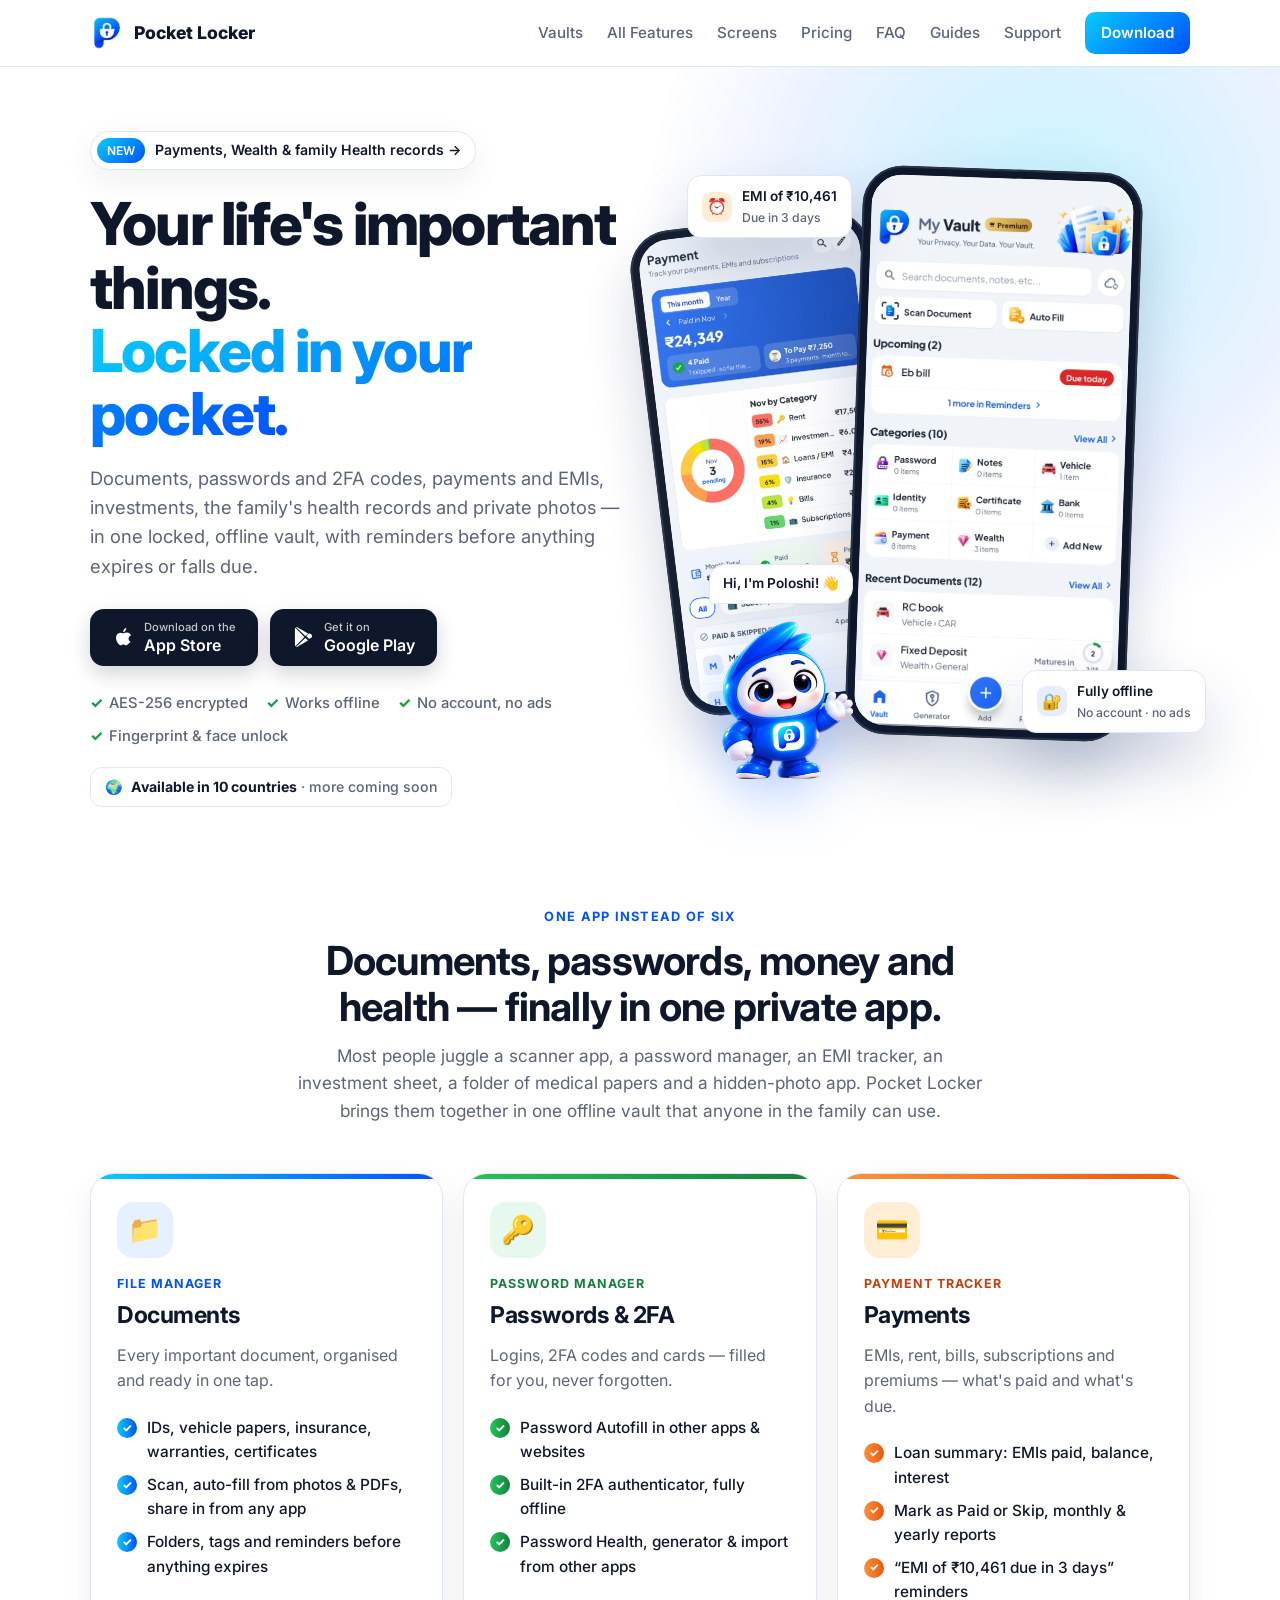
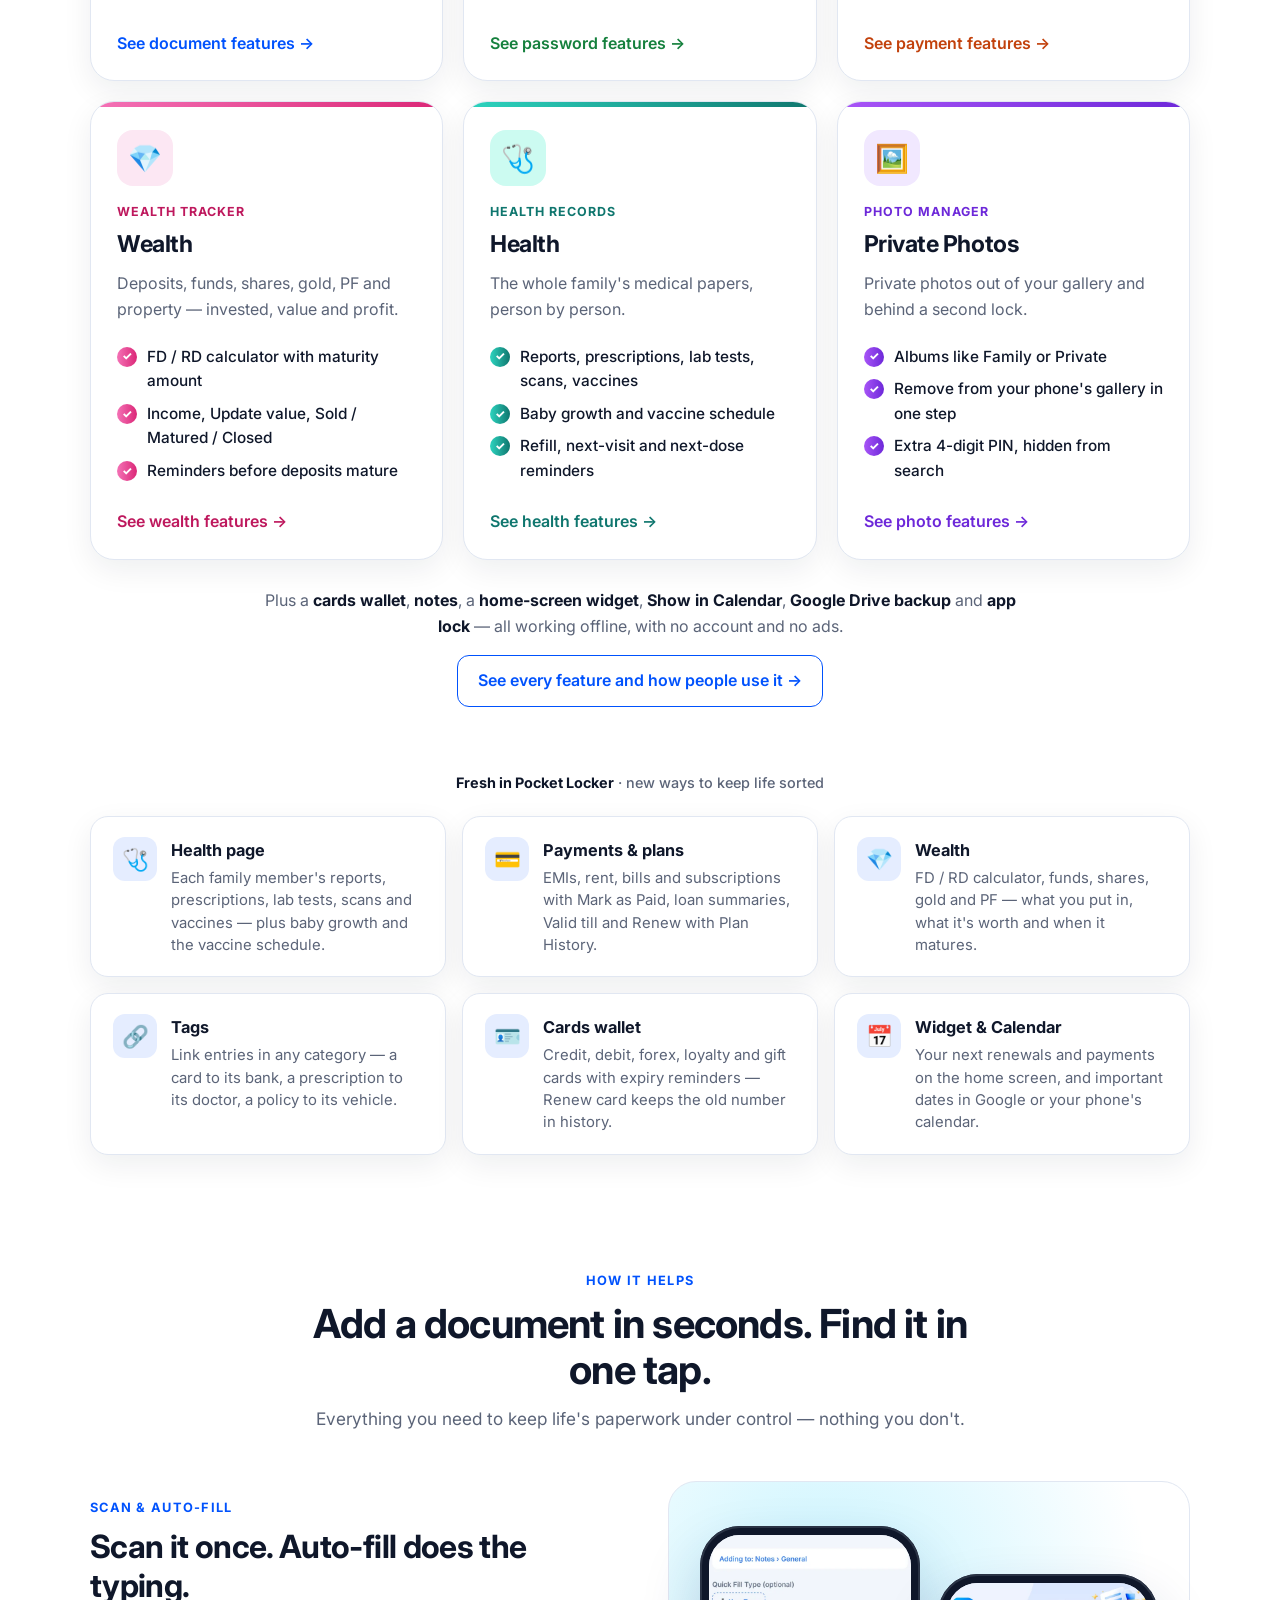
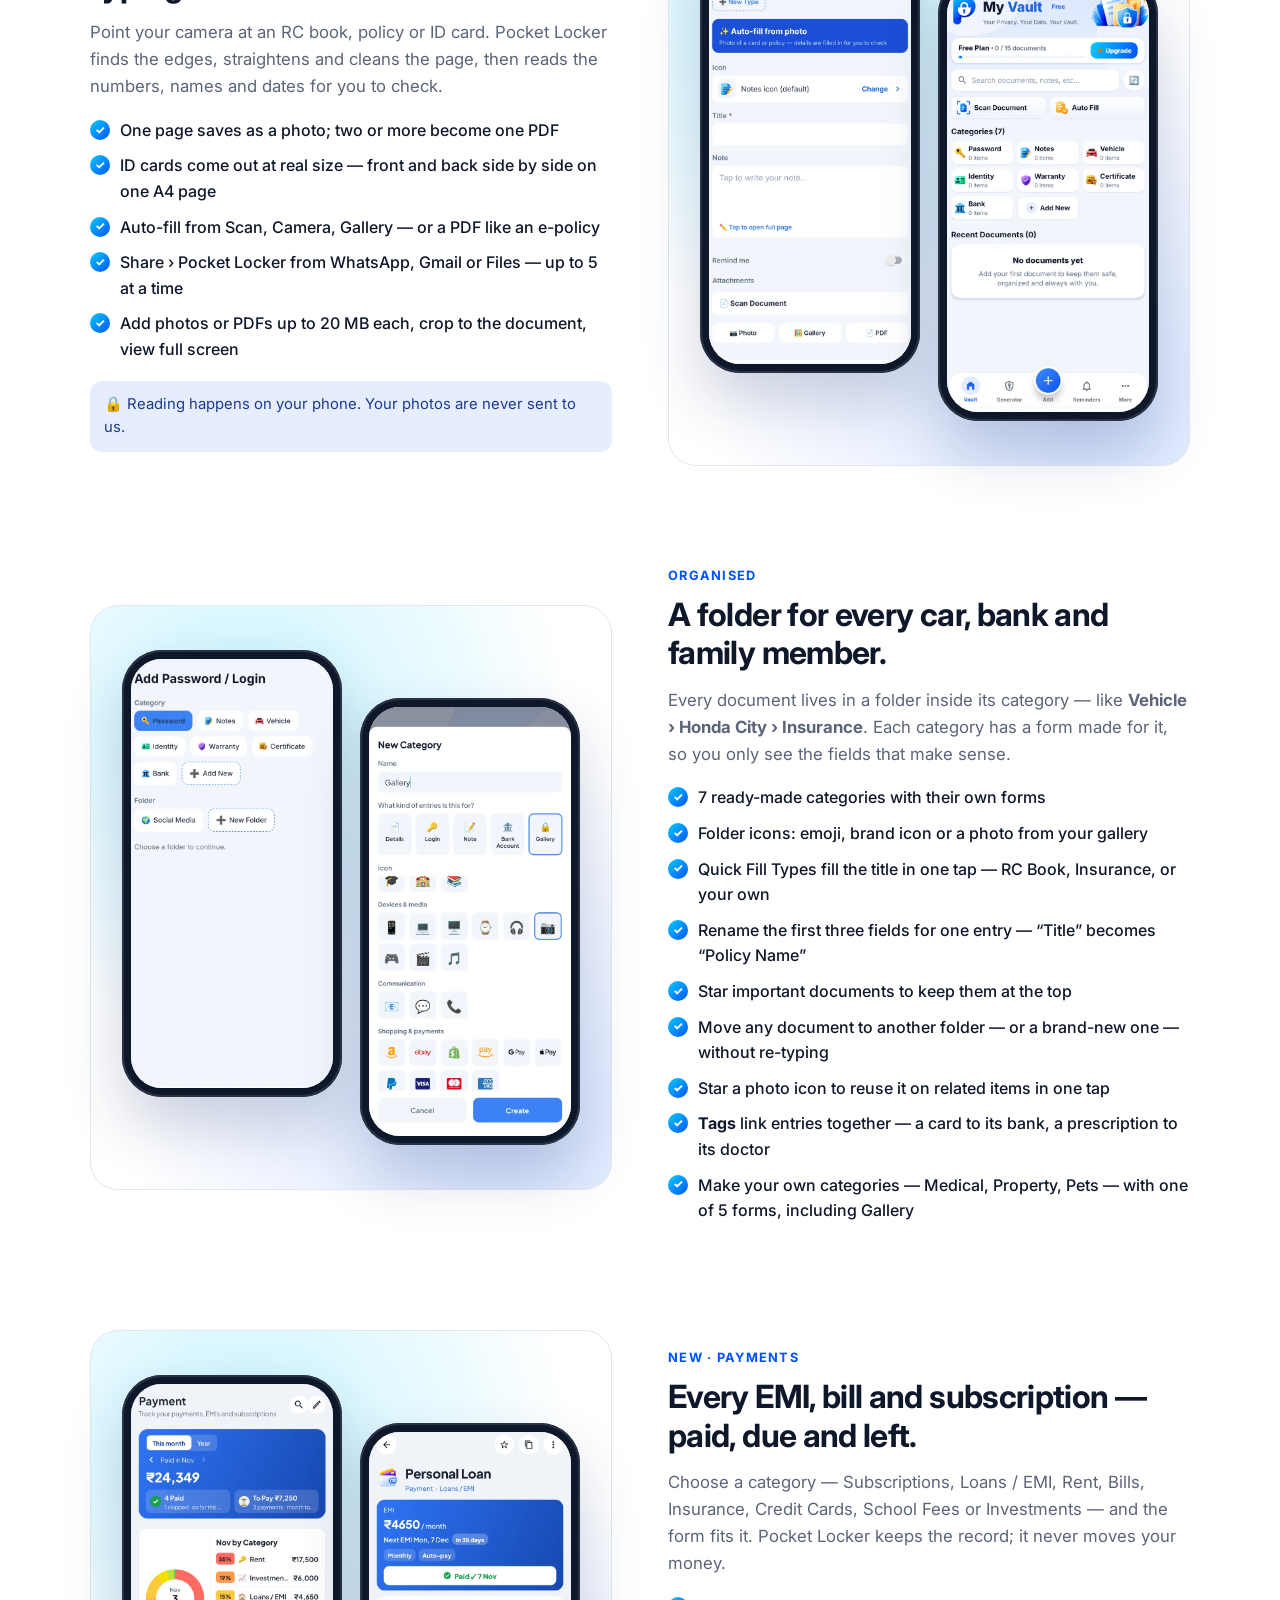
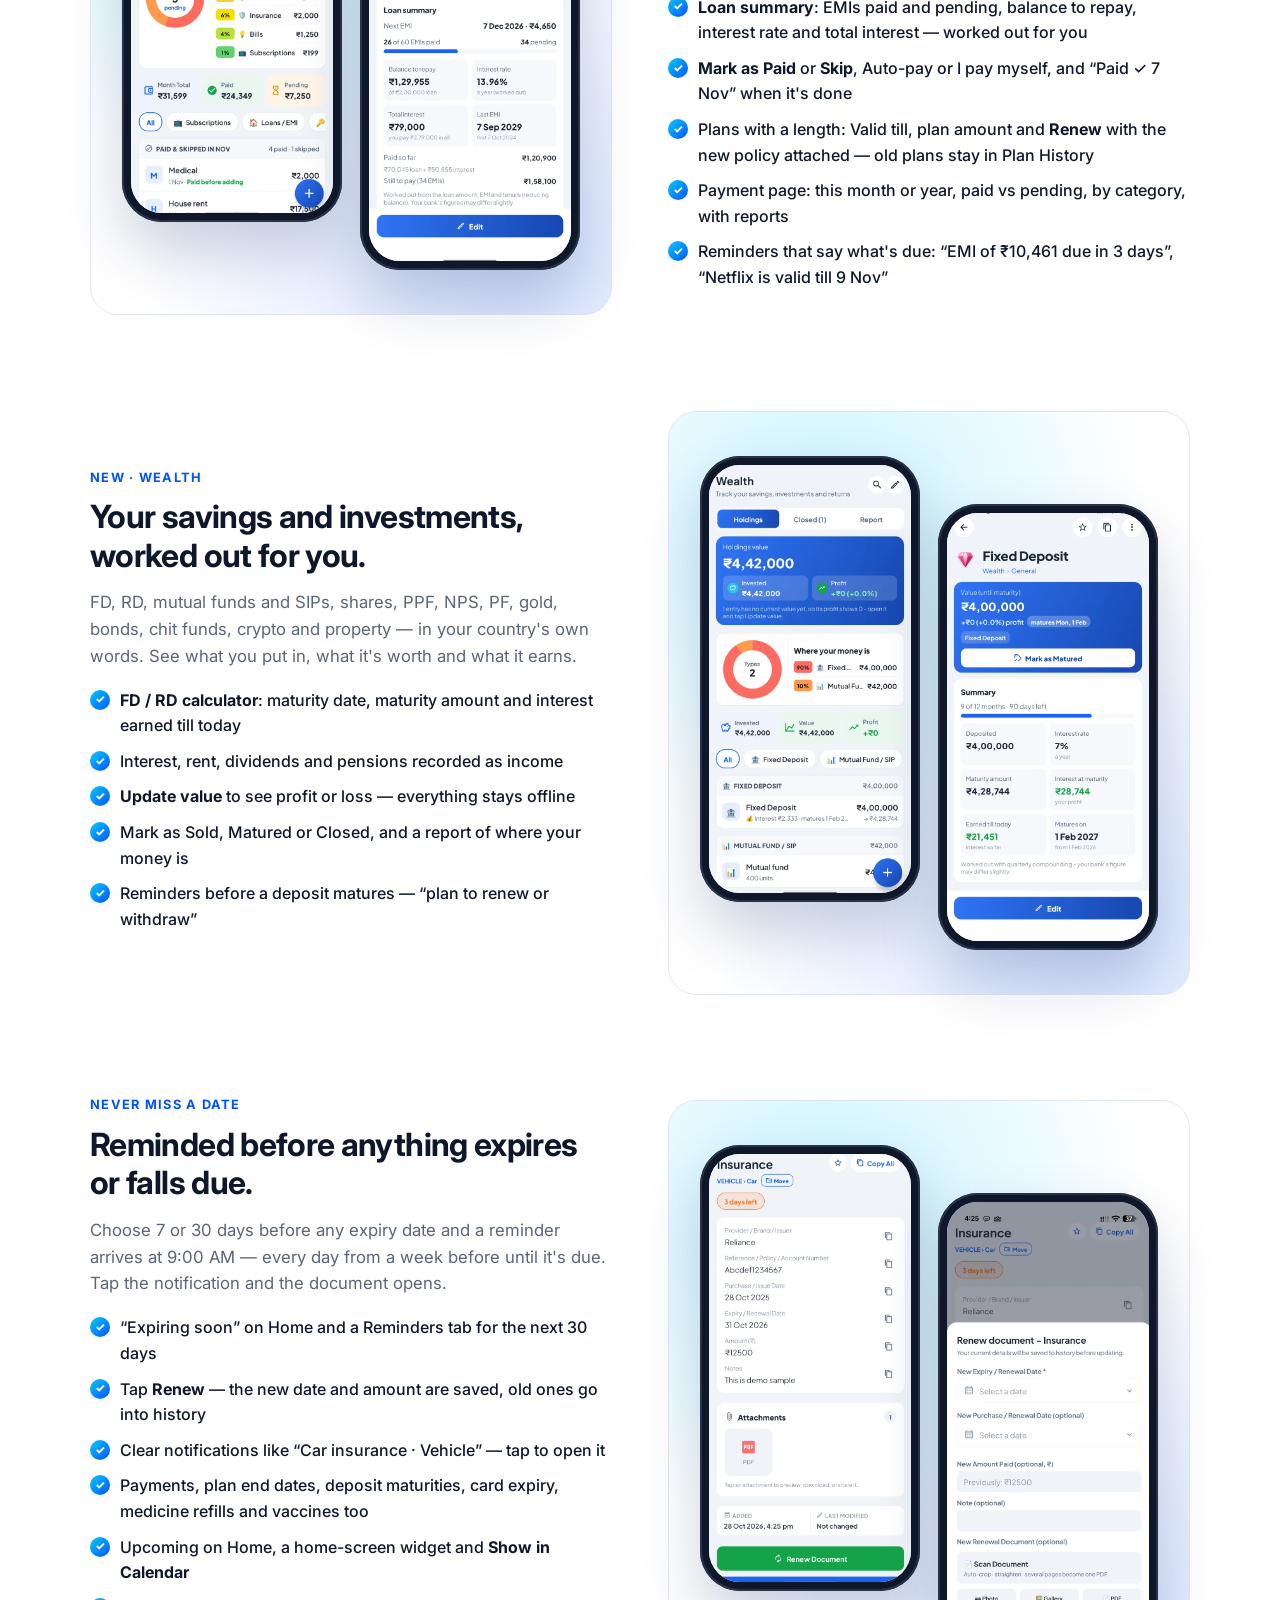
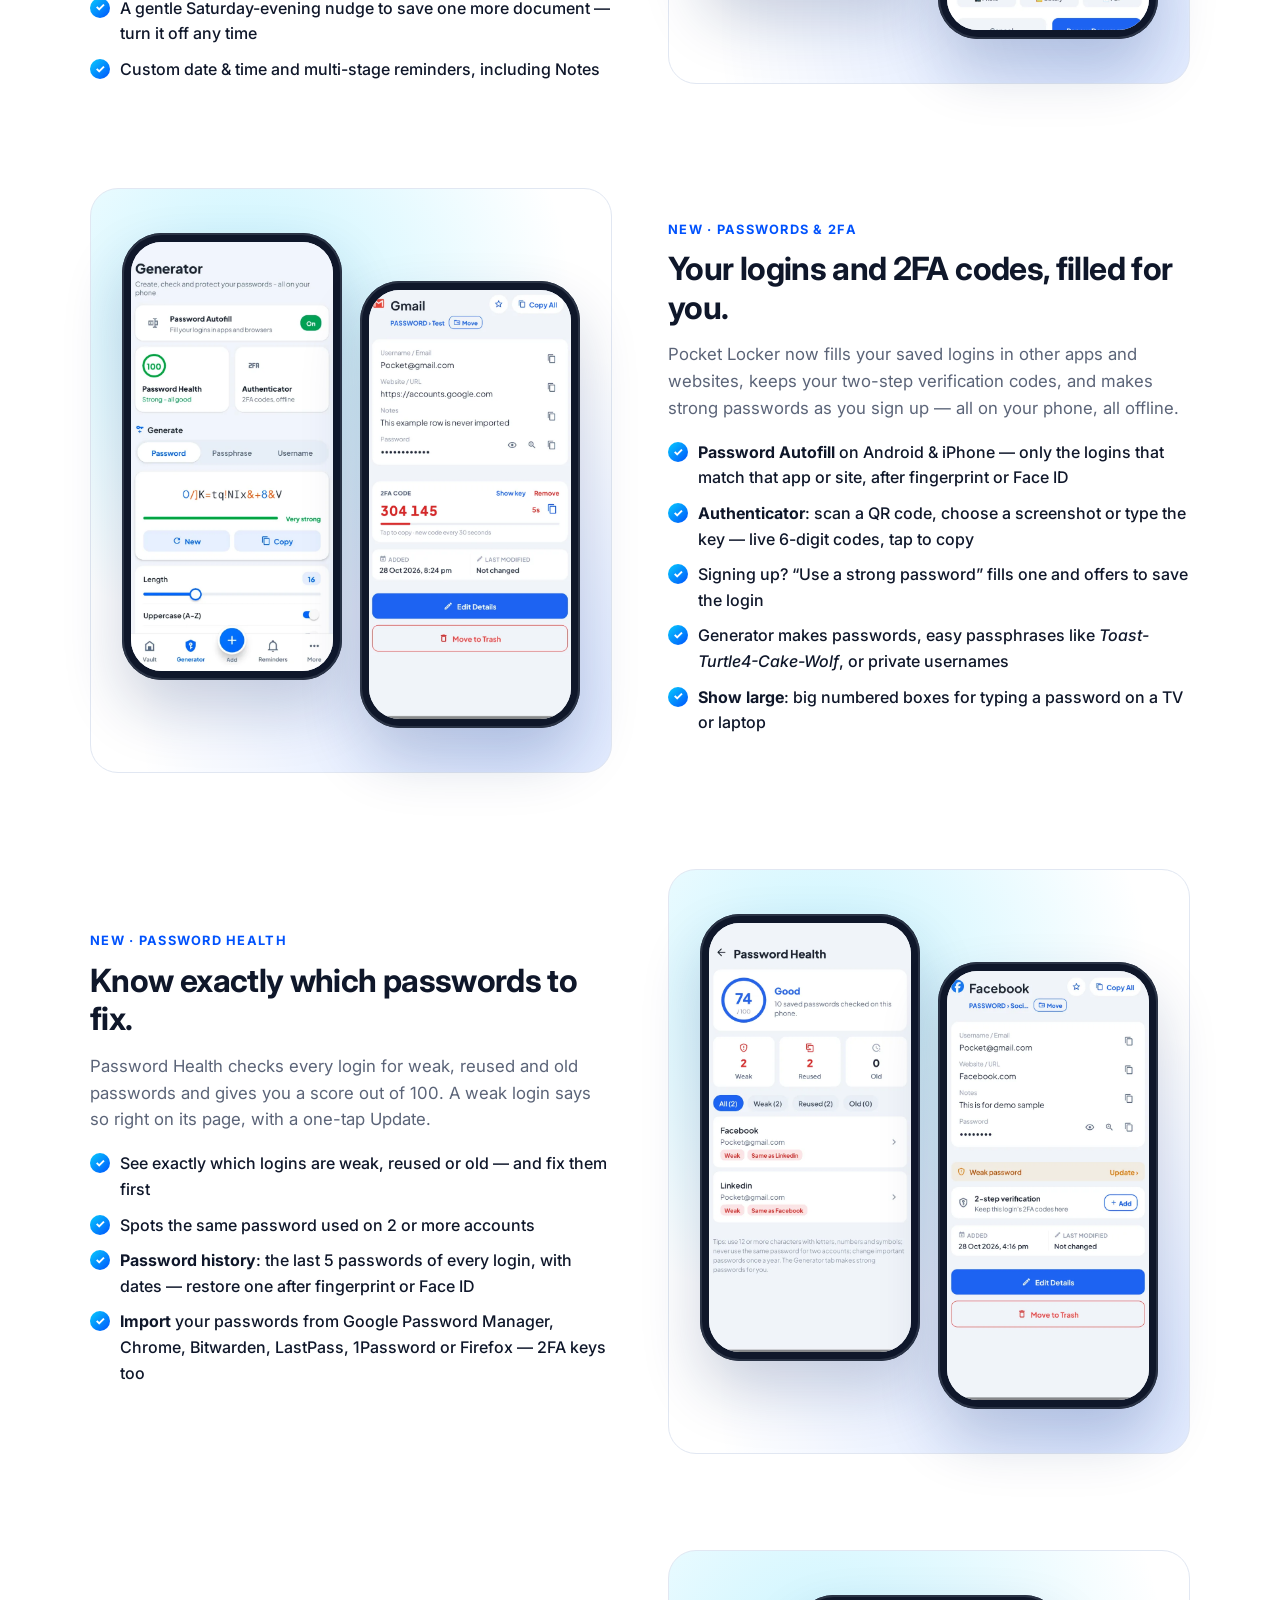
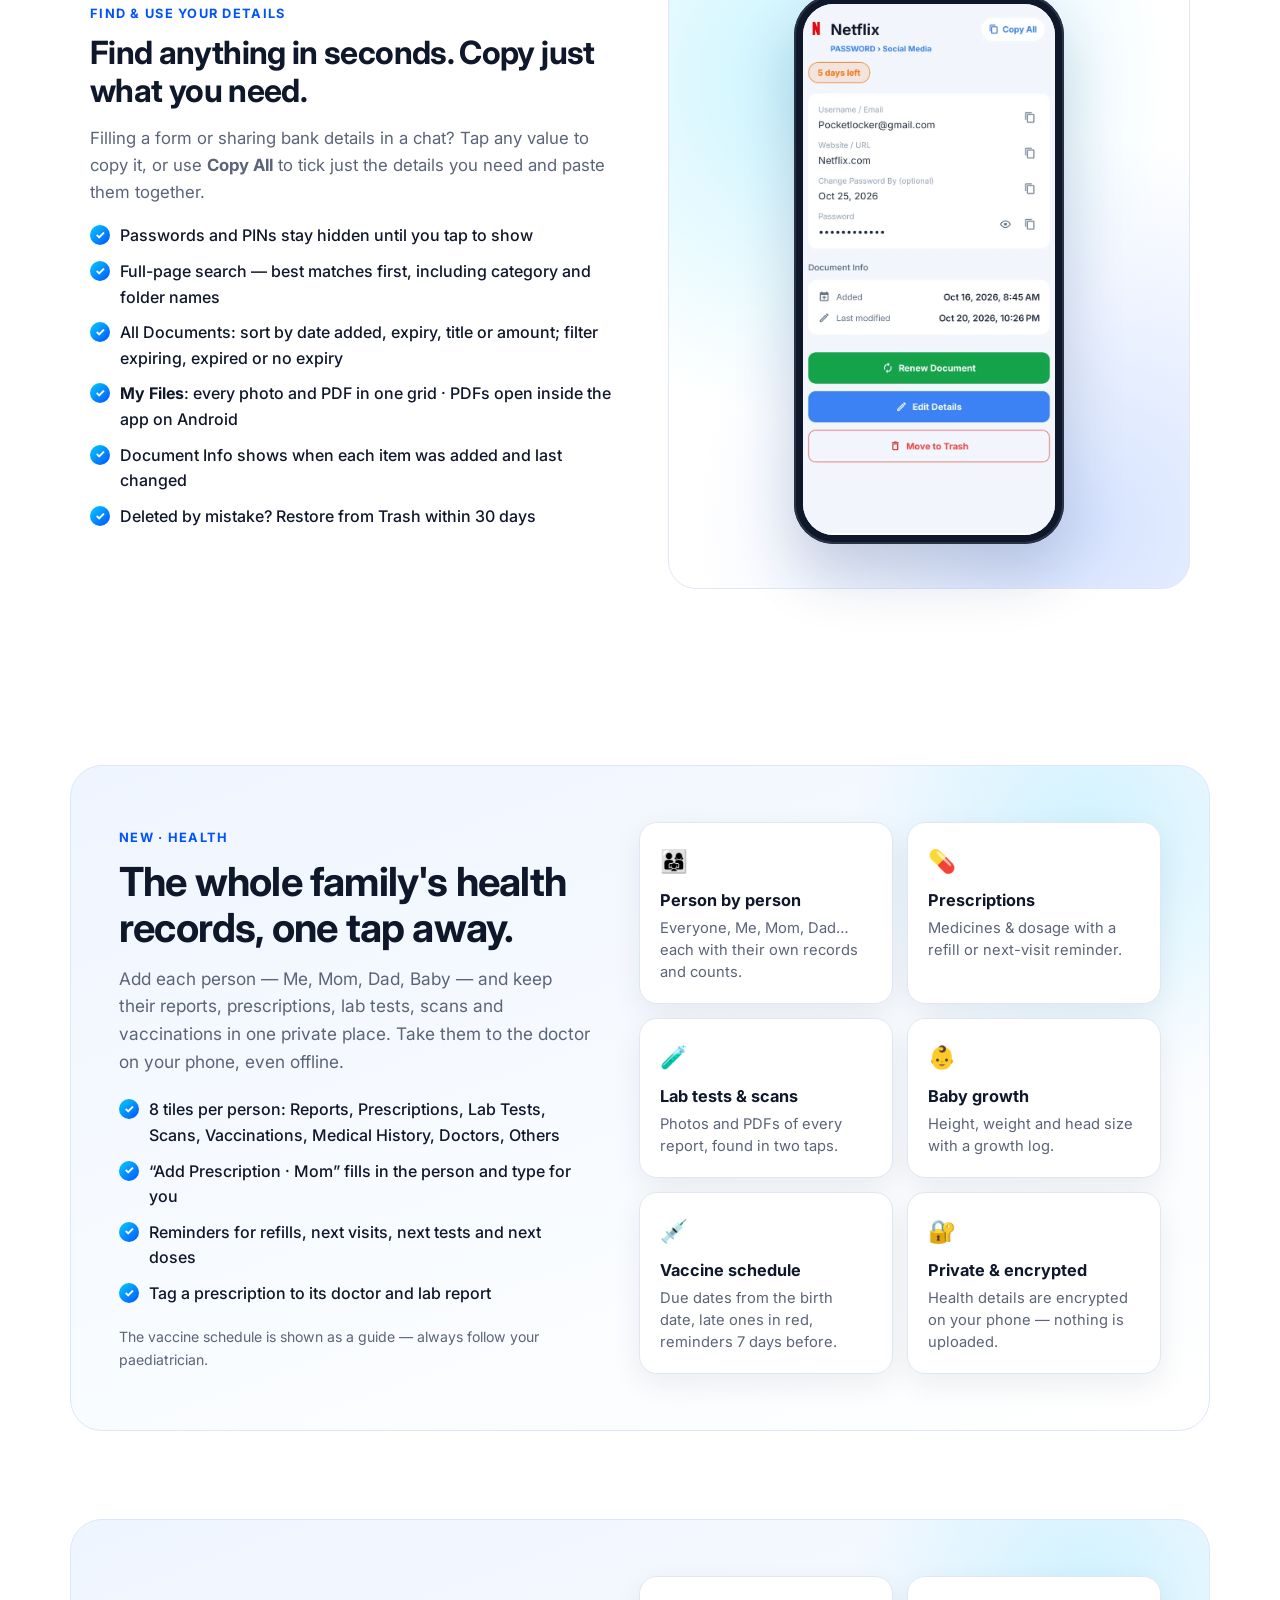
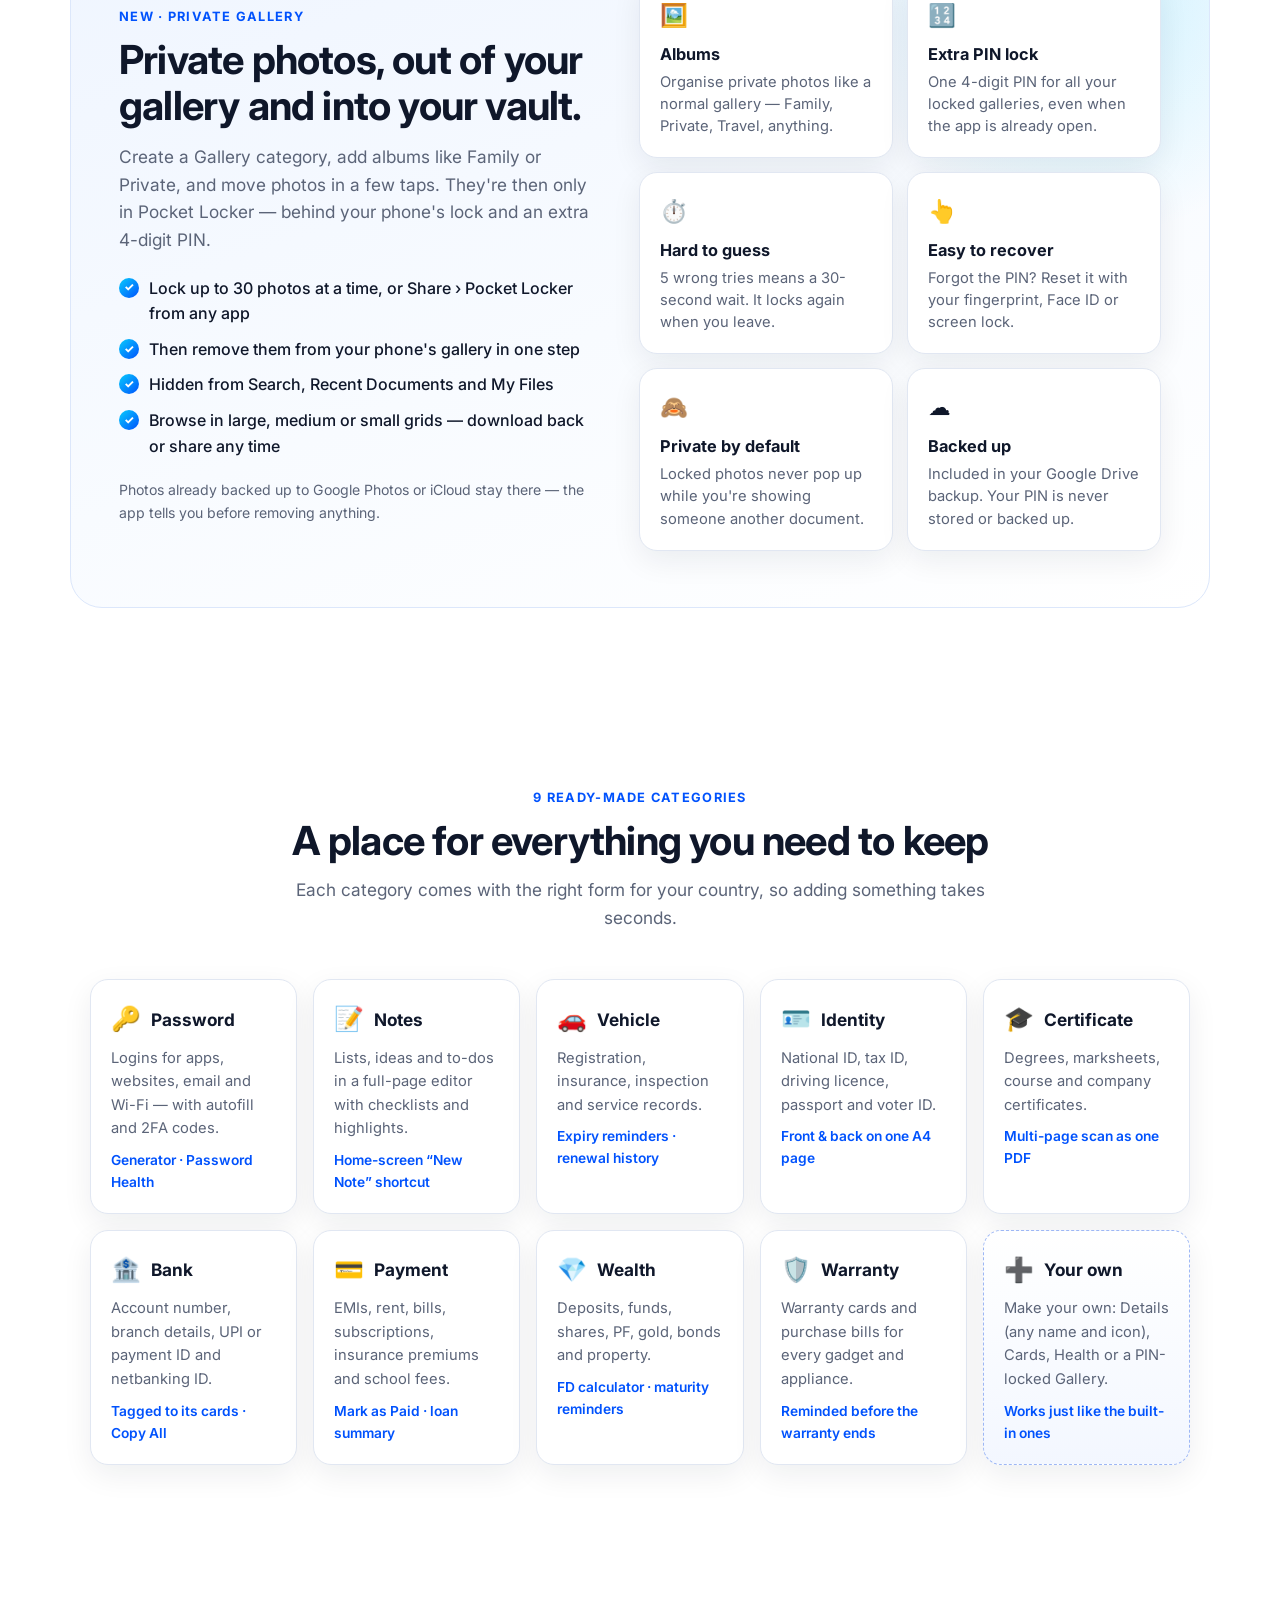
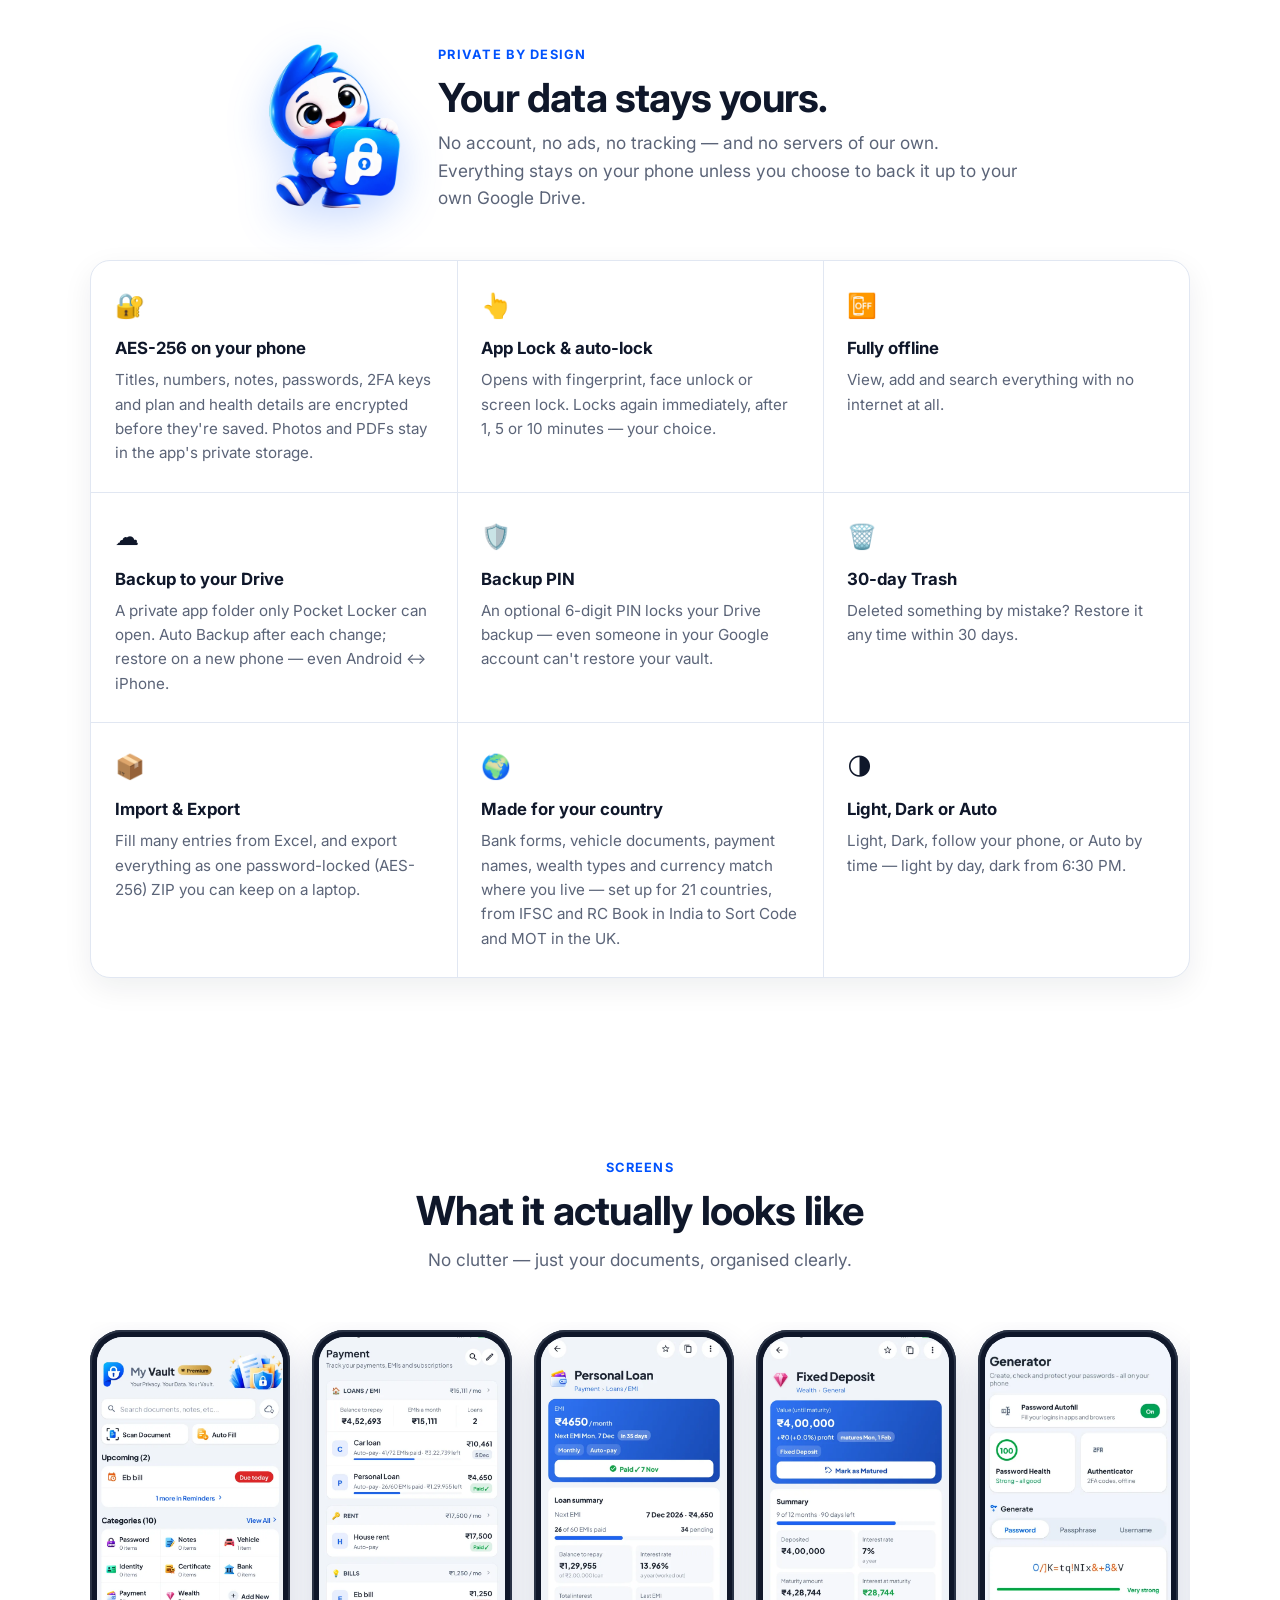
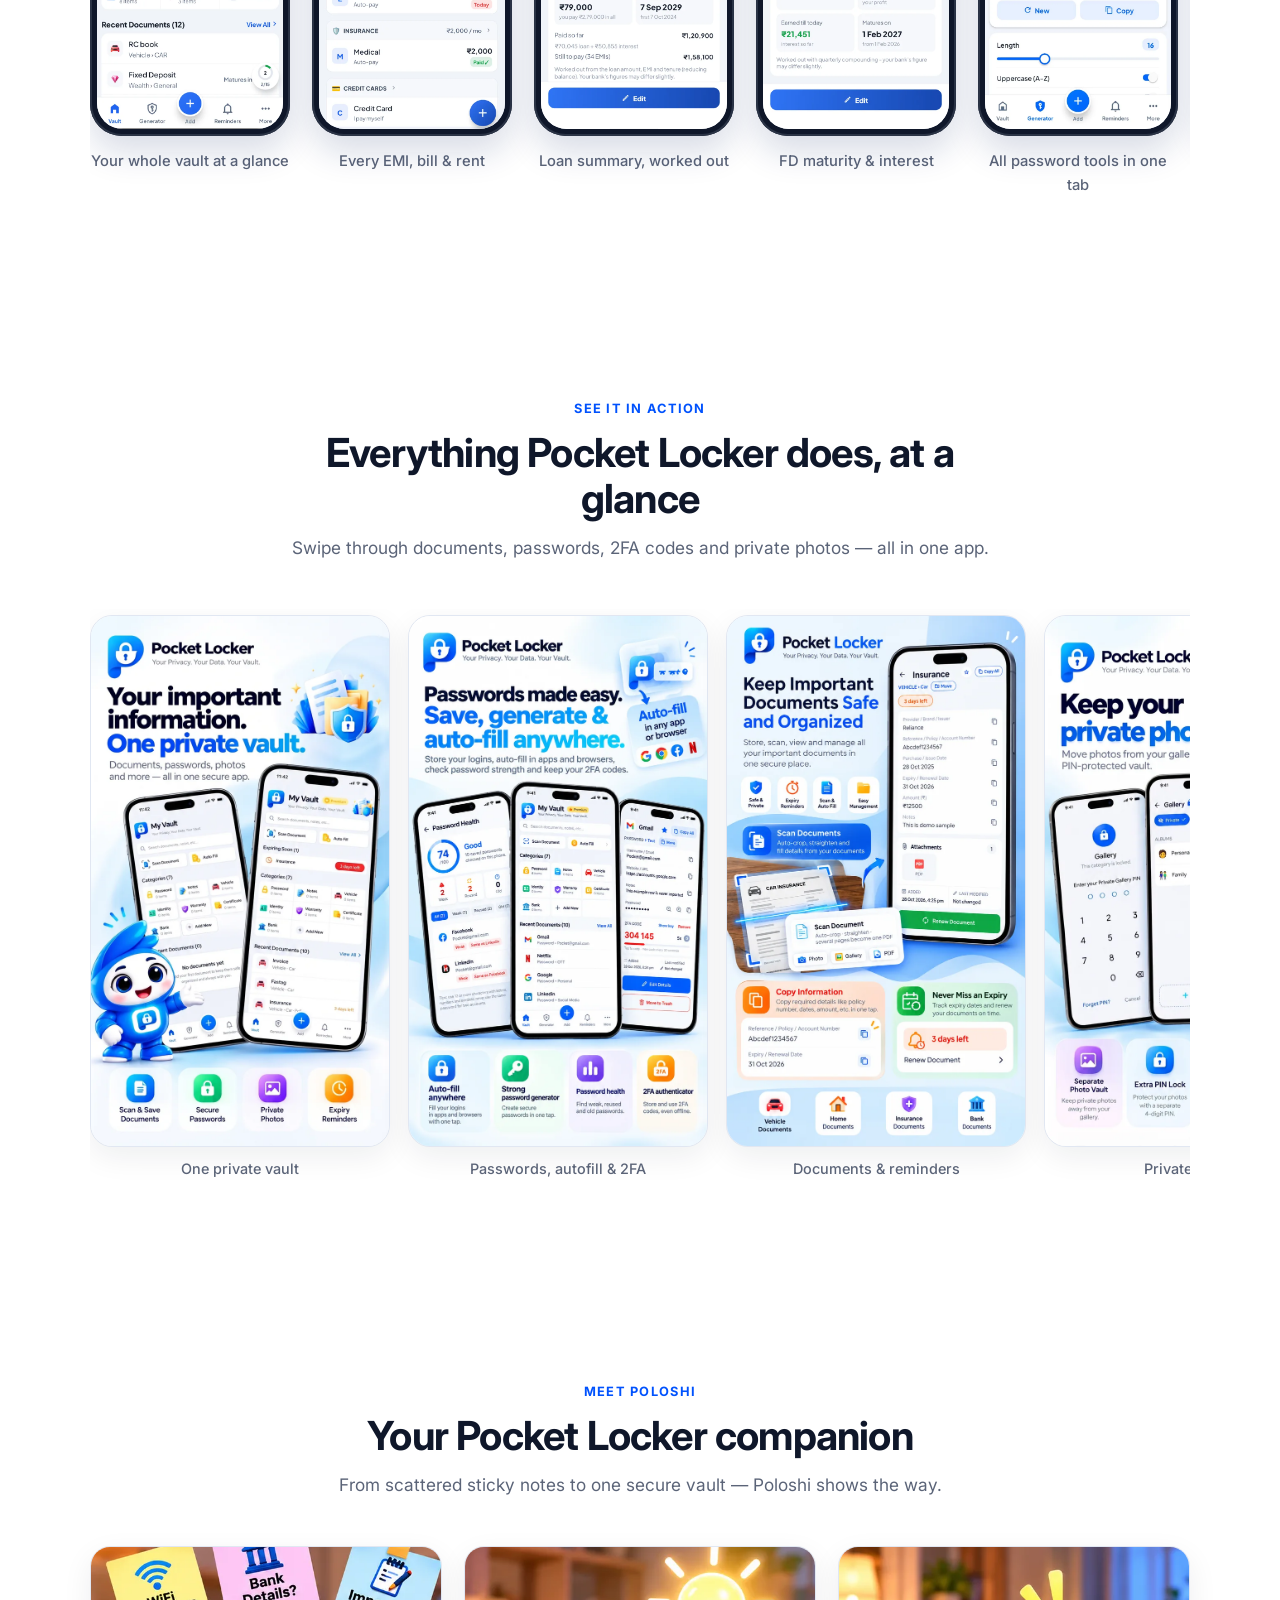
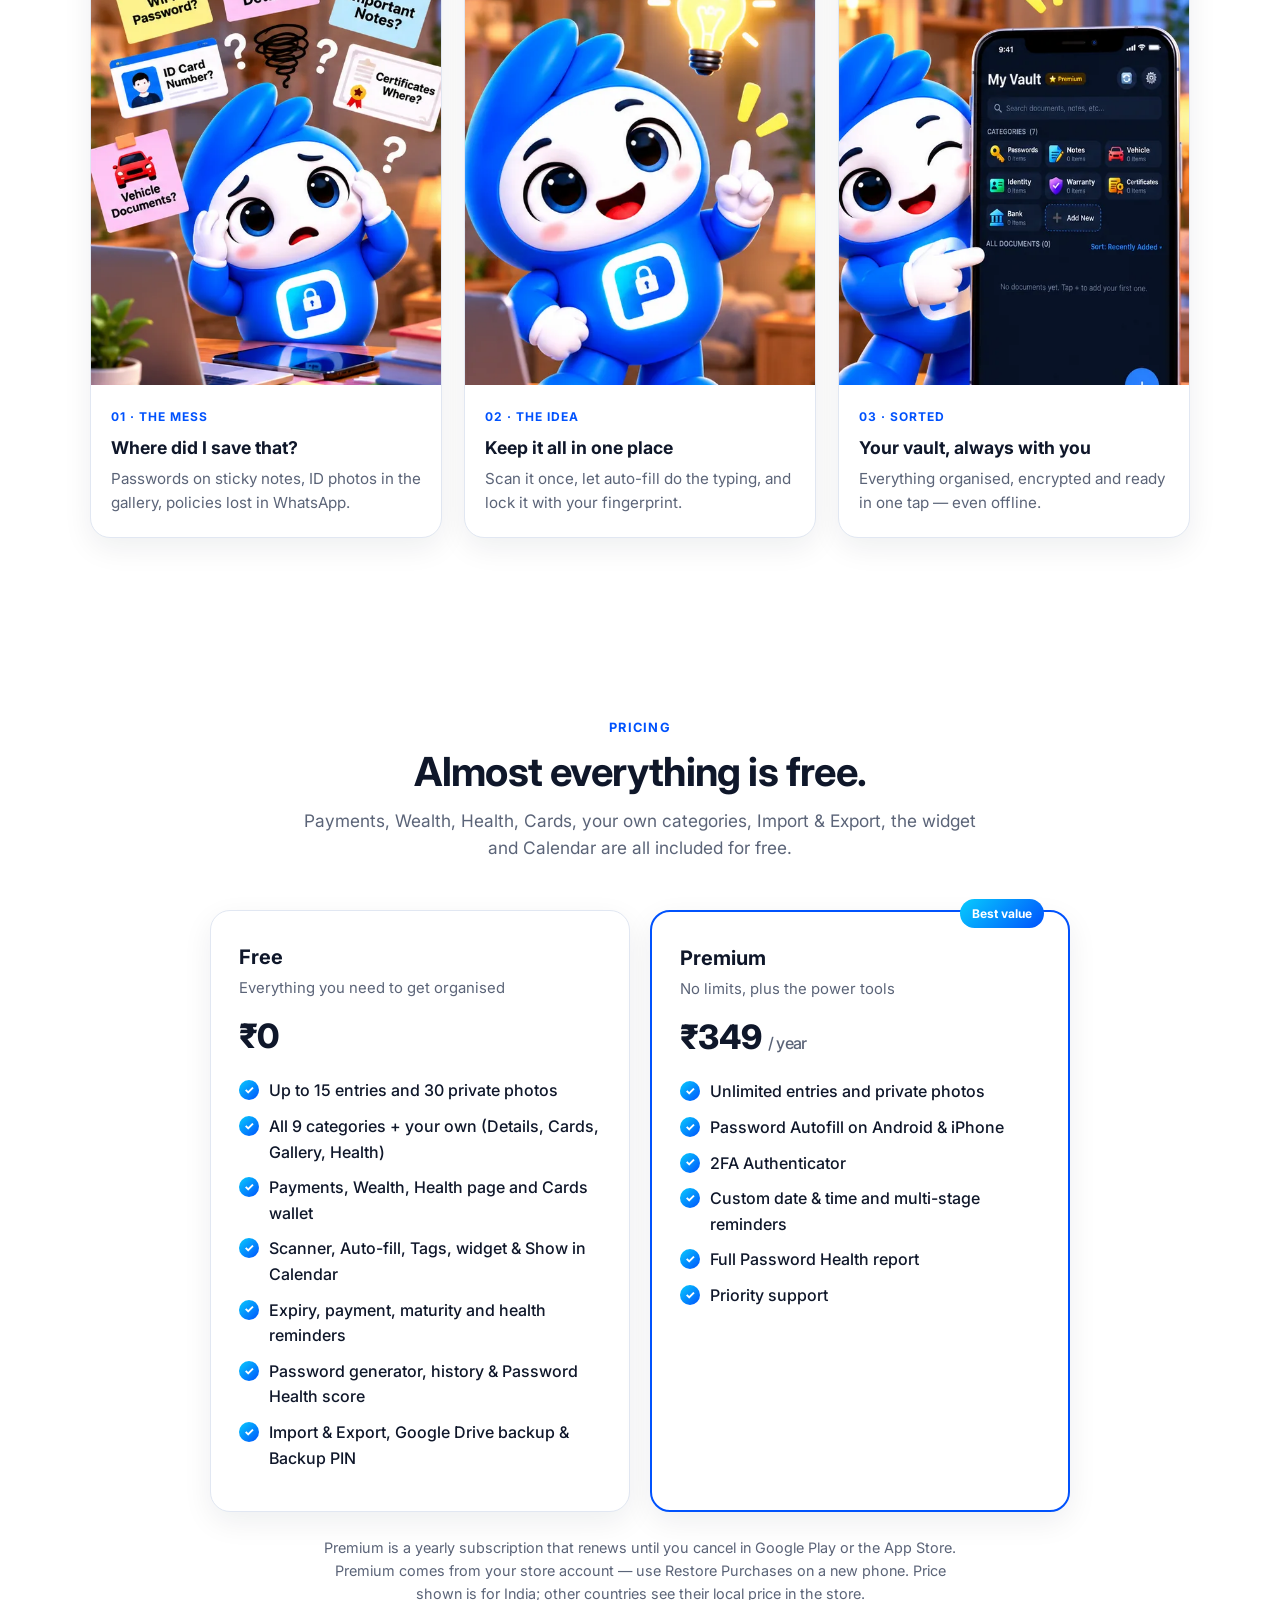
<file: index.html>
<!DOCTYPE html>
<html lang="en">
<head>
<meta charset="UTF-8">
<meta name="viewport" content="width=device-width, initial-scale=1.0">
<title>Pocket Locker — Documents, Passwords, Payments, Wealth &amp; Health in One Private Vault</title>
<meta name="description" content="Pocket Locker keeps your documents, passwords and 2FA codes, payments and EMIs, investments, the family's health records and private photos in one locked, offline vault — with reminders before anything expires or falls due. No account, no ads. Free on Android and iPhone.">
<link rel="canonical" href="https://pocketlocker.app/">
<meta name="author" content="App4We (https://app4we.com)">
<meta name="theme-color" content="#0052FD">
<meta property="og:type" content="website">
<meta property="og:site_name" content="Pocket Locker">
<meta property="og:title" content="Pocket Locker — Your whole life admin in one private vault">
<meta property="og:description" content="Documents, passwords, payments, wealth, health records and private photos — one locked, offline vault with reminders.">
<meta property="og:url" content="https://pocketlocker.app/">
<meta property="og:image" content="https://pocketlocker.app/poster-pocketlocker.webp">
<meta name="twitter:card" content="summary_large_image">
<link rel="icon" href="logo.png">
<link rel="apple-touch-icon" href="logo.png">
<link rel="preconnect" href="https://fonts.googleapis.com">
<link rel="preconnect" href="https://fonts.gstatic.com" crossorigin>
<link href="https://fonts.googleapis.com/css2?family=Inter:wght@400;500;600;700;800&display=swap" rel="stylesheet">
<link rel="preload" as="image" href="images/ui-home-v3.webp">

<script type="application/ld+json">
{
  "@context": "https://schema.org",
  "@type": "SoftwareApplication",
  "name": "Pocket Locker",
  "operatingSystem": "Android, iOS",
  "applicationCategory": "UtilitiesApplication",
  "alternateName": "Pocket Locker – File, Password & Photo Vault",
  "description": "Document vault, password manager with autofill and 2FA, payment and EMI tracker, wealth tracker, family health records and private photo vault in one offline app. Private vault for documents, IDs, passwords, bank details, notes and private photos. Scan, auto-fill from photos and PDFs, expiry reminders, password generator and a PIN-locked Private Gallery. AES-256 encrypted on your phone, no account, no ads.",
  "countriesSupported": ["IN","GB","US","CA","AU","NZ","SG","AE","SA","QA"],
  "url": "https://pocketlocker.app/",
  "image": "https://pocketlocker.app/poster-pocketlocker.webp",
  "offers": [
    { "@type": "Offer", "name": "Free", "price": "0", "priceCurrency": "INR" },
    { "@type": "Offer", "name": "Premium (yearly)", "price": "349", "priceCurrency": "INR" }
  ],
  "publisher": { "@type": "Organization", "name": "App4We", "url": "https://app4we.com" },
  "downloadUrl": [
    "https://play.google.com/store/apps/details?id=com.app4me.pocketlocker",
    "https://apps.apple.com/in/app/pocket-locker-private-vault/id6813628223"
  ]
}
</script>

<style>
  :root {
    --bg: #FFFFFF;
    --bg-alt: #FFFFFF;
    --card: #FFFFFF;
    --text: #0F172A;
    --muted: #5B6478;
    --border: #E1E7F2;
    --blue: #0052FD;
    --blue-soft: #E5EDFF;
    --cyan: #07CCFD;
    --grad: linear-gradient(135deg, #07CCFD 0%, #0052FD 100%);
    --green: #16A34A;
    --orange: #EA580C;
    --radius: 20px;
    --shadow: 0 10px 30px rgba(15, 23, 42, 0.07);
    --shadow-lg: 0 30px 60px rgba(15, 40, 100, 0.20);
  }
  * { box-sizing: border-box; }
  html { scroll-behavior: smooth; scroll-padding-top: 76px; }
  body {
    margin: 0;
    font-family: 'Inter', system-ui, -apple-system, 'Segoe UI', Roboto, sans-serif;
    background: var(--bg);
    color: var(--text);
    line-height: 1.6;
    -webkit-font-smoothing: antialiased;
    overflow-x: hidden;
  }
  img { max-width: 100%; height: auto; display: block; }
  a { color: var(--blue); }
  .wrap { max-width: 1140px; margin: 0 auto; padding: 0 20px; }
  .skip { position: absolute; left: -999px; }
  .skip:focus { left: 16px; top: 12px; z-index: 100; background: #fff; padding: 8px 12px; border-radius: 8px; }

  /* ---------- Header ---------- */
  .site-header {
    position: sticky; top: 0; z-index: 50;
    background: rgba(255, 255, 255, 0.9);
    backdrop-filter: saturate(180%) blur(12px);
    -webkit-backdrop-filter: saturate(180%) blur(12px);
    border-bottom: 1px solid var(--border);
  }
  .site-header .wrap { display: flex; align-items: center; justify-content: space-between; height: 66px; gap: 16px; }
  .brand { display: flex; align-items: center; gap: 10px; font-weight: 800; font-size: 1.1rem; color: var(--text); text-decoration: none; }
  .brand img { width: 34px; height: 34px; border-radius: 9px; }
  .nav { display: flex; align-items: center; gap: 24px; }
  .nav a { color: var(--muted); text-decoration: none; font-weight: 500; font-size: 0.95rem; }
  .nav a:hover { color: var(--text); }
  .nav .nav-cta { color: #fff; background: var(--grad); padding: 9px 16px; border-radius: 10px; font-weight: 600; }
  .nav .nav-cta:hover { color: #fff; opacity: 0.92; }
  @media (max-width: 860px) { .nav a:not(.nav-cta) { display: none; } }

  /* ---------- Buttons ---------- */
  .btn-row { display: flex; flex-wrap: wrap; gap: 12px; align-items: center; }
  .btn {
    display: inline-flex; align-items: center; gap: 10px;
    padding: 13px 22px; border-radius: 14px;
    font-weight: 600; font-size: 1rem; text-decoration: none; line-height: 1;
    transition: transform 0.15s ease, box-shadow 0.15s ease;
  }
  .btn svg { width: 22px; height: 22px; flex-shrink: 0; }
  .btn-dark { background: #0F172A; color: #fff; box-shadow: 0 8px 20px rgba(15, 23, 42, 0.18); }
  .btn-dark:hover { transform: translateY(-2px); }
  .btn small { display: block; font-size: 0.7rem; font-weight: 500; opacity: 0.75; margin-bottom: 3px; }
  .btn .stack { display: flex; flex-direction: column; }

  /* ---------- Phone frame ---------- */
  .phone {
    position: relative; width: 100%; max-width: 270px; margin: 0 auto;
    aspect-ratio: 640 / 1300;
    border-radius: 40px; padding: 9px;
    background: #0F172A;
    box-shadow: var(--shadow-lg), inset 0 0 0 2px #2A3345;
  }
  .phone img {
    width: 100%; height: 100%; object-fit: cover; object-position: top;
    border-radius: 31px; background: #EEF3FC;
  }

  /* ---------- Hero ---------- */
  .hero { position: relative; overflow: hidden; padding: 64px 0 72px; }
  .hero::before {
    content: ""; position: absolute; top: -260px; right: -180px; width: 820px; height: 820px;
    background: radial-gradient(circle, rgba(7, 204, 253, 0.24), rgba(0, 82, 253, 0.08) 45%, transparent 70%);
    pointer-events: none;
  }
  .hero .wrap { display: grid; grid-template-columns: 1.05fr 0.95fr; gap: 40px; align-items: center; position: relative; }
  @media (max-width: 920px) { .hero .wrap { grid-template-columns: 1fr; gap: 56px; } .hero { padding-top: 40px; } }
  .new-pill {
    display: inline-flex; align-items: center; gap: 10px;
    background: var(--card); border: 1px solid var(--border); border-radius: 999px;
    padding: 6px 14px 6px 6px; font-size: 0.88rem; font-weight: 600; color: var(--text);
    text-decoration: none; box-shadow: var(--shadow); max-width: 100%;
  }
  .new-pill .tag { background: var(--grad); color: #fff; border-radius: 999px; padding: 3px 10px; font-size: 0.75rem; flex-shrink: 0; }
  .new-pill:hover { border-color: var(--blue); }
  .hero h1 { font-size: clamp(2.3rem, 5.2vw, 3.7rem); line-height: 1.07; letter-spacing: -0.03em; margin: 22px 0 18px; font-weight: 800; }
  .grad-text { background: var(--grad); -webkit-background-clip: text; background-clip: text; color: transparent; }
  .hero .lede { font-size: 1.15rem; color: var(--muted); max-width: 545px; margin: 0 0 28px; }
  .trust { display: flex; flex-wrap: wrap; gap: 10px 18px; margin-top: 26px; color: var(--muted); font-size: 0.92rem; font-weight: 500; }
  .trust span { display: inline-flex; align-items: center; gap: 6px; }
  .trust span::before { content: "✓"; color: var(--green); font-weight: 800; }

  .hero-visual { position: relative; height: 600px; }
  .hero-visual .phone { position: absolute; }
  .hero-visual .ph-front { width: 280px; max-width: none; left: 50%; top: 0; transform: translateX(-30%) rotate(2deg); z-index: 2; }
  .hero-visual .ph-back { width: 240px; max-width: none; left: 50%; top: 50px; transform: translateX(-118%) rotate(-7deg); z-index: 1; opacity: 0.97; }
  .float-chip {
    position: absolute; z-index: 4; display: flex; align-items: center; gap: 10px;
    background: var(--card); border: 1px solid var(--border); border-radius: 14px; box-shadow: var(--shadow-lg);
    padding: 10px 14px; font-size: 0.85rem; font-weight: 600; white-space: nowrap;
  }
  .float-chip .dot { width: 30px; height: 30px; border-radius: 9px; display: grid; place-items: center; font-size: 1rem; }
  .float-chip small { display: block; color: var(--muted); font-weight: 500; font-size: 0.76rem; }
  .chip-expiry { left: 0; top: 6px; }
  .chip-expiry .dot { background: #FFEDD5; }
  .chip-enc { right: -16px; bottom: 36px; }
  .chip-enc .dot { background: var(--blue-soft); }
  .hero-poloshi {
    position: absolute; left: 0; bottom: -10px; width: 170px; z-index: 3;
    filter: drop-shadow(0 18px 28px rgba(0, 82, 253, 0.28));
    animation: bob 4s ease-in-out infinite;
  }
  .hero-poloshi img { animation: wave 3.2s ease-in-out infinite; transform-origin: 50% 90%; }
  .speech {
    position: absolute; left: 22px; bottom: 165px; z-index: 4;
    background: var(--card); border: 1px solid var(--border); box-shadow: var(--shadow);
    padding: 8px 13px; border-radius: 16px 16px 16px 4px; font-size: 0.85rem; font-weight: 600; white-space: nowrap;
  }
  @media (max-width: 920px) {
    .hero-visual { height: 520px; max-width: 460px; margin: 0 auto; width: 100%; }
    .hero-visual .ph-front { width: 240px; }
    .hero-visual .ph-back { width: 205px; }
  }
  @media (max-width: 520px) {
    .hero-visual { height: 470px; }
    .hero-visual .ph-front { width: 215px; transform: translateX(-38%) rotate(2deg); }
    .hero-visual .ph-back { display: none; }
    .chip-expiry { top: -14px; left: auto; right: -4px; }
    .chip-enc { display: none; }
    .hero-poloshi { width: 120px; left: -6px; bottom: -6px; }
    .speech { left: 0; bottom: 118px; font-size: 0.78rem; }
  }

  /* ---------- Sections ---------- */
  section { padding: 88px 0; }
  .alt { background: var(--bg-alt); }
  .eyebrow { display: inline-block; font-size: 0.8rem; font-weight: 700; letter-spacing: 0.1em; text-transform: uppercase; color: var(--blue); margin-bottom: 10px; }
  .section-head { text-align: center; max-width: 700px; margin: 0 auto 48px; }
  .section-head h2 { font-size: clamp(1.8rem, 3.6vw, 2.5rem); line-height: 1.15; letter-spacing: -0.02em; margin: 0 0 12px; }
  .section-head p { color: var(--muted); font-size: 1.08rem; margin: 0; }
  .badge { display: inline-block; vertical-align: middle; font-size: 0.7rem; font-weight: 700; border-radius: 999px; padding: 2px 9px; letter-spacing: 0.04em; margin-left: 8px; }
  .badge-free { color: var(--green); border: 1.5px solid rgba(22, 163, 74, 0.5); }
  .badge-pro { color: #B45309; background: #FEF3C7; border: 1.5px solid #FCD34D; }
  .badge-new { color: #fff; background: var(--grad); }

  /* ---------- What's new ---------- */
  .whatsnew { padding: 0 0 24px; margin-top: -24px; }
  .new-grid {
    display: grid; grid-template-columns: repeat(3, 1fr); gap: 16px;
  }
  @media (max-width: 860px) { .new-grid { grid-template-columns: 1fr 1fr; } }
  @media (max-width: 540px) { .new-grid { grid-template-columns: 1fr; } }
  .new-card { background: var(--card); border: 1px solid var(--border); border-radius: 18px; padding: 20px 22px; box-shadow: var(--shadow); display: flex; gap: 14px; align-items: flex-start; }
  .new-card .ic { width: 44px; height: 44px; border-radius: 12px; background: var(--blue-soft); display: grid; place-items: center; font-size: 1.35rem; flex-shrink: 0; }
  .new-card h3 { margin: 0 0 4px; font-size: 1.02rem; }
  .new-card p { margin: 0; color: var(--muted); font-size: 0.93rem; line-height: 1.5; }
  .version-line { text-align: center; color: var(--muted); font-size: 0.9rem; margin: 0 0 22px; font-weight: 500; }
  .version-line b { color: var(--text); }
  .region-note { display: inline-flex; align-items: center; gap: 8px; margin-top: 18px; padding: 8px 14px; border-radius: 12px; background: var(--card); border: 1px solid var(--border); font-size: 0.88rem; color: var(--muted); font-weight: 500; }
  .in-flag { display: inline-block; width: 20px; height: 14px; border-radius: 3px; flex-shrink: 0; vertical-align: -2px; box-shadow: 0 0 0 1px rgba(15,23,42,0.12); background: radial-gradient(circle at 50% 50%, #0A3A8C 0 1.6px, transparent 2px), linear-gradient(#FF9933 0 33.3%, #FFFFFF 33.3% 66.6%, #138808 66.6%); }
  .region-note b { color: var(--text); }
  .new-card .ic.pro { background: #FEF3C7; }

  /* ---------- Private Gallery ---------- */
  .pg-panel { position: relative; overflow: hidden; border-radius: 32px; padding: 56px 48px; background: linear-gradient(160deg, #EFF5FF 0%, #F8FBFF 55%, #FFFFFF 100%); border: 1px solid #DCE7FB; display: grid; grid-template-columns: 0.95fr 1.05fr; gap: 48px; align-items: center; }
  .pg-panel::before { content: ""; position: absolute; top: -180px; right: -140px; width: 520px; height: 520px; background: radial-gradient(circle, rgba(7, 204, 253, 0.16), transparent 65%); pointer-events: none; }
  .pg-panel > * { position: relative; }
  @media (max-width: 900px) { .pg-panel { grid-template-columns: 1fr; gap: 32px; padding: 36px 22px; border-radius: 24px; } }
  .pg h2 { font-size: clamp(1.8rem, 3.6vw, 2.5rem); line-height: 1.15; letter-spacing: -0.02em; margin: 0 0 14px; }
  .pg p.lead { color: var(--muted); font-size: 1.08rem; margin: 0 0 22px; }
  .pg .fine { color: var(--muted); font-size: 0.88rem; margin: 20px 0 0; }
  .pg-grid { display: grid; grid-template-columns: 1fr 1fr; gap: 14px; }
  @media (max-width: 480px) { .pg-grid { grid-template-columns: 1fr; } }
  .pg-card { background: var(--card); border: 1px solid var(--border); border-radius: 18px; padding: 20px; box-shadow: var(--shadow); }
  .pg-card .ic { font-size: 1.4rem; }
  .pg-card h3 { margin: 8px 0 4px; font-size: 1.02rem; }
  .pg-card p { margin: 0; color: var(--muted); font-size: 0.92rem; line-height: 1.5; }

  /* ---------- Three vaults ---------- */
  .vaults-sec { padding-top: 24px; }
  .vaults { display: grid; grid-template-columns: repeat(3, 1fr); gap: 20px; }
  @media (max-width: 960px) { .vaults { grid-template-columns: 1fr; max-width: 560px; margin: 0 auto; } }
  .vault { position: relative; background: var(--card); border: 1px solid var(--border); border-radius: 24px; padding: 28px 26px 24px; box-shadow: var(--shadow); display: flex; flex-direction: column; overflow: hidden; }
  .vault::before { content: ""; position: absolute; inset: 0 0 auto 0; height: 5px; background: var(--vc); }
  .vault .v-ic { width: 56px; height: 56px; border-radius: 16px; display: grid; place-items: center; font-size: 1.7rem; background: var(--vbg); margin-bottom: 16px; }
  .vault .v-kicker { font-size: 0.78rem; font-weight: 700; letter-spacing: 0.08em; text-transform: uppercase; color: var(--vt); }
  .vault h3 { margin: 4px 0 8px; font-size: 1.45rem; letter-spacing: -0.02em; }
  .vault > p { margin: 0 0 14px; color: var(--muted); }
  .vault .ticks { margin-bottom: 18px; }
  .vault .ticks li { font-size: 0.96rem; margin: 8px 0; }
  .vault .ticks li::before { background: var(--vc); }
  .vault .v-link { margin-top: auto; font-weight: 600; text-decoration: none; color: var(--vt); }
  .vault .v-link:hover { text-decoration: underline; }
  .v-file { --vc: linear-gradient(90deg, #07CCFD, #0052FD); --vbg: #E6F0FF; --vt: #0052FD; }
  .v-pass { --vc: linear-gradient(90deg, #22C55E, #15803D); --vbg: #E7F8EE; --vt: #15803D; }
  .v-photo { --vc: linear-gradient(90deg, #A855F7, #6D28D9); --vbg: #F1E8FF; --vt: #6D28D9; }
  .v-pay { --vc: linear-gradient(90deg, #FB923C, #EA580C); --vbg: #FFEDD5; --vt: #C2410C; }
  .v-wealth { --vc: linear-gradient(90deg, #F472B6, #DB2777); --vbg: #FCE7F3; --vt: #BE185D; }
  .v-health { --vc: linear-gradient(90deg, #2DD4BF, #0F766E); --vbg: #CCFBF1; --vt: #0F766E; }
  @media (max-width: 960px) and (min-width: 641px) { .vaults { grid-template-columns: 1fr 1fr; max-width: none; } }
  .vaults-plus { text-align: center; margin: 28px auto 0; color: var(--muted); max-width: 760px; }
  .vaults-plus b { color: var(--text); }
  .btn-outline { display: inline-flex; align-items: center; gap: 8px; margin-top: 16px; padding: 12px 20px; border-radius: 12px; border: 1.5px solid var(--blue); color: var(--blue); font-weight: 600; text-decoration: none; }
  .btn-outline:hover { background: var(--blue-soft); }

  /* ---------- Feature rows ---------- */
  .feature-row { display: grid; grid-template-columns: 1fr 1fr; gap: 56px; align-items: center; margin-bottom: 96px; }
  .feature-row:last-child { margin-bottom: 0; }
  .feature-row.reverse .text { order: 2; }
  @media (max-width: 860px) {
    .feature-row { grid-template-columns: 1fr; gap: 32px; margin-bottom: 72px; }
    .feature-row.reverse .text { order: 0; }
  }
  .feature-row h3 { font-size: clamp(1.5rem, 3vw, 2rem); line-height: 1.2; letter-spacing: -0.02em; margin: 0 0 14px; }
  .feature-row p { color: var(--muted); font-size: 1.05rem; margin: 0 0 18px; }
  .ticks { list-style: none; padding: 0; margin: 0; }
  .ticks li { position: relative; padding-left: 30px; margin: 10px 0; font-weight: 500; }
  .ticks li::before {
    content: "✓"; position: absolute; left: 0; top: 2px; width: 20px; height: 20px; border-radius: 50%;
    background: var(--grad); color: #fff; font-size: 0.72rem; font-weight: 800;
    display: flex; align-items: center; justify-content: center;
  }
  .ticks li small { display: block; color: var(--muted); font-weight: 400; font-size: 0.92rem; }
  .shot-stage {
    border-radius: 28px; padding: 44px 20px; position: relative;
    background: radial-gradient(circle at 30% 20%, rgba(7, 204, 253, 0.22), transparent 55%), radial-gradient(circle at 80% 90%, rgba(0, 82, 253, 0.16), transparent 55%), var(--card);
    border: 1px solid var(--border);
  }
  .shot-stage.duo { display: flex; justify-content: center; align-items: flex-start; gap: 18px; padding: 44px 16px; }
  .shot-stage.duo .phone { max-width: 220px; margin: 0; }
  .shot-stage.duo .phone:last-child { margin-top: 48px; }
  @media (max-width: 520px) {
    .shot-stage.duo .phone { max-width: 46%; border-radius: 28px; padding: 6px; }
    .shot-stage.duo .phone img { border-radius: 23px; }
  }
  .callout { display: flex; gap: 10px; align-items: flex-start; margin-top: 18px; padding: 12px 14px; border-radius: 12px; background: var(--blue-soft); color: #1E3A8A; font-size: 0.93rem; }

  /* ---------- Categories ---------- */
  .cats { display: grid; grid-template-columns: repeat(4, 1fr); gap: 16px; }
  @media (max-width: 960px) { .cats { grid-template-columns: repeat(2, 1fr); } }
  @media (min-width: 961px) { .cats { grid-template-columns: repeat(5, 1fr); } }
  @media (max-width: 540px) { .cats { grid-template-columns: 1fr; } }
  .cat { background: var(--card); border: 1px solid var(--border); border-radius: 18px; padding: 20px; box-shadow: var(--shadow); }
  .cat .hd { display: flex; align-items: center; gap: 10px; margin-bottom: 8px; }
  .cat .em { font-size: 1.5rem; }
  .cat h3 { margin: 0; font-size: 1.08rem; }
  .cat p { margin: 0 0 8px; color: var(--muted); font-size: 0.92rem; }
  .cat .extra { font-size: 0.86rem; color: var(--blue); font-weight: 600; margin: 0; }
  .cat.custom { border: 1.5px dashed #9DB7F5; background: linear-gradient(180deg, #fff, #F3F7FF); }

  /* ---------- Also built in ---------- */
  .private-head { display: flex; align-items: center; justify-content: center; gap: 28px; text-align: left; max-width: 760px; }
  .private-head img { width: 150px; flex-shrink: 0; filter: drop-shadow(0 14px 22px rgba(0, 82, 253, 0.22)); animation: bob 4.5s ease-in-out infinite; }
  .private-head h2 { margin-bottom: 8px; }
  @media (max-width: 600px) { .private-head { flex-direction: column; text-align: center; gap: 12px; } .private-head img { width: 120px; } }
  .also {
    display: grid; grid-template-columns: repeat(3, 1fr);
    background: var(--card); border: 1px solid var(--border); border-radius: var(--radius); box-shadow: var(--shadow); overflow: hidden;
  }
  @media (max-width: 860px) { .also { grid-template-columns: 1fr 1fr; } }
  @media (max-width: 540px) { .also { grid-template-columns: 1fr; } }
  .also-item { padding: 26px 24px; border-right: 1px solid var(--border); border-bottom: 1px solid var(--border); margin: 0 -1px -1px 0; }
  .also-item .ic { font-size: 1.5rem; }
  .also-item h3 { margin: 10px 0 6px; font-size: 1.05rem; }
  .also-item p { margin: 0; color: var(--muted); font-size: 0.95rem; }

  /* ---------- Gallery ---------- */
  .gallery { display: flex; gap: 22px; overflow-x: auto; padding: 8px 4px 22px; scroll-snap-type: x mandatory; }
  .gallery::-webkit-scrollbar { height: 8px; }
  .gallery::-webkit-scrollbar-thumb { background: #C7D2E5; border-radius: 8px; }
  .gallery figure { margin: 0; flex: 0 0 200px; scroll-snap-align: start; }
  .gallery figure:first-child { margin-left: auto; }
  .gallery figure:last-child { margin-right: auto; }
  .gallery .phone { max-width: 200px; border-radius: 32px; padding: 7px; box-shadow: 0 16px 34px rgba(15, 40, 100, 0.16), inset 0 0 0 2px #2A3345; }
  .gallery .phone img { border-radius: 26px; }
  .gallery figcaption { text-align: center; color: var(--muted); font-size: 0.92rem; font-weight: 500; margin-top: 14px; }

  /* ---------- Promo strip ---------- */
  .promo { display: flex; gap: 18px; overflow-x: auto; padding: 6px 4px 22px; scroll-snap-type: x mandatory; }
  .promo::-webkit-scrollbar { height: 8px; }
  .promo::-webkit-scrollbar-thumb { background: #C7D2E5; border-radius: 8px; }
  .promo figure { margin: 0; flex: 0 0 300px; scroll-snap-align: start; }
  .promo img { width: 100%; height: auto; border-radius: 22px; border: 1px solid var(--border); box-shadow: var(--shadow); background: #F3F7FF; }
  .promo figcaption { text-align: center; color: var(--muted); font-size: 0.9rem; font-weight: 500; margin-top: 10px; }
  @media (max-width: 520px) { .promo figure { flex-basis: 78%; } }

  /* ---------- Pricing ---------- */
  .plans { display: grid; grid-template-columns: 1fr 1fr; gap: 20px; max-width: 860px; margin: 0 auto; }
  @media (max-width: 720px) { .plans { grid-template-columns: 1fr; } }
  .plan { background: var(--card); border: 1px solid var(--border); border-radius: var(--radius); padding: 30px 28px; box-shadow: var(--shadow); }
  .plan.premium { border: 2px solid var(--blue); position: relative; }
  .plan.premium .ribbon { position: absolute; top: -13px; right: 24px; background: var(--grad); color: #fff; font-size: 0.75rem; font-weight: 700; padding: 5px 12px; border-radius: 999px; }
  .plan h3 { margin: 0 0 4px; font-size: 1.25rem; }
  .plan .sub { color: var(--muted); font-size: 0.93rem; margin: 0; }
  .plan .price { font-size: 2.1rem; font-weight: 800; letter-spacing: -0.02em; margin: 8px 0 16px; }
  .plan .price small { font-size: 1rem; font-weight: 500; color: var(--muted); }
  .plan-note { text-align: center; color: var(--muted); font-size: 0.9rem; margin: 24px auto 0; max-width: 640px; }

  /* ---------- FAQ ---------- */
  .faq { max-width: 800px; margin: 0 auto; }
  .faq details { background: var(--card); border: 1px solid var(--border); border-radius: 16px; margin-bottom: 12px; padding: 0 22px; }
  .faq summary { cursor: pointer; list-style: none; padding: 18px 30px 18px 0; font-weight: 600; font-size: 1.02rem; position: relative; }
  .faq summary::-webkit-details-marker { display: none; }
  .faq summary::after { content: "+"; position: absolute; right: 0; top: 14px; font-size: 1.4rem; color: var(--blue); font-weight: 500; transition: transform 0.2s; }
  .faq details[open] summary::after { transform: rotate(45deg); }
  .faq details p { margin: 0 0 18px; color: var(--muted); }

  /* ---------- Guides ---------- */
  .guides { display: grid; grid-template-columns: repeat(3, 1fr); gap: 18px; }
  @media (max-width: 860px) { .guides { grid-template-columns: 1fr; } }
  .guide { display: block; background: var(--card); border: 1px solid var(--border); border-radius: 16px; padding: 22px; text-decoration: none; color: var(--text); transition: transform 0.15s ease, border-color 0.15s ease; }
  .guide:hover { transform: translateY(-3px); border-color: var(--blue); }
  .guide .k { font-size: 0.78rem; font-weight: 700; color: var(--blue); text-transform: uppercase; letter-spacing: 0.08em; }
  .guide h3 { margin: 8px 0 6px; font-size: 1.05rem; line-height: 1.35; }
  .guide p { margin: 0; color: var(--muted); font-size: 0.93rem; }

  /* ---------- Story (Poloshi) ---------- */
  .story { display: grid; grid-template-columns: repeat(3, 1fr); gap: 22px; }
  @media (max-width: 860px) {
    .story { grid-auto-flow: column; grid-auto-columns: 80%; grid-template-columns: none; overflow-x: auto; scroll-snap-type: x mandatory; padding-bottom: 12px; }
    .story-card { scroll-snap-align: start; }
  }
  .story-card { background: var(--card); border: 1px solid var(--border); border-radius: var(--radius); overflow: hidden; box-shadow: var(--shadow); }
  .story-card img { width: 100%; aspect-ratio: 4 / 5; object-fit: cover; object-position: center 35%; }
  .story-card .cap { padding: 18px 20px 22px; }
  .story-card .step { font-size: 0.75rem; font-weight: 700; letter-spacing: 0.08em; text-transform: uppercase; color: var(--blue); }
  .story-card h3 { margin: 6px 0 4px; font-size: 1.1rem; }
  .story-card p { margin: 0; color: var(--muted); font-size: 0.95rem; }

  /* ---------- Final CTA ---------- */
  .cta-band { background: var(--grad); color: #fff; border-radius: 28px; position: relative; overflow: hidden; display: grid; grid-template-columns: 1fr auto; align-items: center; gap: 24px; padding: 48px 40px 0 48px; }
  .cta-band h2 { font-size: clamp(1.7rem, 3.6vw, 2.4rem); line-height: 1.15; margin: 0 0 12px; letter-spacing: -0.02em; }
  .cta-band p { margin: 0 0 26px; opacity: 0.92; font-size: 1.08rem; }
  .cta-band .btn-dark { background: #fff; color: #0F172A; }
  .cta-band .cta-copy { padding-bottom: 48px; }
  .cta-band .cta-poloshi { width: 250px; align-self: end; margin-bottom: -6px; }
  @media (max-width: 760px) {
    .cta-band { grid-template-columns: 1fr; text-align: center; padding: 40px 22px 0; }
    .cta-band .btn-row { justify-content: center; }
    .cta-band .cta-copy { padding-bottom: 8px; }
    .cta-band .cta-poloshi { width: 170px; justify-self: center; }
  }

  @keyframes bob { 0%,100% { transform: translateY(0); } 50% { transform: translateY(-10px); } }
  @keyframes wave { 0%,100% { transform: rotate(0); } 25% { transform: rotate(-4deg); } 75% { transform: rotate(3deg); } }
  @media (prefers-reduced-motion: reduce) { .hero-poloshi, .hero-poloshi img, .private-head img { animation: none; } html { scroll-behavior: auto; } }

  /* ---------- Footer ---------- */
  footer { padding: 40px 0 36px; border-top: 1px solid var(--border); margin-top: 88px; }
  footer .wrap { display: flex; flex-wrap: wrap; gap: 18px; align-items: center; justify-content: space-between; }
  .f-links { display: flex; flex-wrap: wrap; gap: 14px 20px; align-items: center; }
  .f-links a { color: var(--muted); text-decoration: none; font-size: 0.93rem; }
  .f-links a:hover { color: var(--text); }
  .social { display: flex; gap: 14px; }
  .social a { display: inline-flex; width: 38px; height: 38px; align-items: center; justify-content: center; border-radius: 50%; background: var(--card); border: 1px solid var(--border); transition: transform 0.15s ease; }
  .social a:hover { transform: translateY(-2px); }
  .social svg { width: 18px; height: 18px; }
  .copy { width: 100%; color: var(--muted); font-size: 0.85rem; display: flex; flex-wrap: wrap; gap: 6px 28px; }
  .disclaimer { width: 100%; color: var(--muted); font-size: 0.8rem; margin: 0; opacity: 0.85; }
  .app4we { color: inherit; text-decoration: none; }
  .app4we.strong { color: var(--text); font-weight: 700; }
  .app4we:hover { text-decoration: underline; }
  .app4we .four { color: var(--blue); font-weight: 700; }
</style>
</head>
<body>
<a class="skip" href="#main">Skip to content</a>

<header class="site-header">
  <div class="wrap">
    <a href="https://pocketlocker.app/" class="brand">
      <img src="logo.png?v=3" alt="" width="34" height="34">
      Pocket Locker
    </a>
    <nav class="nav" aria-label="Main">
      <a href="#vaults">Vaults</a>
      <a href="features.html">All Features</a>
      <a href="#screens">Screens</a>
      <a href="#pricing">Pricing</a>
      <a href="#faq">FAQ</a>
      <a href="guides/">Guides</a>
      <a href="support.html">Support</a>
      <a class="nav-cta" href="https://apps.apple.com/in/app/pocket-locker-private-vault/id6813628223" target="_blank" rel="noopener">Download</a>
    </nav>
  </div>
</header>

<main id="main">

<!-- ============ HERO ============ -->
<section class="hero">
  <div class="wrap">
    <div>
      <a class="new-pill" href="#money"><span class="tag">NEW</span> Payments, Wealth &amp; family Health records →</a>
      <h1>Your life's important things.<br><span class="grad-text">Locked in your pocket.</span></h1>
      <p class="lede">Documents, passwords and 2FA codes, payments and EMIs, investments, the family's health records and private photos — in one locked, offline vault, with reminders before anything expires or falls due.</p>
      <div class="btn-row">
        <a class="btn btn-dark" href="https://apps.apple.com/in/app/pocket-locker-private-vault/id6813628223" target="_blank" rel="noopener">
          <svg viewBox="0 0 24 24" fill="currentColor" aria-hidden="true"><path d="M17.05 20.28c-.98.95-2.05.8-3.08.35-1.09-.46-2.09-.48-3.24 0-1.44.62-2.2.44-3.06-.35C2.79 15.25 3.51 7.59 9.05 7.31c1.35.07 2.29.74 3.08.8.03-.02 2.1-1.14 4.19-.98 2.31.19 3.98 1.35 4.36 3.28-3.4.99-3.29 5.34-.42 6.98-.95.99-2.16 1.99-3.21 2.89z"/><path d="M12.15 6.85c-.24-2.05 1.5-4.28 3.36-4.85.28 2.09-1.68 4.7-3.36 4.85z"/></svg>
          <span class="stack"><small>Download on the</small>App Store</span>
        </a>
        <a class="btn btn-dark" href="https://play.google.com/store/apps/details?id=com.app4me.pocketlocker" target="_blank" rel="noopener">
          <svg viewBox="0 0 24 24" fill="currentColor" aria-hidden="true"><path d="M3.6 1.8c-.3.3-.4.7-.4 1.2v18c0 .5.1.9.4 1.2l10-10.2L3.6 1.8zm11 9.2l2.9-2.9L5.3 1.2c-.4-.2-.8-.3-1.1-.2l10.4 10zm0 2L4.2 23c.3.1.7 0 1.1-.2l12.2-6.9-2.9-2.9zm6.7-3.6l-2.7-1.6-3.1 3.2 3.1 3.2 2.7-1.6c.8-.5.8-1.7 0-3.2z"/></svg>
          <span class="stack"><small>Get it on</small>Google Play</span>
        </a>
      </div>
      <div class="trust">
        <span>AES-256 encrypted</span>
        <span>Works offline</span>
        <span>No account, no ads</span>
        <span>Fingerprint &amp; face unlock</span>
      </div>
      <div class="region-note">🌍 <span><b>Available in 10 countries</b> · more coming soon</span></div>
    </div>
    <div class="hero-visual">
      <div class="phone ph-back"><img src="images/ui-payments.webp" alt="Payment page with this month's paid and pending payments by category" width="640" height="1354"></div>
      <div class="phone ph-front"><img src="images/ui-home-v3.webp" alt="Pocket Locker home with Upcoming, 10 categories and recent documents" width="640" height="1303" fetchpriority="high"></div>
      <div class="float-chip chip-expiry"><span class="dot">⏰</span><span>EMI of ₹10,461<small>Due in 3 days</small></span></div>
      <div class="float-chip chip-enc"><span class="dot">🔐</span><span>Fully offline<small>No account · no ads</small></span></div>
      <div class="hero-poloshi"><img src="poloshi-wave.webp" alt="Poloshi, the Pocket Locker mascot, waving" width="640" height="596"></div>
      <div class="speech">Hi, I'm Poloshi! 👋</div>
    </div>
  </div>
</section>

<!-- ============ VAULTS ============ -->
<section id="vaults" class="vaults-sec">
  <div class="wrap">
    <div class="section-head">
      <span class="eyebrow">One app instead of six</span>
      <h2>Documents, passwords, money and health — finally in one private app.</h2>
      <p>Most people juggle a scanner app, a password manager, an EMI tracker, an investment sheet, a folder of medical papers and a hidden-photo app. Pocket Locker brings them together in one offline vault that anyone in the family can use.</p>
    </div>
    <div class="vaults">
      <div class="vault v-file">
        <div class="v-ic">📁</div>
        <span class="v-kicker">File Manager</span>
        <h3>Documents</h3>
        <p>Every important document, organised and ready in one tap.</p>
        <ul class="ticks">
          <li>IDs, vehicle papers, insurance, warranties, certificates</li>
          <li>Scan, auto-fill from photos &amp; PDFs, share in from any app</li>
          <li>Folders, tags and reminders before anything expires</li>
        </ul>
        <a class="v-link" href="features.html#file-vault">See document features →</a>
      </div>
      <div class="vault v-pass">
        <div class="v-ic">🔑</div>
        <span class="v-kicker">Password Manager</span>
        <h3>Passwords &amp; 2FA</h3>
        <p>Logins, 2FA codes and cards — filled for you, never forgotten.</p>
        <ul class="ticks">
          <li>Password Autofill in other apps &amp; websites</li>
          <li>Built-in 2FA authenticator, fully offline</li>
          <li>Password Health, generator &amp; import from other apps</li>
        </ul>
        <a class="v-link" href="features.html#password-vault">See password features →</a>
      </div>
      <div class="vault v-pay">
        <div class="v-ic">💳</div>
        <span class="v-kicker">Payment Tracker</span>
        <h3>Payments</h3>
        <p>EMIs, rent, bills, subscriptions and premiums — what's paid and what's due.</p>
        <ul class="ticks">
          <li>Loan summary: EMIs paid, balance, interest</li>
          <li>Mark as Paid or Skip, monthly &amp; yearly reports</li>
          <li>“EMI of ₹10,461 due in 3 days” reminders</li>
        </ul>
        <a class="v-link" href="features.html#payments">See payment features →</a>
      </div>
      <div class="vault v-wealth">
        <div class="v-ic">💎</div>
        <span class="v-kicker">Wealth Tracker</span>
        <h3>Wealth</h3>
        <p>Deposits, funds, shares, gold, PF and property — invested, value and profit.</p>
        <ul class="ticks">
          <li>FD / RD calculator with maturity amount</li>
          <li>Income, Update value, Sold / Matured / Closed</li>
          <li>Reminders before deposits mature</li>
        </ul>
        <a class="v-link" href="features.html#wealth">See wealth features →</a>
      </div>
      <div class="vault v-health">
        <div class="v-ic">🩺</div>
        <span class="v-kicker">Health Records</span>
        <h3>Health</h3>
        <p>The whole family's medical papers, person by person.</p>
        <ul class="ticks">
          <li>Reports, prescriptions, lab tests, scans, vaccines</li>
          <li>Baby growth and vaccine schedule</li>
          <li>Refill, next-visit and next-dose reminders</li>
        </ul>
        <a class="v-link" href="features.html#health">See health features →</a>
      </div>
      <div class="vault v-photo">
        <div class="v-ic">🖼️</div>
        <span class="v-kicker">Photo Manager</span>
        <h3>Private Photos</h3>
        <p>Private photos out of your gallery and behind a second lock.</p>
        <ul class="ticks">
          <li>Albums like Family or Private</li>
          <li>Remove from your phone's gallery in one step</li>
          <li>Extra 4-digit PIN, hidden from search</li>
        </ul>
        <a class="v-link" href="features.html#photo-vault">See photo features →</a>
      </div>
    </div>
    <p class="vaults-plus">Plus a <b>cards wallet</b>, <b>notes</b>, a <b>home-screen widget</b>, <b>Show in Calendar</b>, <b>Google Drive backup</b> and <b>app lock</b> — all working offline, with no account and no ads.<br><a class="btn-outline" href="features.html">See every feature and how people use it →</a></p>
  </div>
</section>

<!-- ============ WHAT'S NEW ============ -->
<section id="whats-new" class="whatsnew">
  <div class="wrap">
    <p class="version-line"><b>Fresh in Pocket Locker</b> · new ways to keep life sorted</p>
    <div class="new-grid">
      <div class="new-card"><div class="ic">🩺</div><div><h3>Health page</h3><p>Each family member's reports, prescriptions, lab tests, scans and vaccines — plus baby growth and the vaccine schedule.</p></div></div>
      <div class="new-card"><div class="ic">💳</div><div><h3>Payments &amp; plans</h3><p>EMIs, rent, bills and subscriptions with Mark as Paid, loan summaries, Valid till and Renew with Plan History.</p></div></div>
      <div class="new-card"><div class="ic">💎</div><div><h3>Wealth</h3><p>FD / RD calculator, funds, shares, gold and PF — what you put in, what it's worth and when it matures.</p></div></div>
      <div class="new-card"><div class="ic">🔗</div><div><h3>Tags</h3><p>Link entries in any category — a card to its bank, a prescription to its doctor, a policy to its vehicle.</p></div></div>
      <div class="new-card"><div class="ic">🪪</div><div><h3>Cards wallet</h3><p>Credit, debit, forex, loyalty and gift cards with expiry reminders — Renew card keeps the old number in history.</p></div></div>
      <div class="new-card"><div class="ic">📅</div><div><h3>Widget &amp; Calendar</h3><p>Your next renewals and payments on the home screen, and important dates in Google or your phone's calendar.</p></div></div>
    </div>
  </div>
</section>

<!-- ============ FEATURES ============ -->
<section id="features">
  <div class="wrap">
    <div class="section-head">
      <span class="eyebrow">How it helps</span>
      <h2>Add a document in seconds. Find it in one tap.</h2>
      <p>Everything you need to keep life's paperwork under control — nothing you don't.</p>
    </div>

    <!-- Scan + Auto-fill -->
    <div class="feature-row">
      <div class="text">
        <span class="eyebrow">Scan &amp; Auto-fill</span>
        <h3>Scan it once. Auto-fill does the typing.</h3>
        <p>Point your camera at an RC book, policy or ID card. Pocket Locker finds the edges, straightens and cleans the page, then reads the numbers, names and dates for you to check.</p>
        <ul class="ticks">
          <li>One page saves as a photo; two or more become one PDF</li>
          <li>ID cards come out at real size — front and back side by side on one A4 page</li>
          <li>Auto-fill from Scan, Camera, Gallery — or a PDF like an e-policy</li>
          <li>Share › Pocket Locker from WhatsApp, Gmail or Files — up to 5 at a time</li>
          <li>Add photos or PDFs up to 20 MB each, crop to the document, view full screen</li>
        </ul>
        <div class="callout">🔒 Reading happens on your phone. Your photos are never sent to us.</div>
      </div>
      <div class="shot-stage duo">
        <div class="phone"><img src="images/ui-add-note.webp" alt="Add screen with Auto-fill from photo, icon picker, Scan Document, Photo, Gallery and PDF" width="640" height="1294" loading="lazy"></div>
        <div class="phone"><img src="images/ui-home-empty.webp" alt="Home screen with Scan Document and Auto Fill shortcuts" width="640" height="1305" loading="lazy"></div>
      </div>
    </div>

    <!-- Folders -->
    <div class="feature-row reverse">
      <div class="text">
        <span class="eyebrow">Organised</span>
        <h3>A folder for every car, bank and family member.</h3>
        <p>Every document lives in a folder inside its category — like <b>Vehicle › Honda City › Insurance</b>. Each category has a form made for it, so you only see the fields that make sense.</p>
        <ul class="ticks">
          <li>7 ready-made categories with their own forms</li>
          <li>Folder icons: emoji, brand icon or a photo from your gallery</li>
          <li>Quick Fill Types fill the title in one tap — RC Book, Insurance, or your own</li>
          <li>Rename the first three fields for one entry — “Title” becomes “Policy Name”</li>
          <li>Star important documents to keep them at the top</li>
          <li>Move any document to another folder — or a brand-new one — without re-typing</li>
          <li>Star a photo icon to reuse it on related items in one tap</li>
          <li><b>Tags</b> link entries together — a card to its bank, a prescription to its doctor</li>
          <li>Make your own categories — Medical, Property, Pets — with one of 5 forms, including Gallery</li>
        </ul>
      </div>
      <div class="shot-stage duo">
        <div class="phone"><img src="images/ui-add-folder.webp" alt="Choosing a category and folder before adding a password" width="640" height="1295" loading="lazy"></div>
        <div class="phone"><img src="images/ui-custom-category.webp" alt="New Category screen with Details, Login, Note, Bank Account and Gallery types" width="640" height="1345" loading="lazy"></div>
      </div>
    </div>

    <!-- Payments -->
    <div class="feature-row reverse" id="money">
      <div class="text">
        <span class="eyebrow">New · Payments</span>
        <h3>Every EMI, bill and subscription — paid, due and left.</h3>
        <p>Choose a category — Subscriptions, Loans / EMI, Rent, Bills, Insurance, Credit Cards, School Fees or Investments — and the form fits it. Pocket Locker keeps the record; it never moves your money.</p>
        <ul class="ticks">
          <li><b>Loan summary</b>: EMIs paid and pending, balance to repay, interest rate and total interest — worked out for you</li>
          <li><b>Mark as Paid</b> or <b>Skip</b>, Auto-pay or I pay myself, and “Paid ✓ 7 Nov” when it's done</li>
          <li>Plans with a length: Valid till, plan amount and <b>Renew</b> with the new policy attached — old plans stay in Plan History</li>
          <li>Payment page: this month or year, paid vs pending, by category, with reports</li>
          <li>Reminders that say what's due: “EMI of ₹10,461 due in 3 days”, “Netflix is valid till 9 Nov”</li>
        </ul>
      </div>
      <div class="shot-stage duo">
        <div class="phone"><img src="images/ui-payments.webp" alt="Payment page: paid in November, pending and spending by category" width="640" height="1354" loading="lazy"></div>
        <div class="phone"><img src="images/ui-loan.webp" alt="Personal loan with EMI, next due date and loan summary" width="640" height="1353" loading="lazy"></div>
      </div>
    </div>

    <!-- Wealth -->
    <div class="feature-row" id="wealth-row">
      <div class="text">
        <span class="eyebrow">New · Wealth</span>
        <h3>Your savings and investments, worked out for you.</h3>
        <p>FD, RD, mutual funds and SIPs, shares, PPF, NPS, PF, gold, bonds, chit funds, crypto and property — in your country's own words. See what you put in, what it's worth and what it earns.</p>
        <ul class="ticks">
          <li><b>FD / RD calculator</b>: maturity date, maturity amount and interest earned till today</li>
          <li>Interest, rent, dividends and pensions recorded as income</li>
          <li><b>Update value</b> to see profit or loss — everything stays offline</li>
          <li>Mark as Sold, Matured or Closed, and a report of where your money is</li>
          <li>Reminders before a deposit matures — “plan to renew or withdraw”</li>
        </ul>
      </div>
      <div class="shot-stage duo">
        <div class="phone"><img src="images/ui-wealth.webp" alt="Wealth page with holdings value, invested, profit and where your money is" width="640" height="1351" loading="lazy"></div>
        <div class="phone"><img src="images/ui-fd.webp" alt="Fixed deposit with maturity amount, interest rate and interest earned till today" width="640" height="1351" loading="lazy"></div>
      </div>
    </div>

    <!-- Reminders -->
    <div class="feature-row">
      <div class="text">
        <span class="eyebrow">Never miss a date</span>
        <h3>Reminded before anything expires or falls due.</h3>
        <p>Choose 7 or 30 days before any expiry date and a reminder arrives at 9:00 AM — every day from a week before until it's due. Tap the notification and the document opens.</p>
        <ul class="ticks">
          <li>“Expiring soon” on Home and a Reminders tab for the next 30 days</li>
          <li>Tap <b>Renew</b> — the new date and amount are saved, old ones go into history</li>
          <li>Clear notifications like “Car insurance · Vehicle” — tap to open it</li>
          <li>Payments, plan end dates, deposit maturities, card expiry, medicine refills and vaccines too</li>
          <li>Upcoming on Home, a home-screen widget and <b>Show in Calendar</b></li>
          <li>A gentle Saturday-evening nudge to save one more document — turn it off any time</li>
          <li>Custom date &amp; time and multi-stage reminders, including Notes</li>
        </ul>
      </div>
      <div class="shot-stage duo">
        <div class="phone"><img src="images/ui-insurance-detail.webp" alt="Car insurance with 3 days left, attachments and Renew Document" width="640" height="1352" loading="lazy"></div>
        <div class="phone"><img src="images/ui-renew.webp" alt="Renew document sheet with new expiry date and amount" width="640" height="1433" loading="lazy"></div>
      </div>
    </div>

    <!-- Passwords & 2FA -->
    <div class="feature-row reverse" id="passwords-2fa">
      <div class="text">
        <span class="eyebrow">New · Passwords &amp; 2FA</span>
        <h3>Your logins and 2FA codes, filled for you.</h3>
        <p>Pocket Locker now fills your saved logins in other apps and websites, keeps your two-step verification codes, and makes strong passwords as you sign up — all on your phone, all offline.</p>
        <ul class="ticks">
          <li><b>Password Autofill</b> on Android &amp; iPhone — only the logins that match that app or site, after fingerprint or Face ID</li>
          <li><b>Authenticator</b>: scan a QR code, choose a screenshot or type the key — live 6-digit codes, tap to copy</li>
          <li>Signing up? “Use a strong password” fills one and offers to save the login</li>
          <li>Generator makes passwords, easy passphrases like <i>Toast-Turtle4-Cake-Wolf</i>, or private usernames</li>
          <li><b>Show large</b>: big numbered boxes for typing a password on a TV or laptop</li>
        </ul>
      </div>
      <div class="shot-stage duo">
        <div class="phone"><img src="images/ui-generator-tools.webp" alt="Generator tab with Password Autofill on, Password Health 100 and Authenticator" width="640" height="1311" loading="lazy"></div>
        <div class="phone"><img src="images/ui-2fa.webp" alt="Gmail login showing a live 2FA code" width="640" height="1298" loading="lazy"></div>
      </div>
    </div>

    <!-- Password Health -->
    <div class="feature-row">
      <div class="text">
        <span class="eyebrow">New · Password Health</span>
        <h3>Know exactly which passwords to fix.</h3>
        <p>Password Health checks every login for weak, reused and old passwords and gives you a score out of 100. A weak login says so right on its page, with a one-tap Update.</p>
        <ul class="ticks">
          <li>See exactly which logins are weak, reused or old — and fix them first</li>
          <li>Spots the same password used on 2 or more accounts</li>
          <li><b>Password history</b>: the last 5 passwords of every login, with dates — restore one after fingerprint or Face ID</li>
          <li><b>Import</b> your passwords from Google Password Manager, Chrome, Bitwarden, LastPass, 1Password or Firefox — 2FA keys too</li>
        </ul>
      </div>
      <div class="shot-stage duo">
        <div class="phone"><img src="images/ui-password-health.webp" alt="Password Health score 74 with weak and reused passwords" width="640" height="1307" loading="lazy"></div>
        <div class="phone"><img src="images/ui-login-health.webp" alt="Facebook login showing Weak password Update and 2-step verification" width="640" height="1302" loading="lazy"></div>
      </div>
    </div>

    <!-- Copy All -->
    <div class="feature-row">
      <div class="text">
        <span class="eyebrow">Find &amp; use your details</span>
        <h3>Find anything in seconds. Copy just what you need.</h3>
        <p>Filling a form or sharing bank details in a chat? Tap any value to copy it, or use <b>Copy All</b> to tick just the details you need and paste them together.</p>
        <ul class="ticks">
          <li>Passwords and PINs stay hidden until you tap to show</li>
          <li>Full-page search — best matches first, including category and folder names</li>
          <li>All Documents: sort by date added, expiry, title or amount; filter expiring, expired or no expiry</li>
          <li><b>My Files</b>: every photo and PDF in one grid · PDFs open inside the app on Android</li>
          <li>Document Info shows when each item was added and last changed</li>
          <li>Deleted by mistake? Restore from Trash within 30 days</li>
        </ul>
      </div>
      <div class="shot-stage">
        <div class="phone"><img src="images/ui-password-detail.webp" alt="Netflix login with Copy All, hidden password and change-password reminder" width="640" height="1299" loading="lazy"></div>
      </div>
    </div>
  </div>
</section>

<!-- ============ HEALTH ============ -->
<section id="health" class="pg">
  <div class="wrap pg-panel">
    <div>
      <span class="eyebrow">New · Health</span>
      <h2>The whole family's health records, one tap away.</h2>
      <p class="lead">Add each person — Me, Mom, Dad, Baby — and keep their reports, prescriptions, lab tests, scans and vaccinations in one private place. Take them to the doctor on your phone, even offline.</p>
      <ul class="ticks">
        <li>8 tiles per person: Reports, Prescriptions, Lab Tests, Scans, Vaccinations, Medical History, Doctors, Others</li>
        <li>“Add Prescription · Mom” fills in the person and type for you</li>
        <li>Reminders for refills, next visits, next tests and next doses</li>
        <li>Tag a prescription to its doctor and lab report</li>
      </ul>
      <p class="fine">The vaccine schedule is shown as a guide — always follow your paediatrician.</p>
    </div>
    <div class="pg-grid">
      <div class="pg-card"><div class="ic">👨‍👩‍👧</div><h3>Person by person</h3><p>Everyone, Me, Mom, Dad… each with their own records and counts.</p></div>
      <div class="pg-card"><div class="ic">💊</div><h3>Prescriptions</h3><p>Medicines &amp; dosage with a refill or next-visit reminder.</p></div>
      <div class="pg-card"><div class="ic">🧪</div><h3>Lab tests &amp; scans</h3><p>Photos and PDFs of every report, found in two taps.</p></div>
      <div class="pg-card"><div class="ic">👶</div><h3>Baby growth</h3><p>Height, weight and head size with a growth log.</p></div>
      <div class="pg-card"><div class="ic">💉</div><h3>Vaccine schedule</h3><p>Due dates from the birth date, late ones in red, reminders 7 days before.</p></div>
      <div class="pg-card"><div class="ic">🔐</div><h3>Private &amp; encrypted</h3><p>Health details are encrypted on your phone — nothing is uploaded.</p></div>
    </div>
  </div>
</section>

<!-- ============ PRIVATE GALLERY ============ -->
<section id="private-gallery" class="pg" style="padding-top:0">
  <div class="wrap pg-panel">
    <div>
      <span class="eyebrow">New · Private Gallery</span>
      <h2>Private photos, out of your gallery and into your vault.</h2>
      <p class="lead">Create a Gallery category, add albums like Family or Private, and move photos in a few taps. They're then only in Pocket Locker — behind your phone's lock and an extra 4-digit PIN.</p>
      <ul class="ticks">
        <li>Lock up to 30 photos at a time, or Share › Pocket Locker from any app</li>
        <li>Then remove them from your phone's gallery in one step</li>
        <li>Hidden from Search, Recent Documents and My Files</li>
        <li>Browse in large, medium or small grids — download back or share any time</li>
      </ul>
      <p class="fine">Photos already backed up to Google Photos or iCloud stay there — the app tells you before removing anything.</p>
    </div>
    <div class="pg-grid">
      <div class="pg-card"><div class="ic">🖼️</div><h3>Albums</h3><p>Organise private photos like a normal gallery — Family, Private, Travel, anything.</p></div>
      <div class="pg-card"><div class="ic">🔢</div><h3>Extra PIN lock</h3><p>One 4-digit PIN for all your locked galleries, even when the app is already open.</p></div>
      <div class="pg-card"><div class="ic">⏱️</div><h3>Hard to guess</h3><p>5 wrong tries means a 30-second wait. It locks again when you leave.</p></div>
      <div class="pg-card"><div class="ic">👆</div><h3>Easy to recover</h3><p>Forgot the PIN? Reset it with your fingerprint, Face ID or screen lock.</p></div>
      <div class="pg-card"><div class="ic">🙈</div><h3>Private by default</h3><p>Locked photos never pop up while you're showing someone another document.</p></div>
      <div class="pg-card"><div class="ic">☁️</div><h3>Backed up</h3><p>Included in your Google Drive backup. Your PIN is never stored or backed up.</p></div>
    </div>
  </div>
</section>

<!-- ============ CATEGORIES ============ -->
<section id="categories" class="alt">
  <div class="wrap">
    <div class="section-head">
      <span class="eyebrow">9 ready-made categories</span>
      <h2>A place for everything you need to keep</h2>
      <p>Each category comes with the right form for your country, so adding something takes seconds.</p>
    </div>
    <div class="cats">
      <div class="cat"><div class="hd"><span class="em">🔑</span><h3>Password</h3></div><p>Logins for apps, websites, email and Wi-Fi — with autofill and 2FA codes.</p><p class="extra">Generator · Password Health</p></div>
      <div class="cat"><div class="hd"><span class="em">📝</span><h3>Notes</h3></div><p>Lists, ideas and to-dos in a full-page editor with checklists and highlights.</p><p class="extra">Home-screen “New Note” shortcut</p></div>
      <div class="cat"><div class="hd"><span class="em">🚗</span><h3>Vehicle</h3></div><p>Registration, insurance, inspection and service records.</p><p class="extra">Expiry reminders · renewal history</p></div>
      <div class="cat"><div class="hd"><span class="em">🪪</span><h3>Identity</h3></div><p>National ID, tax ID, driving licence, passport and voter ID.</p><p class="extra">Front &amp; back on one A4 page</p></div>
      <div class="cat"><div class="hd"><span class="em">🎓</span><h3>Certificate</h3></div><p>Degrees, marksheets, course and company certificates.</p><p class="extra">Multi-page scan as one PDF</p></div>
      <div class="cat"><div class="hd"><span class="em">🏦</span><h3>Bank</h3></div><p>Account number, branch details, UPI or payment ID and netbanking ID.</p><p class="extra">Tagged to its cards · Copy All</p></div>
      <div class="cat"><div class="hd"><span class="em">💳</span><h3>Payment</h3></div><p>EMIs, rent, bills, subscriptions, insurance premiums and school fees.</p><p class="extra">Mark as Paid · loan summary</p></div>
      <div class="cat"><div class="hd"><span class="em">💎</span><h3>Wealth</h3></div><p>Deposits, funds, shares, PF, gold, bonds and property.</p><p class="extra">FD calculator · maturity reminders</p></div>
      <div class="cat"><div class="hd"><span class="em">🛡️</span><h3>Warranty</h3></div><p>Warranty cards and purchase bills for every gadget and appliance.</p><p class="extra">Reminded before the warranty ends</p></div>
      <div class="cat custom"><div class="hd"><span class="em">➕</span><h3>Your own</h3></div><p>Make your own: Details (any name and icon), Cards, Health or a PIN-locked Gallery.</p><p class="extra">Works just like the built-in ones</p></div>
    </div>
  </div>
</section>

<!-- ============ PRIVATE BY DESIGN ============ -->
<section>
  <div class="wrap">
    <div class="section-head private-head">
      <img src="poloshi-locker.webp" alt="Poloshi holding the Pocket Locker lock" loading="lazy" width="800" height="875">
      <div>
        <span class="eyebrow">Private by design</span>
        <h2>Your data stays yours.</h2>
        <p>No account, no ads, no tracking — and no servers of our own. Everything stays on your phone unless you choose to back it up to your own Google Drive.</p>
      </div>
    </div>
    <div class="also">
      <div class="also-item"><div class="ic">🔐</div><h3>AES-256 on your phone</h3><p>Titles, numbers, notes, passwords, 2FA keys and plan and health details are encrypted before they're saved. Photos and PDFs stay in the app's private storage.</p></div>
      <div class="also-item"><div class="ic">👆</div><h3>App Lock &amp; auto-lock</h3><p>Opens with fingerprint, face unlock or screen lock. Locks again immediately, after 1, 5 or 10 minutes — your choice.</p></div>
      <div class="also-item"><div class="ic">📴</div><h3>Fully offline</h3><p>View, add and search everything with no internet at all.</p></div>
      <div class="also-item"><div class="ic">☁️</div><h3>Backup to your Drive</h3><p>A private app folder only Pocket Locker can open. Auto Backup after each change; restore on a new phone — even Android ↔ iPhone.</p></div>
      <div class="also-item"><div class="ic">🛡️</div><h3>Backup PIN</h3><p>An optional 6-digit PIN locks your Drive backup — even someone in your Google account can't restore your vault.</p></div>
      <div class="also-item"><div class="ic">🗑️</div><h3>30-day Trash</h3><p>Deleted something by mistake? Restore it any time within 30 days.</p></div>
      <div class="also-item"><div class="ic">📦</div><h3>Import &amp; Export</h3><p>Fill many entries from Excel, and export everything as one password-locked (AES-256) ZIP you can keep on a laptop.</p></div>
      <div class="also-item"><div class="ic">🌍</div><h3>Made for your country</h3><p>Bank forms, vehicle documents, payment names, wealth types and currency match where you live — set up for 21 countries, from IFSC and RC Book in India to Sort Code and MOT in the UK.</p></div>
      <div class="also-item"><div class="ic">🌗</div><h3>Light, Dark or Auto</h3><p>Light, Dark, follow your phone, or Auto by time — light by day, dark from 6:30 PM.</p></div>
    </div>
  </div>
</section>

<!-- ============ GALLERY ============ -->
<section id="screens" class="alt">
  <div class="wrap">
    <div class="section-head">
      <span class="eyebrow">Screens</span>
      <h2>What it actually looks like</h2>
      <p>No clutter — just your documents, organised clearly.</p>
    </div>
    <div class="gallery">
      <figure><div class="phone"><img src="images/ui-home-v3.webp" alt="Home screen with Upcoming" width="640" height="1303" loading="lazy"></div><figcaption>Your whole vault at a glance</figcaption></figure>
      <figure><div class="phone"><img src="images/ui-payments-list.webp" alt="Payments by category" width="640" height="1359" loading="lazy"></div><figcaption>Every EMI, bill &amp; rent</figcaption></figure>
      <figure><div class="phone"><img src="images/ui-loan.webp" alt="Loan summary" width="640" height="1353" loading="lazy"></div><figcaption>Loan summary, worked out</figcaption></figure>
      <figure><div class="phone"><img src="images/ui-fd.webp" alt="Fixed deposit" width="640" height="1351" loading="lazy"></div><figcaption>FD maturity &amp; interest</figcaption></figure>
      <figure><div class="phone"><img src="images/ui-generator-tools.webp" alt="Generator with Autofill, Health and Authenticator" width="640" height="1311" loading="lazy"></div><figcaption>All password tools in one tab</figcaption></figure>
      <figure><div class="phone"><img src="images/ui-2fa.webp" alt="Login with 2FA code" width="640" height="1298" loading="lazy"></div><figcaption>2FA codes next to the login</figcaption></figure>
      <figure><div class="phone"><img src="images/ui-insurance-detail.webp" alt="Insurance document details" width="640" height="1352" loading="lazy"></div><figcaption>Expiry, attachments &amp; renew</figcaption></figure>
      <figure><div class="phone"><img src="images/ui-home-start.webp" alt="Home on first start with 9 categories" width="640" height="1307" loading="lazy"></div><figcaption>9 categories, ready to use</figcaption></figure>
    </div>
  </div>
</section>

<!-- ============ IN ACTION ============ -->
<section id="in-action">
  <div class="wrap">
    <div class="section-head">
      <span class="eyebrow">See it in action</span>
      <h2>Everything Pocket Locker does, at a glance</h2>
      <p>Swipe through documents, passwords, 2FA codes and private photos — all in one app.</p>
    </div>
    <div class="promo">
      <figure><img src="images/promo-overview.webp" alt="Your important information, one private vault" width="720" height="1280" loading="lazy"><figcaption>One private vault</figcaption></figure>
      <figure><img src="images/promo-passwords.webp" alt="Passwords made easy: save, generate and auto-fill anywhere" width="720" height="1279" loading="lazy"><figcaption>Passwords, autofill &amp; 2FA</figcaption></figure>
      <figure><img src="images/promo-documents.webp" alt="Keep important documents safe and organised" width="720" height="1279" loading="lazy"><figcaption>Documents &amp; reminders</figcaption></figure>
      <figure><img src="images/promo-private-photos.webp" alt="Keep your private photos safe" width="720" height="1280" loading="lazy"><figcaption>Private Gallery</figcaption></figure>
      <figure><img src="images/promo-find.webp" alt="Find all your documents easily" width="720" height="1280" loading="lazy"><figcaption>Search &amp; filters</figcaption></figure>
      <figure><img src="images/promo-categories.webp" alt="Organise everything with categories" width="720" height="1080" loading="lazy"><figcaption>Categories &amp; folders</figcaption></figure>
      <figure><img src="images/promo-all-in-one.webp" alt="All your important things in one safe place" width="720" height="1080" loading="lazy"><figcaption>Everything in one place</figcaption></figure>
    </div>
  </div>
</section>

<!-- ============ POLOSHI ============ -->
<section id="poloshi">
  <div class="wrap">
    <div class="section-head">
      <span class="eyebrow">Meet Poloshi</span>
      <h2>Your Pocket Locker companion</h2>
      <p>From scattered sticky notes to one secure vault — Poloshi shows the way.</p>
    </div>
    <div class="story">
      <div class="story-card">
        <img src="poloshi-story-1.webp" alt="Poloshi confused by sticky notes for WiFi passwords, bank details and ID numbers" loading="lazy">
        <div class="cap"><span class="step">01 · The mess</span><h3>Where did I save that?</h3><p>Passwords on sticky notes, ID photos in the gallery, policies lost in WhatsApp.</p></div>
      </div>
      <div class="story-card">
        <img src="poloshi-story-2.webp" alt="Poloshi with a lightbulb idea" loading="lazy">
        <div class="cap"><span class="step">02 · The idea</span><h3>Keep it all in one place</h3><p>Scan it once, let auto-fill do the typing, and lock it with your fingerprint.</p></div>
      </div>
      <div class="story-card">
        <img src="poloshi-story-3.webp" alt="Poloshi winking beside the Pocket Locker vault on a phone" loading="lazy">
        <div class="cap"><span class="step">03 · Sorted</span><h3>Your vault, always with you</h3><p>Everything organised, encrypted and ready in one tap — even offline.</p></div>
      </div>
    </div>
  </div>
</section>

<!-- ============ PRICING ============ -->
<section id="pricing" class="alt">
  <div class="wrap">
    <div class="section-head">
      <span class="eyebrow">Pricing</span>
      <h2>Almost everything is free.</h2>
      <p>Payments, Wealth, Health, Cards, your own categories, Import &amp; Export, the widget and Calendar are all included for free.</p>
    </div>
    <div class="plans">
      <div class="plan">
        <h3>Free</h3>
        <p class="sub">Everything you need to get organised</p>
        <div class="price">₹0</div>
        <ul class="ticks">
          <li>Up to 15 entries and 30 private photos</li>
          <li>All 9 categories + your own (Details, Cards, Gallery, Health)</li>
          <li>Payments, Wealth, Health page and Cards wallet</li>
          <li>Scanner, Auto-fill, Tags, widget &amp; Show in Calendar</li>
          <li>Expiry, payment, maturity and health reminders</li>
          <li>Password generator, history &amp; Password Health score</li>
          <li>Import &amp; Export, Google Drive backup &amp; Backup PIN</li>
        </ul>
      </div>
      <div class="plan premium">
        <span class="ribbon">Best value</span>
        <h3>Premium</h3>
        <p class="sub">No limits, plus the power tools</p>
        <div class="price">₹349 <small>/ year</small></div>
        <ul class="ticks">
          <li>Unlimited entries and private photos</li>
          <li>Password Autofill on Android &amp; iPhone</li>
          <li>2FA Authenticator</li>
          <li>Custom date &amp; time and multi-stage reminders</li>
          <li>Full Password Health report</li>
          <li>Priority support</li>
        </ul>
      </div>
    </div>
    <p class="plan-note">Premium is a yearly subscription that renews until you cancel in Google Play or the App Store. Premium comes from your store account — use Restore Purchases on a new phone. Price shown is for India; other countries see their local price in the store.</p>
  </div>
</section>

<!-- ============ FAQ ============ -->
<section id="faq">
  <div class="wrap">
    <div class="section-head">
      <span class="eyebrow">FAQ</span>
      <h2>Questions, answered</h2>
    </div>
    <div class="faq">
      <details>
        <summary>Do I need an account or internet to use Pocket Locker?</summary>
        <p>No. There's no sign-up and the app works fully offline. Internet is only used if you turn on backup to your own Google Drive.</p>
      </details>
      <details>
        <summary>Where is my data stored? Can you see it?</summary>
        <p>Everything stays in the app's private storage on your phone, with titles, numbers, notes and passwords encrypted using AES-256. Pocket Locker has no servers of its own, so we can't see your data.</p>
      </details>
      <details>
        <summary>What happens if I lose or change my phone?</summary>
        <p>If backup is on, install Pocket Locker on the new phone, connect the same Google Drive and tap Restore. Documents, photos, PDFs, folders, categories and icons come back — even when moving between Android and iPhone.</p>
      </details>
      <details>
        <summary>When do expiry reminders arrive?</summary>
        <p>At 9:00 AM. With “7 days before” you're reminded every day from a week before until the expiry day. “30 days before” adds one reminder a month ahead. Premium also lets you set a reminder for any date and time.</p>
      </details>
      <details>
        <summary>Is auto-fill safe? Are my photos uploaded?</summary>
        <p>Auto-fill reads the text on your phone. Images are never sent to us, and you check every value before it's filled in.</p>
      </details>
      <details>
        <summary>Is Pocket Locker available in my country?</summary>
        <p>Pocket Locker is available in India, the UK, the US, Canada, Australia, New Zealand, Singapore, the UAE, Saudi Arabia and Qatar, with Oman, Kuwait, Bahrain and Ireland coming soon. The app is set up for 21 countries — bank forms, vehicle documents, payment names, wealth types and currency match where you live.</p>
      </details>
      <details>
        <summary>Can Pocket Locker track my EMIs and investments?</summary>
        <p>Yes. Payments tracks EMIs, rent, bills, subscriptions and premiums with Mark as Paid, loan summaries and reminders. Wealth tracks deposits, funds, shares, PF, gold and property with an FD / RD calculator and maturity reminders. Pocket Locker keeps the record — it never connects to your bank or moves money.</p>
      </details>
      <details>
        <summary>Can I keep my family's health records?</summary>
        <p>Yes. The Health page keeps each person's reports, prescriptions, lab tests, scans, vaccinations and doctors, with refill and next-visit reminders — plus baby growth and a vaccine schedule shown as a guide. Everything is encrypted on your phone.</p>
      </details>
      <details>
        <summary>Can Pocket Locker fill my passwords and 2FA codes?</summary>
        <p>Yes. Password Autofill shows your matching saved logins above the keyboard in other apps and websites on Android and iPhone, after your fingerprint or Face ID. The built-in Authenticator keeps your 2FA codes next to each login and works fully offline.</p>
      </details>
      <details>
        <summary>Can I move my passwords from another app?</summary>
        <p>Yes. Import a CSV from Google Password Manager / Chrome, Bitwarden, LastPass, 1Password or Firefox — including 2FA keys when the file has them. You see a preview before anything is saved.</p>
      </details>
      <details>
        <summary>What is Private Gallery?</summary>
        <p>It moves private photos out of your phone's gallery into albums inside Pocket Locker, with an optional 4-digit PIN on top of your phone's lock. Locked photos stay hidden from search and recent lists.</p>
      </details>
      <details>
        <summary>Are the copies I store official documents?</summary>
        <p>No. Pocket Locker keeps your own copies organised for reference. Stored copies are not official documents.</p>
      </details>
    </div>
  </div>
</section>

<!-- ============ GUIDES ============ -->
<section class="alt">
  <div class="wrap">
    <div class="section-head">
      <span class="eyebrow">Guides</span>
      <h2>Helpful reads</h2>
    </div>
    <div class="guides">
      <a class="guide" href="guides/never-miss-vehicle-insurance-puc-renewal.html"><span class="k">Vehicle</span><h3>How to never miss car insurance, PUC and licence renewal dates</h3><p>A simple system to stay ahead of every vehicle deadline.</p></a>
      <a class="guide" href="guides/store-aadhaar-pan-passport-safely-on-phone.html"><span class="k">Identity</span><h3>Where to safely keep Aadhaar, PAN and passport copies</h3><p>Stop scattering ID photos across Gallery and WhatsApp.</p></a>
      <a class="guide" href="guides/stop-saving-passwords-in-whatsapp-notes.html"><span class="k">Passwords</span><h3>Stop saving passwords in WhatsApp and Notes</h3><p>Why it's risky and how to move them in 15 minutes.</p></a>
    </div>
  </div>
</section>

<!-- ============ FINAL CTA ============ -->
<section>
  <div class="wrap">
    <div class="cta-band">
      <div class="cta-copy">
        <h2>Put your important documents in one safe place.</h2>
        <p>Free on iPhone and Android. Set up in two minutes.</p>
        <div class="btn-row">
          <a class="btn btn-dark" href="https://apps.apple.com/in/app/pocket-locker-private-vault/id6813628223" target="_blank" rel="noopener">
            <svg viewBox="0 0 24 24" fill="currentColor" aria-hidden="true"><path d="M17.05 20.28c-.98.95-2.05.8-3.08.35-1.09-.46-2.09-.48-3.24 0-1.44.62-2.2.44-3.06-.35C2.79 15.25 3.51 7.59 9.05 7.31c1.35.07 2.29.74 3.08.8.03-.02 2.1-1.14 4.19-.98 2.31.19 3.98 1.35 4.36 3.28-3.4.99-3.29 5.34-.42 6.98-.95.99-2.16 1.99-3.21 2.89z"/><path d="M12.15 6.85c-.24-2.05 1.5-4.28 3.36-4.85.28 2.09-1.68 4.7-3.36 4.85z"/></svg>
            <span class="stack"><small>Download on the</small>App Store</span>
          </a>
          <a class="btn btn-dark" href="https://play.google.com/store/apps/details?id=com.app4me.pocketlocker" target="_blank" rel="noopener">
            <svg viewBox="0 0 24 24" fill="currentColor" aria-hidden="true"><path d="M3.6 1.8c-.3.3-.4.7-.4 1.2v18c0 .5.1.9.4 1.2l10-10.2L3.6 1.8zm11 9.2l2.9-2.9L5.3 1.2c-.4-.2-.8-.3-1.1-.2l10.4 10zm0 2L4.2 23c.3.1.7 0 1.1-.2l12.2-6.9-2.9-2.9zm6.7-3.6l-2.7-1.6-3.1 3.2 3.1 3.2 2.7-1.6c.8-.5.8-1.7 0-3.2z"/></svg>
            <span class="stack"><small>Get it on</small>Google Play</span>
          </a>
        </div>
      </div>
      <img class="cta-poloshi" src="poloshi-wave.webp" alt="Poloshi waving" loading="lazy" width="640" height="596">
    </div>
  </div>
</section>

</main>

<footer>
  <div class="wrap">
    <div class="f-links">
      <a href="features.html">All Features</a>
      <a href="guides/">Guides</a>
      <a href="support.html">Support</a>
      <a href="privacy.html">Privacy Policy</a>
      <a href="terms.html">Terms of Service</a>
      <a href="mailto:support@pocketlocker.app">support@pocketlocker.app</a>
    </div>
    <div class="social">
      <a href="https://youtube.com/@pocketlocker.youtube?si=JyzRX407AsGNeEEu" target="_blank" rel="noopener" aria-label="Pocket Locker on YouTube">
        <svg viewBox="0 0 24 24" fill="#FF0000" aria-hidden="true"><path d="M23.5 6.2a3 3 0 00-2.1-2.1C19.4 3.5 12 3.5 12 3.5s-7.4 0-9.4.6A3 3 0 00.5 6.2 31 31 0 000 12a31 31 0 00.5 5.8 3 3 0 002.1 2.1c2 .6 9.4.6 9.4.6s7.4 0 9.4-.6a3 3 0 002.1-2.1A31 31 0 0024 12a31 31 0 00-.5-5.8zM9.6 15.5v-7l6.3 3.5-6.3 3.5z"/></svg>
      </a>
      <a href="https://www.instagram.com/pocketlocker.app?stkn=MXhqNndvbXBwd2o4dw==" target="_blank" rel="noopener" aria-label="Pocket Locker on Instagram">
        <svg viewBox="0 0 24 24" aria-hidden="true"><defs><linearGradient id="igGradient" x1="0%" y1="100%" x2="100%" y2="0%"><stop offset="0%" stop-color="#FEE411"/><stop offset="30%" stop-color="#F58529"/><stop offset="50%" stop-color="#DD2A7B"/><stop offset="70%" stop-color="#8134AF"/><stop offset="100%" stop-color="#515BD4"/></linearGradient></defs><path fill="url(#igGradient)" d="M12 2.2c3.2 0 3.6 0 4.9.07 1.2.06 2 .25 2.7.53.7.28 1.3.66 1.9 1.24.6.6.96 1.2 1.24 1.9.28.7.47 1.5.53 2.7.06 1.3.07 1.7.07 4.9s0 3.6-.07 4.9c-.06 1.2-.25 2-.53 2.7a5.4 5.4 0 01-1.24 1.9c-.6.6-1.2.96-1.9 1.24-.7.28-1.5.47-2.7.53-1.3.06-1.7.07-4.9.07s-3.6 0-4.9-.07c-1.2-.06-2-.25-2.7-.53a5.4 5.4 0 01-1.9-1.24 5.4 5.4 0 01-1.24-1.9c-.28-.7-.47-1.5-.53-2.7C2.21 15.6 2.2 15.2 2.2 12s0-3.6.07-4.9c.06-1.2.25-2 .53-2.7.28-.7.66-1.3 1.24-1.9A5.4 5.4 0 015.9 1.3c.7-.28 1.5-.47 2.7-.53C9.9 2.21 10.3 2.2 12 2.2zm0 1.8c-3.15 0-3.52 0-4.76.07-1 .04-1.5.2-1.86.34a3.3 3.3 0 00-1.2.78 3.3 3.3 0 00-.78 1.2c-.14.36-.3.85-.34 1.86C3 9.28 3 9.65 3 12s0 2.72.06 3.75c.04 1 .2 1.5.34 1.86.16.44.4.8.78 1.2.36.36.72.6 1.2.78.36.14.85.3 1.86.34 1.24.06 1.6.07 4.76.07s3.52 0 4.76-.07c1-.04 1.5-.2 1.86-.34.44-.16.8-.4 1.2-.78.36-.36.6-.72.78-1.2.14-.36.3-.85.34-1.86.06-1.03.06-1.4.06-3.75s0-2.72-.06-3.75c-.04-1-.2-1.5-.34-1.86a3.3 3.3 0 00-.78-1.2 3.3 3.3 0 00-1.2-.78c-.36-.14-.85-.3-1.86-.34C15.52 4 15.15 4 12 4zm0 3.5a4.5 4.5 0 110 9 4.5 4.5 0 010-9zm0 1.8a2.7 2.7 0 100 5.4 2.7 2.7 0 000-5.4zm5.7-2a1.05 1.05 0 11-2.1 0 1.05 1.05 0 012.1 0z"/></svg>
      </a>
    </div>
    <div class="copy"><span>© <span id="year">2026</span> App4We</span><span>Built with care by <a class="app4we strong" href="https://app4we.com" target="_blank" rel="noopener">App<span class="four">4</span>We</a></span></div>
    <p class="disclaimer">Available in India, the UK, the US, Canada, Australia, New Zealand, Singapore, the UAE, Saudi Arabia and Qatar — more countries coming soon. Pocket Locker keeps your own copies organised. Stored copies are for your reference and are not official documents.</p>
  </div>
</footer>

<script>
  // Send Android visitors straight to Google Play from the header "Download" button
  if (/android/i.test(navigator.userAgent)) {
    document.querySelector('.nav-cta').href = 'https://play.google.com/store/apps/details?id=com.app4me.pocketlocker';
  }
  document.getElementById('year').textContent = new Date().getFullYear();
</script>

</body>
</html>
</file>
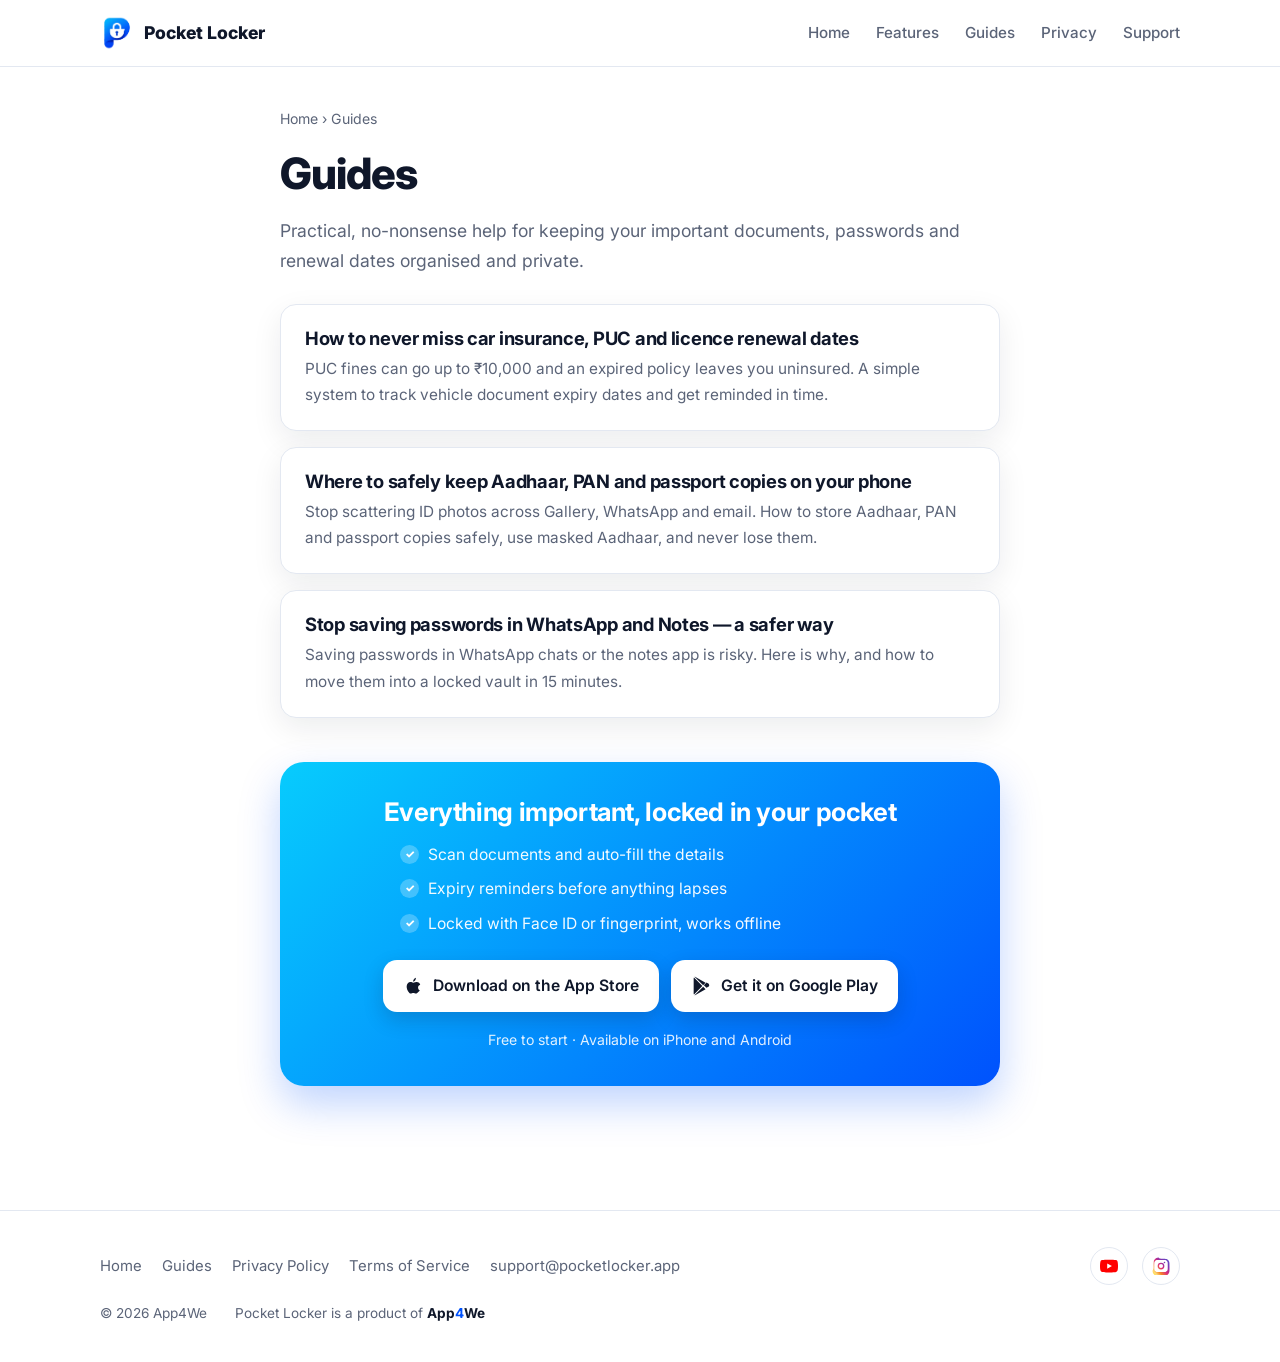
<file: guides/index.html>
<!DOCTYPE html>
<html lang="en-IN">
<head>
<meta charset="UTF-8">
<meta name="viewport" content="width=device-width, initial-scale=1.0">
<title>Guides — Keep your documents organised and safe | Pocket Locker</title>
<meta name="description" content="Practical guides for keeping IDs, vehicle papers, passwords and renewal dates organised, private and never forgotten.">
<link rel="canonical" href="https://pocketlocker.app/guides/">
<link rel="preconnect" href="https://fonts.googleapis.com">
<link rel="preconnect" href="https://fonts.gstatic.com" crossorigin>
<link href="https://fonts.googleapis.com/css2?family=Inter:wght@400;500;600;700;800&display=swap" rel="stylesheet">
<link rel="stylesheet" href="guides-light.css">
</head>
<body>
<header class="site-header">
  <div class="wrap">
    <a href="https://pocketlocker.app/" class="brand">
      <img src="../logo.png?v=3" alt="Pocket Locker" class="brand-mark-img">
      Pocket Locker
    </a>
    <nav class="nav-links">
      <a href="../index.html">Home</a>
      <a href="../index.html#features">Features</a>
      <a href="index.html">Guides</a>
      <a href="../privacy.html">Privacy</a>
      <a href="../support.html">Support</a>
    </nav>
  </div>
</header>
<main class="article-wrap">
  <nav class="crumbs"><a href="../index.html">Home</a> › Guides</nav>
  <h1>Guides</h1>
  <p>Practical, no-nonsense help for keeping your important documents, passwords and renewal dates organised and private.</p>
  <div class="guide-list"><a class="guide-card" href="never-miss-vehicle-insurance-puc-renewal.html"><h2>How to never miss car insurance, PUC and licence renewal dates</h2><p>PUC fines can go up to ₹10,000 and an expired policy leaves you uninsured. A simple system to track vehicle document expiry dates and get reminded in time.</p></a><a class="guide-card" href="store-aadhaar-pan-passport-safely-on-phone.html"><h2>Where to safely keep Aadhaar, PAN and passport copies on your phone</h2><p>Stop scattering ID photos across Gallery, WhatsApp and email. How to store Aadhaar, PAN and passport copies safely, use masked Aadhaar, and never lose them.</p></a><a class="guide-card" href="stop-saving-passwords-in-whatsapp-notes.html"><h2>Stop saving passwords in WhatsApp and Notes — a safer way</h2><p>Saving passwords in WhatsApp chats or the notes app is risky. Here is why, and how to move them into a locked vault in 15 minutes.</p></a></div>
<div class="cta-box">
  <h2>Everything important, locked in your pocket</h2>
  <ul><li>Scan documents and auto-fill the details</li><li>Expiry reminders before anything lapses</li><li>Locked with Face ID or fingerprint, works offline</li></ul>
  <div class="cta-btns">
  <a class="cta-btn" href="https://apps.apple.com/in/app/pocket-locker-private-vault/id6813628223" target="_blank" rel="noopener"><svg viewBox="0 0 24 24" fill="currentColor" aria-hidden="true"><path d="M17.05 20.28c-.98.95-2.05.8-3.08.35-1.09-.46-2.09-.48-3.24 0-1.44.62-2.2.44-3.06-.35C2.79 15.25 3.51 7.59 9.05 7.31c1.35.07 2.29.74 3.08.8.03-.02 2.1-1.14 4.19-.98 2.31.19 3.98 1.35 4.36 3.28-3.4.99-3.29 5.34-.42 6.98-.95.99-2.16 1.99-3.21 2.89z"/><path d="M12.15 6.85c-.24-2.05 1.5-4.28 3.36-4.85.28 2.09-1.68 4.7-3.36 4.85z"/></svg> Download on the App Store</a>
  <a class="cta-btn" href="https://play.google.com/store/apps/details?id=com.app4me.pocketlocker" target="_blank" rel="noopener"><svg viewBox="0 0 24 24" fill="currentColor" aria-hidden="true"><path d="M3.6 1.8c-.3.3-.4.7-.4 1.2v18c0 .5.1.9.4 1.2l10-10.2L3.6 1.8zm11 9.2l2.9-2.9L5.3 1.2c-.4-.2-.8-.3-1.1-.2l10.4 10zm0 2L4.2 23c.3.1.7 0 1.1-.2l12.2-6.9-2.9-2.9zm6.7-3.6l-2.7-1.6-3.1 3.2 3.1 3.2 2.7-1.6c.8-.5.8-1.7 0-3.2z"/></svg> Get it on Google Play</a>
  </div>
  <p class="cta-small">Free to start · Available on iPhone and Android</p>
</div>
</main>
<footer class="site-footer">
  <div class="wrap">
    <div class="footer-top-row">
      <div class="footer-links">
        <a href="../index.html">Home</a>
        <a href="index.html">Guides</a>
        <a href="../privacy.html">Privacy Policy</a>
        <a href="../terms.html">Terms of Service</a>
        <span class="footer-email">support@pocketlocker.app</span>
      </div>
      <div class="footer-social">
        <a href="https://youtube.com/@pocketlocker.youtube" target="_blank" rel="noopener" aria-label="Pocket Locker on YouTube">
          <svg viewBox="0 0 24 24" fill="#FF0000"><path d="M23.5 6.2a3 3 0 00-2.1-2.1C19.4 3.5 12 3.5 12 3.5s-7.4 0-9.4.6A3 3 0 00.5 6.2 31 31 0 000 12a31 31 0 00.5 5.8 3 3 0 002.1 2.1c2 .6 9.4.6 9.4.6s7.4 0 9.4-.6a3 3 0 002.1-2.1A31 31 0 0024 12a31 31 0 00-.5-5.8zM9.6 15.5v-7l6.3 3.5-6.3 3.5z"/></svg>
        </a>
        <a href="https://www.instagram.com/pocketlocker.app" target="_blank" rel="noopener" aria-label="Pocket Locker on Instagram">
          <svg viewBox="0 0 24 24"><defs><linearGradient id="igGradient" x1="0%" y1="100%" x2="100%" y2="0%"><stop offset="0%" stop-color="#FEE411"/><stop offset="15%" stop-color="#FEDA77"/><stop offset="30%" stop-color="#F58529"/><stop offset="50%" stop-color="#DD2A7B"/><stop offset="70%" stop-color="#8134AF"/><stop offset="100%" stop-color="#515BD4"/></linearGradient></defs><path fill="url(#igGradient)" d="M12 2.2c3.2 0 3.6 0 4.9.07 1.2.06 2 .25 2.7.53.7.28 1.3.66 1.9 1.24.6.6.96 1.2 1.24 1.9.28.7.47 1.5.53 2.7.06 1.3.07 1.7.07 4.9s0 3.6-.07 4.9c-.06 1.2-.25 2-.53 2.7a5.4 5.4 0 01-1.24 1.9c-.6.6-1.2.96-1.9 1.24-.7.28-1.5.47-2.7.53-1.3.06-1.7.07-4.9.07s-3.6 0-4.9-.07c-1.2-.06-2-.25-2.7-.53a5.4 5.4 0 01-1.9-1.24 5.4 5.4 0 01-1.24-1.9c-.28-.7-.47-1.5-.53-2.7C2.21 15.6 2.2 15.2 2.2 12s0-3.6.07-4.9c.06-1.2.25-2 .53-2.7.28-.7.66-1.3 1.24-1.9A5.4 5.4 0 015.9 1.3c.7-.28 1.5-.47 2.7-.53C9.9 2.21 10.3 2.2 12 2.2zm0 1.8c-3.15 0-3.52 0-4.76.07-1 .04-1.5.2-1.86.34a3.3 3.3 0 00-1.2.78 3.3 3.3 0 00-.78 1.2c-.14.36-.3.85-.34 1.86C3 9.28 3 9.65 3 12s0 2.72.06 3.75c.04 1 .2 1.5.34 1.86.16.44.4.8.78 1.2.36.36.72.6 1.2.78.36.14.85.3 1.86.34 1.24.06 1.6.07 4.76.07s3.52 0 4.76-.07c1-.04 1.5-.2 1.86-.34.44-.16.8-.4 1.2-.78.36-.36.6-.72.78-1.2.14-.36.3-.85.34-1.86.06-1.03.06-1.4.06-3.75s0-2.72-.06-3.75c-.04-1-.2-1.5-.34-1.86a3.3 3.3 0 00-.78-1.2 3.3 3.3 0 00-1.2-.78c-.36-.14-.85-.3-1.86-.34C15.52 4 15.15 4 12 4zm0 3.5a4.5 4.5 0 110 9 4.5 4.5 0 010-9zm0 1.8a2.7 2.7 0 100 5.4 2.7 2.7 0 000-5.4zm5.7-2a1.05 1.05 0 11-2.1 0 1.05 1.05 0 012.1 0z"/></svg>
        </a>
      </div>
    </div>
    <span class="copyright">© <span id="year"></span> App4We<span class="copy-gap"></span>Pocket Locker is a product of <a class="app4we" href="https://app4we.com" target="_blank" rel="noopener">App<span class="four">4</span>We</a></span>
  </div>
</footer>
<script>document.getElementById('year').textContent = new Date().getFullYear();</script>
</body>
</html>
</file>
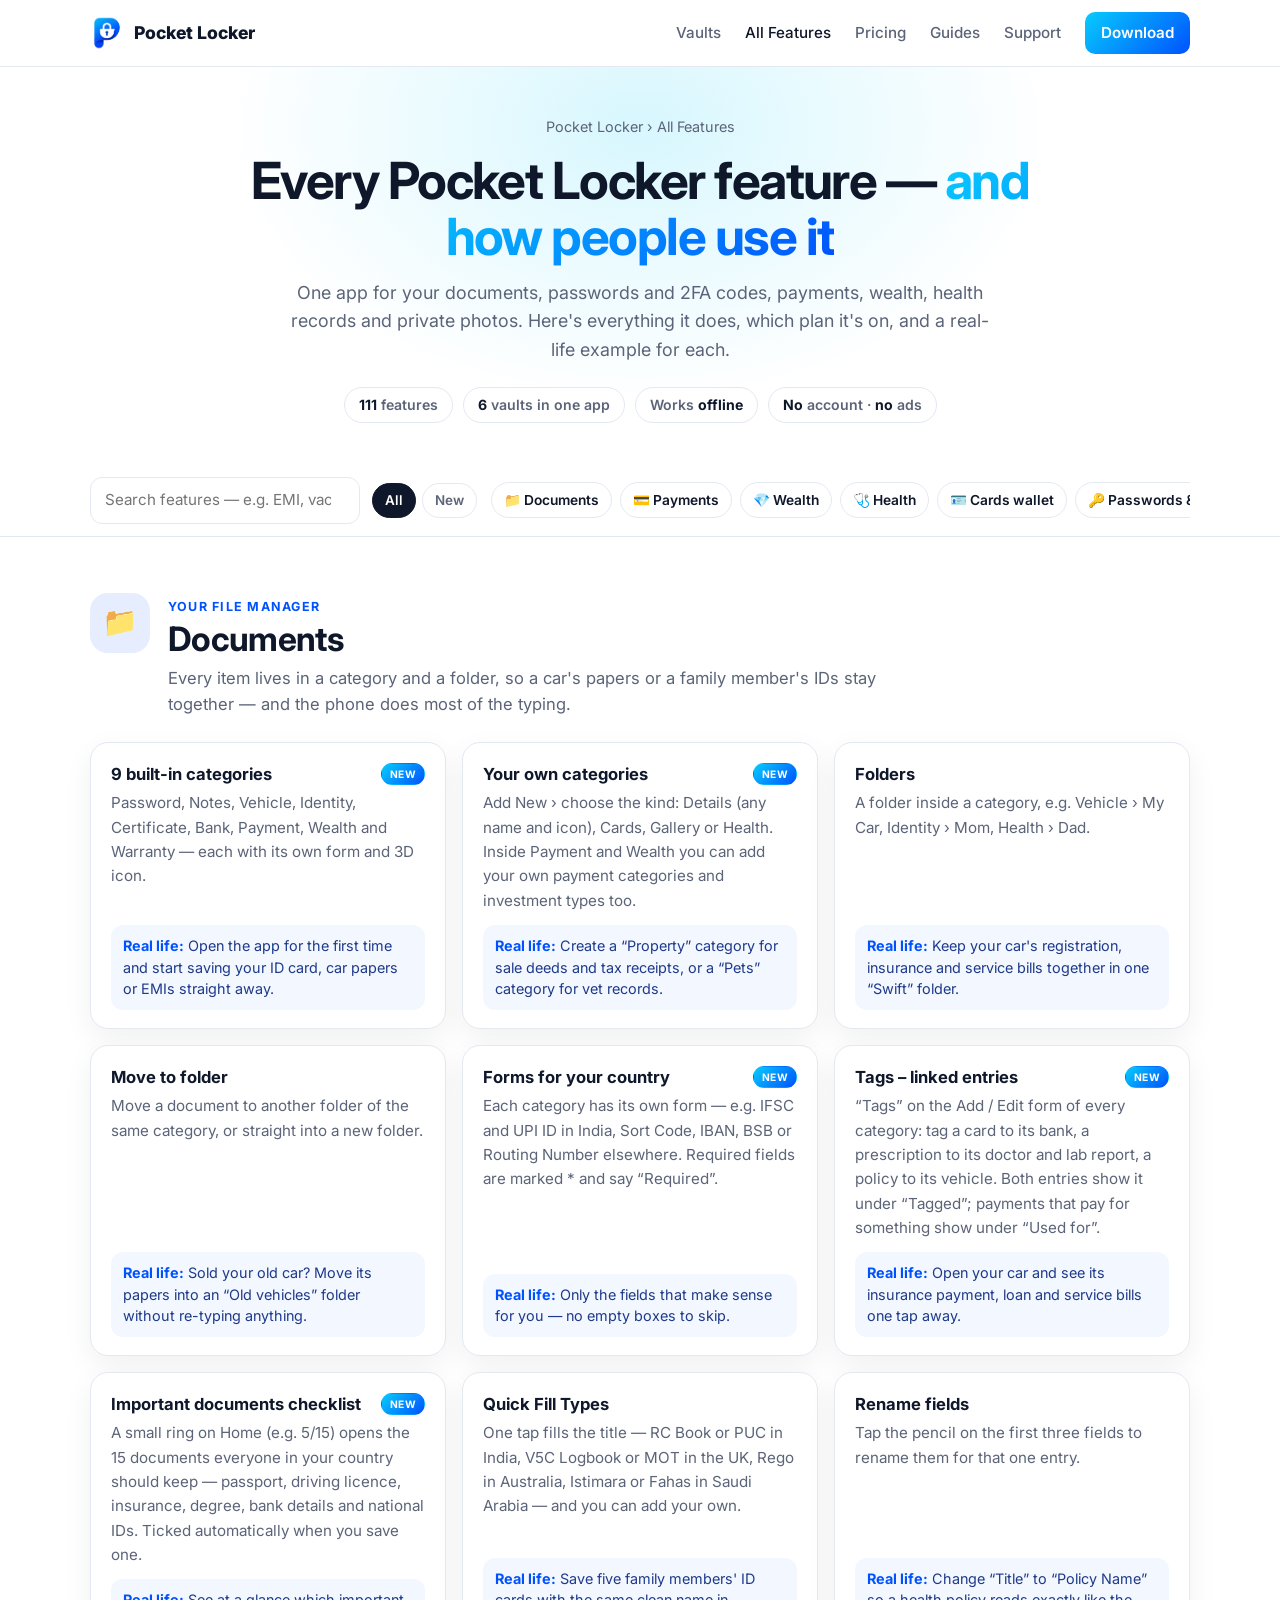
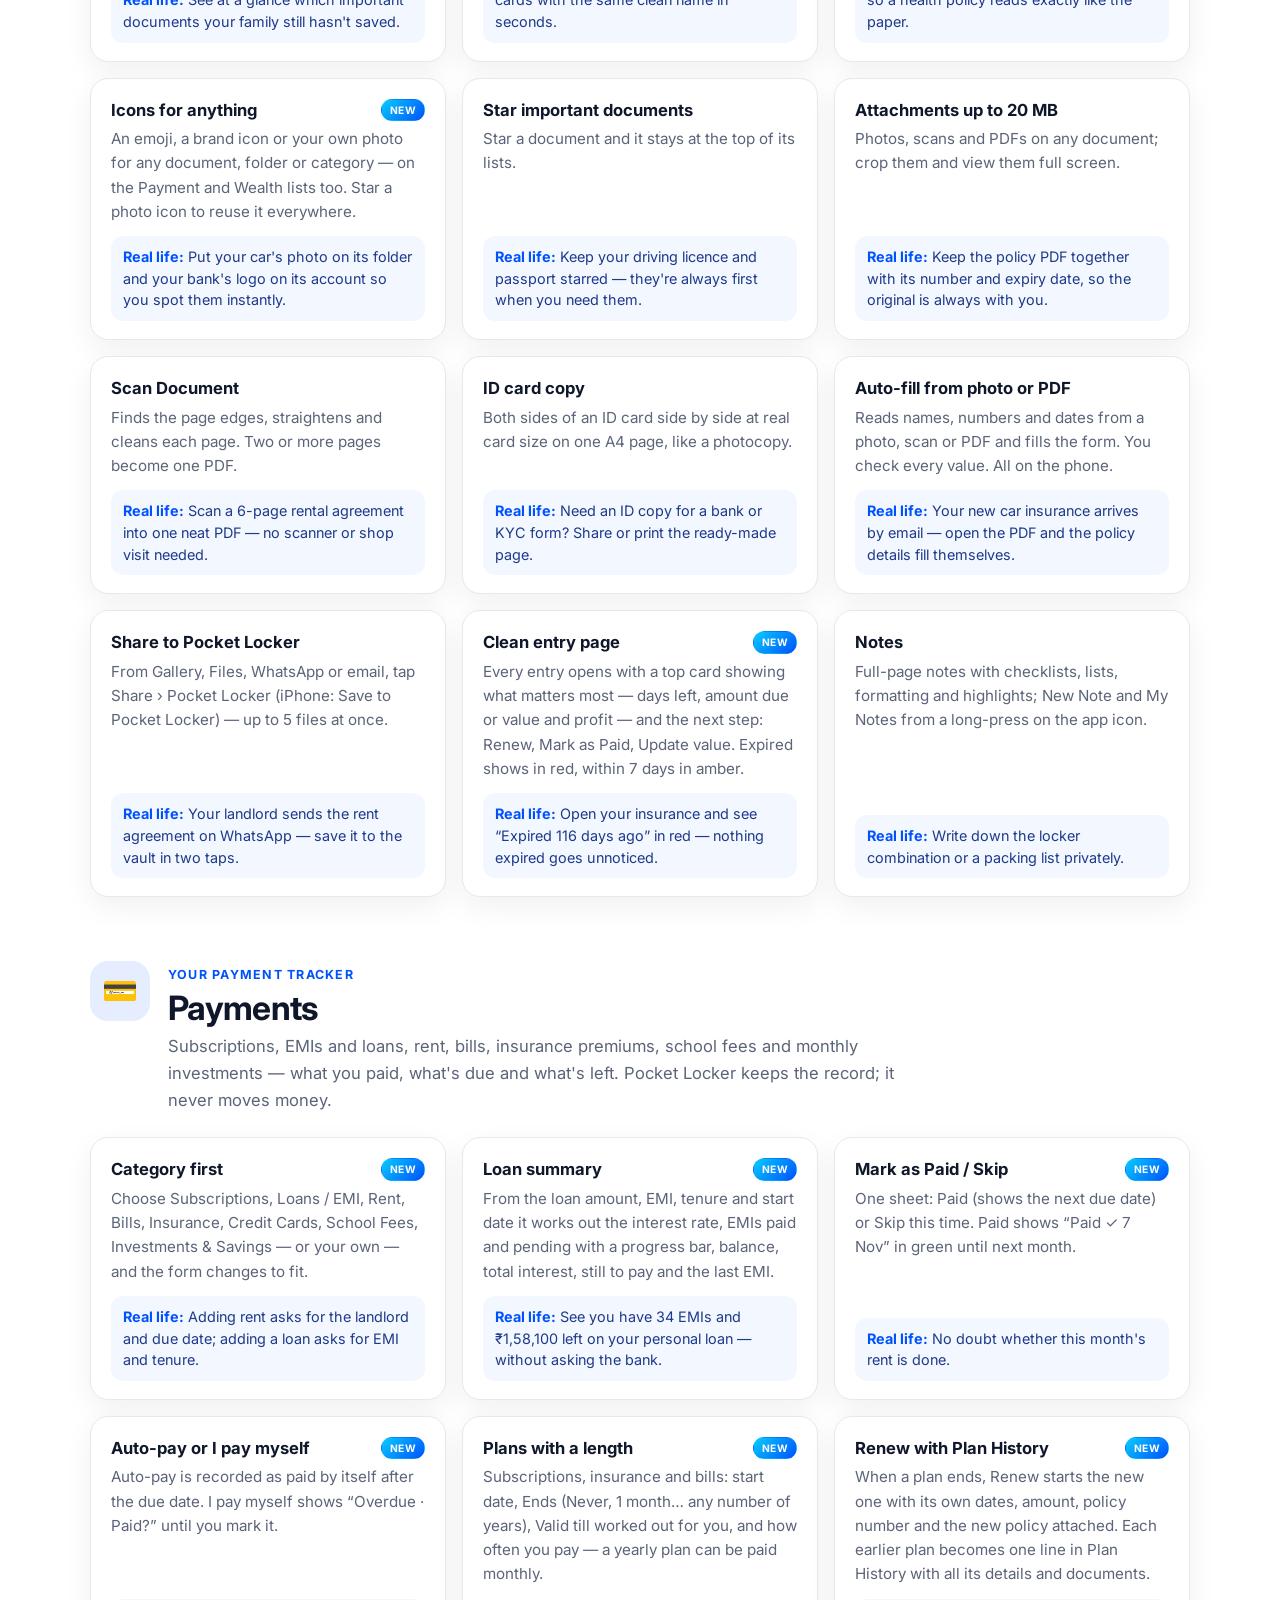
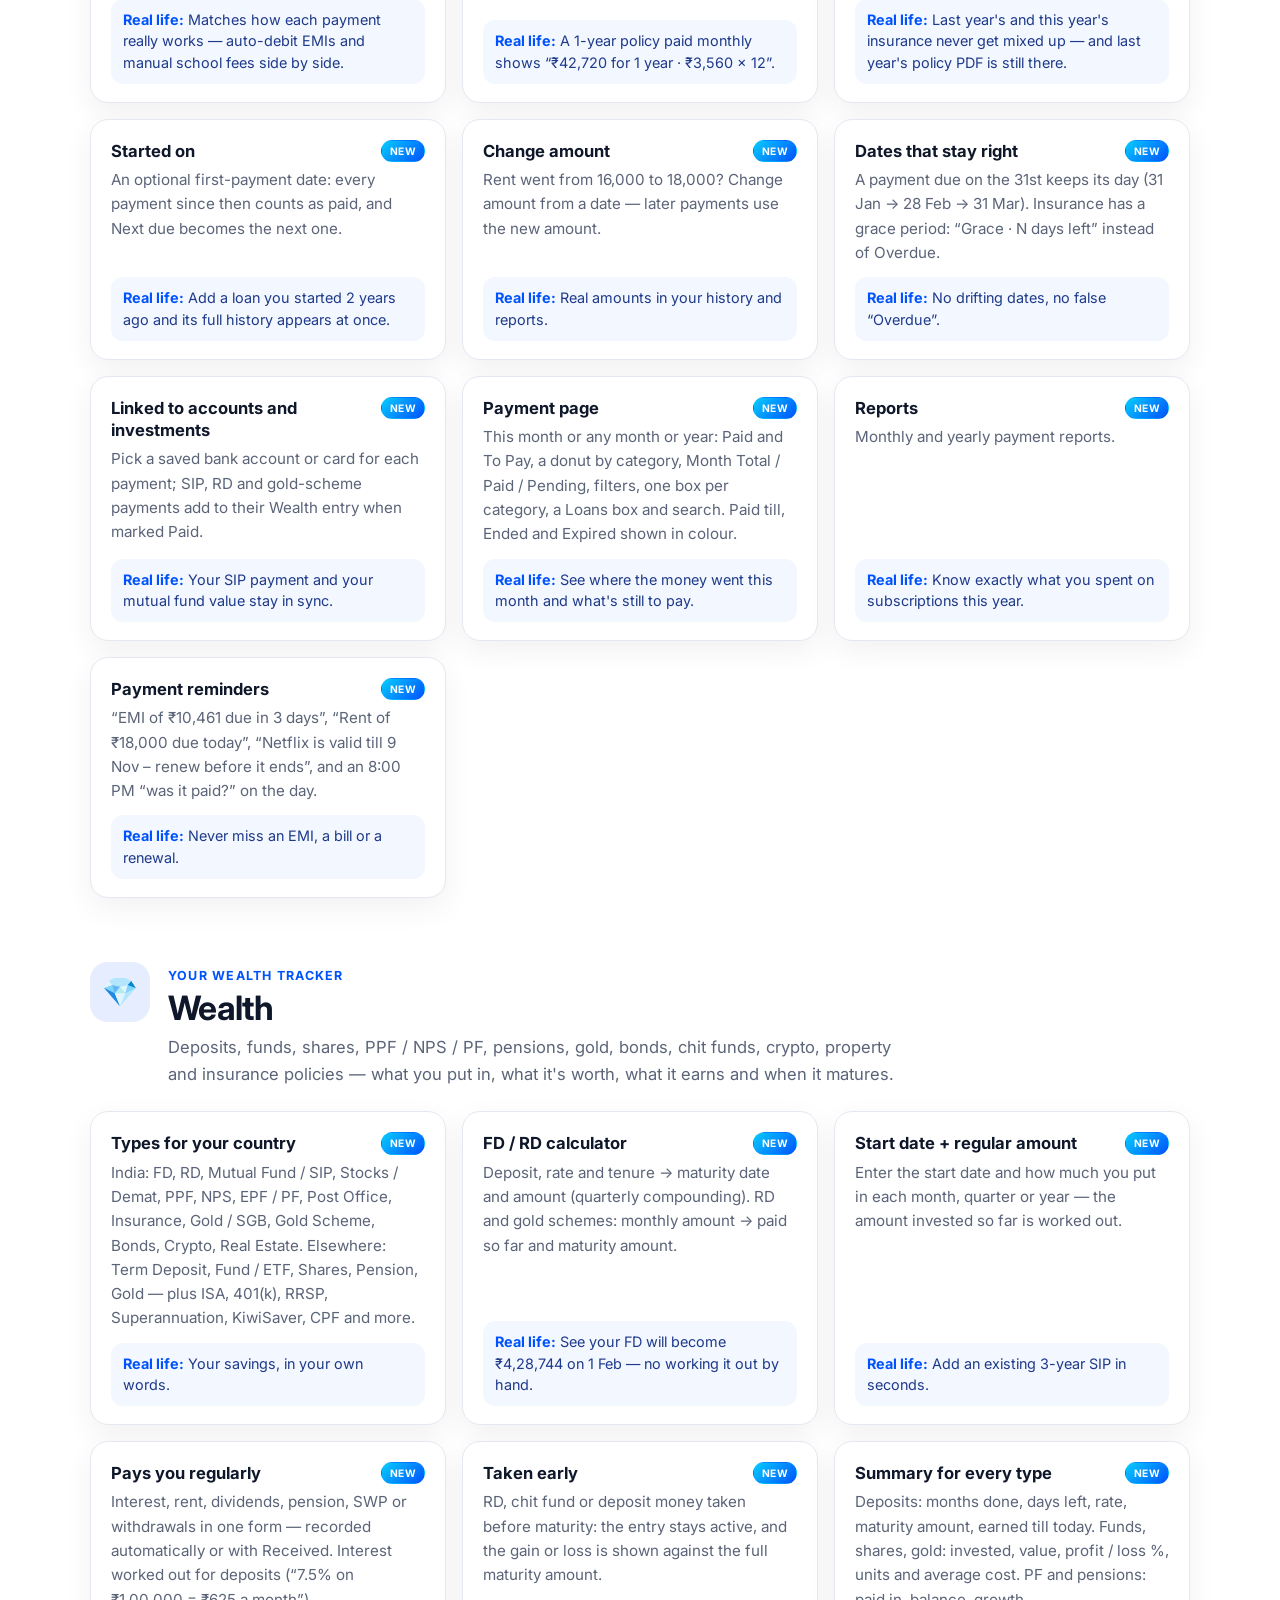
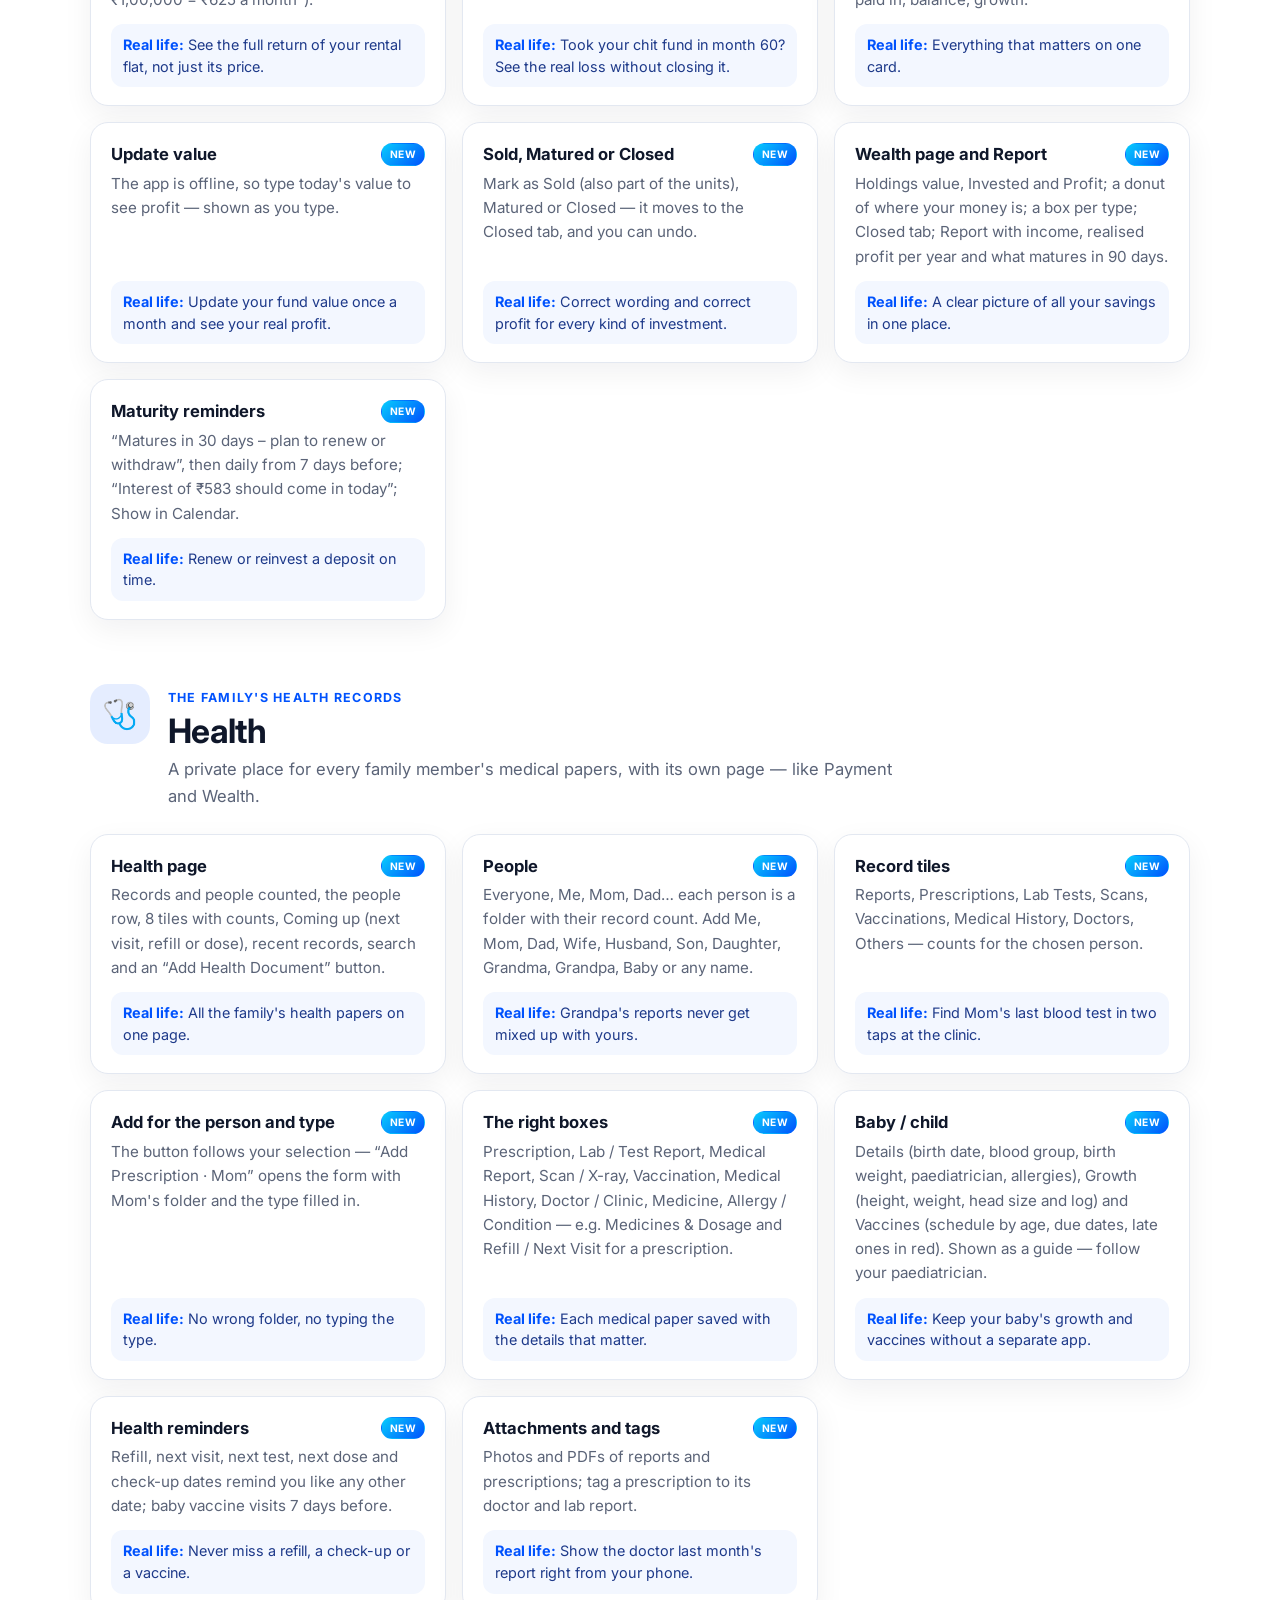
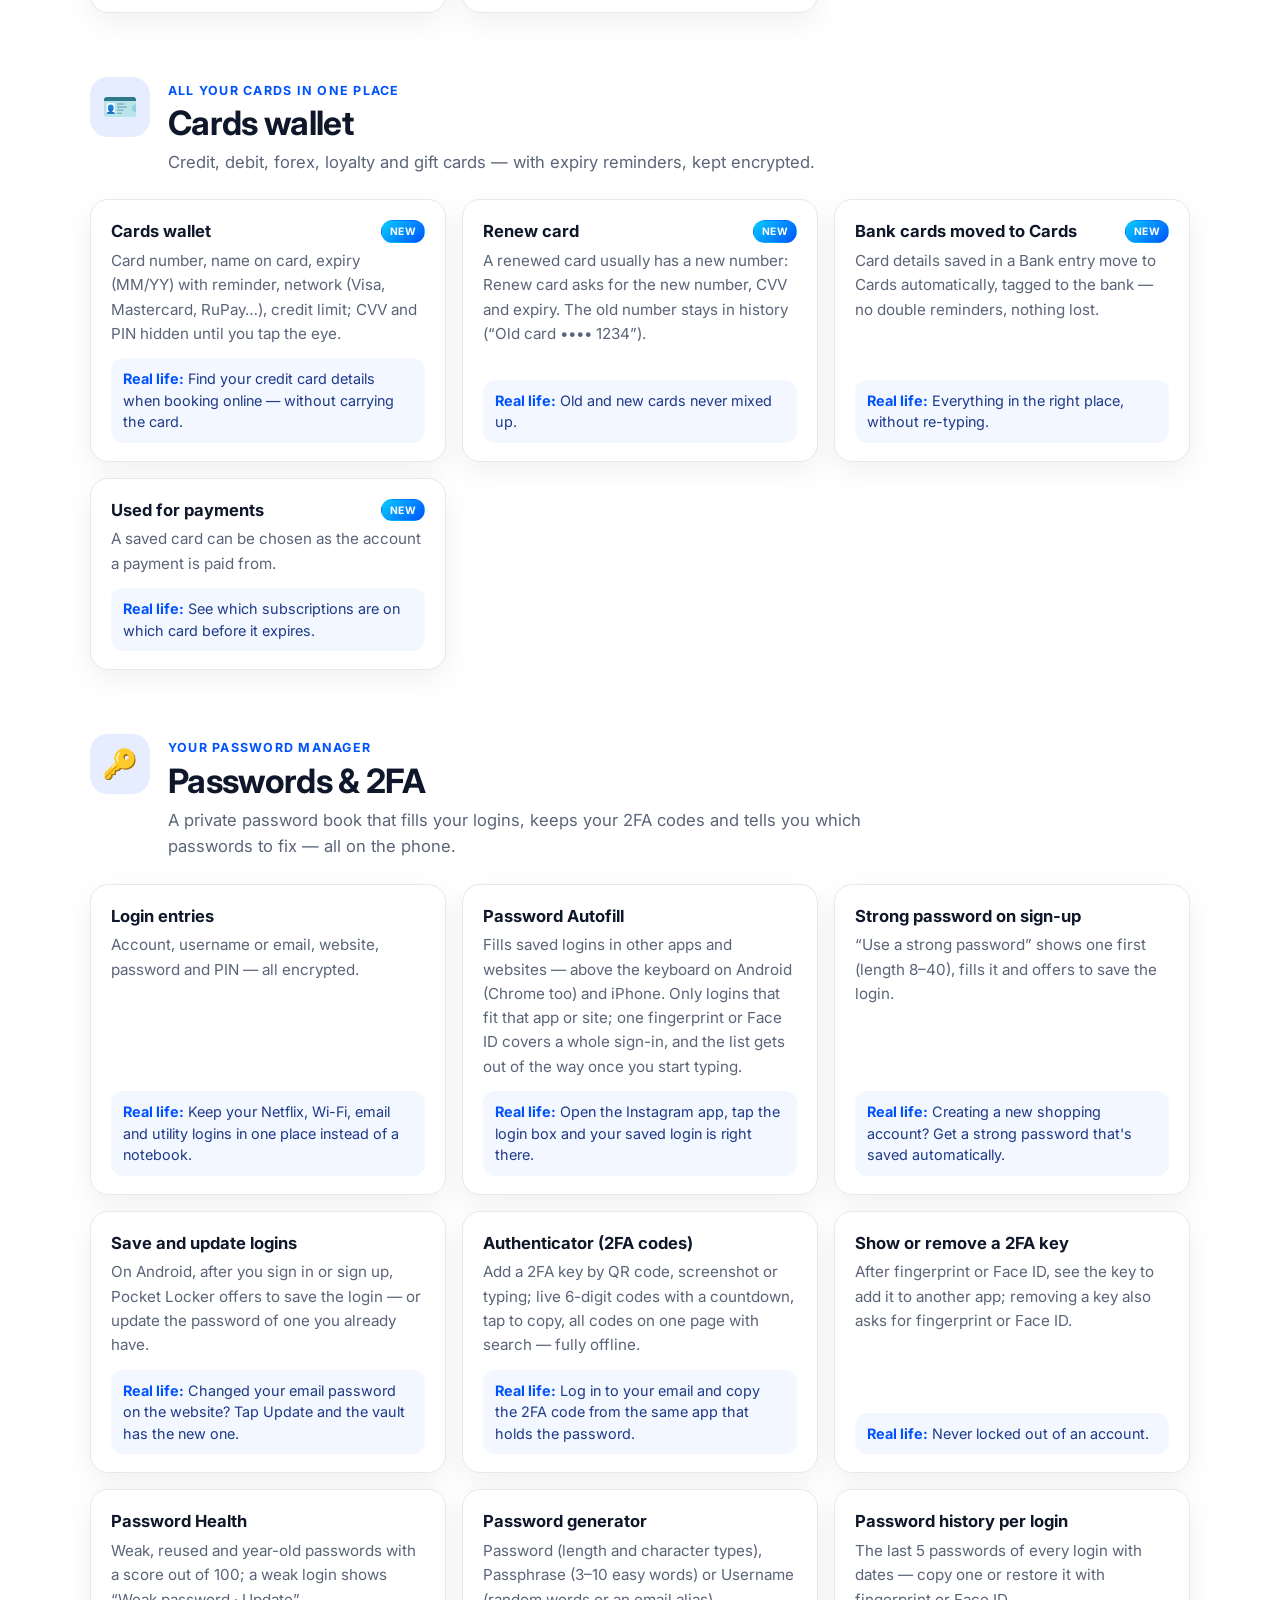
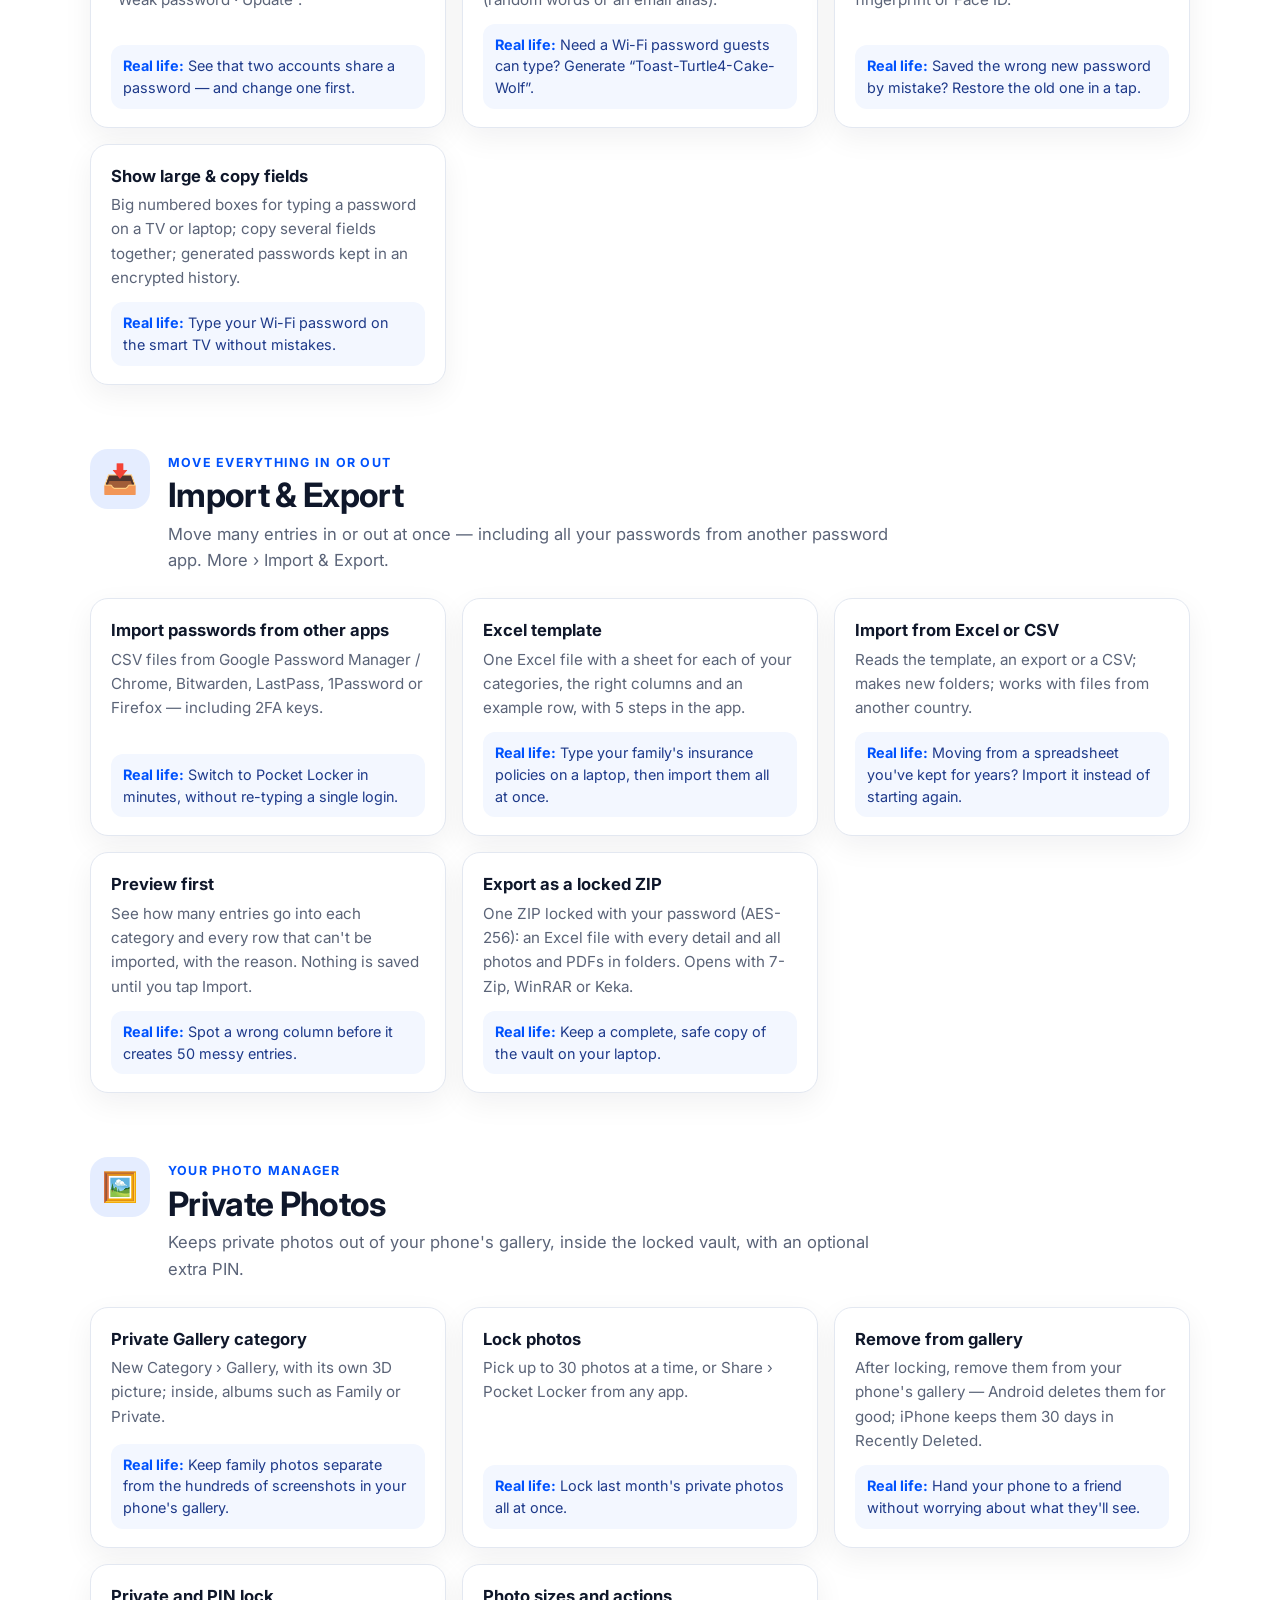
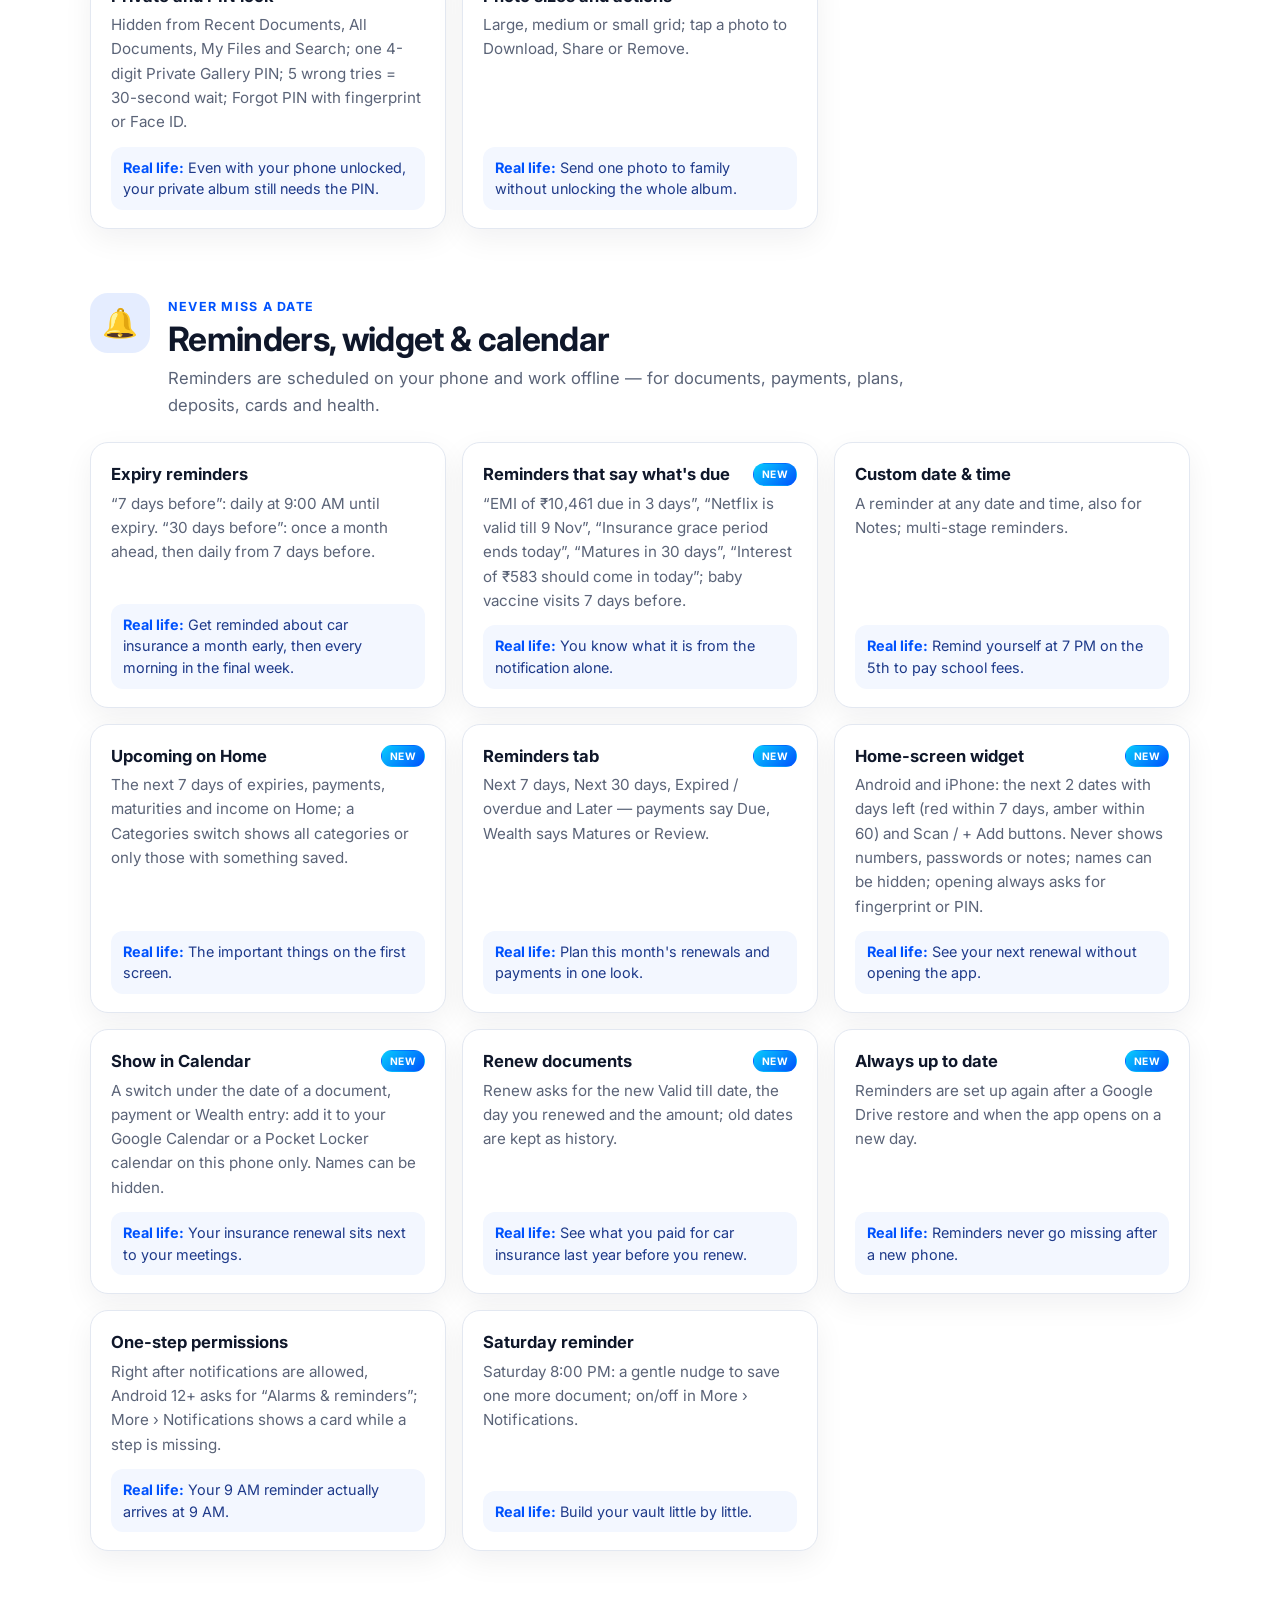
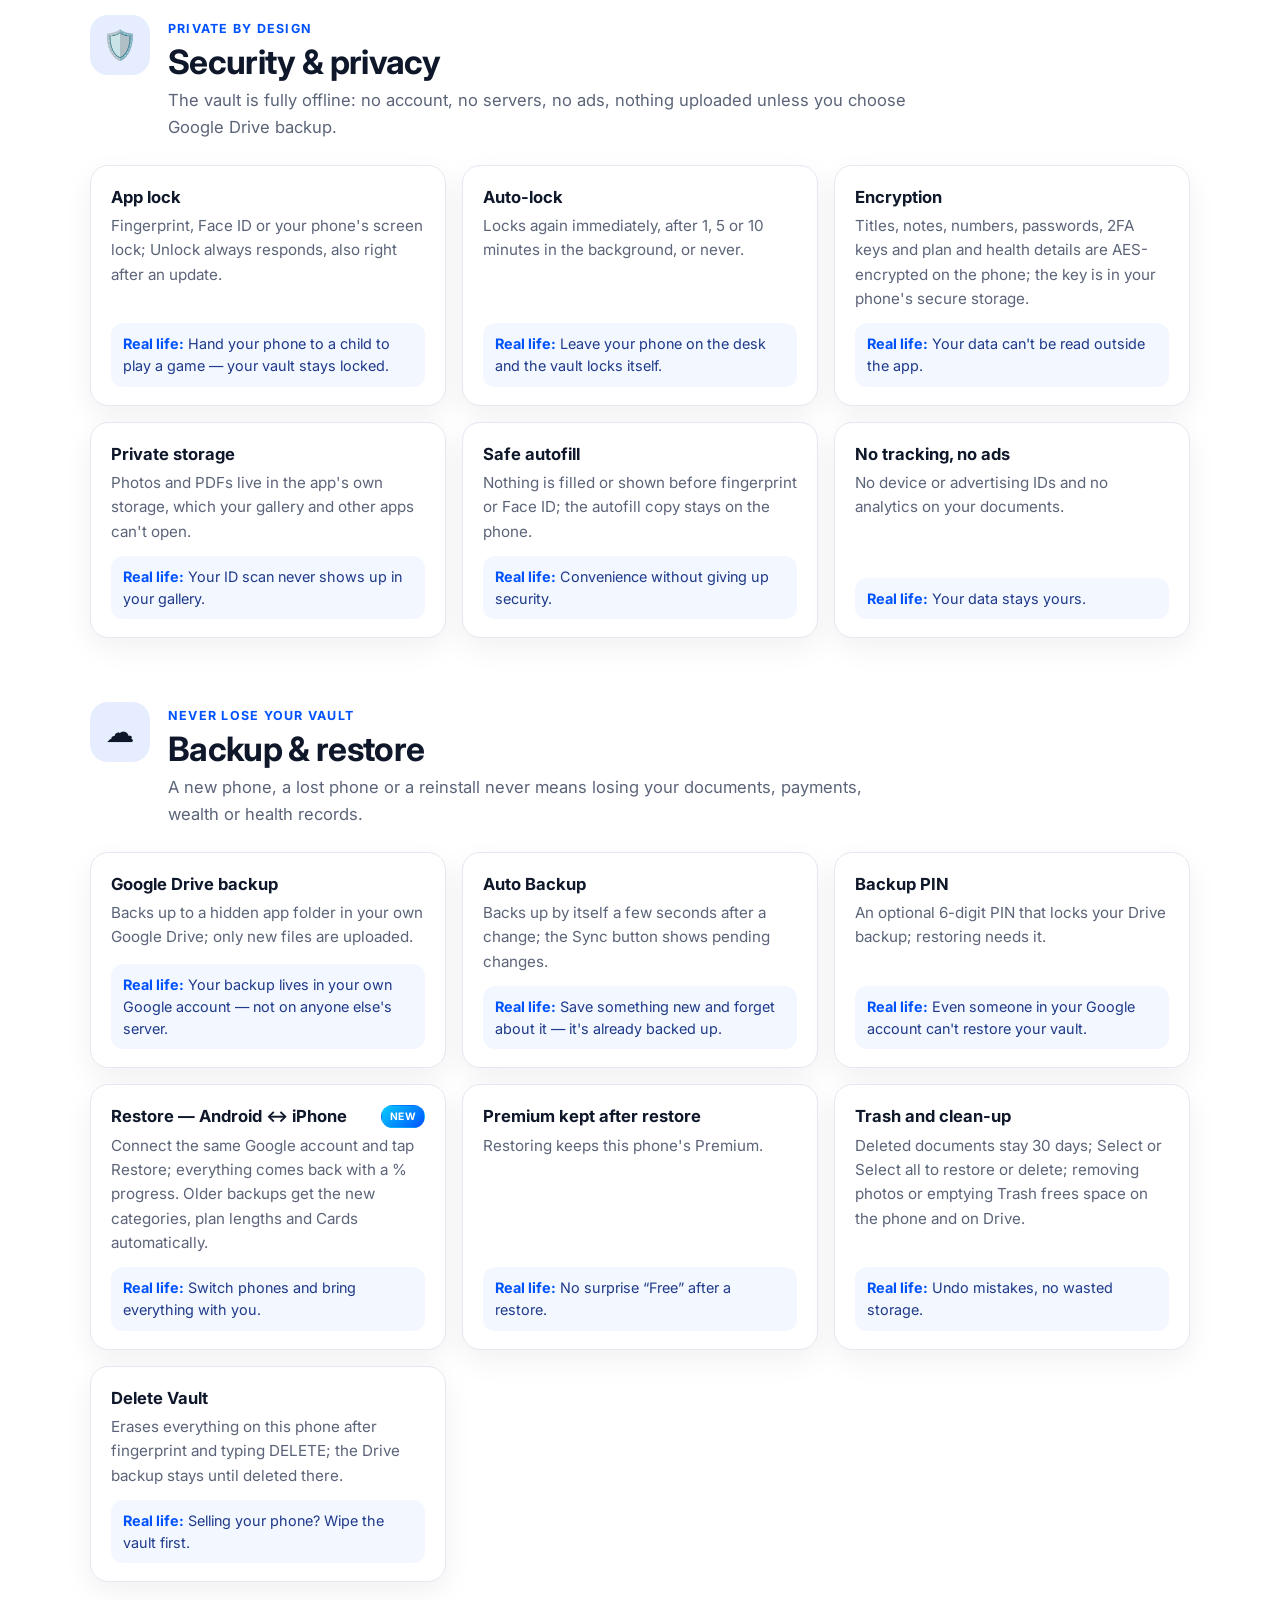
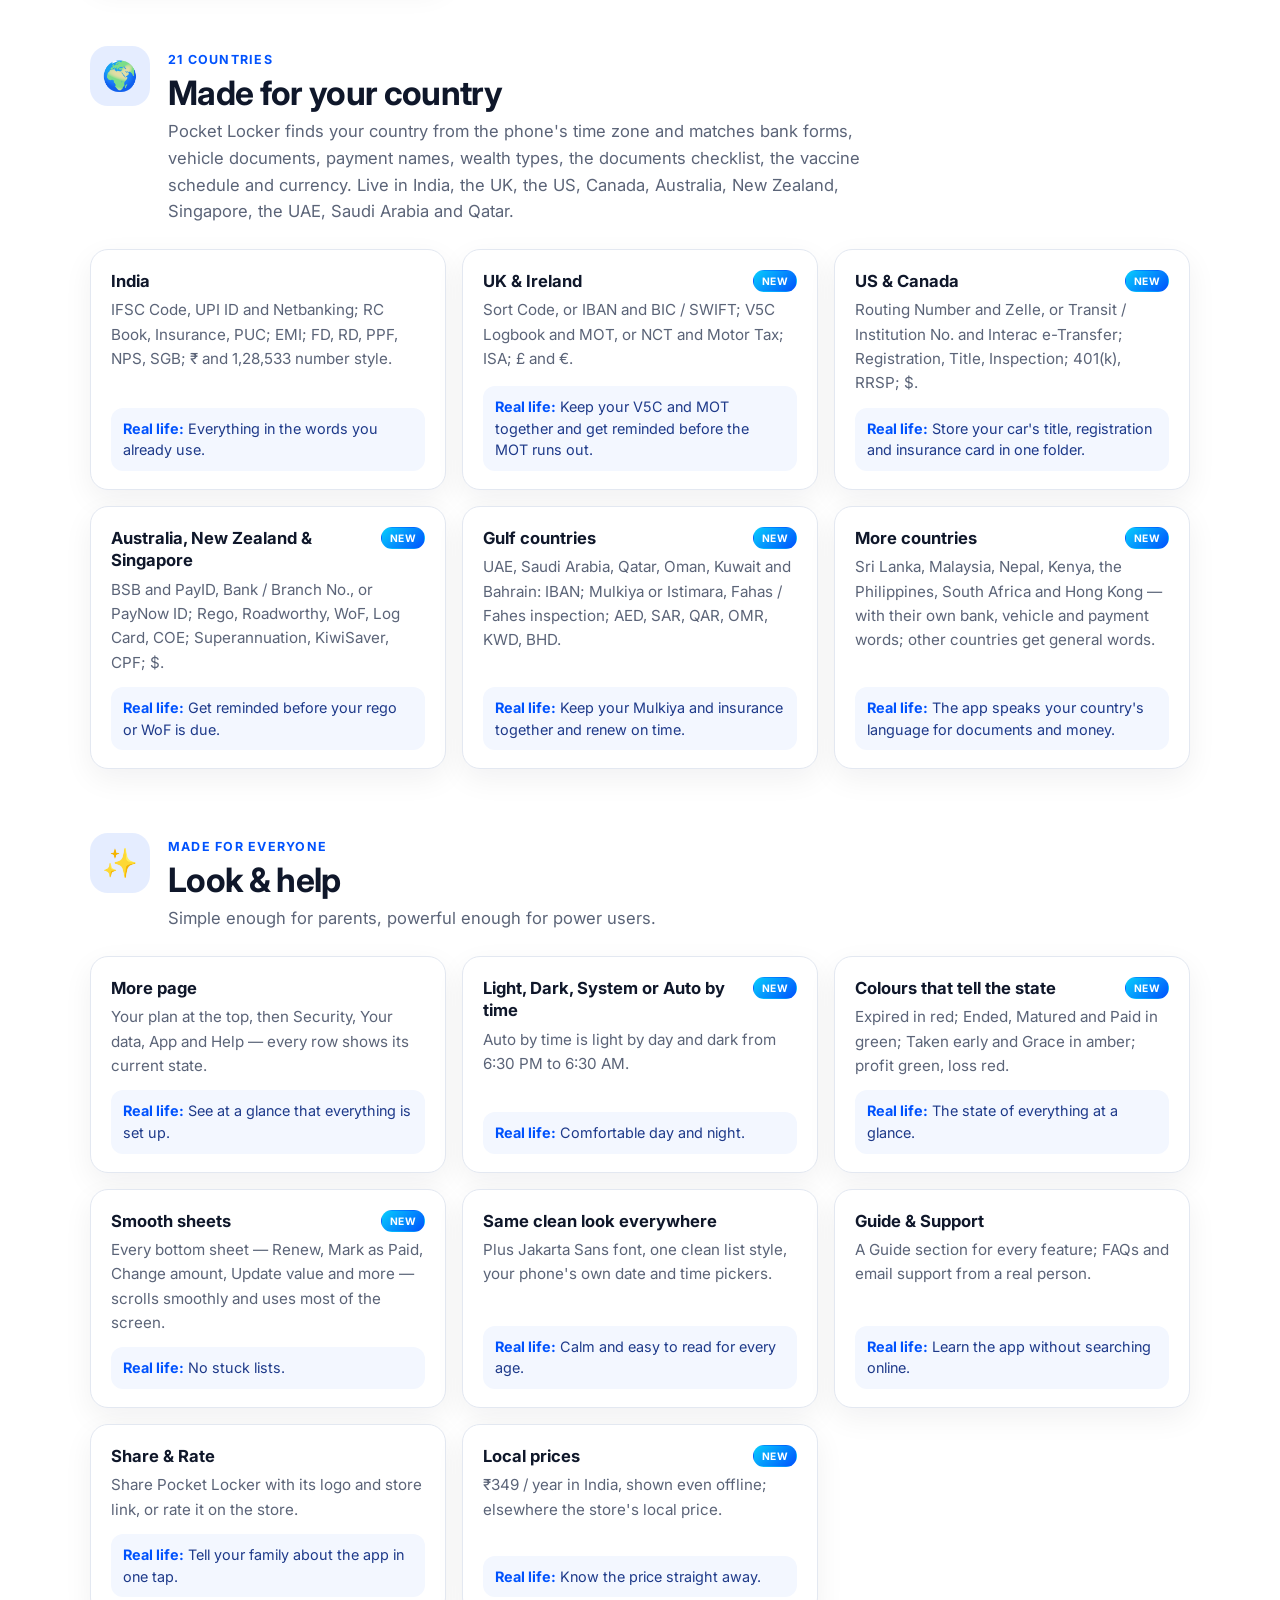
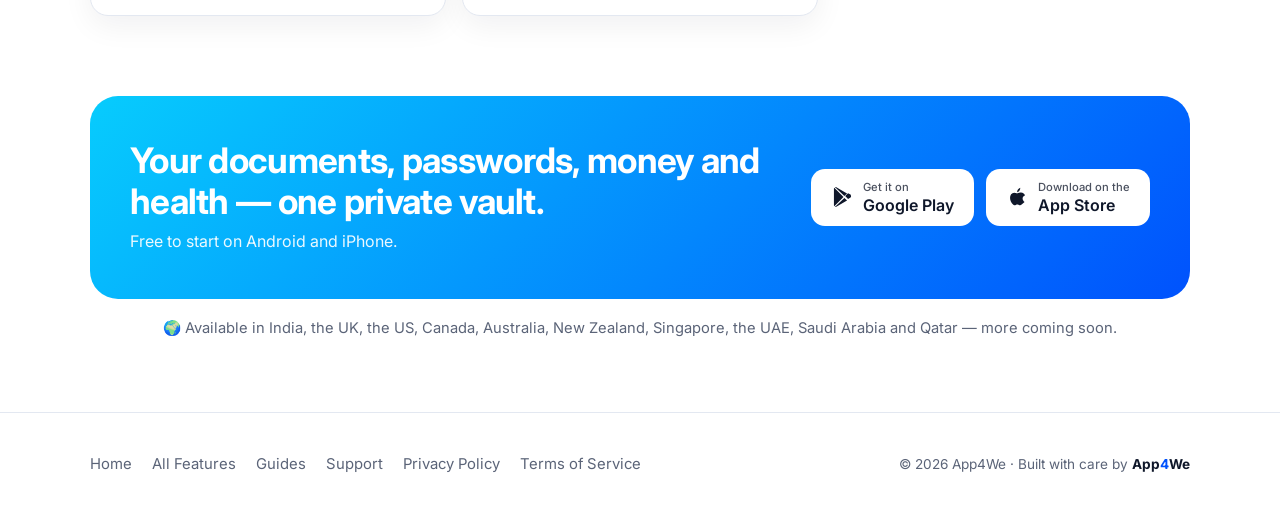
<file: features.html>
<!DOCTYPE html>
<html lang="en">
<head>
<meta charset="UTF-8">
<meta name="viewport" content="width=device-width, initial-scale=1.0">
<title>All Features — Documents, Passwords, Payments, Wealth, Health &amp; Photo Vault | Pocket Locker</title>
<meta name="description" content="Every Pocket Locker feature with real-life examples: document scanner and auto-fill, password autofill and 2FA, EMI and payment tracker, FD / RD calculator and wealth tracker, family health records and baby vaccines, cards wallet, private photo gallery, widget, calendar and Google Drive backup.">
<link rel="canonical" href="https://pocketlocker.app/features.html">
<meta name="author" content="App4We (https://app4we.com)">
<meta name="theme-color" content="#0052FD">
<meta property="og:type" content="website">
<meta property="og:site_name" content="Pocket Locker">
<meta property="og:title" content="All Pocket Locker features — file, password &amp; photo vault">
<meta property="og:description" content="111 features across three vaults — with how people actually use each one.">
<meta property="og:url" content="https://pocketlocker.app/features.html">
<meta property="og:image" content="https://pocketlocker.app/poster-pocketlocker.webp">
<meta name="twitter:card" content="summary_large_image">
<link rel="icon" href="logo.png">
<link rel="preconnect" href="https://fonts.googleapis.com">
<link rel="preconnect" href="https://fonts.gstatic.com" crossorigin>
<link href="https://fonts.googleapis.com/css2?family=Inter:wght@400;500;600;700;800&display=swap" rel="stylesheet">
<script type="application/ld+json">{"@context": "https://schema.org", "@type": "SoftwareApplication", "name": "Pocket Locker", "alternateName": "Pocket Locker – File, Password & Photo Vault", "operatingSystem": "Android, iOS", "applicationCategory": "UtilitiesApplication", "url": "https://pocketlocker.app/features.html", "description": "Document vault, password manager with autofill and 2FA, payment and EMI tracker, wealth tracker, family health records and private photo vault in one offline app.", "countriesSupported": ["IN", "GB", "US", "CA", "AU", "NZ", "SG", "AE", "SA", "QA"], "featureList": ["9 built-in categories — Password, Notes, Vehicle, Identity, Certificate, Bank, Payment, Wealth and Warranty — each with its own form and 3D icon.", "Your own categories — Add New › choose the kind: Details (any name and icon), Cards, Gallery or Health. Inside Payment and Wealth you can add your own payment categories and investment types too.", "Folders — A folder inside a category, e.g. Vehicle › My Car, Identity › Mom, Health › Dad.", "Move to folder — Move a document to another folder of the same category, or straight into a new folder.", "Forms for your country — Each category has its own form — e.g. IFSC and UPI ID in India, Sort Code, IBAN, BSB or Routing Number elsewhere. Required fields are marked * and say “Required”.", "Tags – linked entries — “Tags” on the Add / Edit form of every category: tag a card to its bank, a prescription to its doctor and lab report, a policy to its vehicle. Both entries show it under “Tagged”; payments that pay for something show under “Used for”.", "Important documents checklist — A small ring on Home (e.g. 5/15) opens the 15 documents everyone in your country should keep — passport, driving licence, insurance, degree, bank details and national IDs. Ticked automatically when you save one.", "Quick Fill Types — One tap fills the title — RC Book or PUC in India, V5C Logbook or MOT in the UK, Rego in Australia, Istimara or Fahas in Saudi Arabia — and you can add your own.", "Rename fields — Tap the pencil on the first three fields to rename them for that one entry.", "Icons for anything — An emoji, a brand icon or your own photo for any document, folder or category — on the Payment and Wealth lists too. Star a photo icon to reuse it everywhere.", "Star important documents — Star a document and it stays at the top of its lists.", "Attachments up to 20 MB — Photos, scans and PDFs on any document; crop them and view them full screen.", "Scan Document — Finds the page edges, straightens and cleans each page. Two or more pages become one PDF.", "ID card copy — Both sides of an ID card side by side at real card size on one A4 page, like a photocopy.", "Auto-fill from photo or PDF — Reads names, numbers and dates from a photo, scan or PDF and fills the form. You check every value. All on the phone.", "Share to Pocket Locker — From Gallery, Files, WhatsApp or email, tap Share › Pocket Locker (iPhone: Save to Pocket Locker) — up to 5 files at once.", "Clean entry page — Every entry opens with a top card showing what matters most — days left, amount due or value and profit — and the next step: Renew, Mark as Paid, Update value. Expired shows in red, within 7 days in amber.", "Notes — Full-page notes with checklists, lists, formatting and highlights; New Note and My Notes from a long-press on the app icon.", "Category first — Choose Subscriptions, Loans / EMI, Rent, Bills, Insurance, Credit Cards, School Fees, Investments & Savings — or your own — and the form changes to fit.", "Loan summary — From the loan amount, EMI, tenure and start date it works out the interest rate, EMIs paid and pending with a progress bar, balance, total interest, still to pay and the last EMI.", "Mark as Paid / Skip — One sheet: Paid (shows the next due date) or Skip this time. Paid shows “Paid ✓ 7 Nov” in green until next month.", "Auto-pay or I pay myself — Auto-pay is recorded as paid by itself after the due date. I pay myself shows “Overdue · Paid?” until you mark it.", "Plans with a length — Subscriptions, insurance and bills: start date, Ends (Never, 1 month… any number of years), Valid till worked out for you, and how often you pay — a yearly plan can be paid monthly.", "Renew with Plan History — When a plan ends, Renew starts the new one with its own dates, amount, policy number and the new policy attached. Each earlier plan becomes one line in Plan History with all its details and documents.", "Started on — An optional first-payment date: every payment since then counts as paid, and Next due becomes the next one.", "Change amount — Rent went from 16,000 to 18,000? Change amount from a date — later payments use the new amount.", "Dates that stay right — A payment due on the 31st keeps its day (31 Jan → 28 Feb → 31 Mar). Insurance has a grace period: “Grace · N days left” instead of Overdue.", "Linked to accounts and investments — Pick a saved bank account or card for each payment; SIP, RD and gold-scheme payments add to their Wealth entry when marked Paid.", "Payment page — This month or any month or year: Paid and To Pay, a donut by category, Month Total / Paid / Pending, filters, one box per category, a Loans box and search. Paid till, Ended and Expired shown in colour.", "Reports — Monthly and yearly payment reports.", "Payment reminders — “EMI of ₹10,461 due in 3 days”, “Rent of ₹18,000 due today”, “Netflix is valid till 9 Nov – renew before it ends”, and an 8:00 PM “was it paid?” on the day.", "Types for your country — India: FD, RD, Mutual Fund / SIP, Stocks / Demat, PPF, NPS, EPF / PF, Post Office, Insurance, Gold / SGB, Gold Scheme, Bonds, Crypto, Real Estate. Elsewhere: Term Deposit, Fund / ETF, Shares, Pension, Gold — plus ISA, 401(k), RRSP, Superannuation, KiwiSaver, CPF and more.", "FD / RD calculator — Deposit, rate and tenure → maturity date and amount (quarterly compounding). RD and gold schemes: monthly amount → paid so far and maturity amount.", "Start date + regular amount — Enter the start date and how much you put in each month, quarter or year — the amount invested so far is worked out.", "Pays you regularly — Interest, rent, dividends, pension, SWP or withdrawals in one form — recorded automatically or with Received. Interest worked out for deposits (“7.5% on ₹1,00,000 = ₹625 a month”).", "Taken early — RD, chit fund or deposit money taken before maturity: the entry stays active, and the gain or loss is shown against the full maturity amount.", "Summary for every type — Deposits: months done, days left, rate, maturity amount, earned till today. Funds, shares, gold: invested, value, profit / loss %, units and average cost. PF and pensions: paid in, balance, growth.", "Update value — The app is offline, so type today's value to see profit — shown as you type.", "Sold, Matured or Closed — Mark as Sold (also part of the units), Matured or Closed — it moves to the Closed tab, and you can undo.", "Wealth page and Report — Holdings value, Invested and Profit; a donut of where your money is; a box per type; Closed tab; Report with income, realised profit per year and what matures in 90 days.", "Maturity reminders — “Matures in 30 days – plan to renew or withdraw”, then daily from 7 days before; “Interest of ₹583 should come in today”; Show in Calendar.", "Health page — Records and people counted, the people row, 8 tiles with counts, Coming up (next visit, refill or dose), recent records, search and an “Add Health Document” button.", "People — Everyone, Me, Mom, Dad… each person is a folder with their record count. Add Me, Mom, Dad, Wife, Husband, Son, Daughter, Grandma, Grandpa, Baby or any name.", "Record tiles — Reports, Prescriptions, Lab Tests, Scans, Vaccinations, Medical History, Doctors, Others — counts for the chosen person.", "Add for the person and type — The button follows your selection — “Add Prescription · Mom” opens the form with Mom's folder and the type filled in.", "The right boxes — Prescription, Lab / Test Report, Medical Report, Scan / X-ray, Vaccination, Medical History, Doctor / Clinic, Medicine, Allergy / Condition — e.g. Medicines & Dosage and Refill / Next Visit for a prescription.", "Baby / child — Details (birth date, blood group, birth weight, paediatrician, allergies), Growth (height, weight, head size and log) and Vaccines (schedule by age, due dates, late ones in red). Shown as a guide — follow your paediatrician.", "Health reminders — Refill, next visit, next test, next dose and check-up dates remind you like any other date; baby vaccine visits 7 days before.", "Attachments and tags — Photos and PDFs of reports and prescriptions; tag a prescription to its doctor and lab report.", "Cards wallet — Card number, name on card, expiry (MM/YY) with reminder, network (Visa, Mastercard, RuPay…), credit limit; CVV and PIN hidden until you tap the eye.", "Renew card — A renewed card usually has a new number: Renew card asks for the new number, CVV and expiry. The old number stays in history (“Old card •••• 1234”).", "Bank cards moved to Cards — Card details saved in a Bank entry move to Cards automatically, tagged to the bank — no double reminders, nothing lost.", "Used for payments — A saved card can be chosen as the account a payment is paid from.", "Login entries — Account, username or email, website, password and PIN — all encrypted.", "Password Autofill — Fills saved logins in other apps and websites — above the keyboard on Android (Chrome too) and iPhone. Only logins that fit that app or site; one fingerprint or Face ID covers a whole sign-in, and the list gets out of the way once you start typing.", "Strong password on sign-up — “Use a strong password” shows one first (length 8–40), fills it and offers to save the login.", "Save and update logins — On Android, after you sign in or sign up, Pocket Locker offers to save the login — or update the password of one you already have.", "Authenticator (2FA codes) — Add a 2FA key by QR code, screenshot or typing; live 6-digit codes with a countdown, tap to copy, all codes on one page with search — fully offline.", "Show or remove a 2FA key — After fingerprint or Face ID, see the key to add it to another app; removing a key also asks for fingerprint or Face ID.", "Password Health — Weak, reused and year-old passwords with a score out of 100; a weak login shows “Weak password · Update”.", "Password generator — Password (length and character types), Passphrase (3–10 easy words) or Username (random words or an email alias).", "Password history per login — The last 5 passwords of every login with dates — copy one or restore it with fingerprint or Face ID.", "Show large & copy fields — Big numbered boxes for typing a password on a TV or laptop; copy several fields together; generated passwords kept in an encrypted history.", "Import passwords from other apps — CSV files from Google Password Manager / Chrome, Bitwarden, LastPass, 1Password or Firefox — including 2FA keys.", "Excel template — One Excel file with a sheet for each of your categories, the right columns and an example row, with 5 steps in the app.", "Import from Excel or CSV — Reads the template, an export or a CSV; makes new folders; works with files from another country.", "Preview first — See how many entries go into each category and every row that can't be imported, with the reason. Nothing is saved until you tap Import.", "Export as a locked ZIP — One ZIP locked with your password (AES-256): an Excel file with every detail and all photos and PDFs in folders. Opens with 7-Zip, WinRAR or Keka.", "Private Gallery category — New Category › Gallery, with its own 3D picture; inside, albums such as Family or Private.", "Lock photos — Pick up to 30 photos at a time, or Share › Pocket Locker from any app.", "Remove from gallery — After locking, remove them from your phone's gallery — Android deletes them for good; iPhone keeps them 30 days in Recently Deleted.", "Private and PIN lock — Hidden from Recent Documents, All Documents, My Files and Search; one 4-digit Private Gallery PIN; 5 wrong tries = 30-second wait; Forgot PIN with fingerprint or Face ID.", "Photo sizes and actions — Large, medium or small grid; tap a photo to Download, Share or Remove.", "Expiry reminders — “7 days before”: daily at 9:00 AM until expiry. “30 days before”: once a month ahead, then daily from 7 days before.", "Reminders that say what's due — “EMI of ₹10,461 due in 3 days”, “Netflix is valid till 9 Nov”, “Insurance grace period ends today”, “Matures in 30 days”, “Interest of ₹583 should come in today”; baby vaccine visits 7 days before.", "Custom date & time — A reminder at any date and time, also for Notes; multi-stage reminders.", "Upcoming on Home — The next 7 days of expiries, payments, maturities and income on Home; a Categories switch shows all categories or only those with something saved.", "Reminders tab — Next 7 days, Next 30 days, Expired / overdue and Later — payments say Due, Wealth says Matures or Review.", "Home-screen widget — Android and iPhone: the next 2 dates with days left (red within 7 days, amber within 60) and Scan / + Add buttons. Never shows numbers, passwords or notes; names can be hidden; opening always asks for fingerprint or PIN.", "Show in Calendar — A switch under the date of a document, payment or Wealth entry: add it to your Google Calendar or a Pocket Locker calendar on this phone only. Names can be hidden.", "Renew documents — Renew asks for the new Valid till date, the day you renewed and the amount; old dates are kept as history.", "Always up to date — Reminders are set up again after a Google Drive restore and when the app opens on a new day.", "One-step permissions — Right after notifications are allowed, Android 12+ asks for “Alarms & reminders”; More › Notifications shows a card while a step is missing.", "Saturday reminder — Saturday 8:00 PM: a gentle nudge to save one more document; on/off in More › Notifications.", "App lock — Fingerprint, Face ID or your phone's screen lock; Unlock always responds, also right after an update.", "Auto-lock — Locks again immediately, after 1, 5 or 10 minutes in the background, or never.", "Encryption — Titles, notes, numbers, passwords, 2FA keys and plan and health details are AES-encrypted on the phone; the key is in your phone's secure storage.", "Private storage — Photos and PDFs live in the app's own storage, which your gallery and other apps can't open.", "Safe autofill — Nothing is filled or shown before fingerprint or Face ID; the autofill copy stays on the phone.", "No tracking, no ads — No device or advertising IDs and no analytics on your documents.", "Google Drive backup — Backs up to a hidden app folder in your own Google Drive; only new files are uploaded.", "Auto Backup — Backs up by itself a few seconds after a change; the Sync button shows pending changes.", "Backup PIN — An optional 6-digit PIN that locks your Drive backup; restoring needs it.", "Restore — Android ↔ iPhone — Connect the same Google account and tap Restore; everything comes back with a % progress. Older backups get the new categories, plan lengths and Cards automatically.", "Premium kept after restore — Restoring keeps this phone's Premium.", "Trash and clean-up — Deleted documents stay 30 days; Select or Select all to restore or delete; removing photos or emptying Trash frees space on the phone and on Drive.", "Delete Vault — Erases everything on this phone after fingerprint and typing DELETE; the Drive backup stays until deleted there.", "India — IFSC Code, UPI ID and Netbanking; RC Book, Insurance, PUC; EMI; FD, RD, PPF, NPS, SGB; ₹ and 1,28,533 number style.", "UK & Ireland — Sort Code, or IBAN and BIC / SWIFT; V5C Logbook and MOT, or NCT and Motor Tax; ISA; £ and €.", "US & Canada — Routing Number and Zelle, or Transit / Institution No. and Interac e-Transfer; Registration, Title, Inspection; 401(k), RRSP; $.", "Australia, New Zealand & Singapore — BSB and PayID, Bank / Branch No., or PayNow ID; Rego, Roadworthy, WoF, Log Card, COE; Superannuation, KiwiSaver, CPF; $.", "Gulf countries — UAE, Saudi Arabia, Qatar, Oman, Kuwait and Bahrain: IBAN; Mulkiya or Istimara, Fahas / Fahes inspection; AED, SAR, QAR, OMR, KWD, BHD.", "More countries — Sri Lanka, Malaysia, Nepal, Kenya, the Philippines, South Africa and Hong Kong — with their own bank, vehicle and payment words; other countries get general words.", "More page — Your plan at the top, then Security, Your data, App and Help — every row shows its current state.", "Light, Dark, System or Auto by time — Auto by time is light by day and dark from 6:30 PM to 6:30 AM.", "Colours that tell the state — Expired in red; Ended, Matured and Paid in green; Taken early and Grace in amber; profit green, loss red.", "Smooth sheets — Every bottom sheet — Renew, Mark as Paid, Change amount, Update value and more — scrolls smoothly and uses most of the screen.", "Same clean look everywhere — Plus Jakarta Sans font, one clean list style, your phone's own date and time pickers.", "Guide & Support — A Guide section for every feature; FAQs and email support from a real person.", "Share & Rate — Share Pocket Locker with its logo and store link, or rate it on the store.", "Local prices — ₹349 / year in India, shown even offline; elsewhere the store's local price."], "offers": [{"@type": "Offer", "name": "Free", "price": "0", "priceCurrency": "INR"}, {"@type": "Offer", "name": "Premium (yearly)", "price": "349", "priceCurrency": "INR"}], "publisher": {"@type": "Organization", "name": "App4We", "url": "https://app4we.com"}}</script>
<script type="application/ld+json">{"@context": "https://schema.org", "@type": "BreadcrumbList", "itemListElement": [{"@type": "ListItem", "position": 1, "name": "Pocket Locker", "item": "https://pocketlocker.app/"}, {"@type": "ListItem", "position": 2, "name": "All Features", "item": "https://pocketlocker.app/features.html"}]}</script>
<style>
  :root {
    --bg: #FFFFFF; --card: #FFFFFF; --text: #0F172A; --muted: #5B6478; --border: #E3E8F1;
    --blue: #0052FD; --blue-soft: #E5EDFF; --grad: linear-gradient(135deg, #07CCFD 0%, #0052FD 100%); --green: #16A34A;
    --shadow: 0 10px 30px rgba(15, 23, 42, 0.06);
  }
  * { box-sizing: border-box; }
  html { scroll-behavior: smooth; scroll-padding-top: 80px; }
  body { margin: 0; font-family: 'Inter', system-ui, -apple-system, 'Segoe UI', Roboto, sans-serif; background: var(--bg); color: var(--text); line-height: 1.6; -webkit-font-smoothing: antialiased; overflow-x: hidden; }
  a { color: var(--blue); }
  .wrap { max-width: 1140px; margin: 0 auto; padding: 0 20px; }
  .site-header { position: sticky; top: 0; z-index: 50; background: rgba(255, 255, 255, 0.9); backdrop-filter: saturate(180%) blur(12px); -webkit-backdrop-filter: saturate(180%) blur(12px); border-bottom: 1px solid var(--border); }
  .site-header .wrap { display: flex; align-items: center; justify-content: space-between; height: 66px; gap: 16px; }
  .brand { display: flex; align-items: center; gap: 10px; font-weight: 800; font-size: 1.1rem; color: var(--text); text-decoration: none; }
  .brand img { width: 34px; height: 34px; border-radius: 9px; }
  .nav { display: flex; align-items: center; gap: 24px; }
  .nav a { color: var(--muted); text-decoration: none; font-weight: 500; font-size: 0.95rem; }
  .nav a:hover, .nav a.active { color: var(--text); }
  .nav .nav-cta { color: #fff; background: var(--grad); padding: 9px 16px; border-radius: 10px; font-weight: 600; }
  @media (max-width: 860px) { .nav a:not(.nav-cta) { display: none; } }

  .hero { padding: 48px 0 16px; text-align: center; position: relative; overflow: hidden; z-index: 0; }
  .hero::before { content: ""; position: absolute; top: -240px; left: 50%; transform: translateX(-50%); width: 900px; height: 600px; background: radial-gradient(ellipse, rgba(7, 204, 253, 0.16), transparent 65%); pointer-events: none; z-index: -1; }
  .crumb { font-size: 0.9rem; color: var(--muted); }
  .crumb a { color: var(--muted); text-decoration: none; }
  .crumb a:hover { color: var(--text); }
  h1 { font-size: clamp(2.1rem, 4.8vw, 3.2rem); line-height: 1.1; letter-spacing: -0.03em; margin: 14px auto 14px; max-width: 860px; }
  .grad-text { background: var(--grad); -webkit-background-clip: text; background-clip: text; color: transparent; }
  .hero .lede { font-size: 1.12rem; color: var(--muted); max-width: 720px; margin: 0 auto 22px; }
  .stats { display: flex; flex-wrap: wrap; justify-content: center; gap: 10px; margin-bottom: 26px; }
  .stats span { background: var(--card); border: 1px solid var(--border); border-radius: 999px; padding: 6px 14px; font-size: 0.88rem; font-weight: 600; color: var(--muted); }
  .stats b { color: var(--text); }

  .tools { position: sticky; top: 66px; z-index: 40; background: rgba(255, 255, 255, 0.94); backdrop-filter: blur(10px); -webkit-backdrop-filter: blur(10px); border-bottom: 1px solid var(--border); padding: 12px 0; }
  .tools .wrap { display: flex; gap: 12px; align-items: center; }
  .search { flex: 0 0 260px; padding: 10px 14px; border-radius: 12px; border: 1px solid var(--border); font: inherit; font-size: 0.95rem; background: #fff; }
  .search:focus { outline: 2px solid rgba(0, 82, 253, 0.3); border-color: var(--blue); }
  .chips { display: flex; gap: 8px; min-width: 0; overflow-x: auto; scrollbar-width: none; padding: 2px; }
  .chips::-webkit-scrollbar { display: none; }
  .chips a { white-space: nowrap; text-decoration: none; font-size: 0.86rem; font-weight: 600; color: var(--text); background: #fff; border: 1px solid var(--border); border-radius: 999px; padding: 6px 12px; }
  .chips a:hover { border-color: var(--blue); color: var(--blue); }
  .filters { display: flex; gap: 6px; flex-shrink: 0; }
  .filters button { font: inherit; font-size: 0.84rem; font-weight: 600; border: 1px solid var(--border); background: #fff; color: var(--muted); border-radius: 999px; padding: 6px 12px; cursor: pointer; }
  .filters button[aria-pressed="true"] { background: var(--text); color: #fff; border-color: var(--text); }
  @media (max-width: 860px) { .tools .wrap { flex-wrap: wrap; } .search { flex: 1 1 100%; } .chips { flex: 1 1 100%; order: 3; } }

  .fgroup { padding: 56px 0 8px; }
  .g-head { display: flex; gap: 18px; align-items: flex-start; margin-bottom: 24px; max-width: 820px; }
  .g-ic { width: 60px; height: 60px; border-radius: 18px; background: var(--blue-soft); display: grid; place-items: center; font-size: 1.8rem; flex-shrink: 0; }
  .eyebrow { display: inline-block; font-size: 0.78rem; font-weight: 700; letter-spacing: 0.1em; text-transform: uppercase; color: var(--blue); }
  .g-head h2 { margin: 2px 0 6px; font-size: clamp(1.6rem, 3.2vw, 2.1rem); letter-spacing: -0.02em; line-height: 1.15; }
  .g-head p { margin: 0; color: var(--muted); font-size: 1.04rem; }
  .feats { display: grid; grid-template-columns: repeat(3, 1fr); gap: 16px; }
  @media (max-width: 980px) { .feats { grid-template-columns: 1fr 1fr; } }
  @media (max-width: 600px) { .feats { grid-template-columns: 1fr; } .g-head { gap: 14px; } .g-ic { width: 48px; height: 48px; font-size: 1.4rem; border-radius: 14px; } }
  .feat { background: var(--card); border: 1px solid var(--border); border-radius: 18px; padding: 20px 20px 18px; box-shadow: var(--shadow); display: flex; flex-direction: column; }
  .feat-hd { display: flex; justify-content: space-between; align-items: flex-start; gap: 10px; margin-bottom: 6px; }
  .feat h3 { margin: 0; font-size: 1.04rem; line-height: 1.35; }
  .bdg { display: flex; gap: 4px; flex-shrink: 0; }
  .badge { display: inline-block; font-size: 0.64rem; font-weight: 700; border-radius: 999px; padding: 2px 8px; letter-spacing: 0.04em; }
  .badge-free { color: var(--green); border: 1.5px solid rgba(22, 163, 74, 0.45); }
  .badge-pro { color: #B45309; background: #FEF3C7; border: 1.5px solid #FCD34D; }
  .badge-new { color: #fff; background: var(--grad); border: 1.5px solid transparent; }
  .feat p { margin: 0 0 12px; color: var(--muted); font-size: 0.95rem; }
  .feat p.use { margin: auto 0 0; padding: 10px 12px; background: #F3F7FF; border-radius: 12px; color: #1E3A8A; font-size: 0.9rem; line-height: 1.5; }
  .feat p.use b { color: var(--blue); }
  .noresult { display: none; text-align: center; color: var(--muted); padding: 40px 0; }

  .cta { margin: 72px 0 0; }
  .cta-band { background: var(--grad); color: #fff; border-radius: 28px; padding: 44px 40px; display: grid; grid-template-columns: 1fr auto; gap: 24px; align-items: center; }
  .cta-band h2 { margin: 0 0 8px; font-size: clamp(1.6rem, 3.4vw, 2.2rem); letter-spacing: -0.02em; line-height: 1.15; }
  .cta-band p { margin: 0; opacity: 0.92; }
  .btn-row { display: flex; flex-wrap: wrap; gap: 12px; }
  .btn { display: inline-flex; align-items: center; gap: 10px; padding: 13px 20px; border-radius: 14px; font-weight: 600; text-decoration: none; line-height: 1; background: #fff; color: #0F172A; }
  .btn svg { width: 22px; height: 22px; }
  .btn small { display: block; font-size: 0.7rem; font-weight: 500; opacity: 0.75; margin-bottom: 3px; }
  .btn .stack { display: flex; flex-direction: column; }
  @media (max-width: 760px) { .cta-band { grid-template-columns: 1fr; text-align: center; padding: 36px 22px; } .btn-row { justify-content: center; } }
  .region { text-align: center; color: var(--muted); font-size: 0.92rem; margin: 18px 0 0; }
  .in-flag { display: inline-block; width: 20px; height: 14px; border-radius: 3px; vertical-align: -2px; margin-right: 6px; box-shadow: 0 0 0 1px rgba(15,23,42,0.12); background: radial-gradient(circle at 50% 50%, #0A3A8C 0 1.6px, transparent 2px), linear-gradient(#FF9933 0 33.3%, #FFFFFF 33.3% 66.6%, #138808 66.6%); }

  footer { padding: 40px 0 36px; border-top: 1px solid var(--border); margin-top: 72px; }
  footer .wrap { display: flex; flex-wrap: wrap; gap: 14px 20px; justify-content: space-between; align-items: center; }
  .f-links { display: flex; flex-wrap: wrap; gap: 14px 20px; }
  .f-links a { color: var(--muted); text-decoration: none; font-size: 0.93rem; }
  .f-links a:hover { color: var(--text); }
  .copy { color: var(--muted); font-size: 0.85rem; }
  .app4we { color: var(--text); font-weight: 700; text-decoration: none; }
  .app4we .four { color: var(--blue); }
</style>
</head>
<body>

<header class="site-header">
  <div class="wrap">
    <a href="https://pocketlocker.app/" class="brand"><img src="logo.png?v=3" alt="" width="34" height="34">Pocket Locker</a>
    <nav class="nav" aria-label="Main">
      <a href="index.html#vaults">Vaults</a>
      <a href="features.html" class="active">All Features</a>
      <a href="index.html#pricing">Pricing</a>
      <a href="guides/">Guides</a>
      <a href="support.html">Support</a>
      <a class="nav-cta" href="https://apps.apple.com/in/app/pocket-locker-private-vault/id6813628223" target="_blank" rel="noopener">Download</a>
    </nav>
  </div>
</header>

<main>
<section class="hero">
  <div class="wrap">
    <div class="crumb"><a href="index.html">Pocket Locker</a> › All Features</div>
    <h1>Every Pocket Locker feature — <span class="grad-text">and how people use it</span></h1>
    <p class="lede">One app for your documents, passwords and 2FA codes, payments, wealth, health records and private photos. Here's everything it does, which plan it's on, and a real-life example for each.</p>
    <div class="stats"><span><b>111</b> features</span><span><b>6</b> vaults in one app</span><span>Works <b>offline</b></span><span><b>No</b> account · <b>no</b> ads</span></div>
  </div>
</section>

<div class="tools">
  <div class="wrap">
    <input class="search" id="q" type="search" placeholder="Search features — e.g. EMI, vaccine, PIN" aria-label="Search features">
    <div class="filters" role="group" aria-label="Filter by plan">
      <button type="button" data-f="all" aria-pressed="true">All</button>
      <button type="button" data-f="new" aria-pressed="false">New</button>
    </div>
    <nav class="chips" aria-label="Sections"><a href="#file-vault">📁 Documents</a><a href="#payments">💳 Payments</a><a href="#wealth">💎 Wealth</a><a href="#health">🩺 Health</a><a href="#cards">🪪 Cards wallet</a><a href="#password-vault">🔑 Passwords &amp; 2FA</a><a href="#import-export">📥 Import &amp; Export</a><a href="#photo-vault">🖼️ Private Photos</a><a href="#reminders">🔔 Reminders, widget &amp; calendar</a><a href="#security">🛡️ Security &amp; privacy</a><a href="#backup">☁️ Backup &amp; restore</a><a href="#countries">🌍 Made for your country</a><a href="#look-help">✨ Look &amp; help</a></nav>
  </div>
</div>

<div class="wrap">
  <section class="fgroup" id="file-vault">
    <div class="g-head"><span class="g-ic">📁</span><div><span class="eyebrow">Your file manager</span><h2>Documents</h2><p>Every item lives in a category and a folder, so a car's papers or a family member's IDs stay together — and the phone does most of the typing.</p></div></div>
    <div class="feats">
      <article class="feat">
        <div class="feat-hd"><h3>9 built-in categories</h3><span class="bdg"><span class="badge badge-new">NEW</span></span></div>
        <p>Password, Notes, Vehicle, Identity, Certificate, Bank, Payment, Wealth and Warranty — each with its own form and 3D icon.</p>
        <p class="use"><b>Real life:</b> Open the app for the first time and start saving your ID card, car papers or EMIs straight away.</p>
      </article>
      <article class="feat">
        <div class="feat-hd"><h3>Your own categories</h3><span class="bdg"><span class="badge badge-new">NEW</span></span></div>
        <p>Add New › choose the kind: Details (any name and icon), Cards, Gallery or Health. Inside Payment and Wealth you can add your own payment categories and investment types too.</p>
        <p class="use"><b>Real life:</b> Create a “Property” category for sale deeds and tax receipts, or a “Pets” category for vet records.</p>
      </article>
      <article class="feat">
        <div class="feat-hd"><h3>Folders</h3><span class="bdg"></span></div>
        <p>A folder inside a category, e.g. Vehicle › My Car, Identity › Mom, Health › Dad.</p>
        <p class="use"><b>Real life:</b> Keep your car's registration, insurance and service bills together in one “Swift” folder.</p>
      </article>
      <article class="feat">
        <div class="feat-hd"><h3>Move to folder</h3><span class="bdg"></span></div>
        <p>Move a document to another folder of the same category, or straight into a new folder.</p>
        <p class="use"><b>Real life:</b> Sold your old car? Move its papers into an “Old vehicles” folder without re-typing anything.</p>
      </article>
      <article class="feat">
        <div class="feat-hd"><h3>Forms for your country</h3><span class="bdg"><span class="badge badge-new">NEW</span></span></div>
        <p>Each category has its own form — e.g. IFSC and UPI ID in India, Sort Code, IBAN, BSB or Routing Number elsewhere. Required fields are marked * and say “Required”.</p>
        <p class="use"><b>Real life:</b> Only the fields that make sense for you — no empty boxes to skip.</p>
      </article>
      <article class="feat">
        <div class="feat-hd"><h3>Tags – linked entries</h3><span class="bdg"><span class="badge badge-new">NEW</span></span></div>
        <p>“Tags” on the Add / Edit form of every category: tag a card to its bank, a prescription to its doctor and lab report, a policy to its vehicle. Both entries show it under “Tagged”; payments that pay for something show under “Used for”.</p>
        <p class="use"><b>Real life:</b> Open your car and see its insurance payment, loan and service bills one tap away.</p>
      </article>
      <article class="feat">
        <div class="feat-hd"><h3>Important documents checklist</h3><span class="bdg"><span class="badge badge-new">NEW</span></span></div>
        <p>A small ring on Home (e.g. 5/15) opens the 15 documents everyone in your country should keep — passport, driving licence, insurance, degree, bank details and national IDs. Ticked automatically when you save one.</p>
        <p class="use"><b>Real life:</b> See at a glance which important documents your family still hasn't saved.</p>
      </article>
      <article class="feat">
        <div class="feat-hd"><h3>Quick Fill Types</h3><span class="bdg"></span></div>
        <p>One tap fills the title — RC Book or PUC in India, V5C Logbook or MOT in the UK, Rego in Australia, Istimara or Fahas in Saudi Arabia — and you can add your own.</p>
        <p class="use"><b>Real life:</b> Save five family members' ID cards with the same clean name in seconds.</p>
      </article>
      <article class="feat">
        <div class="feat-hd"><h3>Rename fields</h3><span class="bdg"></span></div>
        <p>Tap the pencil on the first three fields to rename them for that one entry.</p>
        <p class="use"><b>Real life:</b> Change “Title” to “Policy Name” so a health policy reads exactly like the paper.</p>
      </article>
      <article class="feat">
        <div class="feat-hd"><h3>Icons for anything</h3><span class="bdg"><span class="badge badge-new">NEW</span></span></div>
        <p>An emoji, a brand icon or your own photo for any document, folder or category — on the Payment and Wealth lists too. Star a photo icon to reuse it everywhere.</p>
        <p class="use"><b>Real life:</b> Put your car's photo on its folder and your bank's logo on its account so you spot them instantly.</p>
      </article>
      <article class="feat">
        <div class="feat-hd"><h3>Star important documents</h3><span class="bdg"></span></div>
        <p>Star a document and it stays at the top of its lists.</p>
        <p class="use"><b>Real life:</b> Keep your driving licence and passport starred — they're always first when you need them.</p>
      </article>
      <article class="feat">
        <div class="feat-hd"><h3>Attachments up to 20 MB</h3><span class="bdg"></span></div>
        <p>Photos, scans and PDFs on any document; crop them and view them full screen.</p>
        <p class="use"><b>Real life:</b> Keep the policy PDF together with its number and expiry date, so the original is always with you.</p>
      </article>
      <article class="feat">
        <div class="feat-hd"><h3>Scan Document</h3><span class="bdg"></span></div>
        <p>Finds the page edges, straightens and cleans each page. Two or more pages become one PDF.</p>
        <p class="use"><b>Real life:</b> Scan a 6-page rental agreement into one neat PDF — no scanner or shop visit needed.</p>
      </article>
      <article class="feat">
        <div class="feat-hd"><h3>ID card copy</h3><span class="bdg"></span></div>
        <p>Both sides of an ID card side by side at real card size on one A4 page, like a photocopy.</p>
        <p class="use"><b>Real life:</b> Need an ID copy for a bank or KYC form? Share or print the ready-made page.</p>
      </article>
      <article class="feat">
        <div class="feat-hd"><h3>Auto-fill from photo or PDF</h3><span class="bdg"></span></div>
        <p>Reads names, numbers and dates from a photo, scan or PDF and fills the form. You check every value. All on the phone.</p>
        <p class="use"><b>Real life:</b> Your new car insurance arrives by email — open the PDF and the policy details fill themselves.</p>
      </article>
      <article class="feat">
        <div class="feat-hd"><h3>Share to Pocket Locker</h3><span class="bdg"></span></div>
        <p>From Gallery, Files, WhatsApp or email, tap Share › Pocket Locker (iPhone: Save to Pocket Locker) — up to 5 files at once.</p>
        <p class="use"><b>Real life:</b> Your landlord sends the rent agreement on WhatsApp — save it to the vault in two taps.</p>
      </article>
      <article class="feat">
        <div class="feat-hd"><h3>Clean entry page</h3><span class="bdg"><span class="badge badge-new">NEW</span></span></div>
        <p>Every entry opens with a top card showing what matters most — days left, amount due or value and profit — and the next step: Renew, Mark as Paid, Update value. Expired shows in red, within 7 days in amber.</p>
        <p class="use"><b>Real life:</b> Open your insurance and see “Expired 116 days ago” in red — nothing expired goes unnoticed.</p>
      </article>
      <article class="feat">
        <div class="feat-hd"><h3>Notes</h3><span class="bdg"></span></div>
        <p>Full-page notes with checklists, lists, formatting and highlights; New Note and My Notes from a long-press on the app icon.</p>
        <p class="use"><b>Real life:</b> Write down the locker combination or a packing list privately.</p>
      </article>
    </div>
  </section>
  <section class="fgroup" id="payments">
    <div class="g-head"><span class="g-ic">💳</span><div><span class="eyebrow">Your payment tracker</span><h2>Payments</h2><p>Subscriptions, EMIs and loans, rent, bills, insurance premiums, school fees and monthly investments — what you paid, what's due and what's left. Pocket Locker keeps the record; it never moves money.</p></div></div>
    <div class="feats">
      <article class="feat">
        <div class="feat-hd"><h3>Category first</h3><span class="bdg"><span class="badge badge-new">NEW</span></span></div>
        <p>Choose Subscriptions, Loans / EMI, Rent, Bills, Insurance, Credit Cards, School Fees, Investments &amp; Savings — or your own — and the form changes to fit.</p>
        <p class="use"><b>Real life:</b> Adding rent asks for the landlord and due date; adding a loan asks for EMI and tenure.</p>
      </article>
      <article class="feat">
        <div class="feat-hd"><h3>Loan summary</h3><span class="bdg"><span class="badge badge-new">NEW</span></span></div>
        <p>From the loan amount, EMI, tenure and start date it works out the interest rate, EMIs paid and pending with a progress bar, balance, total interest, still to pay and the last EMI.</p>
        <p class="use"><b>Real life:</b> See you have 34 EMIs and ₹1,58,100 left on your personal loan — without asking the bank.</p>
      </article>
      <article class="feat">
        <div class="feat-hd"><h3>Mark as Paid / Skip</h3><span class="bdg"><span class="badge badge-new">NEW</span></span></div>
        <p>One sheet: Paid (shows the next due date) or Skip this time. Paid shows “Paid ✓ 7 Nov” in green until next month.</p>
        <p class="use"><b>Real life:</b> No doubt whether this month's rent is done.</p>
      </article>
      <article class="feat">
        <div class="feat-hd"><h3>Auto-pay or I pay myself</h3><span class="bdg"><span class="badge badge-new">NEW</span></span></div>
        <p>Auto-pay is recorded as paid by itself after the due date. I pay myself shows “Overdue · Paid?” until you mark it.</p>
        <p class="use"><b>Real life:</b> Matches how each payment really works — auto-debit EMIs and manual school fees side by side.</p>
      </article>
      <article class="feat">
        <div class="feat-hd"><h3>Plans with a length</h3><span class="bdg"><span class="badge badge-new">NEW</span></span></div>
        <p>Subscriptions, insurance and bills: start date, Ends (Never, 1 month… any number of years), Valid till worked out for you, and how often you pay — a yearly plan can be paid monthly.</p>
        <p class="use"><b>Real life:</b> A 1-year policy paid monthly shows “₹42,720 for 1 year · ₹3,560 × 12”.</p>
      </article>
      <article class="feat">
        <div class="feat-hd"><h3>Renew with Plan History</h3><span class="bdg"><span class="badge badge-new">NEW</span></span></div>
        <p>When a plan ends, Renew starts the new one with its own dates, amount, policy number and the new policy attached. Each earlier plan becomes one line in Plan History with all its details and documents.</p>
        <p class="use"><b>Real life:</b> Last year's and this year's insurance never get mixed up — and last year's policy PDF is still there.</p>
      </article>
      <article class="feat">
        <div class="feat-hd"><h3>Started on</h3><span class="bdg"><span class="badge badge-new">NEW</span></span></div>
        <p>An optional first-payment date: every payment since then counts as paid, and Next due becomes the next one.</p>
        <p class="use"><b>Real life:</b> Add a loan you started 2 years ago and its full history appears at once.</p>
      </article>
      <article class="feat">
        <div class="feat-hd"><h3>Change amount</h3><span class="bdg"><span class="badge badge-new">NEW</span></span></div>
        <p>Rent went from 16,000 to 18,000? Change amount from a date — later payments use the new amount.</p>
        <p class="use"><b>Real life:</b> Real amounts in your history and reports.</p>
      </article>
      <article class="feat">
        <div class="feat-hd"><h3>Dates that stay right</h3><span class="bdg"><span class="badge badge-new">NEW</span></span></div>
        <p>A payment due on the 31st keeps its day (31 Jan → 28 Feb → 31 Mar). Insurance has a grace period: “Grace · N days left” instead of Overdue.</p>
        <p class="use"><b>Real life:</b> No drifting dates, no false “Overdue”.</p>
      </article>
      <article class="feat">
        <div class="feat-hd"><h3>Linked to accounts and investments</h3><span class="bdg"><span class="badge badge-new">NEW</span></span></div>
        <p>Pick a saved bank account or card for each payment; SIP, RD and gold-scheme payments add to their Wealth entry when marked Paid.</p>
        <p class="use"><b>Real life:</b> Your SIP payment and your mutual fund value stay in sync.</p>
      </article>
      <article class="feat">
        <div class="feat-hd"><h3>Payment page</h3><span class="bdg"><span class="badge badge-new">NEW</span></span></div>
        <p>This month or any month or year: Paid and To Pay, a donut by category, Month Total / Paid / Pending, filters, one box per category, a Loans box and search. Paid till, Ended and Expired shown in colour.</p>
        <p class="use"><b>Real life:</b> See where the money went this month and what's still to pay.</p>
      </article>
      <article class="feat">
        <div class="feat-hd"><h3>Reports</h3><span class="bdg"><span class="badge badge-new">NEW</span></span></div>
        <p>Monthly and yearly payment reports.</p>
        <p class="use"><b>Real life:</b> Know exactly what you spent on subscriptions this year.</p>
      </article>
      <article class="feat">
        <div class="feat-hd"><h3>Payment reminders</h3><span class="bdg"><span class="badge badge-new">NEW</span></span></div>
        <p>“EMI of ₹10,461 due in 3 days”, “Rent of ₹18,000 due today”, “Netflix is valid till 9 Nov – renew before it ends”, and an 8:00 PM “was it paid?” on the day.</p>
        <p class="use"><b>Real life:</b> Never miss an EMI, a bill or a renewal.</p>
      </article>
    </div>
  </section>
  <section class="fgroup" id="wealth">
    <div class="g-head"><span class="g-ic">💎</span><div><span class="eyebrow">Your wealth tracker</span><h2>Wealth</h2><p>Deposits, funds, shares, PPF / NPS / PF, pensions, gold, bonds, chit funds, crypto, property and insurance policies — what you put in, what it's worth, what it earns and when it matures.</p></div></div>
    <div class="feats">
      <article class="feat">
        <div class="feat-hd"><h3>Types for your country</h3><span class="bdg"><span class="badge badge-new">NEW</span></span></div>
        <p>India: FD, RD, Mutual Fund / SIP, Stocks / Demat, PPF, NPS, EPF / PF, Post Office, Insurance, Gold / SGB, Gold Scheme, Bonds, Crypto, Real Estate. Elsewhere: Term Deposit, Fund / ETF, Shares, Pension, Gold — plus ISA, 401(k), RRSP, Superannuation, KiwiSaver, CPF and more.</p>
        <p class="use"><b>Real life:</b> Your savings, in your own words.</p>
      </article>
      <article class="feat">
        <div class="feat-hd"><h3>FD / RD calculator</h3><span class="bdg"><span class="badge badge-new">NEW</span></span></div>
        <p>Deposit, rate and tenure → maturity date and amount (quarterly compounding). RD and gold schemes: monthly amount → paid so far and maturity amount.</p>
        <p class="use"><b>Real life:</b> See your FD will become ₹4,28,744 on 1 Feb — no working it out by hand.</p>
      </article>
      <article class="feat">
        <div class="feat-hd"><h3>Start date + regular amount</h3><span class="bdg"><span class="badge badge-new">NEW</span></span></div>
        <p>Enter the start date and how much you put in each month, quarter or year — the amount invested so far is worked out.</p>
        <p class="use"><b>Real life:</b> Add an existing 3-year SIP in seconds.</p>
      </article>
      <article class="feat">
        <div class="feat-hd"><h3>Pays you regularly</h3><span class="bdg"><span class="badge badge-new">NEW</span></span></div>
        <p>Interest, rent, dividends, pension, SWP or withdrawals in one form — recorded automatically or with Received. Interest worked out for deposits (“7.5% on ₹1,00,000 = ₹625 a month”).</p>
        <p class="use"><b>Real life:</b> See the full return of your rental flat, not just its price.</p>
      </article>
      <article class="feat">
        <div class="feat-hd"><h3>Taken early</h3><span class="bdg"><span class="badge badge-new">NEW</span></span></div>
        <p>RD, chit fund or deposit money taken before maturity: the entry stays active, and the gain or loss is shown against the full maturity amount.</p>
        <p class="use"><b>Real life:</b> Took your chit fund in month 60? See the real loss without closing it.</p>
      </article>
      <article class="feat">
        <div class="feat-hd"><h3>Summary for every type</h3><span class="bdg"><span class="badge badge-new">NEW</span></span></div>
        <p>Deposits: months done, days left, rate, maturity amount, earned till today. Funds, shares, gold: invested, value, profit / loss %, units and average cost. PF and pensions: paid in, balance, growth.</p>
        <p class="use"><b>Real life:</b> Everything that matters on one card.</p>
      </article>
      <article class="feat">
        <div class="feat-hd"><h3>Update value</h3><span class="bdg"><span class="badge badge-new">NEW</span></span></div>
        <p>The app is offline, so type today's value to see profit — shown as you type.</p>
        <p class="use"><b>Real life:</b> Update your fund value once a month and see your real profit.</p>
      </article>
      <article class="feat">
        <div class="feat-hd"><h3>Sold, Matured or Closed</h3><span class="bdg"><span class="badge badge-new">NEW</span></span></div>
        <p>Mark as Sold (also part of the units), Matured or Closed — it moves to the Closed tab, and you can undo.</p>
        <p class="use"><b>Real life:</b> Correct wording and correct profit for every kind of investment.</p>
      </article>
      <article class="feat">
        <div class="feat-hd"><h3>Wealth page and Report</h3><span class="bdg"><span class="badge badge-new">NEW</span></span></div>
        <p>Holdings value, Invested and Profit; a donut of where your money is; a box per type; Closed tab; Report with income, realised profit per year and what matures in 90 days.</p>
        <p class="use"><b>Real life:</b> A clear picture of all your savings in one place.</p>
      </article>
      <article class="feat">
        <div class="feat-hd"><h3>Maturity reminders</h3><span class="bdg"><span class="badge badge-new">NEW</span></span></div>
        <p>“Matures in 30 days – plan to renew or withdraw”, then daily from 7 days before; “Interest of ₹583 should come in today”; Show in Calendar.</p>
        <p class="use"><b>Real life:</b> Renew or reinvest a deposit on time.</p>
      </article>
    </div>
  </section>
  <section class="fgroup" id="health">
    <div class="g-head"><span class="g-ic">🩺</span><div><span class="eyebrow">The family's health records</span><h2>Health</h2><p>A private place for every family member's medical papers, with its own page — like Payment and Wealth.</p></div></div>
    <div class="feats">
      <article class="feat">
        <div class="feat-hd"><h3>Health page</h3><span class="bdg"><span class="badge badge-new">NEW</span></span></div>
        <p>Records and people counted, the people row, 8 tiles with counts, Coming up (next visit, refill or dose), recent records, search and an “Add Health Document” button.</p>
        <p class="use"><b>Real life:</b> All the family's health papers on one page.</p>
      </article>
      <article class="feat">
        <div class="feat-hd"><h3>People</h3><span class="bdg"><span class="badge badge-new">NEW</span></span></div>
        <p>Everyone, Me, Mom, Dad… each person is a folder with their record count. Add Me, Mom, Dad, Wife, Husband, Son, Daughter, Grandma, Grandpa, Baby or any name.</p>
        <p class="use"><b>Real life:</b> Grandpa's reports never get mixed up with yours.</p>
      </article>
      <article class="feat">
        <div class="feat-hd"><h3>Record tiles</h3><span class="bdg"><span class="badge badge-new">NEW</span></span></div>
        <p>Reports, Prescriptions, Lab Tests, Scans, Vaccinations, Medical History, Doctors, Others — counts for the chosen person.</p>
        <p class="use"><b>Real life:</b> Find Mom's last blood test in two taps at the clinic.</p>
      </article>
      <article class="feat">
        <div class="feat-hd"><h3>Add for the person and type</h3><span class="bdg"><span class="badge badge-new">NEW</span></span></div>
        <p>The button follows your selection — “Add Prescription · Mom” opens the form with Mom's folder and the type filled in.</p>
        <p class="use"><b>Real life:</b> No wrong folder, no typing the type.</p>
      </article>
      <article class="feat">
        <div class="feat-hd"><h3>The right boxes</h3><span class="bdg"><span class="badge badge-new">NEW</span></span></div>
        <p>Prescription, Lab / Test Report, Medical Report, Scan / X-ray, Vaccination, Medical History, Doctor / Clinic, Medicine, Allergy / Condition — e.g. Medicines &amp; Dosage and Refill / Next Visit for a prescription.</p>
        <p class="use"><b>Real life:</b> Each medical paper saved with the details that matter.</p>
      </article>
      <article class="feat">
        <div class="feat-hd"><h3>Baby / child</h3><span class="bdg"><span class="badge badge-new">NEW</span></span></div>
        <p>Details (birth date, blood group, birth weight, paediatrician, allergies), Growth (height, weight, head size and log) and Vaccines (schedule by age, due dates, late ones in red). Shown as a guide — follow your paediatrician.</p>
        <p class="use"><b>Real life:</b> Keep your baby's growth and vaccines without a separate app.</p>
      </article>
      <article class="feat">
        <div class="feat-hd"><h3>Health reminders</h3><span class="bdg"><span class="badge badge-new">NEW</span></span></div>
        <p>Refill, next visit, next test, next dose and check-up dates remind you like any other date; baby vaccine visits 7 days before.</p>
        <p class="use"><b>Real life:</b> Never miss a refill, a check-up or a vaccine.</p>
      </article>
      <article class="feat">
        <div class="feat-hd"><h3>Attachments and tags</h3><span class="bdg"><span class="badge badge-new">NEW</span></span></div>
        <p>Photos and PDFs of reports and prescriptions; tag a prescription to its doctor and lab report.</p>
        <p class="use"><b>Real life:</b> Show the doctor last month's report right from your phone.</p>
      </article>
    </div>
  </section>
  <section class="fgroup" id="cards">
    <div class="g-head"><span class="g-ic">🪪</span><div><span class="eyebrow">All your cards in one place</span><h2>Cards wallet</h2><p>Credit, debit, forex, loyalty and gift cards — with expiry reminders, kept encrypted.</p></div></div>
    <div class="feats">
      <article class="feat">
        <div class="feat-hd"><h3>Cards wallet</h3><span class="bdg"><span class="badge badge-new">NEW</span></span></div>
        <p>Card number, name on card, expiry (MM/YY) with reminder, network (Visa, Mastercard, RuPay…), credit limit; CVV and PIN hidden until you tap the eye.</p>
        <p class="use"><b>Real life:</b> Find your credit card details when booking online — without carrying the card.</p>
      </article>
      <article class="feat">
        <div class="feat-hd"><h3>Renew card</h3><span class="bdg"><span class="badge badge-new">NEW</span></span></div>
        <p>A renewed card usually has a new number: Renew card asks for the new number, CVV and expiry. The old number stays in history (“Old card •••• 1234”).</p>
        <p class="use"><b>Real life:</b> Old and new cards never mixed up.</p>
      </article>
      <article class="feat">
        <div class="feat-hd"><h3>Bank cards moved to Cards</h3><span class="bdg"><span class="badge badge-new">NEW</span></span></div>
        <p>Card details saved in a Bank entry move to Cards automatically, tagged to the bank — no double reminders, nothing lost.</p>
        <p class="use"><b>Real life:</b> Everything in the right place, without re-typing.</p>
      </article>
      <article class="feat">
        <div class="feat-hd"><h3>Used for payments</h3><span class="bdg"><span class="badge badge-new">NEW</span></span></div>
        <p>A saved card can be chosen as the account a payment is paid from.</p>
        <p class="use"><b>Real life:</b> See which subscriptions are on which card before it expires.</p>
      </article>
    </div>
  </section>
  <section class="fgroup" id="password-vault">
    <div class="g-head"><span class="g-ic">🔑</span><div><span class="eyebrow">Your password manager</span><h2>Passwords &amp; 2FA</h2><p>A private password book that fills your logins, keeps your 2FA codes and tells you which passwords to fix — all on the phone.</p></div></div>
    <div class="feats">
      <article class="feat">
        <div class="feat-hd"><h3>Login entries</h3><span class="bdg"></span></div>
        <p>Account, username or email, website, password and PIN — all encrypted.</p>
        <p class="use"><b>Real life:</b> Keep your Netflix, Wi-Fi, email and utility logins in one place instead of a notebook.</p>
      </article>
      <article class="feat">
        <div class="feat-hd"><h3>Password Autofill</h3><span class="bdg"></span></div>
        <p>Fills saved logins in other apps and websites — above the keyboard on Android (Chrome too) and iPhone. Only logins that fit that app or site; one fingerprint or Face ID covers a whole sign-in, and the list gets out of the way once you start typing.</p>
        <p class="use"><b>Real life:</b> Open the Instagram app, tap the login box and your saved login is right there.</p>
      </article>
      <article class="feat">
        <div class="feat-hd"><h3>Strong password on sign-up</h3><span class="bdg"></span></div>
        <p>“Use a strong password” shows one first (length 8–40), fills it and offers to save the login.</p>
        <p class="use"><b>Real life:</b> Creating a new shopping account? Get a strong password that's saved automatically.</p>
      </article>
      <article class="feat">
        <div class="feat-hd"><h3>Save and update logins</h3><span class="bdg"></span></div>
        <p>On Android, after you sign in or sign up, Pocket Locker offers to save the login — or update the password of one you already have.</p>
        <p class="use"><b>Real life:</b> Changed your email password on the website? Tap Update and the vault has the new one.</p>
      </article>
      <article class="feat">
        <div class="feat-hd"><h3>Authenticator (2FA codes)</h3><span class="bdg"></span></div>
        <p>Add a 2FA key by QR code, screenshot or typing; live 6-digit codes with a countdown, tap to copy, all codes on one page with search — fully offline.</p>
        <p class="use"><b>Real life:</b> Log in to your email and copy the 2FA code from the same app that holds the password.</p>
      </article>
      <article class="feat">
        <div class="feat-hd"><h3>Show or remove a 2FA key</h3><span class="bdg"></span></div>
        <p>After fingerprint or Face ID, see the key to add it to another app; removing a key also asks for fingerprint or Face ID.</p>
        <p class="use"><b>Real life:</b> Never locked out of an account.</p>
      </article>
      <article class="feat">
        <div class="feat-hd"><h3>Password Health</h3><span class="bdg"></span></div>
        <p>Weak, reused and year-old passwords with a score out of 100; a weak login shows “Weak password · Update”.</p>
        <p class="use"><b>Real life:</b> See that two accounts share a password — and change one first.</p>
      </article>
      <article class="feat">
        <div class="feat-hd"><h3>Password generator</h3><span class="bdg"></span></div>
        <p>Password (length and character types), Passphrase (3–10 easy words) or Username (random words or an email alias).</p>
        <p class="use"><b>Real life:</b> Need a Wi-Fi password guests can type? Generate “Toast-Turtle4-Cake-Wolf”.</p>
      </article>
      <article class="feat">
        <div class="feat-hd"><h3>Password history per login</h3><span class="bdg"></span></div>
        <p>The last 5 passwords of every login with dates — copy one or restore it with fingerprint or Face ID.</p>
        <p class="use"><b>Real life:</b> Saved the wrong new password by mistake? Restore the old one in a tap.</p>
      </article>
      <article class="feat">
        <div class="feat-hd"><h3>Show large &amp; copy fields</h3><span class="bdg"></span></div>
        <p>Big numbered boxes for typing a password on a TV or laptop; copy several fields together; generated passwords kept in an encrypted history.</p>
        <p class="use"><b>Real life:</b> Type your Wi-Fi password on the smart TV without mistakes.</p>
      </article>
    </div>
  </section>
  <section class="fgroup" id="import-export">
    <div class="g-head"><span class="g-ic">📥</span><div><span class="eyebrow">Move everything in or out</span><h2>Import &amp; Export</h2><p>Move many entries in or out at once — including all your passwords from another password app. More › Import &amp; Export.</p></div></div>
    <div class="feats">
      <article class="feat">
        <div class="feat-hd"><h3>Import passwords from other apps</h3><span class="bdg"></span></div>
        <p>CSV files from Google Password Manager / Chrome, Bitwarden, LastPass, 1Password or Firefox — including 2FA keys.</p>
        <p class="use"><b>Real life:</b> Switch to Pocket Locker in minutes, without re-typing a single login.</p>
      </article>
      <article class="feat">
        <div class="feat-hd"><h3>Excel template</h3><span class="bdg"></span></div>
        <p>One Excel file with a sheet for each of your categories, the right columns and an example row, with 5 steps in the app.</p>
        <p class="use"><b>Real life:</b> Type your family's insurance policies on a laptop, then import them all at once.</p>
      </article>
      <article class="feat">
        <div class="feat-hd"><h3>Import from Excel or CSV</h3><span class="bdg"></span></div>
        <p>Reads the template, an export or a CSV; makes new folders; works with files from another country.</p>
        <p class="use"><b>Real life:</b> Moving from a spreadsheet you've kept for years? Import it instead of starting again.</p>
      </article>
      <article class="feat">
        <div class="feat-hd"><h3>Preview first</h3><span class="bdg"></span></div>
        <p>See how many entries go into each category and every row that can't be imported, with the reason. Nothing is saved until you tap Import.</p>
        <p class="use"><b>Real life:</b> Spot a wrong column before it creates 50 messy entries.</p>
      </article>
      <article class="feat">
        <div class="feat-hd"><h3>Export as a locked ZIP</h3><span class="bdg"></span></div>
        <p>One ZIP locked with your password (AES-256): an Excel file with every detail and all photos and PDFs in folders. Opens with 7-Zip, WinRAR or Keka.</p>
        <p class="use"><b>Real life:</b> Keep a complete, safe copy of the vault on your laptop.</p>
      </article>
    </div>
  </section>
  <section class="fgroup" id="photo-vault">
    <div class="g-head"><span class="g-ic">🖼️</span><div><span class="eyebrow">Your photo manager</span><h2>Private Photos</h2><p>Keeps private photos out of your phone's gallery, inside the locked vault, with an optional extra PIN.</p></div></div>
    <div class="feats">
      <article class="feat">
        <div class="feat-hd"><h3>Private Gallery category</h3><span class="bdg"></span></div>
        <p>New Category › Gallery, with its own 3D picture; inside, albums such as Family or Private.</p>
        <p class="use"><b>Real life:</b> Keep family photos separate from the hundreds of screenshots in your phone's gallery.</p>
      </article>
      <article class="feat">
        <div class="feat-hd"><h3>Lock photos</h3><span class="bdg"></span></div>
        <p>Pick up to 30 photos at a time, or Share › Pocket Locker from any app.</p>
        <p class="use"><b>Real life:</b> Lock last month's private photos all at once.</p>
      </article>
      <article class="feat">
        <div class="feat-hd"><h3>Remove from gallery</h3><span class="bdg"></span></div>
        <p>After locking, remove them from your phone's gallery — Android deletes them for good; iPhone keeps them 30 days in Recently Deleted.</p>
        <p class="use"><b>Real life:</b> Hand your phone to a friend without worrying about what they'll see.</p>
      </article>
      <article class="feat">
        <div class="feat-hd"><h3>Private and PIN lock</h3><span class="bdg"></span></div>
        <p>Hidden from Recent Documents, All Documents, My Files and Search; one 4-digit Private Gallery PIN; 5 wrong tries = 30-second wait; Forgot PIN with fingerprint or Face ID.</p>
        <p class="use"><b>Real life:</b> Even with your phone unlocked, your private album still needs the PIN.</p>
      </article>
      <article class="feat">
        <div class="feat-hd"><h3>Photo sizes and actions</h3><span class="bdg"></span></div>
        <p>Large, medium or small grid; tap a photo to Download, Share or Remove.</p>
        <p class="use"><b>Real life:</b> Send one photo to family without unlocking the whole album.</p>
      </article>
    </div>
  </section>
  <section class="fgroup" id="reminders">
    <div class="g-head"><span class="g-ic">🔔</span><div><span class="eyebrow">Never miss a date</span><h2>Reminders, widget &amp; calendar</h2><p>Reminders are scheduled on your phone and work offline — for documents, payments, plans, deposits, cards and health.</p></div></div>
    <div class="feats">
      <article class="feat">
        <div class="feat-hd"><h3>Expiry reminders</h3><span class="bdg"></span></div>
        <p>“7 days before”: daily at 9:00 AM until expiry. “30 days before”: once a month ahead, then daily from 7 days before.</p>
        <p class="use"><b>Real life:</b> Get reminded about car insurance a month early, then every morning in the final week.</p>
      </article>
      <article class="feat">
        <div class="feat-hd"><h3>Reminders that say what's due</h3><span class="bdg"><span class="badge badge-new">NEW</span></span></div>
        <p>“EMI of ₹10,461 due in 3 days”, “Netflix is valid till 9 Nov”, “Insurance grace period ends today”, “Matures in 30 days”, “Interest of ₹583 should come in today”; baby vaccine visits 7 days before.</p>
        <p class="use"><b>Real life:</b> You know what it is from the notification alone.</p>
      </article>
      <article class="feat">
        <div class="feat-hd"><h3>Custom date &amp; time</h3><span class="bdg"></span></div>
        <p>A reminder at any date and time, also for Notes; multi-stage reminders.</p>
        <p class="use"><b>Real life:</b> Remind yourself at 7 PM on the 5th to pay school fees.</p>
      </article>
      <article class="feat">
        <div class="feat-hd"><h3>Upcoming on Home</h3><span class="bdg"><span class="badge badge-new">NEW</span></span></div>
        <p>The next 7 days of expiries, payments, maturities and income on Home; a Categories switch shows all categories or only those with something saved.</p>
        <p class="use"><b>Real life:</b> The important things on the first screen.</p>
      </article>
      <article class="feat">
        <div class="feat-hd"><h3>Reminders tab</h3><span class="bdg"><span class="badge badge-new">NEW</span></span></div>
        <p>Next 7 days, Next 30 days, Expired / overdue and Later — payments say Due, Wealth says Matures or Review.</p>
        <p class="use"><b>Real life:</b> Plan this month's renewals and payments in one look.</p>
      </article>
      <article class="feat">
        <div class="feat-hd"><h3>Home-screen widget</h3><span class="bdg"><span class="badge badge-new">NEW</span></span></div>
        <p>Android and iPhone: the next 2 dates with days left (red within 7 days, amber within 60) and Scan / + Add buttons. Never shows numbers, passwords or notes; names can be hidden; opening always asks for fingerprint or PIN.</p>
        <p class="use"><b>Real life:</b> See your next renewal without opening the app.</p>
      </article>
      <article class="feat">
        <div class="feat-hd"><h3>Show in Calendar</h3><span class="bdg"><span class="badge badge-new">NEW</span></span></div>
        <p>A switch under the date of a document, payment or Wealth entry: add it to your Google Calendar or a Pocket Locker calendar on this phone only. Names can be hidden.</p>
        <p class="use"><b>Real life:</b> Your insurance renewal sits next to your meetings.</p>
      </article>
      <article class="feat">
        <div class="feat-hd"><h3>Renew documents</h3><span class="bdg"><span class="badge badge-new">NEW</span></span></div>
        <p>Renew asks for the new Valid till date, the day you renewed and the amount; old dates are kept as history.</p>
        <p class="use"><b>Real life:</b> See what you paid for car insurance last year before you renew.</p>
      </article>
      <article class="feat">
        <div class="feat-hd"><h3>Always up to date</h3><span class="bdg"><span class="badge badge-new">NEW</span></span></div>
        <p>Reminders are set up again after a Google Drive restore and when the app opens on a new day.</p>
        <p class="use"><b>Real life:</b> Reminders never go missing after a new phone.</p>
      </article>
      <article class="feat">
        <div class="feat-hd"><h3>One-step permissions</h3><span class="bdg"></span></div>
        <p>Right after notifications are allowed, Android 12+ asks for “Alarms &amp; reminders”; More › Notifications shows a card while a step is missing.</p>
        <p class="use"><b>Real life:</b> Your 9 AM reminder actually arrives at 9 AM.</p>
      </article>
      <article class="feat">
        <div class="feat-hd"><h3>Saturday reminder</h3><span class="bdg"></span></div>
        <p>Saturday 8:00 PM: a gentle nudge to save one more document; on/off in More › Notifications.</p>
        <p class="use"><b>Real life:</b> Build your vault little by little.</p>
      </article>
    </div>
  </section>
  <section class="fgroup" id="security">
    <div class="g-head"><span class="g-ic">🛡️</span><div><span class="eyebrow">Private by design</span><h2>Security &amp; privacy</h2><p>The vault is fully offline: no account, no servers, no ads, nothing uploaded unless you choose Google Drive backup.</p></div></div>
    <div class="feats">
      <article class="feat">
        <div class="feat-hd"><h3>App lock</h3><span class="bdg"></span></div>
        <p>Fingerprint, Face ID or your phone's screen lock; Unlock always responds, also right after an update.</p>
        <p class="use"><b>Real life:</b> Hand your phone to a child to play a game — your vault stays locked.</p>
      </article>
      <article class="feat">
        <div class="feat-hd"><h3>Auto-lock</h3><span class="bdg"></span></div>
        <p>Locks again immediately, after 1, 5 or 10 minutes in the background, or never.</p>
        <p class="use"><b>Real life:</b> Leave your phone on the desk and the vault locks itself.</p>
      </article>
      <article class="feat">
        <div class="feat-hd"><h3>Encryption</h3><span class="bdg"></span></div>
        <p>Titles, notes, numbers, passwords, 2FA keys and plan and health details are AES-encrypted on the phone; the key is in your phone's secure storage.</p>
        <p class="use"><b>Real life:</b> Your data can't be read outside the app.</p>
      </article>
      <article class="feat">
        <div class="feat-hd"><h3>Private storage</h3><span class="bdg"></span></div>
        <p>Photos and PDFs live in the app's own storage, which your gallery and other apps can't open.</p>
        <p class="use"><b>Real life:</b> Your ID scan never shows up in your gallery.</p>
      </article>
      <article class="feat">
        <div class="feat-hd"><h3>Safe autofill</h3><span class="bdg"></span></div>
        <p>Nothing is filled or shown before fingerprint or Face ID; the autofill copy stays on the phone.</p>
        <p class="use"><b>Real life:</b> Convenience without giving up security.</p>
      </article>
      <article class="feat">
        <div class="feat-hd"><h3>No tracking, no ads</h3><span class="bdg"></span></div>
        <p>No device or advertising IDs and no analytics on your documents.</p>
        <p class="use"><b>Real life:</b> Your data stays yours.</p>
      </article>
    </div>
  </section>
  <section class="fgroup" id="backup">
    <div class="g-head"><span class="g-ic">☁️</span><div><span class="eyebrow">Never lose your vault</span><h2>Backup &amp; restore</h2><p>A new phone, a lost phone or a reinstall never means losing your documents, payments, wealth or health records.</p></div></div>
    <div class="feats">
      <article class="feat">
        <div class="feat-hd"><h3>Google Drive backup</h3><span class="bdg"></span></div>
        <p>Backs up to a hidden app folder in your own Google Drive; only new files are uploaded.</p>
        <p class="use"><b>Real life:</b> Your backup lives in your own Google account — not on anyone else's server.</p>
      </article>
      <article class="feat">
        <div class="feat-hd"><h3>Auto Backup</h3><span class="bdg"></span></div>
        <p>Backs up by itself a few seconds after a change; the Sync button shows pending changes.</p>
        <p class="use"><b>Real life:</b> Save something new and forget about it — it's already backed up.</p>
      </article>
      <article class="feat">
        <div class="feat-hd"><h3>Backup PIN</h3><span class="bdg"></span></div>
        <p>An optional 6-digit PIN that locks your Drive backup; restoring needs it.</p>
        <p class="use"><b>Real life:</b> Even someone in your Google account can't restore your vault.</p>
      </article>
      <article class="feat">
        <div class="feat-hd"><h3>Restore — Android ↔ iPhone</h3><span class="bdg"><span class="badge badge-new">NEW</span></span></div>
        <p>Connect the same Google account and tap Restore; everything comes back with a % progress. Older backups get the new categories, plan lengths and Cards automatically.</p>
        <p class="use"><b>Real life:</b> Switch phones and bring everything with you.</p>
      </article>
      <article class="feat">
        <div class="feat-hd"><h3>Premium kept after restore</h3><span class="bdg"></span></div>
        <p>Restoring keeps this phone's Premium.</p>
        <p class="use"><b>Real life:</b> No surprise “Free” after a restore.</p>
      </article>
      <article class="feat">
        <div class="feat-hd"><h3>Trash and clean-up</h3><span class="bdg"></span></div>
        <p>Deleted documents stay 30 days; Select or Select all to restore or delete; removing photos or emptying Trash frees space on the phone and on Drive.</p>
        <p class="use"><b>Real life:</b> Undo mistakes, no wasted storage.</p>
      </article>
      <article class="feat">
        <div class="feat-hd"><h3>Delete Vault</h3><span class="bdg"></span></div>
        <p>Erases everything on this phone after fingerprint and typing DELETE; the Drive backup stays until deleted there.</p>
        <p class="use"><b>Real life:</b> Selling your phone? Wipe the vault first.</p>
      </article>
    </div>
  </section>
  <section class="fgroup" id="countries">
    <div class="g-head"><span class="g-ic">🌍</span><div><span class="eyebrow">21 countries</span><h2>Made for your country</h2><p>Pocket Locker finds your country from the phone's time zone and matches bank forms, vehicle documents, payment names, wealth types, the documents checklist, the vaccine schedule and currency. Live in India, the UK, the US, Canada, Australia, New Zealand, Singapore, the UAE, Saudi Arabia and Qatar.</p></div></div>
    <div class="feats">
      <article class="feat">
        <div class="feat-hd"><h3>India</h3><span class="bdg"></span></div>
        <p>IFSC Code, UPI ID and Netbanking; RC Book, Insurance, PUC; EMI; FD, RD, PPF, NPS, SGB; ₹ and 1,28,533 number style.</p>
        <p class="use"><b>Real life:</b> Everything in the words you already use.</p>
      </article>
      <article class="feat">
        <div class="feat-hd"><h3>UK &amp; Ireland</h3><span class="bdg"><span class="badge badge-new">NEW</span></span></div>
        <p>Sort Code, or IBAN and BIC / SWIFT; V5C Logbook and MOT, or NCT and Motor Tax; ISA; £ and €.</p>
        <p class="use"><b>Real life:</b> Keep your V5C and MOT together and get reminded before the MOT runs out.</p>
      </article>
      <article class="feat">
        <div class="feat-hd"><h3>US &amp; Canada</h3><span class="bdg"><span class="badge badge-new">NEW</span></span></div>
        <p>Routing Number and Zelle, or Transit / Institution No. and Interac e-Transfer; Registration, Title, Inspection; 401(k), RRSP; $.</p>
        <p class="use"><b>Real life:</b> Store your car's title, registration and insurance card in one folder.</p>
      </article>
      <article class="feat">
        <div class="feat-hd"><h3>Australia, New Zealand &amp; Singapore</h3><span class="bdg"><span class="badge badge-new">NEW</span></span></div>
        <p>BSB and PayID, Bank / Branch No., or PayNow ID; Rego, Roadworthy, WoF, Log Card, COE; Superannuation, KiwiSaver, CPF; $.</p>
        <p class="use"><b>Real life:</b> Get reminded before your rego or WoF is due.</p>
      </article>
      <article class="feat">
        <div class="feat-hd"><h3>Gulf countries</h3><span class="bdg"><span class="badge badge-new">NEW</span></span></div>
        <p>UAE, Saudi Arabia, Qatar, Oman, Kuwait and Bahrain: IBAN; Mulkiya or Istimara, Fahas / Fahes inspection; AED, SAR, QAR, OMR, KWD, BHD.</p>
        <p class="use"><b>Real life:</b> Keep your Mulkiya and insurance together and renew on time.</p>
      </article>
      <article class="feat">
        <div class="feat-hd"><h3>More countries</h3><span class="bdg"><span class="badge badge-new">NEW</span></span></div>
        <p>Sri Lanka, Malaysia, Nepal, Kenya, the Philippines, South Africa and Hong Kong — with their own bank, vehicle and payment words; other countries get general words.</p>
        <p class="use"><b>Real life:</b> The app speaks your country's language for documents and money.</p>
      </article>
    </div>
  </section>
  <section class="fgroup" id="look-help">
    <div class="g-head"><span class="g-ic">✨</span><div><span class="eyebrow">Made for everyone</span><h2>Look &amp; help</h2><p>Simple enough for parents, powerful enough for power users.</p></div></div>
    <div class="feats">
      <article class="feat">
        <div class="feat-hd"><h3>More page</h3><span class="bdg"></span></div>
        <p>Your plan at the top, then Security, Your data, App and Help — every row shows its current state.</p>
        <p class="use"><b>Real life:</b> See at a glance that everything is set up.</p>
      </article>
      <article class="feat">
        <div class="feat-hd"><h3>Light, Dark, System or Auto by time</h3><span class="bdg"><span class="badge badge-new">NEW</span></span></div>
        <p>Auto by time is light by day and dark from 6:30 PM to 6:30 AM.</p>
        <p class="use"><b>Real life:</b> Comfortable day and night.</p>
      </article>
      <article class="feat">
        <div class="feat-hd"><h3>Colours that tell the state</h3><span class="bdg"><span class="badge badge-new">NEW</span></span></div>
        <p>Expired in red; Ended, Matured and Paid in green; Taken early and Grace in amber; profit green, loss red.</p>
        <p class="use"><b>Real life:</b> The state of everything at a glance.</p>
      </article>
      <article class="feat">
        <div class="feat-hd"><h3>Smooth sheets</h3><span class="bdg"><span class="badge badge-new">NEW</span></span></div>
        <p>Every bottom sheet — Renew, Mark as Paid, Change amount, Update value and more — scrolls smoothly and uses most of the screen.</p>
        <p class="use"><b>Real life:</b> No stuck lists.</p>
      </article>
      <article class="feat">
        <div class="feat-hd"><h3>Same clean look everywhere</h3><span class="bdg"></span></div>
        <p>Plus Jakarta Sans font, one clean list style, your phone's own date and time pickers.</p>
        <p class="use"><b>Real life:</b> Calm and easy to read for every age.</p>
      </article>
      <article class="feat">
        <div class="feat-hd"><h3>Guide &amp; Support</h3><span class="bdg"></span></div>
        <p>A Guide section for every feature; FAQs and email support from a real person.</p>
        <p class="use"><b>Real life:</b> Learn the app without searching online.</p>
      </article>
      <article class="feat">
        <div class="feat-hd"><h3>Share &amp; Rate</h3><span class="bdg"></span></div>
        <p>Share Pocket Locker with its logo and store link, or rate it on the store.</p>
        <p class="use"><b>Real life:</b> Tell your family about the app in one tap.</p>
      </article>
      <article class="feat">
        <div class="feat-hd"><h3>Local prices</h3><span class="bdg"><span class="badge badge-new">NEW</span></span></div>
        <p>₹349 / year in India, shown even offline; elsewhere the store's local price.</p>
        <p class="use"><b>Real life:</b> Know the price straight away.</p>
      </article>
    </div>
  </section>
  <p class="noresult" id="none">No matching features. Try another word, or <a href="support.html">check Support</a>.</p>

  <section class="cta">
    <div class="cta-band">
      <div><h2>Your documents, passwords, money and health — one private vault.</h2><p>Free to start on Android and iPhone.</p></div>
      <div class="btn-row">
        <a class="btn" href="https://play.google.com/store/apps/details?id=com.app4me.pocketlocker" target="_blank" rel="noopener"><svg viewBox="0 0 24 24" fill="currentColor" aria-hidden="true"><path d="M3.6 1.8c-.3.3-.4.7-.4 1.2v18c0 .5.1.9.4 1.2l10-10.2L3.6 1.8zm11 9.2l2.9-2.9L5.3 1.2c-.4-.2-.8-.3-1.1-.2l10.4 10zm0 2L4.2 23c.3.1.7 0 1.1-.2l12.2-6.9-2.9-2.9zm6.7-3.6l-2.7-1.6-3.1 3.2 3.1 3.2 2.7-1.6c.8-.5.8-1.7 0-3.2z"/></svg><span class="stack"><small>Get it on</small>Google Play</span></a>
        <a class="btn" href="https://apps.apple.com/in/app/pocket-locker-private-vault/id6813628223" target="_blank" rel="noopener"><svg viewBox="0 0 24 24" fill="currentColor" aria-hidden="true"><path d="M17.05 20.28c-.98.95-2.05.8-3.08.35-1.09-.46-2.09-.48-3.24 0-1.44.62-2.2.44-3.06-.35C2.79 15.25 3.51 7.59 9.05 7.31c1.35.07 2.29.74 3.08.8.03-.02 2.1-1.14 4.19-.98 2.31.19 3.98 1.35 4.36 3.28-3.4.99-3.29 5.34-.42 6.98-.95.99-2.16 1.99-3.21 2.89z"/><path d="M12.15 6.85c-.24-2.05 1.5-4.28 3.36-4.85.28 2.09-1.68 4.7-3.36 4.85z"/></svg><span class="stack"><small>Download on the</small>App Store</span></a>
      </div>
    </div>
    <p class="region">🌍 Available in India, the UK, the US, Canada, Australia, New Zealand, Singapore, the UAE, Saudi Arabia and Qatar — more coming soon.</p>
  </section>
</div>
</main>

<footer>
  <div class="wrap">
    <div class="f-links">
      <a href="index.html">Home</a>
      <a href="features.html">All Features</a>
      <a href="guides/">Guides</a>
      <a href="support.html">Support</a>
      <a href="privacy.html">Privacy Policy</a>
      <a href="terms.html">Terms of Service</a>
    </div>
    <div class="copy">© <span id="year">2026</span> App4We · Built with care by <a class="app4we" href="https://app4we.com" target="_blank" rel="noopener">App<span class="four">4</span>We</a></div>
  </div>
</footer>

<script>
  if (/android/i.test(navigator.userAgent)) {
    document.querySelector('.nav-cta').href = 'https://play.google.com/store/apps/details?id=com.app4me.pocketlocker';
  }
  document.getElementById('year').textContent = new Date().getFullYear();
  const q = document.getElementById('q');
  let mode = 'all';
  function apply() {
    const term = q.value.trim().toLowerCase();
    let shown = 0;
    document.querySelectorAll('.fgroup').forEach((g) => {
      let any = false;
      g.querySelectorAll('.feat').forEach((f) => {
        const t = f.textContent.toLowerCase();
        const okPlan = mode === 'all' || (mode === 'free' && f.querySelector('.badge-free')) || (mode === 'pro' && f.querySelector('.badge-pro')) || (mode === 'new' && f.querySelector('.badge-new'));
        const hit = (!term || t.includes(term)) && okPlan;
        f.style.display = hit ? '' : 'none';
        if (hit) { any = true; shown++; }
      });
      g.style.display = any ? '' : 'none';
    });
    document.getElementById('none').style.display = shown ? 'none' : 'block';
  }
  q.addEventListener('input', apply);
  document.querySelectorAll('.filters button').forEach((b) => b.addEventListener('click', () => {
    mode = b.dataset.f;
    document.querySelectorAll('.filters button').forEach((x) => x.setAttribute('aria-pressed', x === b ? 'true' : 'false'));
    apply();
  }));
</script>
</body>
</html>
</file>
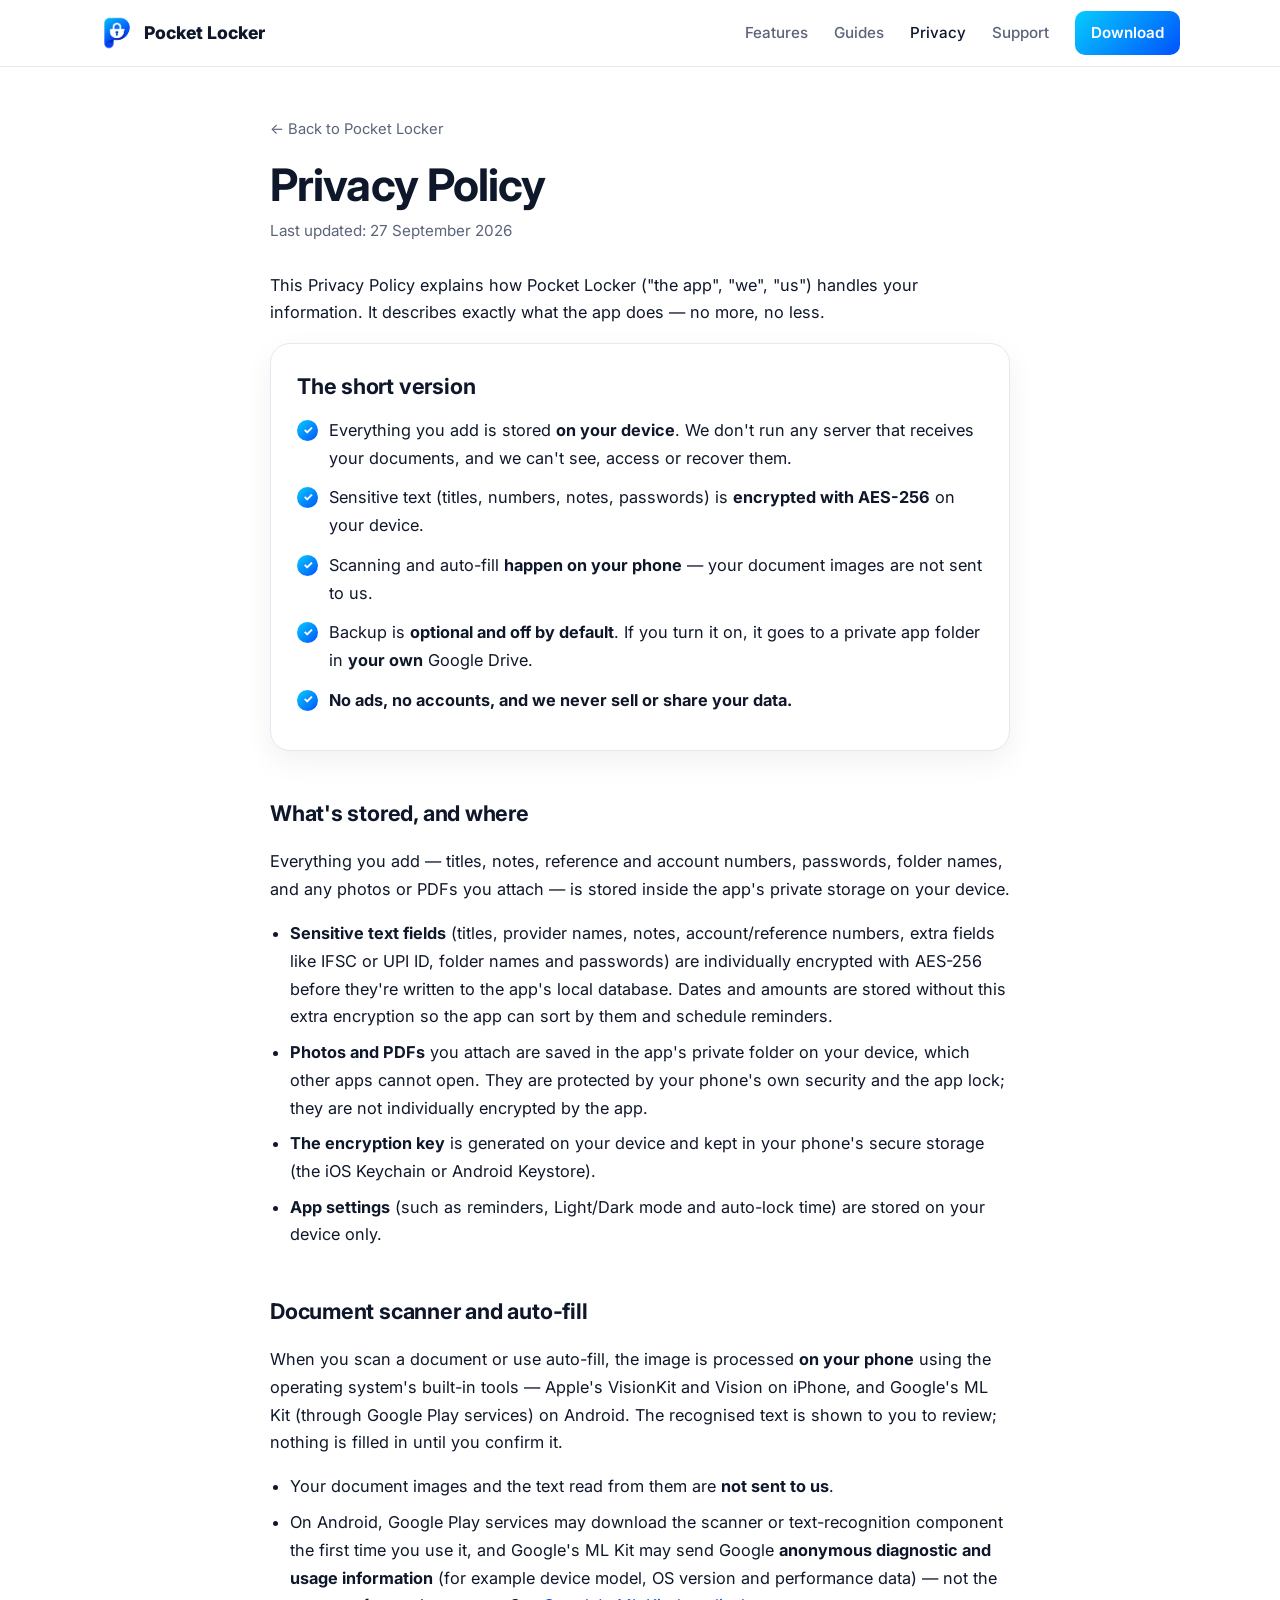
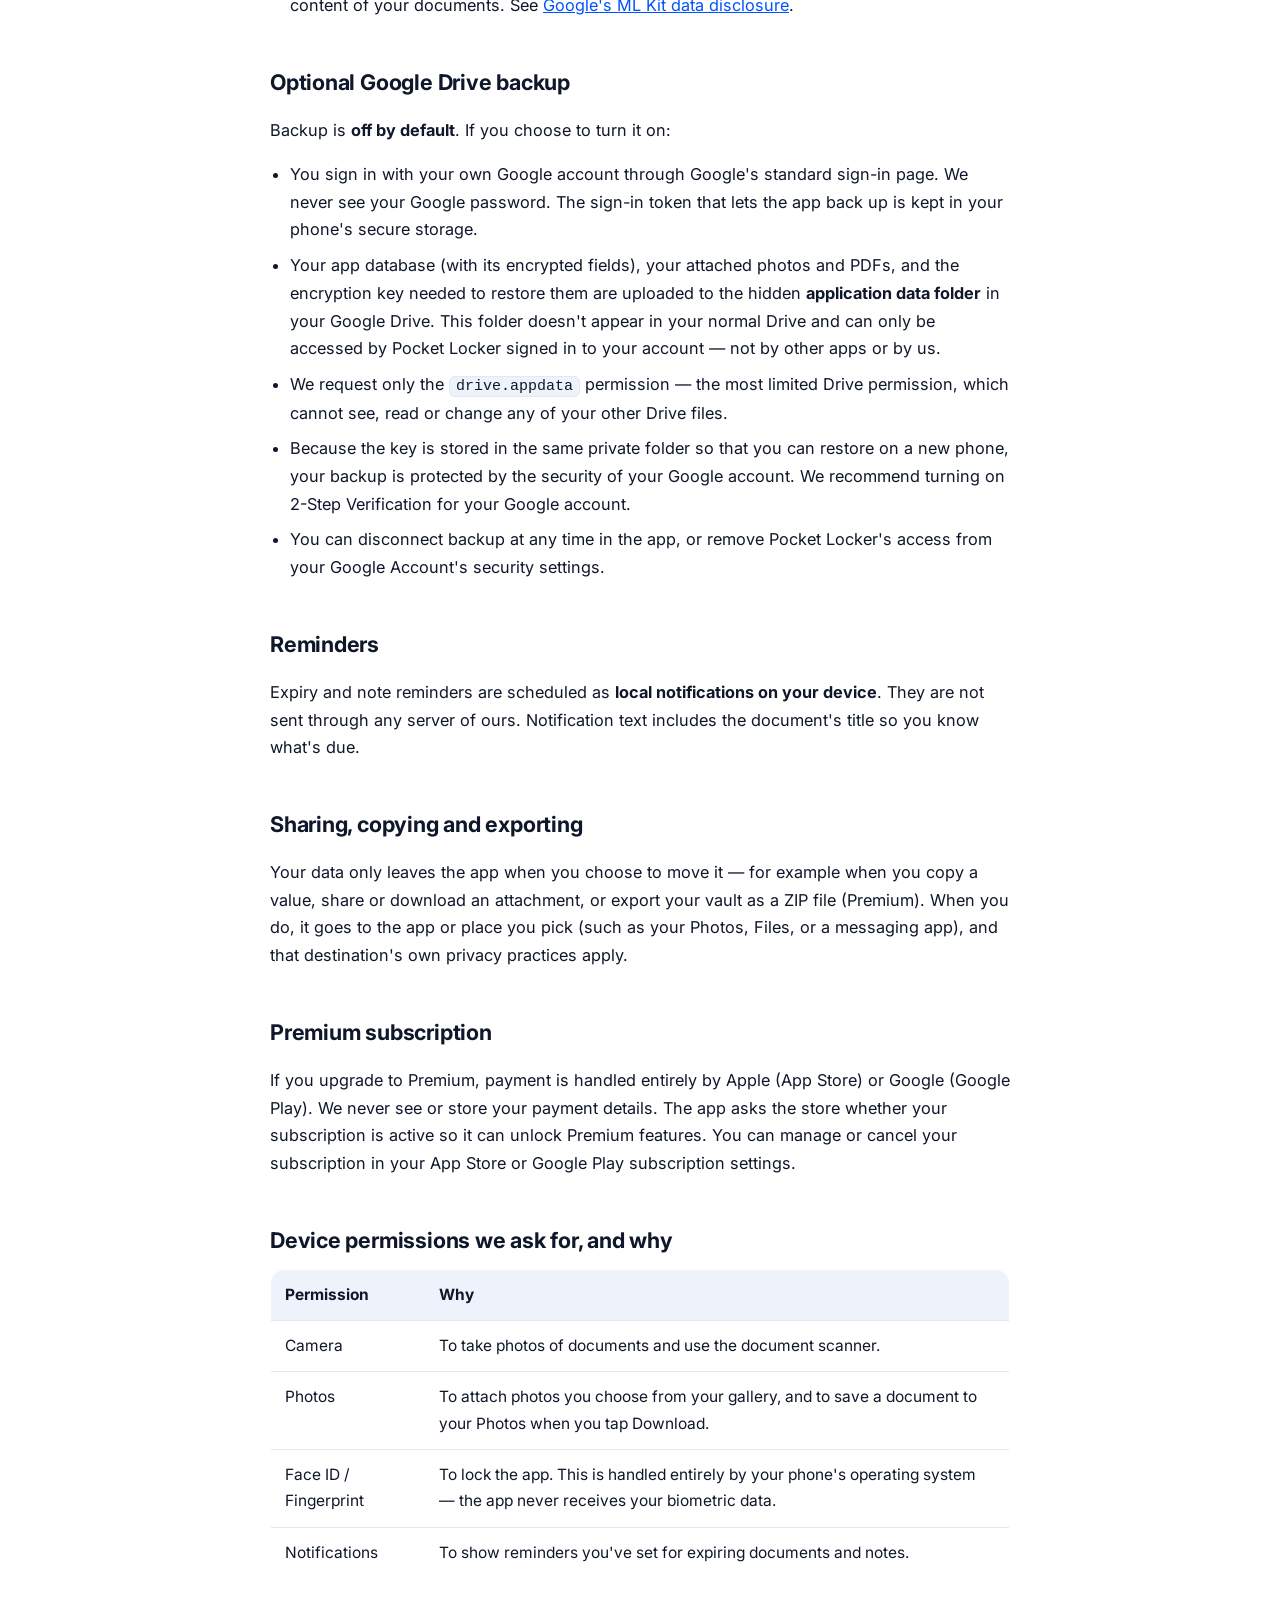
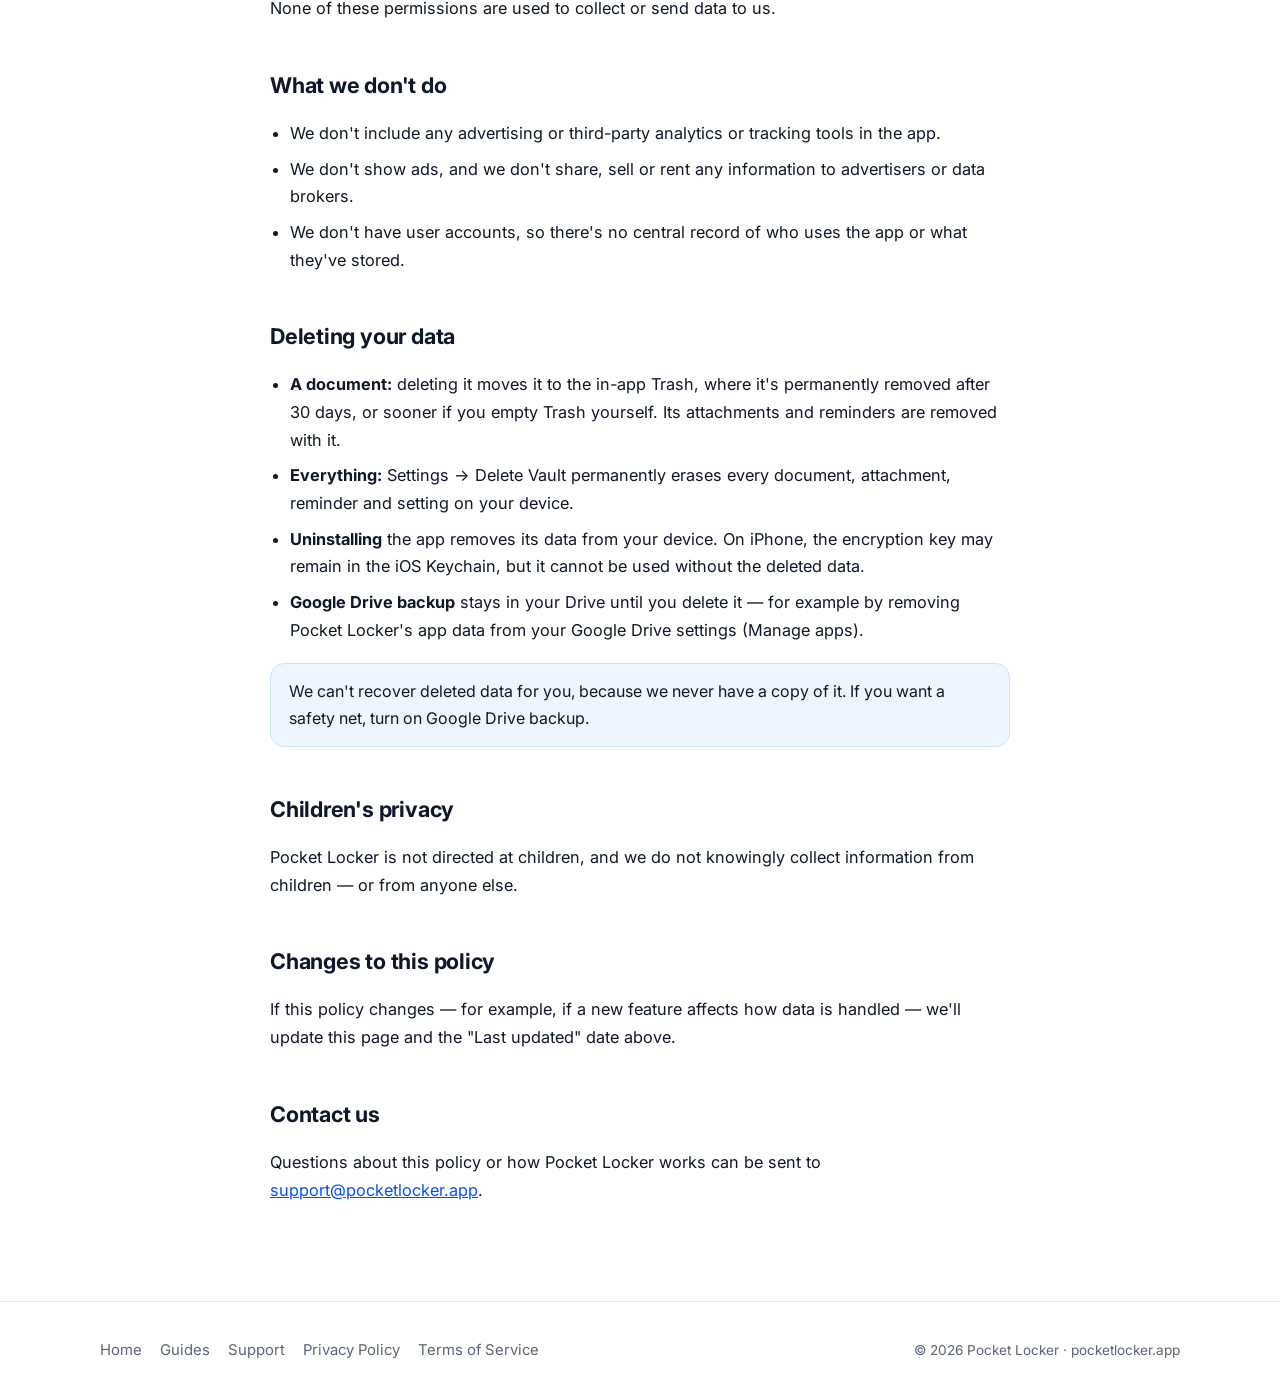
<file: privacy.html>
<!DOCTYPE html>
<html lang="en">
<head>
<meta charset="UTF-8">
<meta name="viewport" content="width=device-width, initial-scale=1.0">
<title>Privacy Policy — Pocket Locker</title>
<meta name="description" content="How Pocket Locker handles your information: stored on your device, sensitive fields encrypted, optional backup to your own Google Drive, no ads, no tracking.">
<link rel="canonical" href="https://pocketlocker.app/privacy.html">
<link rel="icon" href="logo.png">
<link rel="preconnect" href="https://fonts.googleapis.com">
<link rel="preconnect" href="https://fonts.gstatic.com" crossorigin>
<link href="https://fonts.googleapis.com/css2?family=Inter:wght@400;500;600;700;800&display=swap" rel="stylesheet">
<style>
  :root {
    --bg: #FFFFFF; --card: #FFFFFF; --text: #0F172A; --muted: #5B6478; --border: #E3E8F1;
    --blue: #0052FD; --grad: linear-gradient(135deg, #07CCFD 0%, #0052FD 100%); --green: #16A34A;
  }
  * { box-sizing: border-box; }
  body { margin: 0; font-family: 'Inter', system-ui, -apple-system, 'Segoe UI', Roboto, sans-serif; background: var(--bg); color: var(--text); line-height: 1.7; -webkit-font-smoothing: antialiased; }
  a { color: var(--blue); }
  .wrap { max-width: 1120px; margin: 0 auto; padding: 0 20px; }

  .site-header { position: sticky; top: 0; z-index: 50; background: rgba(255, 255, 255, 0.9); backdrop-filter: saturate(180%) blur(12px); -webkit-backdrop-filter: saturate(180%) blur(12px); border-bottom: 1px solid var(--border); }
  .site-header .wrap { display: flex; align-items: center; justify-content: space-between; height: 66px; gap: 16px; }
  .brand { display: flex; align-items: center; gap: 10px; font-weight: 800; font-size: 1.1rem; color: var(--text); text-decoration: none; }
  .brand img { width: 34px; height: 34px; border-radius: 9px; }
  .nav { display: flex; align-items: center; gap: 26px; }
  .nav a { color: var(--muted); text-decoration: none; font-weight: 500; font-size: 0.95rem; }
  .nav a:hover, .nav a.active { color: var(--text); }
  .nav .nav-cta { color: #fff; background: var(--grad); padding: 9px 16px; border-radius: 10px; font-weight: 600; }
  @media (max-width: 760px) { .nav a:not(.nav-cta) { display: none; } }

  .page { max-width: 780px; margin: 0 auto; padding: 48px 20px 40px; }
  .back { font-size: 0.92rem; text-decoration: none; color: var(--muted); }
  .back:hover { color: var(--text); }
  h1 { font-size: clamp(2rem, 4.5vw, 2.8rem); letter-spacing: -0.02em; line-height: 1.15; margin: 18px 0 6px; }
  .updated { color: var(--muted); margin: 0 0 28px; font-size: 0.95rem; }
  h2 { font-size: 1.35rem; letter-spacing: -0.01em; margin: 44px 0 10px; }
  p, li { font-size: 1.02rem; }
  ul { padding-left: 1.25em; }
  li { margin: 8px 0; }
  code { background: #EEF3FB; border: 1px solid var(--border); border-radius: 6px; padding: 1px 6px; font-size: 0.92em; }

  .summary { background: var(--card); border: 1px solid var(--border); border-radius: 20px; padding: 24px 26px; box-shadow: 0 10px 30px rgba(15, 23, 42, 0.06); }
  .summary h2 { margin-top: 0; }
  .summary ul { list-style: none; padding: 0; margin: 0; }
  .summary li { position: relative; padding-left: 32px; margin: 12px 0; }
  .summary li::before { content: "✓"; position: absolute; left: 0; top: 3px; width: 21px; height: 21px; border-radius: 50%; background: var(--grad); color: #fff; font-size: 0.72rem; font-weight: 800; display: flex; align-items: center; justify-content: center; }

  .table-scroll { overflow-x: auto; }
  table { width: 100%; border-collapse: collapse; background: var(--card); border: 1px solid var(--border); border-radius: 14px; overflow: hidden; font-size: 0.97rem; }
  th, td { text-align: left; padding: 12px 14px; border-bottom: 1px solid var(--border); vertical-align: top; }
  th { background: #EEF3FB; font-weight: 700; }
  tr:last-child td { border-bottom: none; }

  .note { background: #EEF6FF; border: 1px solid #CFE0FF; border-radius: 14px; padding: 14px 18px; margin: 18px 0; }

  footer { padding: 36px 0; border-top: 1px solid var(--border); margin-top: 40px; }
  footer .wrap { display: flex; flex-wrap: wrap; gap: 14px 20px; justify-content: space-between; align-items: center; }
  .f-links { display: flex; flex-wrap: wrap; gap: 18px; }
  .f-links a { color: var(--muted); text-decoration: none; font-size: 0.93rem; }
  .f-links a:hover { color: var(--text); }
  .copy { color: var(--muted); font-size: 0.85rem; }
</style>
</head>
<body>

<header class="site-header">
  <div class="wrap">
    <a href="https://pocketlocker.app/" class="brand">
      <img src="logo.png?v=3" alt="">
      Pocket Locker
    </a>
    <nav class="nav">
      <a href="index.html#features">Features</a>
      <a href="guides/">Guides</a>
      <a href="privacy.html" class="active">Privacy</a>
      <a href="support.html">Support</a>
      <a class="nav-cta" href="https://apps.apple.com/in/app/pocket-locker-private-vault/id6813628223" target="_blank" rel="noopener">Download</a>
    </nav>
  </div>
</header>

<main class="page">
  <a href="index.html" class="back">← Back to Pocket Locker</a>
  <h1>Privacy Policy</h1>
  <p class="updated">Last updated: 27 September 2026</p>

  <p>This Privacy Policy explains how Pocket Locker ("the app", "we", "us") handles your information. It describes exactly what the app does — no more, no less.</p>

  <div class="summary">
    <h2>The short version</h2>
    <ul>
      <li>Everything you add is stored <strong>on your device</strong>. We don't run any server that receives your documents, and we can't see, access or recover them.</li>
      <li>Sensitive text (titles, numbers, notes, passwords) is <strong>encrypted with AES-256</strong> on your device.</li>
      <li>Scanning and auto-fill <strong>happen on your phone</strong> — your document images are not sent to us.</li>
      <li>Backup is <strong>optional and off by default</strong>. If you turn it on, it goes to a private app folder in <strong>your own</strong> Google Drive.</li>
      <li><strong>No ads, no accounts, and we never sell or share your data.</strong></li>
    </ul>
  </div>

  <h2>What's stored, and where</h2>
  <p>Everything you add — titles, notes, reference and account numbers, passwords, folder names, and any photos or PDFs you attach — is stored inside the app's private storage on your device.</p>
  <ul>
    <li><strong>Sensitive text fields</strong> (titles, provider names, notes, account/reference numbers, extra fields like IFSC or UPI ID, folder names and passwords) are individually encrypted with AES-256 before they're written to the app's local database. Dates and amounts are stored without this extra encryption so the app can sort by them and schedule reminders.</li>
    <li><strong>Photos and PDFs</strong> you attach are saved in the app's private folder on your device, which other apps cannot open. They are protected by your phone's own security and the app lock; they are not individually encrypted by the app.</li>
    <li><strong>The encryption key</strong> is generated on your device and kept in your phone's secure storage (the iOS Keychain or Android Keystore).</li>
    <li><strong>App settings</strong> (such as reminders, Light/Dark mode and auto-lock time) are stored on your device only.</li>
  </ul>

  <h2>Document scanner and auto-fill</h2>
  <p>When you scan a document or use auto-fill, the image is processed <strong>on your phone</strong> using the operating system's built-in tools — Apple's VisionKit and Vision on iPhone, and Google's ML Kit (through Google Play services) on Android. The recognised text is shown to you to review; nothing is filled in until you confirm it.</p>
  <ul>
    <li>Your document images and the text read from them are <strong>not sent to us</strong>.</li>
    <li>On Android, Google Play services may download the scanner or text-recognition component the first time you use it, and Google's ML Kit may send Google <strong>anonymous diagnostic and usage information</strong> (for example device model, OS version and performance data) — not the content of your documents. See <a href="https://developers.google.com/ml-kit/android-data-disclosure" target="_blank" rel="noopener">Google's ML Kit data disclosure</a>.</li>
  </ul>

  <h2>Optional Google Drive backup</h2>
  <p>Backup is <strong>off by default</strong>. If you choose to turn it on:</p>
  <ul>
    <li>You sign in with your own Google account through Google's standard sign-in page. We never see your Google password. The sign-in token that lets the app back up is kept in your phone's secure storage.</li>
    <li>Your app database (with its encrypted fields), your attached photos and PDFs, and the encryption key needed to restore them are uploaded to the hidden <strong>application data folder</strong> in your Google Drive. This folder doesn't appear in your normal Drive and can only be accessed by Pocket Locker signed in to your account — not by other apps or by us.</li>
    <li>We request only the <code>drive.appdata</code> permission — the most limited Drive permission, which cannot see, read or change any of your other Drive files.</li>
    <li>Because the key is stored in the same private folder so that you can restore on a new phone, your backup is protected by the security of your Google account. We recommend turning on 2-Step Verification for your Google account.</li>
    <li>You can disconnect backup at any time in the app, or remove Pocket Locker's access from your Google Account's security settings.</li>
  </ul>

  <h2>Reminders</h2>
  <p>Expiry and note reminders are scheduled as <strong>local notifications on your device</strong>. They are not sent through any server of ours. Notification text includes the document's title so you know what's due.</p>

  <h2>Sharing, copying and exporting</h2>
  <p>Your data only leaves the app when you choose to move it — for example when you copy a value, share or download an attachment, or export your vault as a ZIP file (Premium). When you do, it goes to the app or place you pick (such as your Photos, Files, or a messaging app), and that destination's own privacy practices apply.</p>

  <h2>Premium subscription</h2>
  <p>If you upgrade to Premium, payment is handled entirely by Apple (App Store) or Google (Google Play). We never see or store your payment details. The app asks the store whether your subscription is active so it can unlock Premium features. You can manage or cancel your subscription in your App Store or Google Play subscription settings.</p>

  <h2>Device permissions we ask for, and why</h2>
  <div class="table-scroll">
  <table>
    <tr><th>Permission</th><th>Why</th></tr>
    <tr><td>Camera</td><td>To take photos of documents and use the document scanner.</td></tr>
    <tr><td>Photos</td><td>To attach photos you choose from your gallery, and to save a document to your Photos when you tap Download.</td></tr>
    <tr><td>Face ID / Fingerprint</td><td>To lock the app. This is handled entirely by your phone's operating system — the app never receives your biometric data.</td></tr>
    <tr><td>Notifications</td><td>To show reminders you've set for expiring documents and notes.</td></tr>
  </table>
  </div>
  <p>None of these permissions are used to collect or send data to us.</p>

  <h2>What we don't do</h2>
  <ul>
    <li>We don't include any advertising or third-party analytics or tracking tools in the app.</li>
    <li>We don't show ads, and we don't share, sell or rent any information to advertisers or data brokers.</li>
    <li>We don't have user accounts, so there's no central record of who uses the app or what they've stored.</li>
  </ul>

  <h2>Deleting your data</h2>
  <ul>
    <li><strong>A document:</strong> deleting it moves it to the in-app Trash, where it's permanently removed after 30 days, or sooner if you empty Trash yourself. Its attachments and reminders are removed with it.</li>
    <li><strong>Everything:</strong> Settings → Delete Vault permanently erases every document, attachment, reminder and setting on your device.</li>
    <li><strong>Uninstalling</strong> the app removes its data from your device. On iPhone, the encryption key may remain in the iOS Keychain, but it cannot be used without the deleted data.</li>
    <li><strong>Google Drive backup</strong> stays in your Drive until you delete it — for example by removing Pocket Locker's app data from your Google Drive settings (Manage apps).</li>
  </ul>
  <div class="note">We can't recover deleted data for you, because we never have a copy of it. If you want a safety net, turn on Google Drive backup.</div>

  <h2>Children's privacy</h2>
  <p>Pocket Locker is not directed at children, and we do not knowingly collect information from children — or from anyone else.</p>

  <h2>Changes to this policy</h2>
  <p>If this policy changes — for example, if a new feature affects how data is handled — we'll update this page and the "Last updated" date above.</p>

  <h2>Contact us</h2>
  <p>Questions about this policy or how Pocket Locker works can be sent to <a href="mailto:support@pocketlocker.app">support@pocketlocker.app</a>.</p>
</main>

<footer>
  <div class="wrap">
    <div class="f-links">
      <a href="index.html">Home</a>
      <a href="guides/">Guides</a>
      <a href="support.html">Support</a>
      <a href="privacy.html">Privacy Policy</a>
      <a href="terms.html">Terms of Service</a>
    </div>
    <div class="copy">© <span id="year"></span> Pocket Locker · pocketlocker.app</div>
  </div>
</footer>
<script>document.getElementById('year').textContent = new Date().getFullYear();</script>
</body>
</html>
</file>
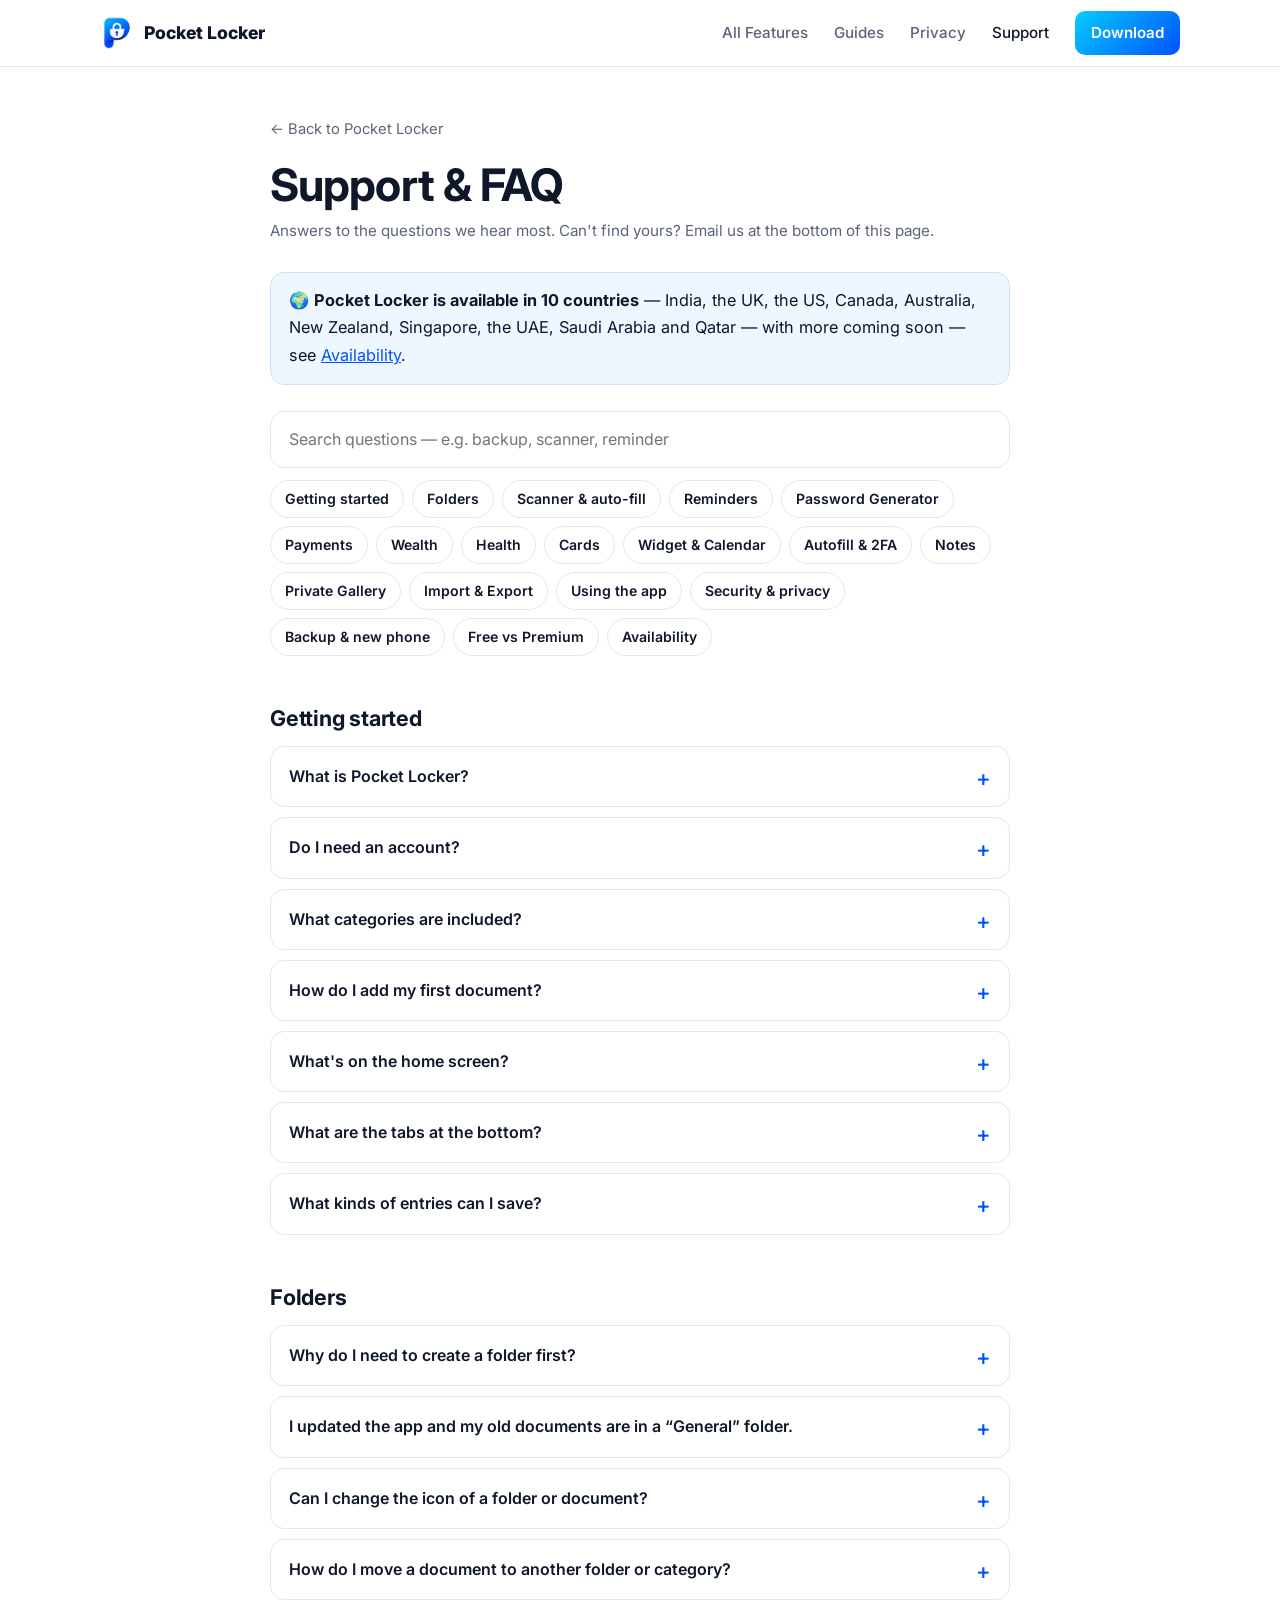
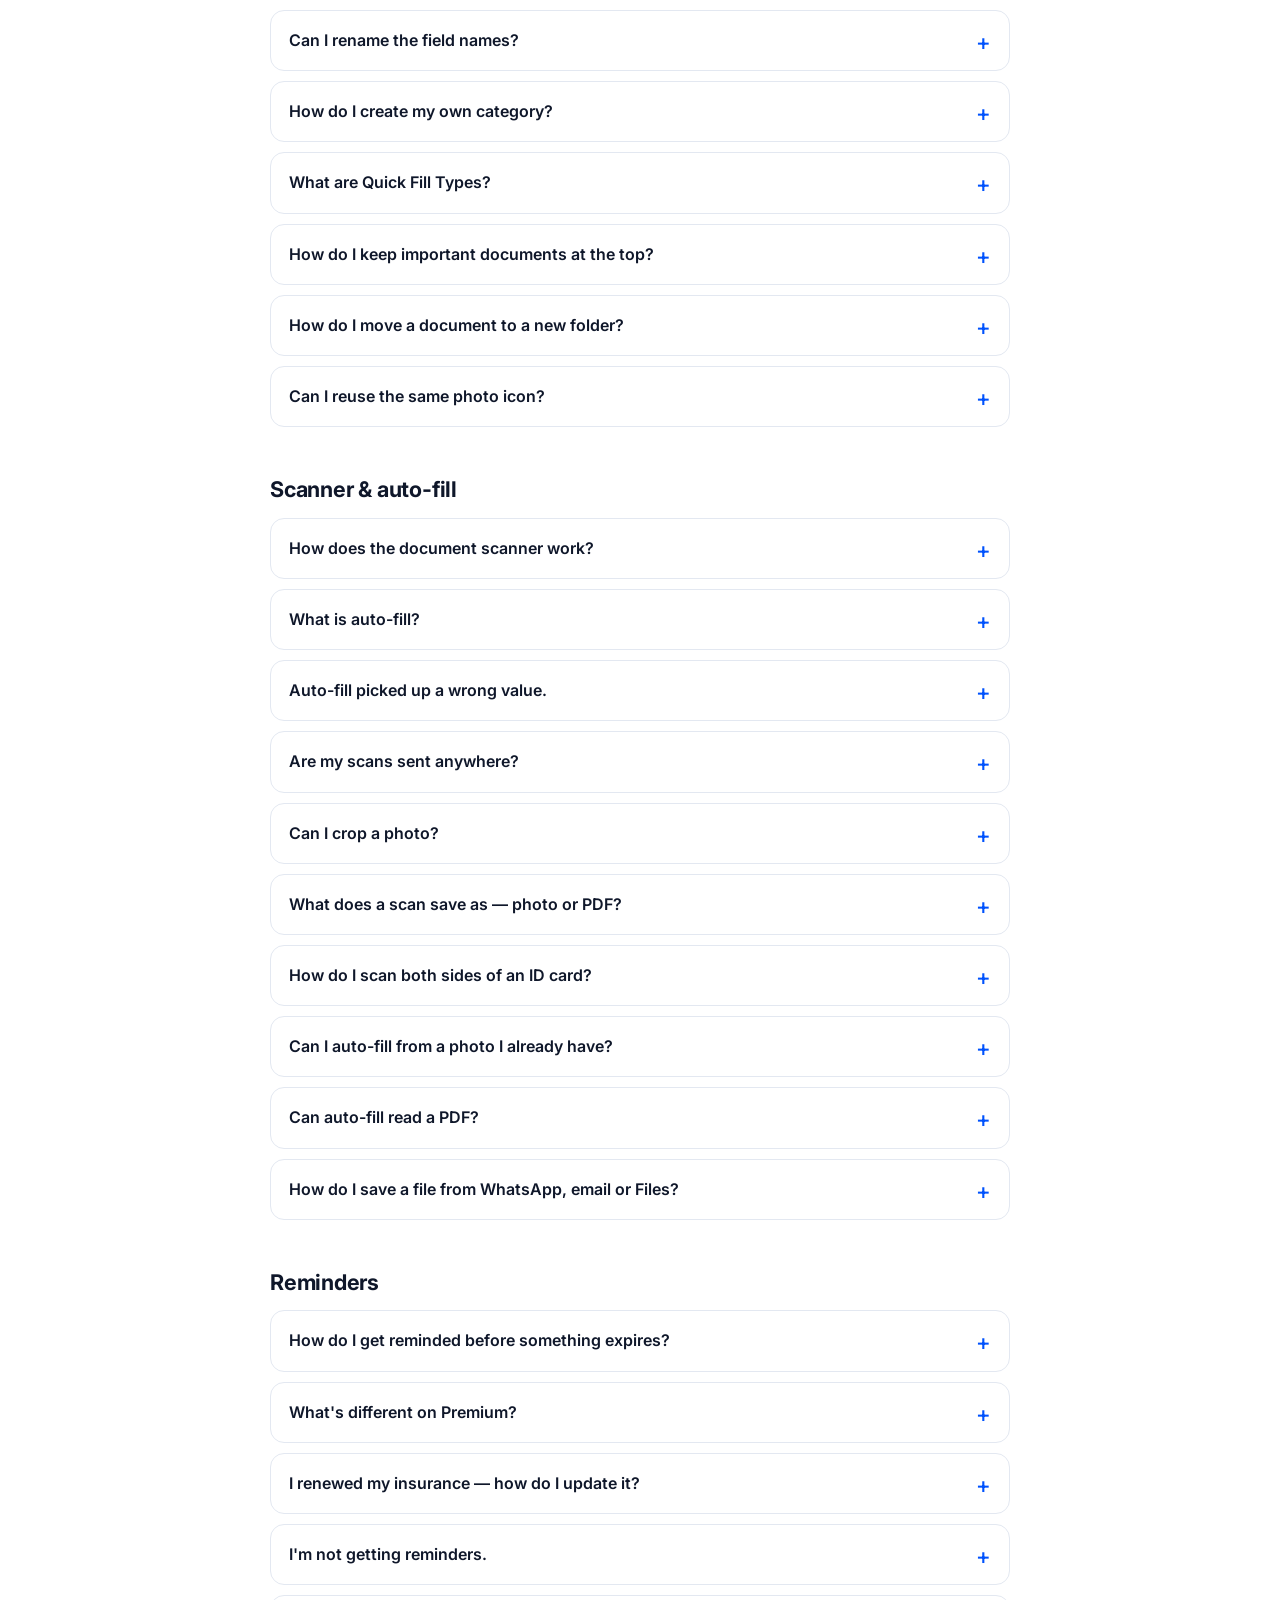
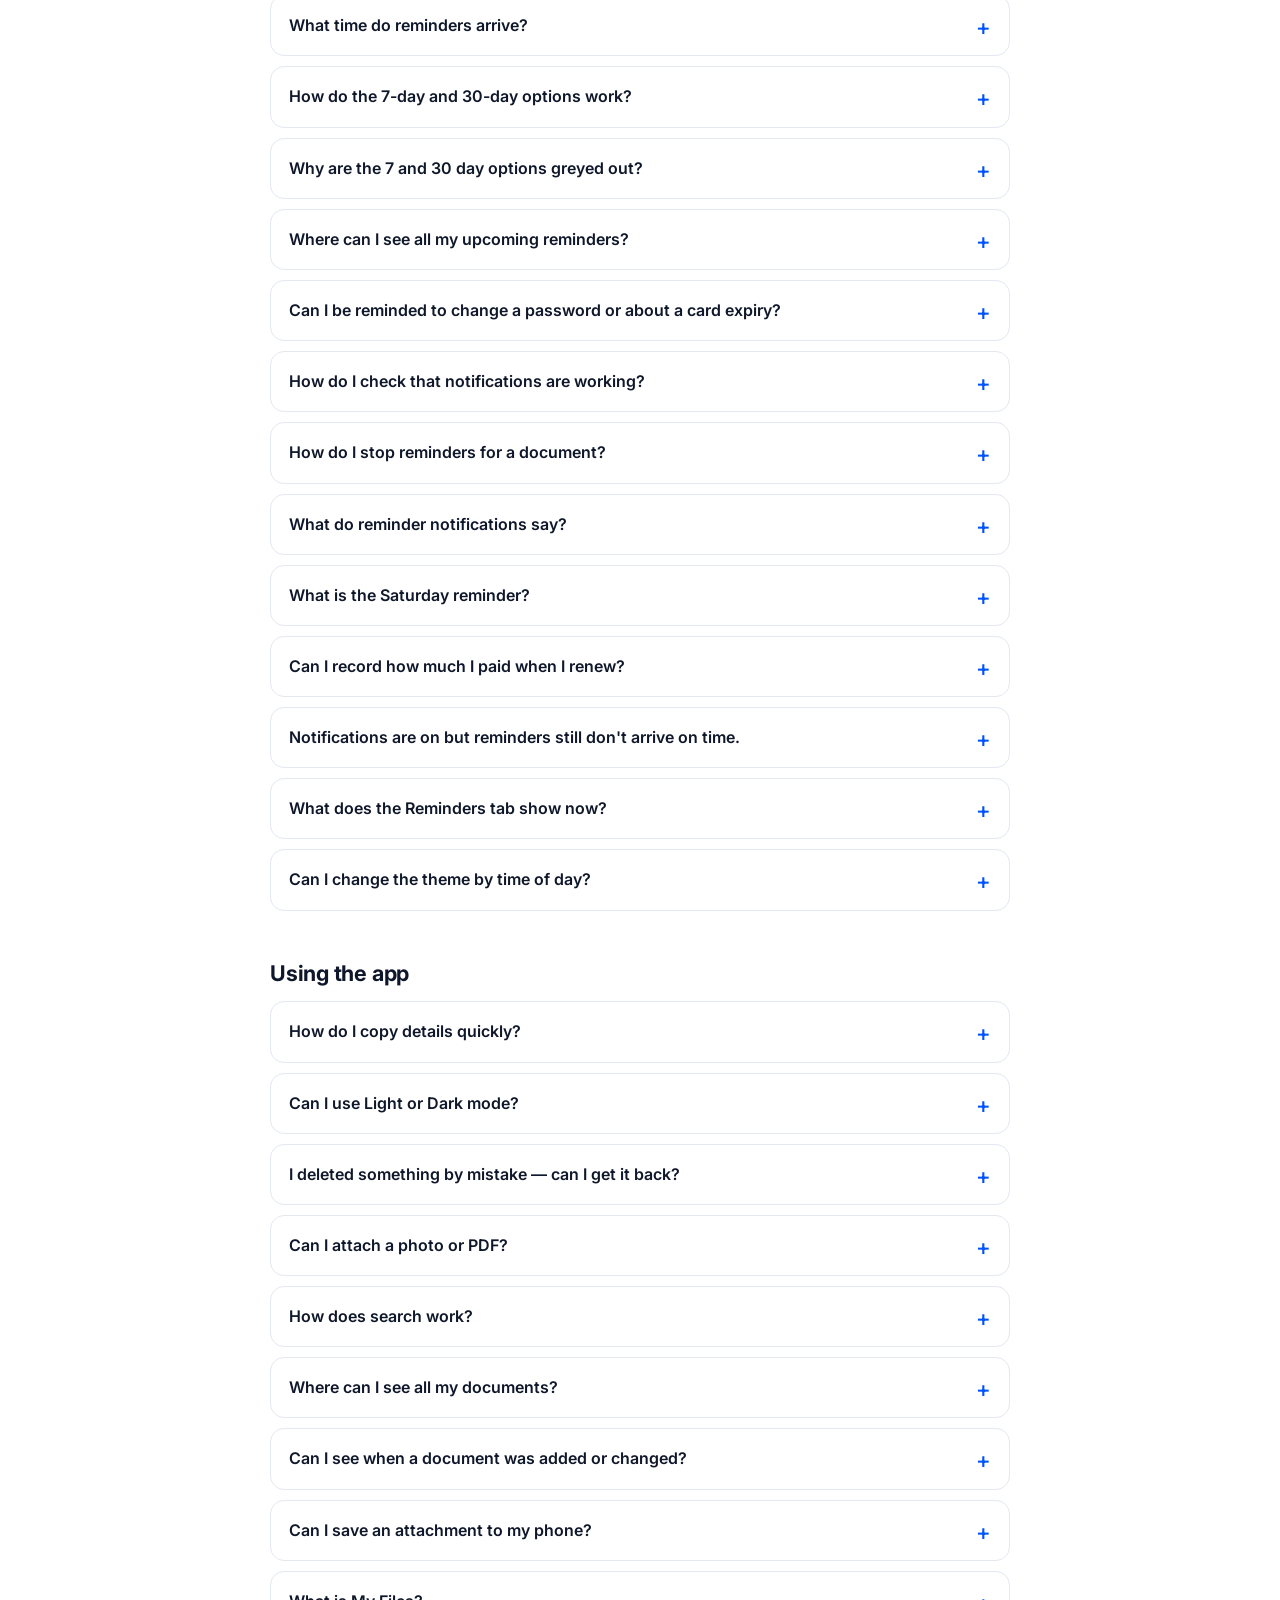
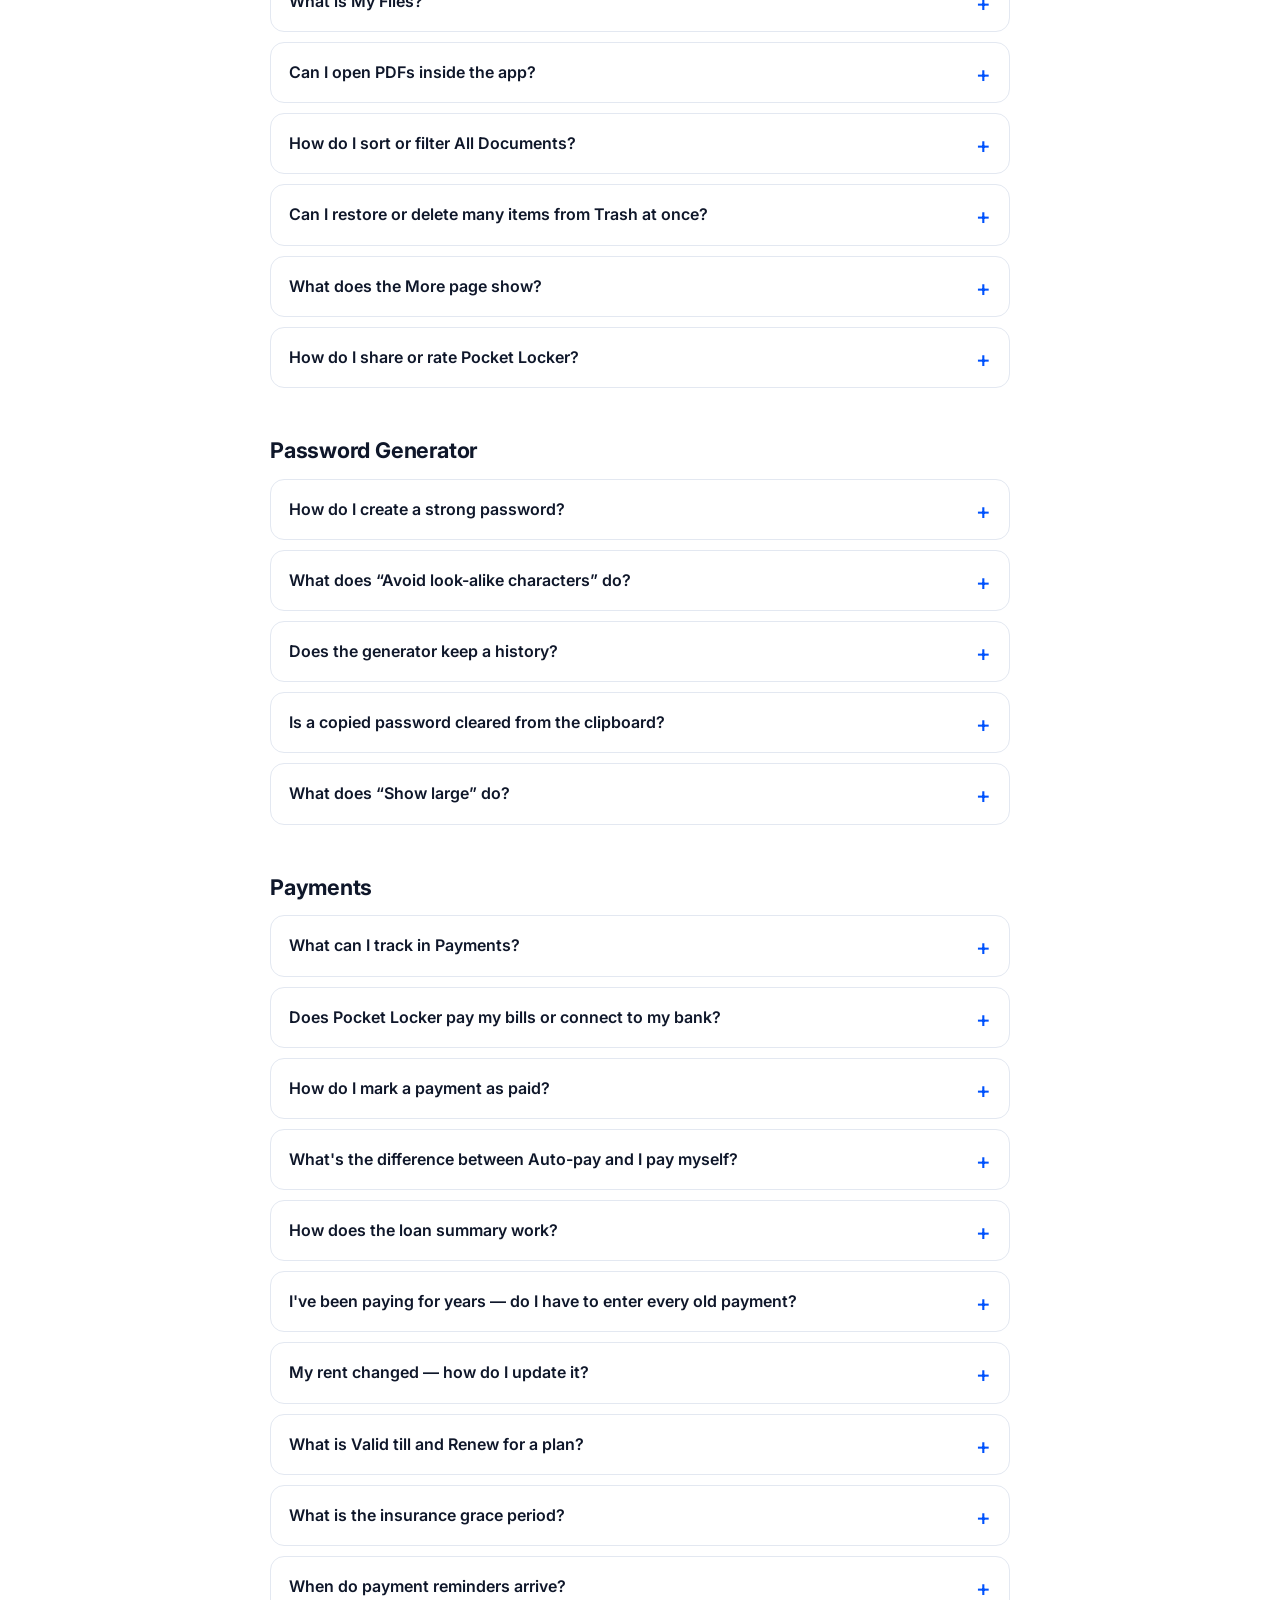
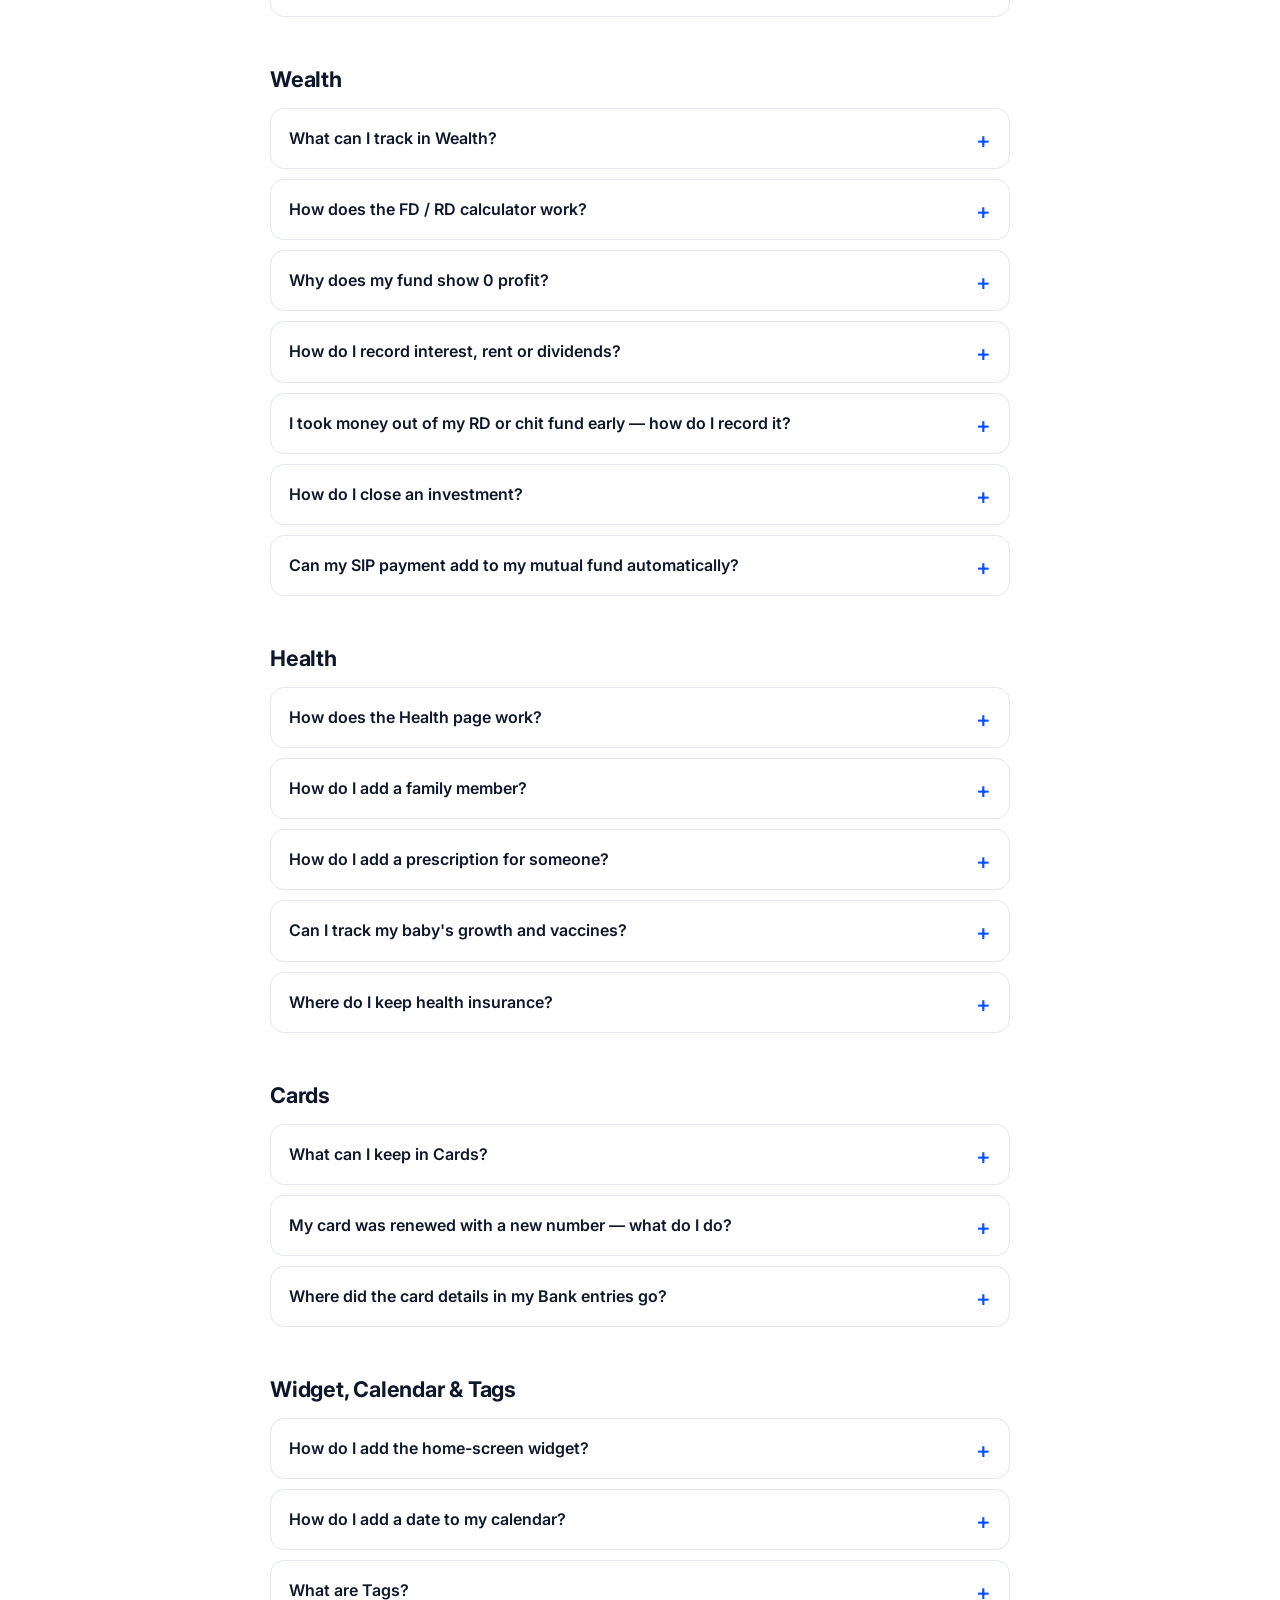
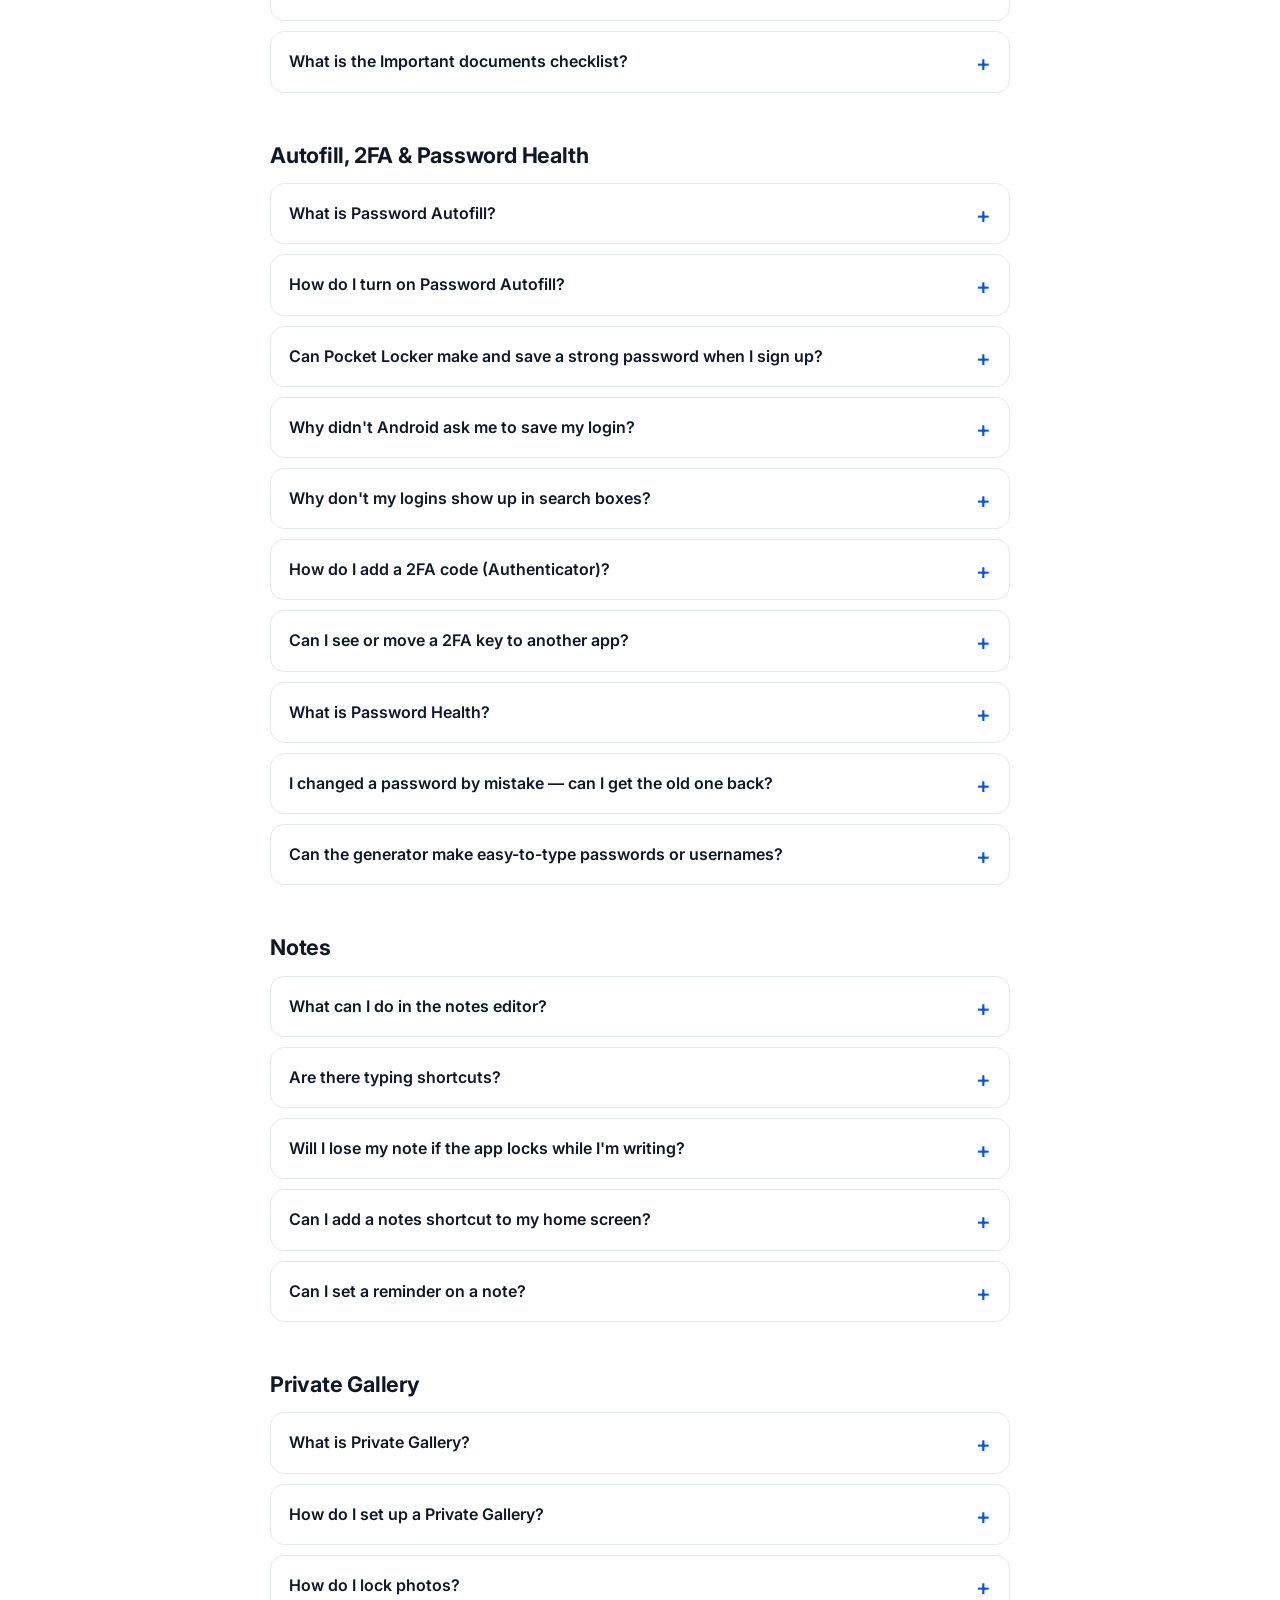
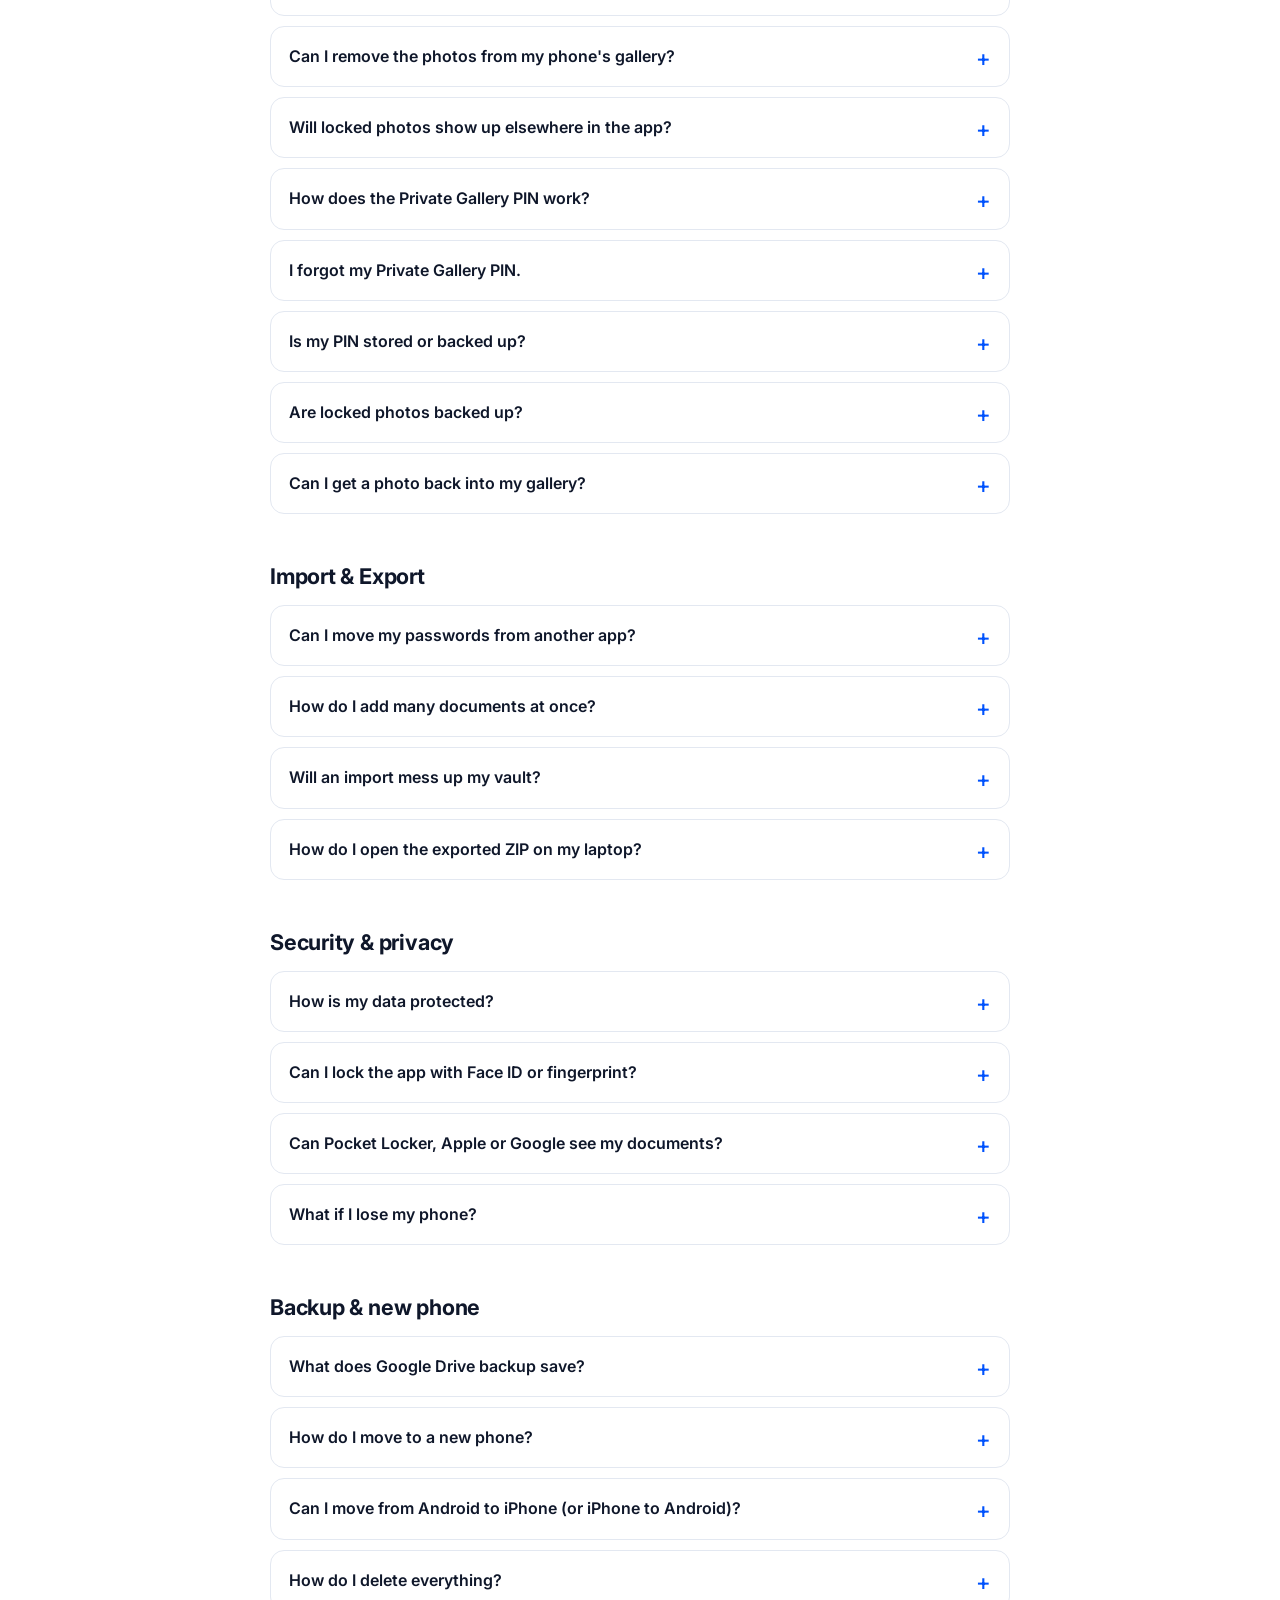
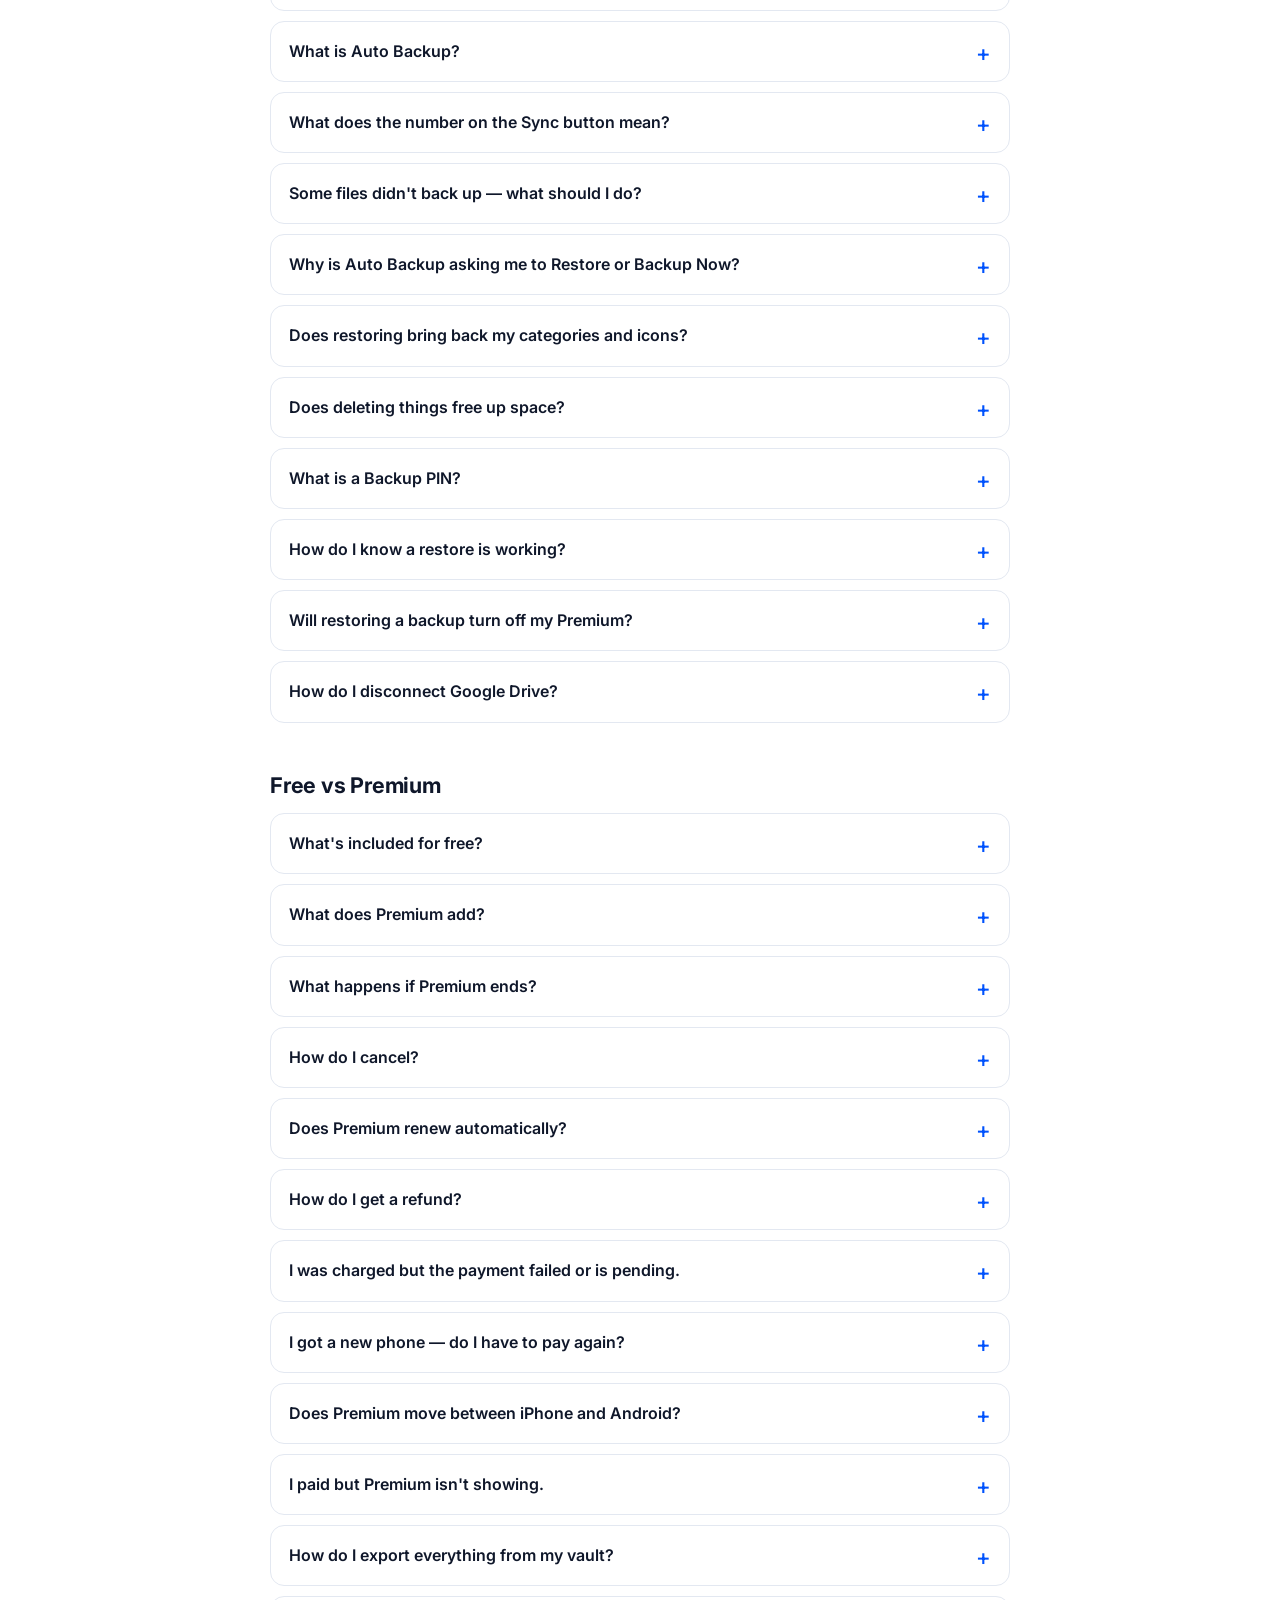
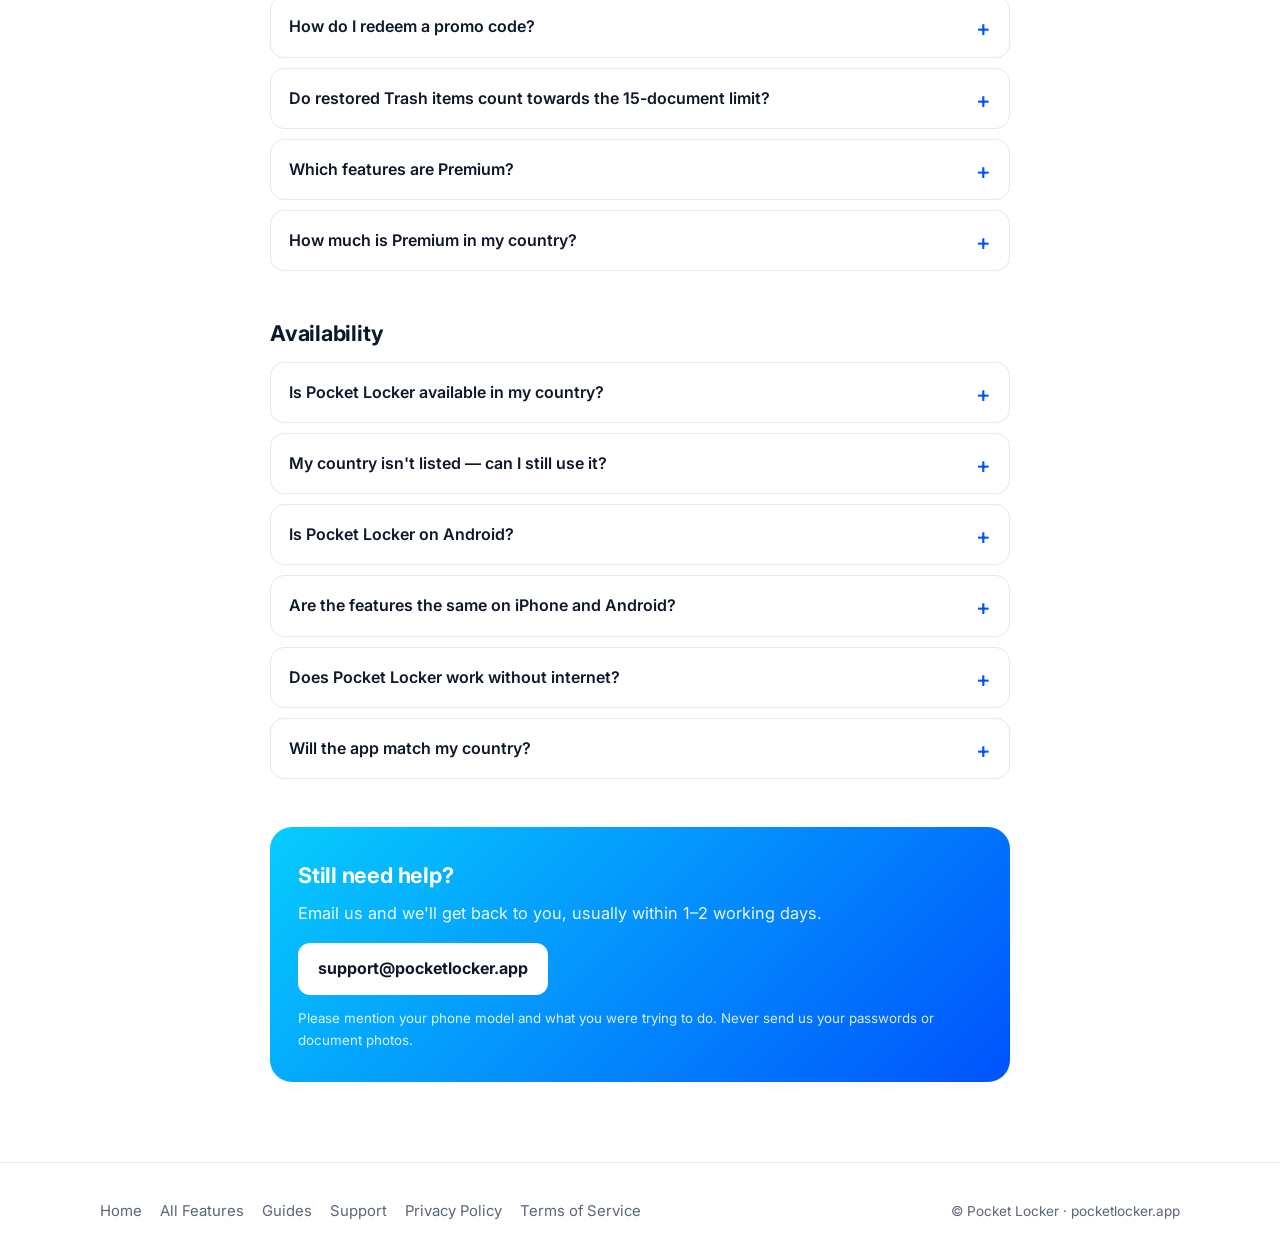
<file: support.html>
<!DOCTYPE html>
<html lang="en">
<head>
<meta charset="UTF-8">
<meta name="viewport" content="width=device-width, initial-scale=1.0">
<title>Support & FAQ — Pocket Locker</title>
<meta name="description" content="Help with Pocket Locker on iPhone and Android: payments and EMIs, wealth and FD calculator, family health records, cards, widget and calendar, password autofill and 2FA, scanner and auto-fill, reminders, Private Gallery, backup and restore, Free vs Premium and availability.">
<link rel="canonical" href="https://pocketlocker.app/support.html">
<link rel="icon" href="logo.png">
<link rel="preconnect" href="https://fonts.googleapis.com">
<link rel="preconnect" href="https://fonts.gstatic.com" crossorigin>
<link href="https://fonts.googleapis.com/css2?family=Inter:wght@400;500;600;700;800&display=swap" rel="stylesheet">
<style>
  :root {
    --bg: #FFFFFF; --card: #FFFFFF; --text: #0F172A; --muted: #5B6478; --border: #E3E8F1;
    --blue: #0052FD; --grad: linear-gradient(135deg, #07CCFD 0%, #0052FD 100%); --green: #16A34A;
  }
  * { box-sizing: border-box; }
  body { margin: 0; font-family: 'Inter', system-ui, -apple-system, 'Segoe UI', Roboto, sans-serif; background: var(--bg); color: var(--text); line-height: 1.7; -webkit-font-smoothing: antialiased; }
  a { color: var(--blue); }
  .wrap { max-width: 1120px; margin: 0 auto; padding: 0 20px; }

  .site-header { position: sticky; top: 0; z-index: 50; background: rgba(255, 255, 255, 0.9); backdrop-filter: saturate(180%) blur(12px); -webkit-backdrop-filter: saturate(180%) blur(12px); border-bottom: 1px solid var(--border); }
  .site-header .wrap { display: flex; align-items: center; justify-content: space-between; height: 66px; gap: 16px; }
  .brand { display: flex; align-items: center; gap: 10px; font-weight: 800; font-size: 1.1rem; color: var(--text); text-decoration: none; }
  .brand img { width: 34px; height: 34px; border-radius: 9px; }
  .nav { display: flex; align-items: center; gap: 26px; }
  .nav a { color: var(--muted); text-decoration: none; font-weight: 500; font-size: 0.95rem; }
  .nav a:hover, .nav a.active { color: var(--text); }
  .nav .nav-cta { color: #fff; background: var(--grad); padding: 9px 16px; border-radius: 10px; font-weight: 600; }
  @media (max-width: 760px) { .nav a:not(.nav-cta) { display: none; } }

  .page { max-width: 780px; margin: 0 auto; padding: 48px 20px 40px; }
  .back { font-size: 0.92rem; text-decoration: none; color: var(--muted); }
  .back:hover { color: var(--text); }
  h1 { font-size: clamp(2rem, 4.5vw, 2.8rem); letter-spacing: -0.02em; line-height: 1.15; margin: 18px 0 6px; }
  .updated { color: var(--muted); margin: 0 0 28px; font-size: 0.95rem; }
  h2 { font-size: 1.35rem; letter-spacing: -0.01em; margin: 44px 0 10px; }
  p, li { font-size: 1.02rem; }
  ul { padding-left: 1.25em; }
  li { margin: 8px 0; }
  code { background: #EEF3FB; border: 1px solid var(--border); border-radius: 6px; padding: 1px 6px; font-size: 0.92em; }

  .summary { background: var(--card); border: 1px solid var(--border); border-radius: 20px; padding: 24px 26px; box-shadow: 0 10px 30px rgba(15, 23, 42, 0.06); }
  .summary h2 { margin-top: 0; }
  .summary ul { list-style: none; padding: 0; margin: 0; }
  .summary li { position: relative; padding-left: 32px; margin: 12px 0; }
  .summary li::before { content: "✓"; position: absolute; left: 0; top: 3px; width: 21px; height: 21px; border-radius: 50%; background: var(--grad); color: #fff; font-size: 0.72rem; font-weight: 800; display: flex; align-items: center; justify-content: center; }

  .table-scroll { overflow-x: auto; }
  table { width: 100%; border-collapse: collapse; background: var(--card); border: 1px solid var(--border); border-radius: 14px; overflow: hidden; font-size: 0.97rem; }
  th, td { text-align: left; padding: 12px 14px; border-bottom: 1px solid var(--border); vertical-align: top; }
  th { background: #EEF3FB; font-weight: 700; }
  tr:last-child td { border-bottom: none; }

  .in-flag { display: inline-block; width: 20px; height: 14px; border-radius: 3px; flex-shrink: 0; vertical-align: -2px; box-shadow: 0 0 0 1px rgba(15,23,42,0.12); background: radial-gradient(circle at 50% 50%, #0A3A8C 0 1.6px, transparent 2px), linear-gradient(#FF9933 0 33.3%, #FFFFFF 33.3% 66.6%, #138808 66.6%); }
  .note { background: #EEF6FF; border: 1px solid #CFE0FF; border-radius: 14px; padding: 14px 18px; margin: 18px 0; }

  footer { padding: 36px 0; border-top: 1px solid var(--border); margin-top: 40px; }
  footer .wrap { display: flex; flex-wrap: wrap; gap: 14px 20px; justify-content: space-between; align-items: center; }
  .f-links { display: flex; flex-wrap: wrap; gap: 18px; }
  .f-links a { color: var(--muted); text-decoration: none; font-size: 0.93rem; }
  .f-links a:hover { color: var(--text); }
  .copy { color: var(--muted); font-size: 0.85rem; }

  .search { width: 100%; padding: 14px 18px; border-radius: 14px; border: 1px solid var(--border); background: var(--card); font: inherit; font-size: 1rem; margin: 8px 0 12px; }
  .search:focus { outline: 2px solid rgba(0, 82, 253, 0.35); border-color: var(--blue); }
  .chips { display: flex; flex-wrap: wrap; gap: 8px; margin-bottom: 18px; }
  .chips a { text-decoration: none; font-size: 0.88rem; font-weight: 600; color: var(--text); background: var(--card); border: 1px solid var(--border); border-radius: 999px; padding: 6px 14px; }
  .chips a:hover { border-color: var(--blue); color: var(--blue); }
  .group h2 { scroll-margin-top: 84px; }
  details { background: var(--card); border: 1px solid var(--border); border-radius: 14px; margin: 10px 0; }
  details summary { cursor: pointer; list-style: none; padding: 16px 48px 16px 18px; font-weight: 600; position: relative; }
  details summary::-webkit-details-marker { display: none; }
  details summary::after { content: "+"; position: absolute; right: 18px; top: 12px; font-size: 1.4rem; color: var(--blue); font-weight: 500; }
  details[open] summary::after { content: "–"; }
  details .ans { padding: 0 18px 16px; color: var(--muted); }
  details .ans p { margin: 0; }
  .contact { margin-top: 48px; background: var(--grad); color: #fff; border-radius: 22px; padding: 30px 28px; }
  .contact h2 { margin: 0 0 6px; }
  .contact p { margin: 0 0 16px; opacity: 0.92; }
  .contact a.mail { display: inline-block; background: #fff; color: #0F172A; text-decoration: none; font-weight: 700; padding: 12px 20px; border-radius: 12px; }
  .contact small { display: block; margin-top: 12px; opacity: 0.85; }
  .noresult { display: none; color: var(--muted); }
</style>
<script type="application/ld+json">{"@context": "https://schema.org", "@type": "FAQPage", "mainEntity": [{"@type": "Question", "name": "What is Pocket Locker?", "acceptedAnswer": {"@type": "Answer", "text": "A private vault for your passwords, IDs, vehicle papers, insurance, bank details, warranties, certificates and notes. Everything is stored on your phone, sensitive details are encrypted, and nothing is sent to any server unless you choose to turn on Google Drive backup."}}, {"@type": "Question", "name": "Do I need an account?", "acceptedAnswer": {"@type": "Answer", "text": "No. Pocket Locker works fully offline with no sign-up. You only connect a Google account if you choose to turn on Drive backup."}}, {"@type": "Question", "name": "What categories are included?", "acceptedAnswer": {"@type": "Answer", "text": "Passwords, Notes, Vehicle, Identity, Warranty, Certificates and Bank — each with its own form (for example IFSC and UPI ID for Bank, username and website for Passwords). On Premium you can also create your own categories."}}, {"@type": "Question", "name": "How do I add my first document?", "acceptedAnswer": {"@type": "Answer", "text": "Tap + on the home screen, choose a category, then choose a folder — or tap New Folder to create one (for example “My Car” or “HDFC Bank”). Fill in the details, add a photo, scan or PDF, and tap Save."}}, {"@type": "Question", "name": "What's on the home screen?", "acceptedAnswer": {"@type": "Answer", "text": "Your plan (Free or Premium) and search, the Sync button, Scan Document and Auto Fill, Upcoming (the next 7 days of expiries, payments, maturities and income), your categories and your recent documents. The small ring at the bottom right (e.g. 5/15) is the Important documents checklist."}}, {"@type": "Question", "name": "What are the tabs at the bottom?", "acceptedAnswer": {"@type": "Answer", "text": "Vault (home), Generator (password generator), the raised + to add a document from anywhere, Reminders, and More for settings, backup, Trash and help."}}, {"@type": "Question", "name": "What kinds of entries can I save?", "acceptedAnswer": {"@type": "Answer", "text": "Documents (IDs, vehicle papers, insurance, warranties, certificates), logins and 2FA codes, bank details, cards, notes, payments and EMIs, investments in Wealth, the family's health records and private photos. There are 9 built-in categories, and you can add your own of four kinds: Details, Cards, Gallery or Health."}}, {"@type": "Question", "name": "Why do I need to create a folder first?", "acceptedAnswer": {"@type": "Answer", "text": "Every document lives inside a folder, so things stay organised as your vault grows — one folder per car, bank account or family member. Open a category and tap Add Folder, or create one while adding a document."}}, {"@type": "Question", "name": "I updated the app and my old documents are in a “General” folder.", "acceptedAnswer": {"@type": "Answer", "text": "That's expected. Documents you saved before folders were introduced were moved into a General folder in the same category, with all their photos, PDFs and reminders. Nothing was deleted."}}, {"@type": "Question", "name": "Can I change the icon of a folder or document?", "acceptedAnswer": {"@type": "Answer", "text": "Yes. Use the category's icon, pick an emoji or a brand icon, or choose a photo from your gallery."}}, {"@type": "Question", "name": "How do I move a document to another folder or category?", "acceptedAnswer": {"@type": "Answer", "text": "Open the document and tap Move, then choose the new folder or category."}}, {"@type": "Question", "name": "Can I rename the field names?", "acceptedAnswer": {"@type": "Answer", "text": "Yes, for Vehicle, Identity, Warranty and Certificate. Tap the pencil icon next to any of the first three fields to rename it for that one entry — for example “Title” to “Policy Name”. Password, Notes and Bank keep fixed field names."}}, {"@type": "Question", "name": "How do I create my own category?", "acceptedAnswer": {"@type": "Answer", "text": "Tap Add New in Categories, choose the kind — Details (any name and icon, e.g. Property or Pets), Cards, Gallery (a Private Gallery for photos) or Health — and give it a name. Your own categories are free and work just like the built-in ones. Inside Payment and Wealth you can also add your own payment categories and investment types."}}, {"@type": "Question", "name": "What are Quick Fill Types?", "acceptedAnswer": {"@type": "Answer", "text": "When adding a document, tap a type like RC Book or Insurance to fill the title in one tap. Tap New Type to add your own."}}, {"@type": "Question", "name": "How do I keep important documents at the top?", "acceptedAnswer": {"@type": "Answer", "text": "Tap the star next to a document's name. Starred documents stay at the top of their lists."}}, {"@type": "Question", "name": "How do I move a document to a new folder?", "acceptedAnswer": {"@type": "Answer", "text": "Open the document and tap Move. Choose another folder in the same category, or create a new folder right there."}}, {"@type": "Question", "name": "Can I reuse the same photo icon?", "acceptedAnswer": {"@type": "Answer", "text": "Yes. Star a photo icon (☆) and it appears in every icon picker, so you can use it on related documents and folders in one tap."}}, {"@type": "Question", "name": "How does the document scanner work?", "acceptedAnswer": {"@type": "Answer", "text": "On the Add screen, tap Scan Document. The page edges are detected automatically and the page is straightened and cleaned. Scan several pages and they're saved together as one PDF. It's free on both plans."}}, {"@type": "Question", "name": "What is auto-fill?", "acceptedAnswer": {"@type": "Answer", "text": "Tap Auto-fill from photo and take or choose a photo of your document. Pocket Locker reads numbers, names and dates and suggests which field each one goes into. You can edit or skip every value — nothing is filled until you tap Fill Fields."}}, {"@type": "Question", "name": "Auto-fill picked up a wrong value.", "acceptedAnswer": {"@type": "Answer", "text": "Auto-fill reads printed text, so small, blurry or angled photos can confuse it. Use a clear, well-lit, straight photo (the scanner helps), and always check the values before saving."}}, {"@type": "Question", "name": "Are my scans sent anywhere?", "acceptedAnswer": {"@type": "Answer", "text": "No. Scanning and auto-fill happen on your phone. Your images and the text read from them are not sent to us. See the Privacy Policy for details."}}, {"@type": "Question", "name": "Can I crop a photo?", "acceptedAnswer": {"@type": "Answer", "text": "Yes. After taking or choosing a photo, a crop screen opens so you can keep just the document."}}, {"@type": "Question", "name": "What does a scan save as — photo or PDF?", "acceptedAnswer": {"@type": "Answer", "text": "One page is saved as a photo. Two or more pages are saved together as one PDF."}}, {"@type": "Question", "name": "How do I scan both sides of an ID card?", "acceptedAnswer": {"@type": "Answer", "text": "Scan the front and then the back. Pocket Locker places them at real card size, front on the left and back on the right, on one A4 page — just like a photocopy."}}, {"@type": "Question", "name": "Can I auto-fill from a photo I already have?", "acceptedAnswer": {"@type": "Answer", "text": "Yes. Tap Auto Fill and choose Scan, Camera or Gallery. You check every value before it's filled in."}}, {"@type": "Question", "name": "Can auto-fill read a PDF?", "acceptedAnswer": {"@type": "Answer", "text": "Yes. Auto-fill now works with PDFs too — for example an e-policy or e-ticket that came by email. As with photos, you check every value before it's filled in."}}, {"@type": "Question", "name": "How do I save a file from WhatsApp, email or Files?", "acceptedAnswer": {"@type": "Answer", "text": "Open the photo or PDF, tap Share and choose Pocket Locker (on iPhone: Save to Pocket Locker). You can send up to 5 files at once, then pick where to save them."}}, {"@type": "Question", "name": "How do I get reminded before something expires?", "acceptedAnswer": {"@type": "Answer", "text": "Add the expiry date and turn on Remind me. Choose 30 or 7 days before. The home screen also shows everything Expiring Soon."}}, {"@type": "Question", "name": "What's different on Premium?", "acceptedAnswer": {"@type": "Answer", "text": "Free lets you pick one reminder per document. Premium lets you set several (for example both 30 and 7 days before) and add a custom date and time. Reminders for Notes use a custom date and time, so they're a Premium feature."}}, {"@type": "Question", "name": "I renewed my insurance — how do I update it?", "acceptedAnswer": {"@type": "Answer", "text": "Open the document and tap Renew. Enter the new expiry date (and a new photo if you like). The old date is kept in the document's renewal history, and reminders are updated for the new date."}}, {"@type": "Question", "name": "I'm not getting reminders.", "acceptedAnswer": {"@type": "Answer", "text": "Check that notifications are allowed for Pocket Locker in your phone's Settings, and that Remind me is on for that document. On Android, also allow “Alarms & reminders” and turn off battery optimisation for Pocket Locker if your phone offers it."}}, {"@type": "Question", "name": "What time do reminders arrive?", "acceptedAnswer": {"@type": "Answer", "text": "Expiry reminders arrive at 9:00 AM. A custom reminder arrives at the exact date and time you pick."}}, {"@type": "Question", "name": "How do the 7-day and 30-day options work?", "acceptedAnswer": {"@type": "Answer", "text": "7 days before reminds you every day at 9:00 AM from a week before the expiry date until the expiry day, then stops. 30 days before adds one reminder a month ahead, then the same daily reminders from 7 days before."}}, {"@type": "Question", "name": "Why are the 7 and 30 day options greyed out?", "acceptedAnswer": {"@type": "Answer", "text": "They need an expiry or renewal date on the document. Add the date and the options become available."}}, {"@type": "Question", "name": "Where can I see all my upcoming reminders?", "acceptedAnswer": {"@type": "Answer", "text": "Open the Reminders tab. Documents are grouped into Next 30 days, Expired and Later, and custom reminders appear as their own rows with their time. Tap a notification to open that document."}}, {"@type": "Question", "name": "Can I be reminded to change a password or about a card expiry?", "acceptedAnswer": {"@type": "Answer", "text": "Yes. Add a Change password by date to a login, or a Card expiry date to a bank card, and turn on Remind me."}}, {"@type": "Question", "name": "How do I check that notifications are working?", "acceptedAnswer": {"@type": "Answer", "text": "Go to More → Notifications. You can turn notifications on, send a test notification and see the next reminder your phone will show."}}, {"@type": "Question", "name": "How do I stop reminders for a document?", "acceptedAnswer": {"@type": "Answer", "text": "Turn Remind me off on that document. If you change the date instead, reminders are created again for the new date."}}, {"@type": "Question", "name": "What do reminder notifications say?", "acceptedAnswer": {"@type": "Answer", "text": "The title shows the document and its category — for example “Car insurance · Vehicle” — and the message says what's due. Tap it to open the document."}}, {"@type": "Question", "name": "What is the Saturday reminder?", "acceptedAnswer": {"@type": "Answer", "text": "On Saturdays at 8:00 PM, Pocket Locker sends a gentle nudge to spend two minutes saving one more document. Turn it on or off in More → Notifications."}}, {"@type": "Question", "name": "Can I record how much I paid when I renew?", "acceptedAnswer": {"@type": "Answer", "text": "Yes. When you tap Renew, enter the new date and, if you like, the amount paid in your currency. The old date and amount stay in the document's history."}}, {"@type": "Question", "name": "Notifications are on but reminders still don't arrive on time.", "acceptedAnswer": {"@type": "Answer", "text": "On Android 12 and later, Pocket Locker also needs Alarms & reminders. It asks right after you allow notifications, and More → Notifications shows a clear card if a step is still missing."}}, {"@type": "Question", "name": "What does the Reminders tab show now?", "acceptedAnswer": {"@type": "Answer", "text": "Next 7 days, Next 30 days, Expired / overdue and Later — documents, payments (Due), Wealth (Matures or Review) and income dates together."}}, {"@type": "Question", "name": "Can I change the theme by time of day?", "acceptedAnswer": {"@type": "Answer", "text": "Yes. In More → Appearance choose Auto by time: light by day and dark from 6:30 PM to 6:30 AM."}}, {"@type": "Question", "name": "How do I copy details quickly?", "acceptedAnswer": {"@type": "Answer", "text": "Tap the copy icon next to any value. To copy several at once, tap Copy All, tick the fields you want, and they're copied together with their labels — ready to paste into a message or form."}}, {"@type": "Question", "name": "Can I use Light or Dark mode?", "acceptedAnswer": {"@type": "Answer", "text": "Yes. Go to Settings → Appearance and choose System, Light or Dark. System follows your phone's setting."}}, {"@type": "Question", "name": "I deleted something by mistake — can I get it back?", "acceptedAnswer": {"@type": "Answer", "text": "Yes. Deleted items go to Settings → Trash and can be restored for 30 days. On the Free plan you can restore as long as you're under 15 documents."}}, {"@type": "Question", "name": "Can I attach a photo or PDF?", "acceptedAnswer": {"@type": "Answer", "text": "Yes — take a photo, scan, choose from your gallery, or attach a PDF (up to 20 MB each), so the details and the actual document live together."}}, {"@type": "Question", "name": "How does search work?", "acceptedAnswer": {"@type": "Answer", "text": "Tap the search bar to open full-page search. Best matches come first — title, then provider, number, category, folder and note text. Passwords are never searched."}}, {"@type": "Question", "name": "Where can I see all my documents?", "acceptedAnswer": {"@type": "Answer", "text": "Tap View All next to Recent Documents. You can filter by category or see everything expiring in the next 30 days."}}, {"@type": "Question", "name": "Can I see when a document was added or changed?", "acceptedAnswer": {"@type": "Answer", "text": "Yes. Open the document and look at Document Info — it shows when it was added and last changed."}}, {"@type": "Question", "name": "Can I save an attachment to my phone?", "acceptedAnswer": {"@type": "Answer", "text": "Yes. Open the photo full screen and save a copy to your phone's Photos. PDFs open inside Pocket Locker with pinch-to-zoom; on Android, password-locked PDFs open in your phone's PDF app."}}, {"@type": "Question", "name": "What is My Files?", "acceptedAnswer": {"@type": "Answer", "text": "A tab in All Documents that shows every photo and PDF you've saved in one grid. Filter by Photos, PDFs or category, and search by document name — handy when you don't remember where you saved something."}}, {"@type": "Question", "name": "Can I open PDFs inside the app?", "acceptedAnswer": {"@type": "Answer", "text": "Yes. PDFs open inside Pocket Locker with pinch-to-zoom. On Android, password-locked PDFs open in your phone's PDF app instead."}}, {"@type": "Question", "name": "How do I sort or filter All Documents?", "acceptedAnswer": {"@type": "Answer", "text": "Use the category chips at the top, sort by recently added, expiry date, title A–Z or amount, and filter by expiring in 30 days, expired or no expiry date."}}, {"@type": "Question", "name": "Can I restore or delete many items from Trash at once?", "acceptedAnswer": {"@type": "Answer", "text": "Yes. In Trash, tap Select or Select all, then restore or delete them together."}}, {"@type": "Question", "name": "What does the More page show?", "acceptedAnswer": {"@type": "Answer", "text": "Your plan at the top, then Security, Your data, App and Help. Each row shows its current state — for example “Last backup today 9:10 PM”, “App Lock on”, or a warning if notifications need a step."}}, {"@type": "Question", "name": "How do I share or rate Pocket Locker?", "acceptedAnswer": {"@type": "Answer", "text": "Go to More → Help and tap Share Pocket Locker to send a short message with the store link, or Rate Pocket Locker to open the store's review page. Thank you!"}}, {"@type": "Question", "name": "How do I create a strong password?", "acceptedAnswer": {"@type": "Answer", "text": "Open the Generator tab, or tap the key button beside any Password field. Choose a length from 6 to 40 characters and whether to use upper case, lower case, numbers and symbols. A strength meter shows how strong it is."}}, {"@type": "Question", "name": "What does “Avoid look-alike characters” do?", "acceptedAnswer": {"@type": "Answer", "text": "It leaves out characters that are easy to confuse, such as 0 and O or 1 and l, so the password is easier to read and type."}}, {"@type": "Question", "name": "Does the generator keep a history?", "acceptedAnswer": {"@type": "Answer", "text": "Yes. It keeps your last 50 copied or used passwords, encrypted on your phone. You can delete one or clear them all."}}, {"@type": "Question", "name": "Is a copied password cleared from the clipboard?", "acceptedAnswer": {"@type": "Answer", "text": "On Android, yes — a copied password is cleared after 60 seconds. On iPhone it isn't cleared automatically."}}, {"@type": "Question", "name": "What does “Show large” do?", "acceptedAnswer": {"@type": "Answer", "text": "It shows a password in big numbered boxes, in groups of 4, with digits and symbols in colour — so it's easy to type on a laptop or TV without mistakes."}}, {"@type": "Question", "name": "What can I track in Payments?", "acceptedAnswer": {"@type": "Answer", "text": "Subscriptions, Loans / EMI, Rent, Bills, Insurance premiums, Credit Cards, School Fees and Investments & Savings — or your own payment categories. Choose the category first and the form changes to fit it."}}, {"@type": "Question", "name": "Does Pocket Locker pay my bills or connect to my bank?", "acceptedAnswer": {"@type": "Answer", "text": "No. Pocket Locker never moves money or connects to your bank — it keeps the record of what you paid and what's due, and reminds you."}}, {"@type": "Question", "name": "How do I mark a payment as paid?", "acceptedAnswer": {"@type": "Answer", "text": "Tap Mark as Paid on the payment's top card, or Paid? in the list. Choose Paid, or Skip this time if nothing was paid this period. The button then shows “Paid ✓ 7 Nov” until the next one is due. Tap a line in Payment history to change its amount or mark it Not paid."}}, {"@type": "Question", "name": "What's the difference between Auto-pay and I pay myself?", "acceptedAnswer": {"@type": "Answer", "text": "Auto-pay (e.g. an EMI auto-debit) is recorded as paid by itself after the due date. I pay myself never changes on its own — after the due date it shows “Overdue · Paid?” until you mark it Paid or Skip."}}, {"@type": "Question", "name": "How does the loan summary work?", "acceptedAnswer": {"@type": "Answer", "text": "Enter the lender, loan amount, EMI, tenure and EMI start. Pocket Locker works out the interest rate, EMIs paid and pending, balance to repay, total interest, what's still to pay and the last EMI. Your bank's figures may differ slightly."}}, {"@type": "Question", "name": "I've been paying for years — do I have to enter every old payment?", "acceptedAnswer": {"@type": "Answer", "text": "No. Set Started on to the first payment date: every payment since then counts as paid, and Next due becomes the next one."}}, {"@type": "Question", "name": "My rent changed — how do I update it?", "acceptedAnswer": {"@type": "Answer", "text": "Use Change amount and choose the date it changed from. Later payments use the new amount."}}, {"@type": "Question", "name": "What is Valid till and Renew for a plan?", "acceptedAnswer": {"@type": "Answer", "text": "For subscriptions, insurance and bills you set a start date and how long the plan lasts; Pocket Locker works out Valid till. When the plan ends, tap Renew to start the new one with its own dates, amount and documents. The old plan stays in Plan History with all its details."}}, {"@type": "Question", "name": "What is the insurance grace period?", "acceptedAnswer": {"@type": "Answer", "text": "Add “Grace period (days)” to an insurance payment. Within it, the payment shows “Grace · N days left” instead of Overdue, with a reminder on the last day."}}, {"@type": "Question", "name": "When do payment reminders arrive?", "acceptedAnswer": {"@type": "Answer", "text": "3 days before for monthly payments, 7 days before for every-3-months, and 30 and 7 days before for 6-monthly or yearly — plus an 8:00 PM “was it paid?” on the day. Plans with an end date are also reminded before Valid till."}}, {"@type": "Question", "name": "What can I track in Wealth?", "acceptedAnswer": {"@type": "Answer", "text": "Fixed and recurring deposits, mutual funds and SIPs, shares, PPF, NPS, PF, pensions, post office schemes, gold, bonds, chit funds, crypto, property and insurance policies — with types for your country (ISA, 401(k), RRSP, Superannuation, CPF…)."}}, {"@type": "Question", "name": "How does the FD / RD calculator work?", "acceptedAnswer": {"@type": "Answer", "text": "Enter the deposit, interest rate and tenure — Pocket Locker works out the maturity date and amount (quarterly compounding) and the interest earned till today. For an RD, enter the monthly amount. Your bank's figures may differ slightly."}}, {"@type": "Question", "name": "Why does my fund show 0 profit?", "acceptedAnswer": {"@type": "Answer", "text": "The app is offline, so it doesn't fetch market prices. Tap Update value and type today's value — profit is shown as you type."}}, {"@type": "Question", "name": "How do I record interest, rent or dividends?", "acceptedAnswer": {"@type": "Answer", "text": "Use Pays you regularly on the Wealth entry: choose the amount, how often, the next date and which account it goes to. It's recorded automatically or when you tap Received."}}, {"@type": "Question", "name": "I took money out of my RD or chit fund early — how do I record it?", "acceptedAnswer": {"@type": "Answer", "text": "Use Taken early. The entry stays active and Pocket Locker shows the gain or loss against the full maturity amount."}}, {"@type": "Question", "name": "How do I close an investment?", "acceptedAnswer": {"@type": "Answer", "text": "Tap Mark as Sold (funds, shares, gold, crypto, property — also part of the units), Mark as Matured (deposits, bonds, insurance) or Mark as Closed (PPF, PF, NPS, pensions). It moves to the Closed tab, and you can undo it from its page."}}, {"@type": "Question", "name": "Can my SIP payment add to my mutual fund automatically?", "acceptedAnswer": {"@type": "Answer", "text": "Yes. Create the payment under Investments & Savings and choose the Wealth entry it adds to. When you mark it Paid, the amount (and units) are added there."}}, {"@type": "Question", "name": "How does the Health page work?", "acceptedAnswer": {"@type": "Answer", "text": "Open the Health category to see each person — Everyone, Me, Mom, Dad… — and 8 tiles: Reports, Prescriptions, Lab Tests, Scans, Vaccinations, Medical History, Doctors and Others, with counts. Coming up shows the next visit, refill or dose."}}, {"@type": "Question", "name": "How do I add a family member?", "acceptedAnswer": {"@type": "Answer", "text": "Tap Add person and choose Me, Mom, Dad, Wife, Husband, Son, Daughter, Grandma, Grandpa, Baby or type any name. Long-press a person to rename them, change the icon or delete."}}, {"@type": "Question", "name": "How do I add a prescription for someone?", "acceptedAnswer": {"@type": "Answer", "text": "Select the person and the Prescriptions tile, then tap Add Prescription · Mom — the form opens with the person and type filled in. Add medicines and dosage, and a refill or next-visit date for a reminder."}}, {"@type": "Question", "name": "Can I track my baby's growth and vaccines?", "acceptedAnswer": {"@type": "Answer", "text": "Yes. Add a person as Baby / child to keep details (birth date, blood group, paediatrician), a growth log (height, weight, head size) and the vaccine schedule by age, with late ones in red and reminders 7 days before. The schedule is a guide — always follow your paediatrician."}}, {"@type": "Question", "name": "Where do I keep health insurance?", "acceptedAnswer": {"@type": "Answer", "text": "Health insurance is kept in Payment (Insurance), where its premium, policy and renewal are tracked. Older health insurance cards stay in Health under Others."}}, {"@type": "Question", "name": "What can I keep in Cards?", "acceptedAnswer": {"@type": "Answer", "text": "Credit, debit, forex, loyalty and gift cards: card number, name on card, expiry (MM/YY) with a reminder, network, credit limit, and the CVV and PIN hidden until you tap the eye."}}, {"@type": "Question", "name": "My card was renewed with a new number — what do I do?", "acceptedAnswer": {"@type": "Answer", "text": "Tap Renew card and enter the new number (leave it empty if it's the same), new CVV and expiry. The old number stays in history as “Old card •••• 1234”."}}, {"@type": "Question", "name": "Where did the card details in my Bank entries go?", "acceptedAnswer": {"@type": "Answer", "text": "From 1.0.11 they move to Cards › My Cards automatically, tagged to the bank, so nothing is lost and you don't get two reminders."}}, {"@type": "Question", "name": "How do I add the home-screen widget?", "acceptedAnswer": {"@type": "Answer", "text": "Add the Pocket Locker widget from your phone's widget list (Android or iPhone). The wide widget shows your next 2 dates with days left plus Scan and + Add; the small one shows how many are coming up. It never shows numbers, passwords or notes, you can hide names, and opening the app always asks for your fingerprint or PIN."}}, {"@type": "Question", "name": "How do I add a date to my calendar?", "acceptedAnswer": {"@type": "Answer", "text": "Turn on Show in Calendar under the date of a document, payment or Wealth entry. Choose your Google Calendar or a Pocket Locker calendar on this phone only. You can hide names in More → Notifications & Calendar."}}, {"@type": "Question", "name": "What are Tags?", "acceptedAnswer": {"@type": "Answer", "text": "Tags link entries in any category except Gallery — a card to its bank, a prescription to its doctor and lab report, a policy to its vehicle. Add them on the Add / Edit form; both entries then show each other under Tagged, one tap apart."}}, {"@type": "Question", "name": "What is the Important documents checklist?", "acceptedAnswer": {"@type": "Answer", "text": "The small ring on Home (e.g. 5/15) opens the 15 documents everyone in your country should keep — passport, driving licence, insurance, degree, bank details and national IDs. Items tick themselves when you save a matching document; you can also mark one Not needed."}}, {"@type": "Question", "name": "What is Password Autofill?", "acceptedAnswer": {"@type": "Answer", "text": "A Premium feature that fills your saved logins in other apps and websites. On Android, “Pocket Locker” with its logo appears above the keyboard (Chrome too); on iPhone your matching login appears above the keyboard, or tap the key icon › Pocket Locker. Only logins that match that app or website are offered, and nothing is filled before your fingerprint or Face ID."}}, {"@type": "Question", "name": "How do I turn on Password Autofill?", "acceptedAnswer": {"@type": "Answer", "text": "Open the Generator tab and switch on Password Autofill, then follow the steps to choose Pocket Locker as your phone's autofill service (in Android's autofill settings, or the iPhone's AutoFill & Passwords settings). The in-app Guide has the steps with pictures."}}, {"@type": "Question", "name": "Can Pocket Locker make and save a strong password when I sign up?", "acceptedAnswer": {"@type": "Answer", "text": "Yes, with Premium. On a sign-up or change-password page, choose Use a strong password: pick the length (8–40) and characters or type your own, and Pocket Locker fills it and asks “Save this login in Pocket Locker?”. On iPhone (iOS 18+), long-press the password box › AutoFill › Passwords › Pocket Locker."}}, {"@type": "Question", "name": "Why didn't Android ask me to save my login?", "acceptedAnswer": {"@type": "Answer", "text": "Some apps never trigger Android's save question. Pocket Locker now also asks when you press Sign in, Log in or Continue, and on sign-in pages you'll see a Save a new login row with the Pocket Locker logo in the autofill list — tap it to save the login with the name, username and website already filled in."}}, {"@type": "Question", "name": "Why don't my logins show up in search boxes?", "acceptedAnswer": {"@type": "Answer", "text": "On purpose. Saved logins are no longer offered in search boxes (like Google search), so they only appear where you actually sign in."}}, {"@type": "Question", "name": "How do I add a 2FA code (Authenticator)?", "acceptedAnswer": {"@type": "Answer", "text": "Open a login and tap Add under 2-step verification, then scan the website's QR code, choose a screenshot of it, or type the key (Premium). You'll see a live 6-digit code with a countdown — tap to copy. All codes are also on one page with search, and they work fully offline."}}, {"@type": "Question", "name": "Can I see or move a 2FA key to another app?", "acceptedAnswer": {"@type": "Answer", "text": "Yes. Tap Show key and confirm with fingerprint or Face ID to see the key and add it to another authenticator. Removing a key also asks for fingerprint or Face ID, so you can't be locked out by accident."}}, {"@type": "Question", "name": "What is Password Health?", "acceptedAnswer": {"@type": "Answer", "text": "It checks every login for weak, reused (the same password on 2 or more accounts) and old (not changed for a year) passwords and gives a score out of 100. The score is free; Premium shows exactly which logins to fix. A weak login also shows “Weak password · Update” on its page."}}, {"@type": "Question", "name": "I changed a password by mistake — can I get the old one back?", "acceptedAnswer": {"@type": "Answer", "text": "Yes. Every time a login's password changes, the old one is kept. Tap the eye on the password to see the last 5 with dates, then copy one or tap Restore (after fingerprint or Face ID)."}}, {"@type": "Question", "name": "Can the generator make easy-to-type passwords or usernames?", "acceptedAnswer": {"@type": "Answer", "text": "Yes. Choose Passphrase for 3–10 easy words like Toast-Turtle4-Cake-Wolf, or Username for random words or an email alias, as well as the usual Password option."}}, {"@type": "Question", "name": "What can I do in the notes editor?", "acceptedAnswer": {"@type": "Answer", "text": "Notes open in a full-page editor with checklists, numbered and bullet lists, bold, italic, underline, strikethrough, text and highlight colour, indent, divider lines, undo and redo. The Date button inserts today's date."}}, {"@type": "Question", "name": "Are there typing shortcuts?", "acceptedAnswer": {"@type": "Answer", "text": "Yes. Type 1.  to start a numbered list, -  for a bullet list and []  for a checklist. Ticked checklist items move to the bottom."}}, {"@type": "Question", "name": "Will I lose my note if the app locks while I'm writing?", "acceptedAnswer": {"@type": "Answer", "text": "No. Your draft is kept, so you can carry on where you left off."}}, {"@type": "Question", "name": "Can I add a notes shortcut to my home screen?", "acceptedAnswer": {"@type": "Answer", "text": "Yes. Press and hold the app icon for New Note and My Notes. On Android you can drag New Note onto your home screen; on iPhone use the Shortcuts app (steps are in More → Guide)."}}, {"@type": "Question", "name": "Can I set a reminder on a note?", "acceptedAnswer": {"@type": "Answer", "text": "Yes, with Premium. Notes use a custom date and time reminder."}}, {"@type": "Question", "name": "What is Private Gallery?", "acceptedAnswer": {"@type": "Answer", "text": "It keeps private photos out of your phone's gallery and inside the locked vault. You organise them in albums, like Family or Private, and can add an extra 4-digit PIN. It's free for up to 30 photos; Premium removes the limit."}}, {"@type": "Question", "name": "How do I set up a Private Gallery?", "acceptedAnswer": {"@type": "Answer", "text": "Tap Add New in Categories, choose the 🔒 Gallery type, give it a name and create it. Inside, add albums such as Family or Private."}}, {"@type": "Question", "name": "How do I lock photos?", "acceptedAnswer": {"@type": "Answer", "text": "Open an album and tap + to pick up to 30 photos — they're copied into Pocket Locker. You can also select photos in any app, tap Share › Pocket Locker and choose the album on the Lock Photos page; there's no form to fill."}}, {"@type": "Question", "name": "Can I remove the photos from my phone's gallery?", "acceptedAnswer": {"@type": "Answer", "text": "Yes. After locking, Pocket Locker asks “Remove from your gallery?” and your phone asks you to confirm. On Android they're deleted for good (not moved to the Bin); on iPhone they stay in Recently Deleted for 30 days. Photos already backed up to Google Photos or iCloud stay there — the app tells you before removing."}}, {"@type": "Question", "name": "Will locked photos show up elsewhere in the app?", "acceptedAnswer": {"@type": "Answer", "text": "No. Private is on by default, so locked photos don't appear in Recent Documents, Expiring Soon, All Documents, My Files or Search — nobody stumbles on them while you show another document."}}, {"@type": "Question", "name": "How does the Private Gallery PIN work?", "acceptedAnswer": {"@type": "Answer", "text": "You set one 4-digit PIN for all your locked Private Gallery categories; a blue lock shows on the category. It asks for the PIN even when the app is already open, and locks again when you leave or after 15 seconds away."}}, {"@type": "Question", "name": "I forgot my Private Gallery PIN.", "acceptedAnswer": {"@type": "Answer", "text": "Tap Forgot PIN and confirm with your fingerprint, Face ID or screen lock to set a new one. You can also change or turn off the PIN in More → App Lock & PINs. After 5 wrong tries there's a 30-second wait."}}, {"@type": "Question", "name": "Is my PIN stored or backed up?", "acceptedAnswer": {"@type": "Answer", "text": "No. The PIN itself is never saved — only a one-way code in your phone's secure storage (Android Keystore or iPhone Keychain). It isn't part of your backup."}}, {"@type": "Question", "name": "Are locked photos backed up?", "acceptedAnswer": {"@type": "Answer", "text": "Yes. Locked photos are included in your Google Drive backup and come back when you restore."}}, {"@type": "Question", "name": "Can I get a photo back into my gallery?", "acceptedAnswer": {"@type": "Answer", "text": "Yes. Tap a photo and choose Download to save it back to your phone's gallery. You can also Share or Remove it. Change the grid to large, medium or small — the app remembers your choice."}}, {"@type": "Question", "name": "Can I move my passwords from another app?", "acceptedAnswer": {"@type": "Answer", "text": "Yes. Export a CSV from Google Password Manager / Chrome, Bitwarden, LastPass, 1Password or Firefox, then go to More → Import & Export → Import and choose the file. 2FA keys come across too when the file has them. Free up to the Free plan's 15 entries; unlimited with Premium."}}, {"@type": "Question", "name": "How do I add many documents at once?", "acceptedAnswer": {"@type": "Answer", "text": "Go to More → Import & Export and download the Excel template. It has a sheet for each of your categories, the right columns and a grey example row. Fill it on a computer, then import it — the Folder column makes new folders and dates go in as DD/MM/YYYY."}}, {"@type": "Question", "name": "Will an import mess up my vault?", "acceptedAnswer": {"@type": "Answer", "text": "No. You see a preview first: how many entries go into each category and every row that can't be imported, with the reason. Nothing is saved until you tap Import."}}, {"@type": "Question", "name": "How do I open the exported ZIP on my laptop?", "acceptedAnswer": {"@type": "Answer", "text": "The export is locked with the password you chose (AES-256). On Windows use 7-Zip or WinRAR; on Mac use Keka or The Unarchiver. The built-in Windows and Mac zip tools may not open AES-locked files."}}, {"@type": "Question", "name": "How is my data protected?", "acceptedAnswer": {"@type": "Answer", "text": "Sensitive details — titles, numbers, notes, passwords and folder names — are individually encrypted with AES-256 before they're saved. Photos and PDFs are kept in the app's private storage, which other apps can't open, and the whole app is behind your phone's lock."}}, {"@type": "Question", "name": "Can I lock the app with Face ID or fingerprint?", "acceptedAnswer": {"@type": "Answer", "text": "Yes. Pocket Locker uses your phone's own Face ID, fingerprint or screen lock — there's no separate app password to forget. In Settings → Security you can choose when it locks again: immediately, after 1, 5 or 10 minutes, or never."}}, {"@type": "Question", "name": "Can Pocket Locker, Apple or Google see my documents?", "acceptedAnswer": {"@type": "Answer", "text": "We can't — we don't run any server that receives your documents. Your data stays on your phone unless you turn on Google Drive backup, which goes to a private app folder in your own Google Drive."}}, {"@type": "Question", "name": "What if I lose my phone?", "acceptedAnswer": {"@type": "Answer", "text": "If you turned on Google Drive backup, install Pocket Locker on your new phone and restore — everything comes back. Without a backup, data stored only on a lost phone can't be recovered by anyone, including us. We recommend turning backup on."}}, {"@type": "Question", "name": "What does Google Drive backup save?", "acceptedAnswer": {"@type": "Answer", "text": "Your documents, folders, photos and PDFs, and the key needed to unlock them, saved to a hidden app folder in your own Google Drive that only Pocket Locker can use. It's off by default, and you can disconnect it at any time."}}, {"@type": "Question", "name": "How do I move to a new phone?", "acceptedAnswer": {"@type": "Answer", "text": "On your old phone, open Settings → Backup and tap Backup Now. On the new phone, install Pocket Locker, sign in to the same Google account in Settings → Backup, and tap Restore. Close and reopen the app after restoring."}}, {"@type": "Question", "name": "Can I move from Android to iPhone (or iPhone to Android)?", "acceptedAnswer": {"@type": "Answer", "text": "Yes. Google Drive backup works across both. On the old phone, open Settings → Backup and tap Backup Now. On the new phone, install Pocket Locker, sign in to the same Google account in Settings → Backup, and tap Restore — your documents, folders, photos and PDFs come across. Premium doesn't transfer between the App Store and Google Play, so on the new platform you'd use the free plan or subscribe there."}}, {"@type": "Question", "name": "How do I delete everything?", "acceptedAnswer": {"@type": "Answer", "text": "Go to Settings → Delete Vault. This permanently erases every document, attachment, reminder and setting on this phone. It can't be undone. Your Google Drive backup (if any) stays in your Drive until you remove it."}}, {"@type": "Question", "name": "What is Auto Backup?", "acceptedAnswer": {"@type": "Answer", "text": "When it's on, Pocket Locker backs up a few seconds after any change and when you leave the app. Only new photos and PDFs are uploaded, so it's quick. You can also tap Backup Now any time."}}, {"@type": "Question", "name": "What does the number on the Sync button mean?", "acceptedAnswer": {"@type": "Answer", "text": "It's how many changes are waiting to be backed up. The Backup page shows your last backup, for example “11 documents · 5 of 5 photos & PDFs backed up”."}}, {"@type": "Question", "name": "Some files didn't back up — what should I do?", "acceptedAnswer": {"@type": "Answer", "text": "The Backup page lists any file that couldn't be backed up. Temporary Google errors are retried automatically; you can also tap Backup Now once you have a good connection."}}, {"@type": "Question", "name": "Why is Auto Backup asking me to Restore or Backup Now?", "acceptedAnswer": {"@type": "Answer", "text": "Auto Backup never overwrites a bigger backup made on another phone. Choose Restore to bring that backup to this phone, or Backup Now to replace it with this phone's vault."}}, {"@type": "Question", "name": "Does restoring bring back my categories and icons?", "acceptedAnswer": {"@type": "Answer", "text": "Yes. Restore brings back documents, photos, PDFs, folders, categories and icons. Premium isn't part of a backup — it comes from your App Store or Google Play account."}}, {"@type": "Question", "name": "Does deleting things free up space?", "acceptedAnswer": {"@type": "Answer", "text": "Yes. Removing a photo, emptying Trash, deleting a category or using Delete Vault frees the space on your phone, including temporary copies. The next backup also removes those deleted files from your Google Drive."}}, {"@type": "Question", "name": "What is a Backup PIN?", "acceptedAnswer": {"@type": "Answer", "text": "An optional 6-digit PIN that locks your Google Drive backup. Restoring on a new phone needs it, so even someone who gets into your Google account can't restore your vault. You can change it any time on your phone with fingerprint or Face ID."}}, {"@type": "Question", "name": "How do I know a restore is working?", "acceptedAnswer": {"@type": "Answer", "text": "After your backup PIN is accepted, the Backup page shows “Restoring from Google Drive… 45%” up to 100%, then how many documents, photos and PDFs came back. Documents, passwords, 2FA codes and photos are all restored."}}, {"@type": "Question", "name": "Will restoring a backup turn off my Premium?", "acceptedAnswer": {"@type": "Answer", "text": "No. Restoring keeps this phone's Premium; it's never taken from the backup."}}, {"@type": "Question", "name": "How do I disconnect Google Drive?", "acceptedAnswer": {"@type": "Answer", "text": "Go to More → Backup and tap Disconnect Google Drive. This ends Pocket Locker's access to your Google account and turns Auto Backup off. The backup on Drive is kept, and you can connect again any time."}}, {"@type": "Question", "name": "What's included for free?", "acceptedAnswer": {"@type": "Answer", "text": "Up to 15 documents, all 7 categories, folders, the document scanner, auto-fill, expiry reminders, Copy All, Light/Dark mode and Google Drive backup."}}, {"@type": "Question", "name": "What does Premium add?", "acceptedAnswer": {"@type": "Answer", "text": "Unlimited documents, unlimited custom categories, multiple reminders per document plus custom date-and-time reminders, export of your vault as a ZIP file, and priority support. Premium is ₹349.00 / year."}}, {"@type": "Question", "name": "What happens if Premium ends?", "acceptedAnswer": {"@type": "Answer", "text": "Nothing you've saved is deleted, and everything stays readable. You return to Free limits — if you have more than 15 documents, you can't add new ones until you're under the limit or renew."}}, {"@type": "Question", "name": "How do I cancel?", "acceptedAnswer": {"@type": "Answer", "text": "Subscriptions are billed by the App Store or Google Play. In the app, go to Settings → Subscription → Manage Subscription, or open your phone's subscription settings (iPhone: Settings → your name → Subscriptions; Android: Play Store → Menu → Subscriptions)."}}, {"@type": "Question", "name": "Does Premium renew automatically?", "acceptedAnswer": {"@type": "Answer", "text": "Yes. Premium is a yearly subscription that renews automatically through the App Store or Google Play until you cancel. Cancel at least 24 hours before the renewal date to avoid the next charge; you keep Premium until the end of the period you've paid for."}}, {"@type": "Question", "name": "How do I get a refund?", "acceptedAnswer": {"@type": "Answer", "text": "Payments are taken by Apple or Google, so refunds are handled by them, not by us. iPhone: go to reportaproblem.apple.com and choose the Pocket Locker purchase. Android: open Google Play → Profile → Payments & subscriptions → Budget & history, choose the purchase and request a refund. The final decision is Apple's or Google's."}}, {"@type": "Question", "name": "I was charged but the payment failed or is pending.", "acceptedAnswer": {"@type": "Answer", "text": "If a payment is pending (common with UPI), wait a few minutes, then open Settings → Subscription in the app — it checks again automatically. If a renewal payment fails, Apple or Google will retry; update your payment method in your phone's subscription settings."}}, {"@type": "Question", "name": "I got a new phone — do I have to pay again?", "acceptedAnswer": {"@type": "Answer", "text": "No. On a new phone with the same Apple ID (iPhone) or Google account (Android), open Settings → Subscription and tap Restore Purchases. To bring your documents too, restore your Google Drive backup."}}, {"@type": "Question", "name": "Does Premium move between iPhone and Android?", "acceptedAnswer": {"@type": "Answer", "text": "No. Purchases belong to the store you bought from — Premium bought on the App Store works on iPhones with your Apple ID, and Premium bought on Google Play works on Android phones with your Google account. Your documents can still move between iPhone and Android — see Backup & new phone."}}, {"@type": "Question", "name": "I paid but Premium isn't showing.", "acceptedAnswer": {"@type": "Answer", "text": "Open Settings → Subscription and tap Restore Purchases, making sure you're signed in with the same Apple ID or Google account you paid with. UPI payments can take a few minutes to confirm."}}, {"@type": "Question", "name": "How do I export everything from my vault?", "acceptedAnswer": {"@type": "Answer", "text": "Go to More → Import & Export → Export — it's free. After fingerprint or Face ID, choose a password and Pocket Locker makes one ZIP file locked with AES-256. Inside is an Excel file with every detail — including passwords, PINs and 2FA keys — and all photos and PDFs in folders by category."}}, {"@type": "Question", "name": "How do I redeem a promo code?", "acceptedAnswer": {"@type": "Answer", "text": "Go to More → Subscription and tap promo code. On Android it's redeemed in Google Play; on iPhone Apple's redeem screen opens in the app."}}, {"@type": "Question", "name": "Do restored Trash items count towards the 15-document limit?", "acceptedAnswer": {"@type": "Answer", "text": "Yes. On the Free plan, restoring a document from Trash counts towards your 15 documents."}}, {"@type": "Question", "name": "Which features are Premium?", "acceptedAnswer": {"@type": "Answer", "text": "Almost everything is free — including Payments, Wealth, Health, Cards, your own categories, Private Gallery (up to 30 photos), Import & Export, the widget and Show in Calendar. Free lets you save up to 15 entries. Premium removes the 15-entry and 30-photo limits and adds Password Autofill, the 2FA Authenticator, custom date-and-time and multi-stage reminders, the full Password Health report and priority support."}}, {"@type": "Question", "name": "How much is Premium in my country?", "acceptedAnswer": {"@type": "Answer", "text": "In India Premium is ₹349 / year, shown straight away even offline. In other countries the store shows your local price (£, $, AED and so on)."}}, {"@type": "Question", "name": "Is Pocket Locker available in my country?", "acceptedAnswer": {"@type": "Answer", "text": "Pocket Locker is available in India, the UK, the US, Canada, Australia, New Zealand, Singapore, the UAE, Saudi Arabia and Qatar. Oman, Kuwait, Bahrain and Ireland are coming soon. Follow us on Instagram or YouTube for launch news."}}, {"@type": "Question", "name": "My country isn't listed — can I still use it?", "acceptedAnswer": {"@type": "Answer", "text": "If you live in one of the countries above, yes — download it from your Google Play or App Store. If your country isn't listed yet, it'll appear in your store when it launches there. Email support@pocketlocker.app if you'd like us to come to your country sooner."}}, {"@type": "Question", "name": "Is Pocket Locker on Android?", "acceptedAnswer": {"@type": "Answer", "text": "Yes. Pocket Locker is available on both Android and iPhone. Get it on Google Play or the App Store."}}, {"@type": "Question", "name": "Are the features the same on iPhone and Android?", "acceptedAnswer": {"@type": "Answer", "text": "Yes, the features are the same. A few things work slightly differently: the scanner uses Google's on-device scanner on Android and Apple's on iPhone; copied passwords are cleared after 60 seconds on Android only; on Android 12 and later, allow “Alarms & reminders” so reminders arrive exactly at 9:00 AM; and to share into the app you tap Share › Pocket Locker on Android or Save to Pocket Locker on iPhone."}}, {"@type": "Question", "name": "Does Pocket Locker work without internet?", "acceptedAnswer": {"@type": "Answer", "text": "Yes. You can view, add and search everything offline. Internet is only needed for Google Drive backup and subscriptions."}}, {"@type": "Question", "name": "Will the app match my country?", "acceptedAnswer": {"@type": "Answer", "text": "Yes. Pocket Locker finds your country from your phone's time zone and matches the bank form (e.g. IFSC in India, Sort Code in the UK, Routing Number in the US, BSB in Australia, IBAN in the Gulf), vehicle documents (RC Book, MOT, Rego, Mulkiya…), payment names, wealth types, the important documents checklist, the baby vaccine schedule and currency. It's set up for 21 countries; the app is in English and dates follow your phone's format."}}]}</script>
</head>
<body>

<header class="site-header">
  <div class="wrap">
    <a href="https://pocketlocker.app/" class="brand">
      <img src="logo.png?v=3" alt="">
      Pocket Locker
    </a>
    <nav class="nav">
      <a href="features.html">All Features</a>
      <a href="guides/">Guides</a>
      <a href="privacy.html">Privacy</a>
      <a href="support.html" class="active">Support</a>
      <a class="nav-cta" href="https://apps.apple.com/in/app/pocket-locker-private-vault/id6813628223" target="_blank" rel="noopener">Download</a>
    </nav>
  </div>
</header>

<main class="page">
  <a href="index.html" class="back">← Back to Pocket Locker</a>
  <h1>Support &amp; FAQ</h1>
  <p class="updated">Answers to the questions we hear most. Can't find yours? Email us at the bottom of this page.</p>
  <p class="note">🌍 <strong>Pocket Locker is available in 10 countries</strong> — India, the UK, the US, Canada, Australia, New Zealand, Singapore, the UAE, Saudi Arabia and Qatar — with more coming soon — see <a href="#availability">Availability</a>.</p>

  <input class="search" id="q" type="search" placeholder="Search questions — e.g. backup, scanner, reminder" aria-label="Search questions">
  <nav class="chips"><a href="#getting-started">Getting started</a><a href="#folders">Folders</a><a href="#scanner-auto-fill">Scanner &amp; auto-fill</a><a href="#reminders">Reminders</a><a href="#password-generator">Password Generator</a><a href="#payments">Payments</a><a href="#wealth">Wealth</a><a href="#health">Health</a><a href="#cards">Cards</a><a href="#widget-calendar">Widget &amp; Calendar</a><a href="#autofill-2fa">Autofill &amp; 2FA</a><a href="#notes">Notes</a><a href="#private-gallery">Private Gallery</a><a href="#import-export">Import &amp; Export</a><a href="#using-the-app">Using the app</a><a href="#security-privacy">Security &amp; privacy</a><a href="#backup-new-phone">Backup &amp; new phone</a><a href="#free-vs-premium">Free vs Premium</a><a href="#availability">Availability</a></nav>
  <p class="noresult" id="none">No matching questions. Try another word, or email us below.</p>

<section class="group"><h2 id="getting-started">Getting started</h2>
<details><summary>What is Pocket Locker?</summary><div class="ans"><p>A private vault for your passwords, IDs, vehicle papers, insurance, bank details, warranties, certificates and notes. Everything is stored on your phone, sensitive details are encrypted, and nothing is sent to any server unless you choose to turn on Google Drive backup.</p></div></details>
<details><summary>Do I need an account?</summary><div class="ans"><p>No. Pocket Locker works fully offline with no sign-up. You only connect a Google account if you choose to turn on Drive backup.</p></div></details>
<details><summary>What categories are included?</summary><div class="ans"><p>Passwords, Notes, Vehicle, Identity, Warranty, Certificates and Bank — each with its own form (for example IFSC and UPI ID for Bank, username and website for Passwords). On Premium you can also create your own categories.</p></div></details>
<details><summary>How do I add my first document?</summary><div class="ans"><p>Tap <strong>+</strong> on the home screen, choose a category, then choose a folder — or tap <strong>New Folder</strong> to create one (for example “My Car” or “HDFC Bank”). Fill in the details, add a photo, scan or PDF, and tap Save.</p></div></details>
<details><summary>What's on the home screen?</summary><div class="ans"><p>Your plan (Free or Premium) and search, the <strong>Sync</strong> button, <strong>Scan Document</strong> and <strong>Auto Fill</strong>, <strong>Upcoming</strong> (the next 7 days of expiries, payments, maturities and income), your categories and your recent documents. The small ring at the bottom right (e.g. 5/15) is the Important documents checklist.</p></div></details>
<details><summary>What are the tabs at the bottom?</summary><div class="ans"><p><strong>Vault</strong> (home), <strong>Generator</strong> (password generator), the raised <strong>+</strong> to add a document from anywhere, <strong>Reminders</strong>, and <strong>More</strong> for settings, backup, Trash and help.</p></div></details>
<details><summary>What kinds of entries can I save?</summary><div class="ans"><p>Documents (IDs, vehicle papers, insurance, warranties, certificates), logins and 2FA codes, bank details, cards, notes, payments and EMIs, investments in Wealth, the family's health records and private photos. There are 9 built-in categories, and you can add your own of four kinds: Details, Cards, Gallery or Health.</p></div></details>
</section>
<section class="group"><h2 id="folders">Folders</h2>
<details><summary>Why do I need to create a folder first?</summary><div class="ans"><p>Every document lives inside a folder, so things stay organised as your vault grows — one folder per car, bank account or family member. Open a category and tap <strong>Add Folder</strong>, or create one while adding a document.</p></div></details>
<details><summary>I updated the app and my old documents are in a “General” folder.</summary><div class="ans"><p>That's expected. Documents you saved before folders were introduced were moved into a <strong>General</strong> folder in the same category, with all their photos, PDFs and reminders. Nothing was deleted.</p></div></details>
<details><summary>Can I change the icon of a folder or document?</summary><div class="ans"><p>Yes. Use the category's icon, pick an emoji or a brand icon, or choose a photo from your gallery.</p></div></details>
<details><summary>How do I move a document to another folder or category?</summary><div class="ans"><p>Open the document and tap <strong>Move</strong>, then choose the new folder or category.</p></div></details>
<details><summary>Can I rename the field names?</summary><div class="ans"><p>Yes, for Vehicle, Identity, Warranty and Certificate. Tap the pencil icon next to any of the first three fields to rename it for that one entry — for example “Title” to “Policy Name”. Password, Notes and Bank keep fixed field names.</p></div></details>
<details><summary>How do I create my own category?</summary><div class="ans"><p>Tap <strong>Add New</strong> in Categories, choose the kind — <strong>Details</strong> (any name and icon, e.g. Property or Pets), <strong>Cards</strong>, <strong>Gallery</strong> (a Private Gallery for photos) or <strong>Health</strong> — and give it a name. Your own categories are free and work just like the built-in ones. Inside Payment and Wealth you can also add your own payment categories and investment types.</p></div></details>
<details><summary>What are Quick Fill Types?</summary><div class="ans"><p>When adding a document, tap a type like <strong>RC Book</strong> or <strong>Insurance</strong> to fill the title in one tap. Tap <strong>New Type</strong> to add your own.</p></div></details>
<details><summary>How do I keep important documents at the top?</summary><div class="ans"><p>Tap the star next to a document's name. Starred documents stay at the top of their lists.</p></div></details>
<details><summary>How do I move a document to a new folder?</summary><div class="ans"><p>Open the document and tap <strong>Move</strong>. Choose another folder in the same category, or create a new folder right there.</p></div></details>
<details><summary>Can I reuse the same photo icon?</summary><div class="ans"><p>Yes. Star a photo icon (☆) and it appears in every icon picker, so you can use it on related documents and folders in one tap.</p></div></details>
</section>
<section class="group"><h2 id="scanner-auto-fill">Scanner &amp; auto-fill</h2>
<details><summary>How does the document scanner work?</summary><div class="ans"><p>On the Add screen, tap <strong>Scan Document</strong>. The page edges are detected automatically and the page is straightened and cleaned. Scan several pages and they're saved together as one PDF. It's free on both plans.</p></div></details>
<details><summary>What is auto-fill?</summary><div class="ans"><p>Tap <strong>Auto-fill from photo</strong> and take or choose a photo of your document. Pocket Locker reads numbers, names and dates and suggests which field each one goes into. You can edit or skip every value — nothing is filled until you tap <strong>Fill Fields</strong>.</p></div></details>
<details><summary>Auto-fill picked up a wrong value.</summary><div class="ans"><p>Auto-fill reads printed text, so small, blurry or angled photos can confuse it. Use a clear, well-lit, straight photo (the scanner helps), and always check the values before saving.</p></div></details>
<details><summary>Are my scans sent anywhere?</summary><div class="ans"><p>No. Scanning and auto-fill happen on your phone. Your images and the text read from them are not sent to us. See the <a href="privacy.html">Privacy Policy</a> for details.</p></div></details>
<details><summary>Can I crop a photo?</summary><div class="ans"><p>Yes. After taking or choosing a photo, a crop screen opens so you can keep just the document.</p></div></details>
<details><summary>What does a scan save as — photo or PDF?</summary><div class="ans"><p>One page is saved as a photo. Two or more pages are saved together as one PDF.</p></div></details>
<details><summary>How do I scan both sides of an ID card?</summary><div class="ans"><p>Scan the front and then the back. Pocket Locker places them at real card size, front on the left and back on the right, on one A4 page — just like a photocopy.</p></div></details>
<details><summary>Can I auto-fill from a photo I already have?</summary><div class="ans"><p>Yes. Tap <strong>Auto Fill</strong> and choose <strong>Scan</strong>, <strong>Camera</strong> or <strong>Gallery</strong>. You check every value before it's filled in.</p></div></details>
<details><summary>Can auto-fill read a PDF?</summary><div class="ans"><p>Yes. Auto-fill now works with PDFs too — for example an e-policy or e-ticket that came by email. As with photos, you check every value before it's filled in.</p></div></details>
<details><summary>How do I save a file from WhatsApp, email or Files?</summary><div class="ans"><p>Open the photo or PDF, tap <strong>Share</strong> and choose <strong>Pocket Locker</strong> (on iPhone: <strong>Save to Pocket Locker</strong>). You can send up to 5 files at once, then pick where to save them.</p></div></details>
</section>
<section class="group"><h2 id="reminders">Reminders</h2>
<details><summary>How do I get reminded before something expires?</summary><div class="ans"><p>Add the expiry date and turn on <strong>Remind me</strong>. Choose 30 or 7 days before. The home screen also shows everything <strong>Expiring Soon</strong>.</p></div></details>
<details><summary>What's different on Premium?</summary><div class="ans"><p>Free lets you pick one reminder per document. Premium lets you set several (for example both 30 and 7 days before) and add a custom date and time. Reminders for Notes use a custom date and time, so they're a Premium feature.</p></div></details>
<details><summary>I renewed my insurance — how do I update it?</summary><div class="ans"><p>Open the document and tap <strong>Renew</strong>. Enter the new expiry date (and a new photo if you like). The old date is kept in the document's renewal history, and reminders are updated for the new date.</p></div></details>
<details><summary>I'm not getting reminders.</summary><div class="ans"><p>Check that notifications are allowed for Pocket Locker in your phone's Settings, and that <strong>Remind me</strong> is on for that document. On Android, also allow “Alarms &amp; reminders” and turn off battery optimisation for Pocket Locker if your phone offers it.</p></div></details>
<details><summary>What time do reminders arrive?</summary><div class="ans"><p>Expiry reminders arrive at <strong>9:00 AM</strong>. A custom reminder arrives at the exact date and time you pick.</p></div></details>
<details><summary>How do the 7-day and 30-day options work?</summary><div class="ans"><p><strong>7 days before</strong> reminds you every day at 9:00 AM from a week before the expiry date until the expiry day, then stops. <strong>30 days before</strong> adds one reminder a month ahead, then the same daily reminders from 7 days before.</p></div></details>
<details><summary>Why are the 7 and 30 day options greyed out?</summary><div class="ans"><p>They need an expiry or renewal date on the document. Add the date and the options become available.</p></div></details>
<details><summary>Where can I see all my upcoming reminders?</summary><div class="ans"><p>Open the <strong>Reminders</strong> tab. Documents are grouped into <strong>Next 30 days</strong>, <strong>Expired</strong> and <strong>Later</strong>, and custom reminders appear as their own rows with their time. Tap a notification to open that document.</p></div></details>
<details><summary>Can I be reminded to change a password or about a card expiry?</summary><div class="ans"><p>Yes. Add a <strong>Change password by</strong> date to a login, or a <strong>Card expiry</strong> date to a bank card, and turn on Remind me.</p></div></details>
<details><summary>How do I check that notifications are working?</summary><div class="ans"><p>Go to <strong>More → Notifications</strong>. You can turn notifications on, send a test notification and see the next reminder your phone will show.</p></div></details>
<details><summary>How do I stop reminders for a document?</summary><div class="ans"><p>Turn <strong>Remind me</strong> off on that document. If you change the date instead, reminders are created again for the new date.</p></div></details>
<details><summary>What do reminder notifications say?</summary><div class="ans"><p>The title shows the document and its category — for example “Car insurance · Vehicle” — and the message says what's due. Tap it to open the document.</p></div></details>
<details><summary>What is the Saturday reminder?</summary><div class="ans"><p>On Saturdays at 8:00 PM, Pocket Locker sends a gentle nudge to spend two minutes saving one more document. Turn it on or off in <strong>More → Notifications</strong>.</p></div></details>
<details><summary>Can I record how much I paid when I renew?</summary><div class="ans"><p>Yes. When you tap <strong>Renew</strong>, enter the new date and, if you like, the amount paid in your currency. The old date and amount stay in the document's history.</p></div></details>
<details><summary>Notifications are on but reminders still don't arrive on time.</summary><div class="ans"><p>On Android 12 and later, Pocket Locker also needs <strong>Alarms &amp; reminders</strong>. It asks right after you allow notifications, and <strong>More → Notifications</strong> shows a clear card if a step is still missing.</p></div></details>
<details><summary>What does the Reminders tab show now?</summary><div class="ans"><p>Next 7 days, Next 30 days, Expired / overdue and Later — documents, payments (Due), Wealth (Matures or Review) and income dates together.</p></div></details>
<details><summary>Can I change the theme by time of day?</summary><div class="ans"><p>Yes. In <strong>More → Appearance</strong> choose <strong>Auto by time</strong>: light by day and dark from 6:30 PM to 6:30 AM.</p></div></details>
</section>
<section class="group"><h2 id="using-the-app">Using the app</h2>
<details><summary>How do I copy details quickly?</summary><div class="ans"><p>Tap the copy icon next to any value. To copy several at once, tap <strong>Copy All</strong>, tick the fields you want, and they're copied together with their labels — ready to paste into a message or form.</p></div></details>
<details><summary>Can I use Light or Dark mode?</summary><div class="ans"><p>Yes. Go to <strong>Settings → Appearance</strong> and choose System, Light or Dark. System follows your phone's setting.</p></div></details>
<details><summary>I deleted something by mistake — can I get it back?</summary><div class="ans"><p>Yes. Deleted items go to <strong>Settings → Trash</strong> and can be restored for 30 days. On the Free plan you can restore as long as you're under 15 documents.</p></div></details>
<details><summary>Can I attach a photo or PDF?</summary><div class="ans"><p>Yes — take a photo, scan, choose from your gallery, or attach a PDF (up to 20 MB each), so the details and the actual document live together.</p></div></details>
<details><summary>How does search work?</summary><div class="ans"><p>Tap the search bar to open full-page search. Best matches come first — title, then provider, number, category, folder and note text. Passwords are never searched.</p></div></details>
<details><summary>Where can I see all my documents?</summary><div class="ans"><p>Tap <strong>View All</strong> next to Recent Documents. You can filter by category or see everything expiring in the next 30 days.</p></div></details>
<details><summary>Can I see when a document was added or changed?</summary><div class="ans"><p>Yes. Open the document and look at <strong>Document Info</strong> — it shows when it was added and last changed.</p></div></details>
<details><summary>Can I save an attachment to my phone?</summary><div class="ans"><p>Yes. Open the photo full screen and save a copy to your phone's Photos. PDFs open inside Pocket Locker with pinch-to-zoom; on Android, password-locked PDFs open in your phone's PDF app.</p></div></details>
<details><summary>What is My Files?</summary><div class="ans"><p>A tab in <strong>All Documents</strong> that shows every photo and PDF you've saved in one grid. Filter by Photos, PDFs or category, and search by document name — handy when you don't remember where you saved something.</p></div></details>
<details><summary>Can I open PDFs inside the app?</summary><div class="ans"><p>Yes. PDFs open inside Pocket Locker with pinch-to-zoom. On Android, password-locked PDFs open in your phone's PDF app instead.</p></div></details>
<details><summary>How do I sort or filter All Documents?</summary><div class="ans"><p>Use the category chips at the top, sort by recently added, expiry date, title A–Z or amount, and filter by expiring in 30 days, expired or no expiry date.</p></div></details>
<details><summary>Can I restore or delete many items from Trash at once?</summary><div class="ans"><p>Yes. In Trash, tap <strong>Select</strong> or <strong>Select all</strong>, then restore or delete them together.</p></div></details>
<details><summary>What does the More page show?</summary><div class="ans"><p>Your plan at the top, then Security, Your data, App and Help. Each row shows its current state — for example “Last backup today 9:10 PM”, “App Lock on”, or a warning if notifications need a step.</p></div></details>
<details><summary>How do I share or rate Pocket Locker?</summary><div class="ans"><p>Go to <strong>More → Help</strong> and tap <strong>Share Pocket Locker</strong> to send a short message with the store link, or <strong>Rate Pocket Locker</strong> to open the store's review page. Thank you!</p></div></details>
</section>
<section class="group"><h2 id="password-generator">Password Generator</h2>
<details><summary>How do I create a strong password?</summary><div class="ans"><p>Open the <strong>Generator</strong> tab, or tap the key button beside any Password field. Choose a length from 6 to 40 characters and whether to use upper case, lower case, numbers and symbols. A strength meter shows how strong it is.</p></div></details>
<details><summary>What does “Avoid look-alike characters” do?</summary><div class="ans"><p>It leaves out characters that are easy to confuse, such as 0 and O or 1 and l, so the password is easier to read and type.</p></div></details>
<details><summary>Does the generator keep a history?</summary><div class="ans"><p>Yes. It keeps your last 50 copied or used passwords, encrypted on your phone. You can delete one or clear them all.</p></div></details>
<details><summary>Is a copied password cleared from the clipboard?</summary><div class="ans"><p>On Android, yes — a copied password is cleared after 60 seconds. On iPhone it isn't cleared automatically.</p></div></details>
<details><summary>What does “Show large” do?</summary><div class="ans"><p>It shows a password in big numbered boxes, in groups of 4, with digits and symbols in colour — so it's easy to type on a laptop or TV without mistakes.</p></div></details>
</section>
<section class="group"><h2 id="payments">Payments</h2>
<details><summary>What can I track in Payments?</summary><div class="ans"><p>Subscriptions, Loans / EMI, Rent, Bills, Insurance premiums, Credit Cards, School Fees and Investments &amp; Savings — or your own payment categories. Choose the category first and the form changes to fit it.</p></div></details>
<details><summary>Does Pocket Locker pay my bills or connect to my bank?</summary><div class="ans"><p>No. Pocket Locker never moves money or connects to your bank — it keeps the record of what you paid and what's due, and reminds you.</p></div></details>
<details><summary>How do I mark a payment as paid?</summary><div class="ans"><p>Tap <strong>Mark as Paid</strong> on the payment's top card, or <strong>Paid?</strong> in the list. Choose Paid, or <strong>Skip this time</strong> if nothing was paid this period. The button then shows “Paid ✓ 7 Nov” until the next one is due. Tap a line in Payment history to change its amount or mark it Not paid.</p></div></details>
<details><summary>What's the difference between Auto-pay and I pay myself?</summary><div class="ans"><p><strong>Auto-pay</strong> (e.g. an EMI auto-debit) is recorded as paid by itself after the due date. <strong>I pay myself</strong> never changes on its own — after the due date it shows “Overdue · Paid?” until you mark it Paid or Skip.</p></div></details>
<details><summary>How does the loan summary work?</summary><div class="ans"><p>Enter the lender, loan amount, EMI, tenure and EMI start. Pocket Locker works out the interest rate, EMIs paid and pending, balance to repay, total interest, what's still to pay and the last EMI. Your bank's figures may differ slightly.</p></div></details>
<details><summary>I've been paying for years — do I have to enter every old payment?</summary><div class="ans"><p>No. Set <strong>Started on</strong> to the first payment date: every payment since then counts as paid, and Next due becomes the next one.</p></div></details>
<details><summary>My rent changed — how do I update it?</summary><div class="ans"><p>Use <strong>Change amount</strong> and choose the date it changed from. Later payments use the new amount.</p></div></details>
<details><summary>What is Valid till and Renew for a plan?</summary><div class="ans"><p>For subscriptions, insurance and bills you set a start date and how long the plan lasts; Pocket Locker works out <strong>Valid till</strong>. When the plan ends, tap <strong>Renew</strong> to start the new one with its own dates, amount and documents. The old plan stays in <strong>Plan History</strong> with all its details.</p></div></details>
<details><summary>What is the insurance grace period?</summary><div class="ans"><p>Add “Grace period (days)” to an insurance payment. Within it, the payment shows “Grace · N days left” instead of Overdue, with a reminder on the last day.</p></div></details>
<details><summary>When do payment reminders arrive?</summary><div class="ans"><p>3 days before for monthly payments, 7 days before for every-3-months, and 30 and 7 days before for 6-monthly or yearly — plus an 8:00 PM “was it paid?” on the day. Plans with an end date are also reminded before Valid till.</p></div></details>
</section>
<section class="group"><h2 id="wealth">Wealth</h2>
<details><summary>What can I track in Wealth?</summary><div class="ans"><p>Fixed and recurring deposits, mutual funds and SIPs, shares, PPF, NPS, PF, pensions, post office schemes, gold, bonds, chit funds, crypto, property and insurance policies — with types for your country (ISA, 401(k), RRSP, Superannuation, CPF…).</p></div></details>
<details><summary>How does the FD / RD calculator work?</summary><div class="ans"><p>Enter the deposit, interest rate and tenure — Pocket Locker works out the maturity date and amount (quarterly compounding) and the interest earned till today. For an RD, enter the monthly amount. Your bank's figures may differ slightly.</p></div></details>
<details><summary>Why does my fund show 0 profit?</summary><div class="ans"><p>The app is offline, so it doesn't fetch market prices. Tap <strong>Update value</strong> and type today's value — profit is shown as you type.</p></div></details>
<details><summary>How do I record interest, rent or dividends?</summary><div class="ans"><p>Use <strong>Pays you regularly</strong> on the Wealth entry: choose the amount, how often, the next date and which account it goes to. It's recorded automatically or when you tap Received.</p></div></details>
<details><summary>I took money out of my RD or chit fund early — how do I record it?</summary><div class="ans"><p>Use <strong>Taken early</strong>. The entry stays active and Pocket Locker shows the gain or loss against the full maturity amount.</p></div></details>
<details><summary>How do I close an investment?</summary><div class="ans"><p>Tap <strong>Mark as Sold</strong> (funds, shares, gold, crypto, property — also part of the units), <strong>Mark as Matured</strong> (deposits, bonds, insurance) or <strong>Mark as Closed</strong> (PPF, PF, NPS, pensions). It moves to the Closed tab, and you can undo it from its page.</p></div></details>
<details><summary>Can my SIP payment add to my mutual fund automatically?</summary><div class="ans"><p>Yes. Create the payment under Investments &amp; Savings and choose the Wealth entry it adds to. When you mark it Paid, the amount (and units) are added there.</p></div></details>
</section>
<section class="group"><h2 id="health">Health</h2>
<details><summary>How does the Health page work?</summary><div class="ans"><p>Open the Health category to see each person — Everyone, Me, Mom, Dad… — and 8 tiles: Reports, Prescriptions, Lab Tests, Scans, Vaccinations, Medical History, Doctors and Others, with counts. Coming up shows the next visit, refill or dose.</p></div></details>
<details><summary>How do I add a family member?</summary><div class="ans"><p>Tap <strong>Add person</strong> and choose Me, Mom, Dad, Wife, Husband, Son, Daughter, Grandma, Grandpa, Baby or type any name. Long-press a person to rename them, change the icon or delete.</p></div></details>
<details><summary>How do I add a prescription for someone?</summary><div class="ans"><p>Select the person and the Prescriptions tile, then tap <strong>Add Prescription · Mom</strong> — the form opens with the person and type filled in. Add medicines and dosage, and a refill or next-visit date for a reminder.</p></div></details>
<details><summary>Can I track my baby's growth and vaccines?</summary><div class="ans"><p>Yes. Add a person as <strong>Baby / child</strong> to keep details (birth date, blood group, paediatrician), a growth log (height, weight, head size) and the vaccine schedule by age, with late ones in red and reminders 7 days before. The schedule is a guide — always follow your paediatrician.</p></div></details>
<details><summary>Where do I keep health insurance?</summary><div class="ans"><p>Health insurance is kept in <strong>Payment</strong> (Insurance), where its premium, policy and renewal are tracked. Older health insurance cards stay in Health under Others.</p></div></details>
</section>
<section class="group"><h2 id="cards">Cards</h2>
<details><summary>What can I keep in Cards?</summary><div class="ans"><p>Credit, debit, forex, loyalty and gift cards: card number, name on card, expiry (MM/YY) with a reminder, network, credit limit, and the CVV and PIN hidden until you tap the eye.</p></div></details>
<details><summary>My card was renewed with a new number — what do I do?</summary><div class="ans"><p>Tap <strong>Renew card</strong> and enter the new number (leave it empty if it's the same), new CVV and expiry. The old number stays in history as “Old card •••• 1234”.</p></div></details>
<details><summary>Where did the card details in my Bank entries go?</summary><div class="ans"><p>From 1.0.11 they move to <strong>Cards › My Cards</strong> automatically, tagged to the bank, so nothing is lost and you don't get two reminders.</p></div></details>
</section>
<section class="group"><h2 id="widget-calendar">Widget, Calendar &amp; Tags</h2>
<details><summary>How do I add the home-screen widget?</summary><div class="ans"><p>Add the Pocket Locker widget from your phone's widget list (Android or iPhone). The wide widget shows your next 2 dates with days left plus Scan and + Add; the small one shows how many are coming up. It never shows numbers, passwords or notes, you can hide names, and opening the app always asks for your fingerprint or PIN.</p></div></details>
<details><summary>How do I add a date to my calendar?</summary><div class="ans"><p>Turn on <strong>Show in Calendar</strong> under the date of a document, payment or Wealth entry. Choose your Google Calendar or a Pocket Locker calendar on this phone only. You can hide names in <strong>More → Notifications &amp; Calendar</strong>.</p></div></details>
<details><summary>What are Tags?</summary><div class="ans"><p>Tags link entries in any category except Gallery — a card to its bank, a prescription to its doctor and lab report, a policy to its vehicle. Add them on the Add / Edit form; both entries then show each other under <strong>Tagged</strong>, one tap apart.</p></div></details>
<details><summary>What is the Important documents checklist?</summary><div class="ans"><p>The small ring on Home (e.g. 5/15) opens the 15 documents everyone in your country should keep — passport, driving licence, insurance, degree, bank details and national IDs. Items tick themselves when you save a matching document; you can also mark one Not needed.</p></div></details>
</section>
<section class="group"><h2 id="autofill-2fa">Autofill, 2FA &amp; Password Health</h2>
<details><summary>What is Password Autofill?</summary><div class="ans"><p>A Premium feature that fills your saved logins in other apps and websites. On Android, “Pocket Locker” with its logo appears above the keyboard (Chrome too); on iPhone your matching login appears above the keyboard, or tap the key icon › Pocket Locker. Only logins that match that app or website are offered, and nothing is filled before your fingerprint or Face ID.</p></div></details>
<details><summary>How do I turn on Password Autofill?</summary><div class="ans"><p>Open the <strong>Generator</strong> tab and switch on <strong>Password Autofill</strong>, then follow the steps to choose Pocket Locker as your phone's autofill service (in Android's autofill settings, or the iPhone's AutoFill & Passwords settings). The in-app <strong>Guide</strong> has the steps with pictures.</p></div></details>
<details><summary>Can Pocket Locker make and save a strong password when I sign up?</summary><div class="ans"><p>Yes, with Premium. On a sign-up or change-password page, choose <strong>Use a strong password</strong>: pick the length (8–40) and characters or type your own, and Pocket Locker fills it and asks “Save this login in Pocket Locker?”. On iPhone (iOS 18+), long-press the password box › AutoFill › Passwords › Pocket Locker.</p></div></details>
<details><summary>Why didn't Android ask me to save my login?</summary><div class="ans"><p>Some apps never trigger Android's save question. Pocket Locker now also asks when you press Sign in, Log in or Continue, and on sign-in pages you'll see a <strong>Save a new login</strong> row with the Pocket Locker logo in the autofill list — tap it to save the login with the name, username and website already filled in.</p></div></details>
<details><summary>Why don't my logins show up in search boxes?</summary><div class="ans"><p>On purpose. Saved logins are no longer offered in search boxes (like Google search), so they only appear where you actually sign in.</p></div></details>
<details><summary>How do I add a 2FA code (Authenticator)?</summary><div class="ans"><p>Open a login and tap <strong>Add</strong> under 2-step verification, then scan the website's QR code, choose a screenshot of it, or type the key (Premium). You'll see a live 6-digit code with a countdown — tap to copy. All codes are also on one page with search, and they work fully offline.</p></div></details>
<details><summary>Can I see or move a 2FA key to another app?</summary><div class="ans"><p>Yes. Tap <strong>Show key</strong> and confirm with fingerprint or Face ID to see the key and add it to another authenticator. Removing a key also asks for fingerprint or Face ID, so you can't be locked out by accident.</p></div></details>
<details><summary>What is Password Health?</summary><div class="ans"><p>It checks every login for <strong>weak</strong>, <strong>reused</strong> (the same password on 2 or more accounts) and <strong>old</strong> (not changed for a year) passwords and gives a score out of 100. The score is free; Premium shows exactly which logins to fix. A weak login also shows “Weak password · Update” on its page.</p></div></details>
<details><summary>I changed a password by mistake — can I get the old one back?</summary><div class="ans"><p>Yes. Every time a login's password changes, the old one is kept. Tap the eye on the password to see the last 5 with dates, then copy one or tap <strong>Restore</strong> (after fingerprint or Face ID).</p></div></details>
<details><summary>Can the generator make easy-to-type passwords or usernames?</summary><div class="ans"><p>Yes. Choose <strong>Passphrase</strong> for 3–10 easy words like Toast-Turtle4-Cake-Wolf, or <strong>Username</strong> for random words or an email alias, as well as the usual Password option.</p></div></details>
</section>
<section class="group"><h2 id="notes">Notes</h2>
<details><summary>What can I do in the notes editor?</summary><div class="ans"><p>Notes open in a full-page editor with checklists, numbered and bullet lists, bold, italic, underline, strikethrough, text and highlight colour, indent, divider lines, undo and redo. The <strong>Date</strong> button inserts today's date.</p></div></details>
<details><summary>Are there typing shortcuts?</summary><div class="ans"><p>Yes. Type <code>1. </code> to start a numbered list, <code>- </code> for a bullet list and <code>[] </code> for a checklist. Ticked checklist items move to the bottom.</p></div></details>
<details><summary>Will I lose my note if the app locks while I'm writing?</summary><div class="ans"><p>No. Your draft is kept, so you can carry on where you left off.</p></div></details>
<details><summary>Can I add a notes shortcut to my home screen?</summary><div class="ans"><p>Yes. Press and hold the app icon for <strong>New Note</strong> and <strong>My Notes</strong>. On Android you can drag New Note onto your home screen; on iPhone use the Shortcuts app (steps are in <strong>More → Guide</strong>).</p></div></details>
<details><summary>Can I set a reminder on a note?</summary><div class="ans"><p>Yes, with Premium. Notes use a custom date and time reminder.</p></div></details>
</section>
<section class="group"><h2 id="private-gallery">Private Gallery</h2>
<details><summary>What is Private Gallery?</summary><div class="ans"><p>It keeps private photos out of your phone's gallery and inside the locked vault. You organise them in albums, like Family or Private, and can add an extra 4-digit PIN. It's free for up to 30 photos; Premium removes the limit.</p></div></details>
<details><summary>How do I set up a Private Gallery?</summary><div class="ans"><p>Tap <strong>Add New</strong> in Categories, choose the <strong>🔒 Gallery</strong> type, give it a name and create it. Inside, add albums such as Family or Private.</p></div></details>
<details><summary>How do I lock photos?</summary><div class="ans"><p>Open an album and tap <strong>+</strong> to pick up to 30 photos — they're copied into Pocket Locker. You can also select photos in any app, tap <strong>Share › Pocket Locker</strong> and choose the album on the Lock Photos page; there's no form to fill.</p></div></details>
<details><summary>Can I remove the photos from my phone's gallery?</summary><div class="ans"><p>Yes. After locking, Pocket Locker asks “Remove from your gallery?” and your phone asks you to confirm. On Android they're deleted for good (not moved to the Bin); on iPhone they stay in Recently Deleted for 30 days. Photos already backed up to Google Photos or iCloud stay there — the app tells you before removing.</p></div></details>
<details><summary>Will locked photos show up elsewhere in the app?</summary><div class="ans"><p>No. Private is on by default, so locked photos don't appear in Recent Documents, Expiring Soon, All Documents, My Files or Search — nobody stumbles on them while you show another document.</p></div></details>
<details><summary>How does the Private Gallery PIN work?</summary><div class="ans"><p>You set one 4-digit PIN for all your locked Private Gallery categories; a blue lock shows on the category. It asks for the PIN even when the app is already open, and locks again when you leave or after 15 seconds away.</p></div></details>
<details><summary>I forgot my Private Gallery PIN.</summary><div class="ans"><p>Tap <strong>Forgot PIN</strong> and confirm with your fingerprint, Face ID or screen lock to set a new one. You can also change or turn off the PIN in <strong>More → App Lock &amp; PINs</strong>. After 5 wrong tries there's a 30-second wait.</p></div></details>
<details><summary>Is my PIN stored or backed up?</summary><div class="ans"><p>No. The PIN itself is never saved — only a one-way code in your phone's secure storage (Android Keystore or iPhone Keychain). It isn't part of your backup.</p></div></details>
<details><summary>Are locked photos backed up?</summary><div class="ans"><p>Yes. Locked photos are included in your Google Drive backup and come back when you restore.</p></div></details>
<details><summary>Can I get a photo back into my gallery?</summary><div class="ans"><p>Yes. Tap a photo and choose <strong>Download</strong> to save it back to your phone's gallery. You can also <strong>Share</strong> or <strong>Remove</strong> it. Change the grid to large, medium or small — the app remembers your choice.</p></div></details>
</section>
<section class="group"><h2 id="import-export">Import &amp; Export</h2>
<details><summary>Can I move my passwords from another app?</summary><div class="ans"><p>Yes. Export a CSV from Google Password Manager / Chrome, Bitwarden, LastPass, 1Password or Firefox, then go to <strong>More → Import &amp; Export → Import</strong> and choose the file. 2FA keys come across too when the file has them. Free up to the Free plan's 15 entries; unlimited with Premium.</p></div></details>
<details><summary>How do I add many documents at once?</summary><div class="ans"><p>Go to <strong>More → Import &amp; Export</strong> and download the <strong>Excel template</strong>. It has a sheet for each of your categories, the right columns and a grey example row. Fill it on a computer, then import it — the Folder column makes new folders and dates go in as DD/MM/YYYY.</p></div></details>
<details><summary>Will an import mess up my vault?</summary><div class="ans"><p>No. You see a <strong>preview</strong> first: how many entries go into each category and every row that can't be imported, with the reason. Nothing is saved until you tap <strong>Import</strong>.</p></div></details>
<details><summary>How do I open the exported ZIP on my laptop?</summary><div class="ans"><p>The export is locked with the password you chose (AES-256). On Windows use 7-Zip or WinRAR; on Mac use Keka or The Unarchiver. The built-in Windows and Mac zip tools may not open AES-locked files.</p></div></details>
</section>
<section class="group"><h2 id="security-privacy">Security &amp; privacy</h2>
<details><summary>How is my data protected?</summary><div class="ans"><p>Sensitive details — titles, numbers, notes, passwords and folder names — are individually encrypted with AES-256 before they're saved. Photos and PDFs are kept in the app's private storage, which other apps can't open, and the whole app is behind your phone's lock.</p></div></details>
<details><summary>Can I lock the app with Face ID or fingerprint?</summary><div class="ans"><p>Yes. Pocket Locker uses your phone's own Face ID, fingerprint or screen lock — there's no separate app password to forget. In <strong>Settings → Security</strong> you can choose when it locks again: immediately, after 1, 5 or 10 minutes, or never.</p></div></details>
<details><summary>Can Pocket Locker, Apple or Google see my documents?</summary><div class="ans"><p>We can't — we don't run any server that receives your documents. Your data stays on your phone unless you turn on Google Drive backup, which goes to a private app folder in your own Google Drive.</p></div></details>
<details><summary>What if I lose my phone?</summary><div class="ans"><p>If you turned on Google Drive backup, install Pocket Locker on your new phone and restore — everything comes back. Without a backup, data stored only on a lost phone can't be recovered by anyone, including us. We recommend turning backup on.</p></div></details>
</section>
<section class="group"><h2 id="backup-new-phone">Backup &amp; new phone</h2>
<details><summary>What does Google Drive backup save?</summary><div class="ans"><p>Your documents, folders, photos and PDFs, and the key needed to unlock them, saved to a hidden app folder in your own Google Drive that only Pocket Locker can use. It's off by default, and you can disconnect it at any time.</p></div></details>
<details><summary>How do I move to a new phone?</summary><div class="ans"><p>On your old phone, open <strong>Settings → Backup</strong> and tap <strong>Backup Now</strong>. On the new phone, install Pocket Locker, sign in to the same Google account in Settings → Backup, and tap Restore. Close and reopen the app after restoring.</p></div></details>
<details><summary>Can I move from Android to iPhone (or iPhone to Android)?</summary><div class="ans"><p>Yes. Google Drive backup works across both. On the old phone, open <strong>Settings → Backup</strong> and tap <strong>Backup Now</strong>. On the new phone, install Pocket Locker, sign in to the <strong>same Google account</strong> in Settings → Backup, and tap <strong>Restore</strong> — your documents, folders, photos and PDFs come across. Premium doesn't transfer between the App Store and Google Play, so on the new platform you'd use the free plan or subscribe there.</p></div></details>
<details><summary>How do I delete everything?</summary><div class="ans"><p>Go to <strong>Settings → Delete Vault</strong>. This permanently erases every document, attachment, reminder and setting on this phone. It can't be undone. Your Google Drive backup (if any) stays in your Drive until you remove it.</p></div></details>
<details><summary>What is Auto Backup?</summary><div class="ans"><p>When it's on, Pocket Locker backs up a few seconds after any change and when you leave the app. Only new photos and PDFs are uploaded, so it's quick. You can also tap <strong>Backup Now</strong> any time.</p></div></details>
<details><summary>What does the number on the Sync button mean?</summary><div class="ans"><p>It's how many changes are waiting to be backed up. The Backup page shows your last backup, for example “11 documents · 5 of 5 photos &amp; PDFs backed up”.</p></div></details>
<details><summary>Some files didn't back up — what should I do?</summary><div class="ans"><p>The Backup page lists any file that couldn't be backed up. Temporary Google errors are retried automatically; you can also tap <strong>Backup Now</strong> once you have a good connection.</p></div></details>
<details><summary>Why is Auto Backup asking me to Restore or Backup Now?</summary><div class="ans"><p>Auto Backup never overwrites a bigger backup made on another phone. Choose <strong>Restore</strong> to bring that backup to this phone, or <strong>Backup Now</strong> to replace it with this phone's vault.</p></div></details>
<details><summary>Does restoring bring back my categories and icons?</summary><div class="ans"><p>Yes. Restore brings back documents, photos, PDFs, folders, categories and icons. Premium isn't part of a backup — it comes from your App Store or Google Play account.</p></div></details>
<details><summary>Does deleting things free up space?</summary><div class="ans"><p>Yes. Removing a photo, emptying Trash, deleting a category or using Delete Vault frees the space on your phone, including temporary copies. The next backup also removes those deleted files from your Google Drive.</p></div></details>
<details><summary>What is a Backup PIN?</summary><div class="ans"><p>An optional 6-digit PIN that locks your Google Drive backup. Restoring on a new phone needs it, so even someone who gets into your Google account can't restore your vault. You can change it any time on your phone with fingerprint or Face ID.</p></div></details>
<details><summary>How do I know a restore is working?</summary><div class="ans"><p>After your backup PIN is accepted, the Backup page shows “Restoring from Google Drive… 45%” up to 100%, then how many documents, photos and PDFs came back. Documents, passwords, 2FA codes and photos are all restored.</p></div></details>
<details><summary>Will restoring a backup turn off my Premium?</summary><div class="ans"><p>No. Restoring keeps this phone's Premium; it's never taken from the backup.</p></div></details>
<details><summary>How do I disconnect Google Drive?</summary><div class="ans"><p>Go to <strong>More → Backup</strong> and tap <strong>Disconnect Google Drive</strong>. This ends Pocket Locker's access to your Google account and turns Auto Backup off. The backup on Drive is kept, and you can connect again any time.</p></div></details>
</section>
<section class="group"><h2 id="free-vs-premium">Free vs Premium</h2>
<details><summary>What's included for free?</summary><div class="ans"><p>Up to 15 documents, all 7 categories, folders, the document scanner, auto-fill, expiry reminders, Copy All, Light/Dark mode and Google Drive backup.</p></div></details>
<details><summary>What does Premium add?</summary><div class="ans"><p>Unlimited documents, unlimited custom categories, multiple reminders per document plus custom date-and-time reminders, export of your vault as a ZIP file, and priority support. Premium is <strong>₹349.00 / year</strong>.</p></div></details>
<details><summary>What happens if Premium ends?</summary><div class="ans"><p>Nothing you've saved is deleted, and everything stays readable. You return to Free limits — if you have more than 15 documents, you can't add new ones until you're under the limit or renew.</p></div></details>
<details><summary>How do I cancel?</summary><div class="ans"><p>Subscriptions are billed by the App Store or Google Play. In the app, go to <strong>Settings → Subscription → Manage Subscription</strong>, or open your phone's subscription settings (iPhone: Settings → your name → Subscriptions; Android: Play Store → Menu → Subscriptions).</p></div></details>
<details><summary>Does Premium renew automatically?</summary><div class="ans"><p>Yes. Premium is a yearly subscription that renews automatically through the App Store or Google Play until you cancel. Cancel at least 24 hours before the renewal date to avoid the next charge; you keep Premium until the end of the period you've paid for.</p></div></details>
<details><summary>How do I get a refund?</summary><div class="ans"><p>Payments are taken by Apple or Google, so refunds are handled by them, not by us. iPhone: go to <a href="https://reportaproblem.apple.com" target="_blank" rel="noopener">reportaproblem.apple.com</a> and choose the Pocket Locker purchase. Android: open Google Play → Profile → Payments &amp; subscriptions → Budget &amp; history, choose the purchase and request a refund. The final decision is Apple's or Google's.</p></div></details>
<details><summary>I was charged but the payment failed or is pending.</summary><div class="ans"><p>If a payment is pending (common with UPI), wait a few minutes, then open <strong>Settings → Subscription</strong> in the app — it checks again automatically. If a renewal payment fails, Apple or Google will retry; update your payment method in your phone's subscription settings.</p></div></details>
<details><summary>I got a new phone — do I have to pay again?</summary><div class="ans"><p>No. On a new phone with the <strong>same</strong> Apple ID (iPhone) or Google account (Android), open <strong>Settings → Subscription</strong> and tap <strong>Restore Purchases</strong>. To bring your documents too, restore your Google Drive backup.</p></div></details>
<details><summary>Does Premium move between iPhone and Android?</summary><div class="ans"><p>No. Purchases belong to the store you bought from — Premium bought on the App Store works on iPhones with your Apple ID, and Premium bought on Google Play works on Android phones with your Google account. Your documents can still move between iPhone and Android — see <a href="#backup-new-phone">Backup &amp; new phone</a>.</p></div></details>
<details><summary>I paid but Premium isn't showing.</summary><div class="ans"><p>Open <strong>Settings → Subscription</strong> and tap <strong>Restore Purchases</strong>, making sure you're signed in with the same Apple ID or Google account you paid with. UPI payments can take a few minutes to confirm.</p></div></details>
<details><summary>How do I export everything from my vault?</summary><div class="ans"><p>Go to <strong>More → Import &amp; Export → Export</strong> — it's free. After fingerprint or Face ID, choose a password and Pocket Locker makes one ZIP file locked with AES-256. Inside is an Excel file with every detail — including passwords, PINs and 2FA keys — and all photos and PDFs in folders by category.</p></div></details>
<details><summary>How do I redeem a promo code?</summary><div class="ans"><p>Go to <strong>More → Subscription</strong> and tap promo code. On Android it's redeemed in Google Play; on iPhone Apple's redeem screen opens in the app.</p></div></details>
<details><summary>Do restored Trash items count towards the 15-document limit?</summary><div class="ans"><p>Yes. On the Free plan, restoring a document from Trash counts towards your 15 documents.</p></div></details>
<details><summary>Which features are Premium?</summary><div class="ans"><p>Almost everything is free — including Payments, Wealth, Health, Cards, your own categories, Private Gallery (up to 30 photos), Import &amp; Export, the widget and Show in Calendar. Free lets you save up to 15 entries. Premium removes the 15-entry and 30-photo limits and adds Password Autofill, the 2FA Authenticator, custom date-and-time and multi-stage reminders, the full Password Health report and priority support.</p></div></details>
<details><summary>How much is Premium in my country?</summary><div class="ans"><p>In India Premium is ₹349 / year, shown straight away even offline. In other countries the store shows your local price (£, $, AED and so on).</p></div></details>
</section>
<section class="group"><h2 id="availability">Availability</h2>
<details><summary>Is Pocket Locker available in my country?</summary><div class="ans"><p>Pocket Locker is available in India, the UK, the US, Canada, Australia, New Zealand, Singapore, the UAE, Saudi Arabia and Qatar. Oman, Kuwait, Bahrain and Ireland are coming soon. Follow us on <a href="https://www.instagram.com/pocketlocker.app" target="_blank" rel="noopener">Instagram</a> or <a href="https://youtube.com/@pocketlocker.youtube" target="_blank" rel="noopener">YouTube</a> for launch news.</p></div></details>
<details><summary>My country isn't listed — can I still use it?</summary><div class="ans"><p>If you live in one of the countries above, yes — download it from your Google Play or App Store. If your country isn't listed yet, it'll appear in your store when it launches there. Email <a href="mailto:support@pocketlocker.app">support@pocketlocker.app</a> if you'd like us to come to your country sooner.</p></div></details>
<details><summary>Is Pocket Locker on Android?</summary><div class="ans"><p>Yes. Pocket Locker is available on both Android and iPhone. Get it on <a href="https://play.google.com/store/apps/details?id=com.app4me.pocketlocker" target="_blank" rel="noopener">Google Play</a> or the <a href="https://apps.apple.com/in/app/pocket-locker-private-vault/id6813628223" target="_blank" rel="noopener">App Store</a>.</p></div></details>
<details><summary>Are the features the same on iPhone and Android?</summary><div class="ans"><p>Yes, the features are the same. A few things work slightly differently: the scanner uses Google's on-device scanner on Android and Apple's on iPhone; copied passwords are cleared after 60 seconds on Android only; on Android 12 and later, allow “Alarms &amp; reminders” so reminders arrive exactly at 9:00 AM; and to share into the app you tap <strong>Share › Pocket Locker</strong> on Android or <strong>Save to Pocket Locker</strong> on iPhone.</p></div></details>
<details><summary>Does Pocket Locker work without internet?</summary><div class="ans"><p>Yes. You can view, add and search everything offline. Internet is only needed for Google Drive backup and subscriptions.</p></div></details>
<details><summary>Will the app match my country?</summary><div class="ans"><p>Yes. Pocket Locker finds your country from your phone's time zone and matches the bank form (e.g. IFSC in India, Sort Code in the UK, Routing Number in the US, BSB in Australia, IBAN in the Gulf), vehicle documents (RC Book, MOT, Rego, Mulkiya…), payment names, wealth types, the important documents checklist, the baby vaccine schedule and currency. It's set up for 21 countries; the app is in English and dates follow your phone's format.</p></div></details>
</section>

  <div class="contact">
    <h2>Still need help?</h2>
    <p>Email us and we'll get back to you, usually within 1–2 working days.</p>
    <a class="mail" href="mailto:support@pocketlocker.app">support@pocketlocker.app</a>
    <small>Please mention your phone model and what you were trying to do. Never send us your passwords or document photos.</small>
  </div>
</main>

<footer>
  <div class="wrap">
    <div class="f-links">
      <a href="index.html">Home</a>
      <a href="features.html">All Features</a>
      <a href="guides/">Guides</a>
      <a href="support.html">Support</a>
      <a href="privacy.html">Privacy Policy</a>
      <a href="terms.html">Terms of Service</a>
    </div>
    <div class="copy">© <span id="year"></span> Pocket Locker · pocketlocker.app</div>
  </div>
</footer>
<script>
  if (/android/i.test(navigator.userAgent)) {
    document.querySelector('.nav-cta').href = 'https://play.google.com/store/apps/details?id=com.app4me.pocketlocker';
  }
  // Simple search: shows only questions that contain the typed words.
  const q = document.getElementById('q');
  q.addEventListener('input', () => {
    const term = q.value.trim().toLowerCase();
    let shown = 0;
    document.querySelectorAll('.group').forEach((g) => {
      let any = false;
      g.querySelectorAll('details').forEach((d) => {
        const hit = !term || d.textContent.toLowerCase().includes(term);
        d.style.display = hit ? '' : 'none';
        if (term) d.open = hit;
        if (hit) { any = true; shown++; }
      });
      g.style.display = any ? '' : 'none';
    });
    document.getElementById('none').style.display = shown ? 'none' : 'block';
    if (!term) document.querySelectorAll('details').forEach((d) => (d.open = false));
  });
</script>
</body>
</html>
</file>
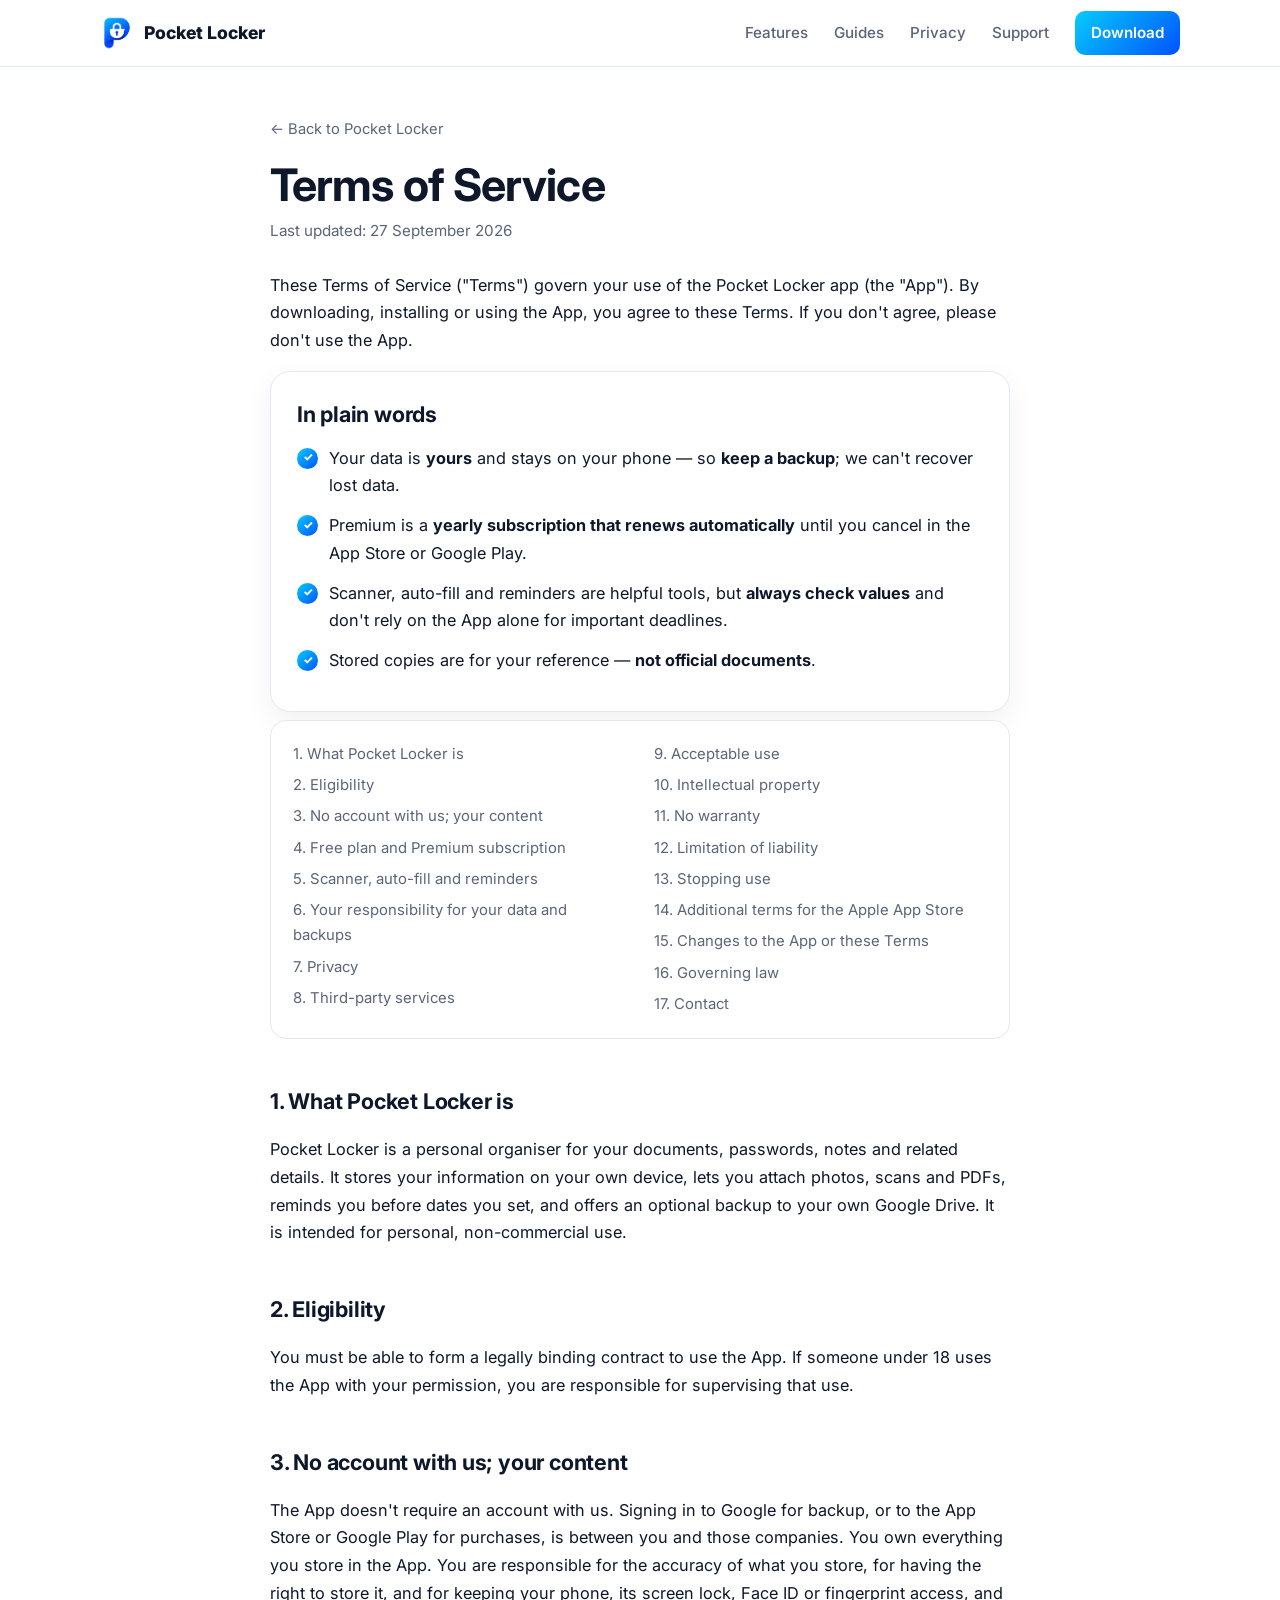
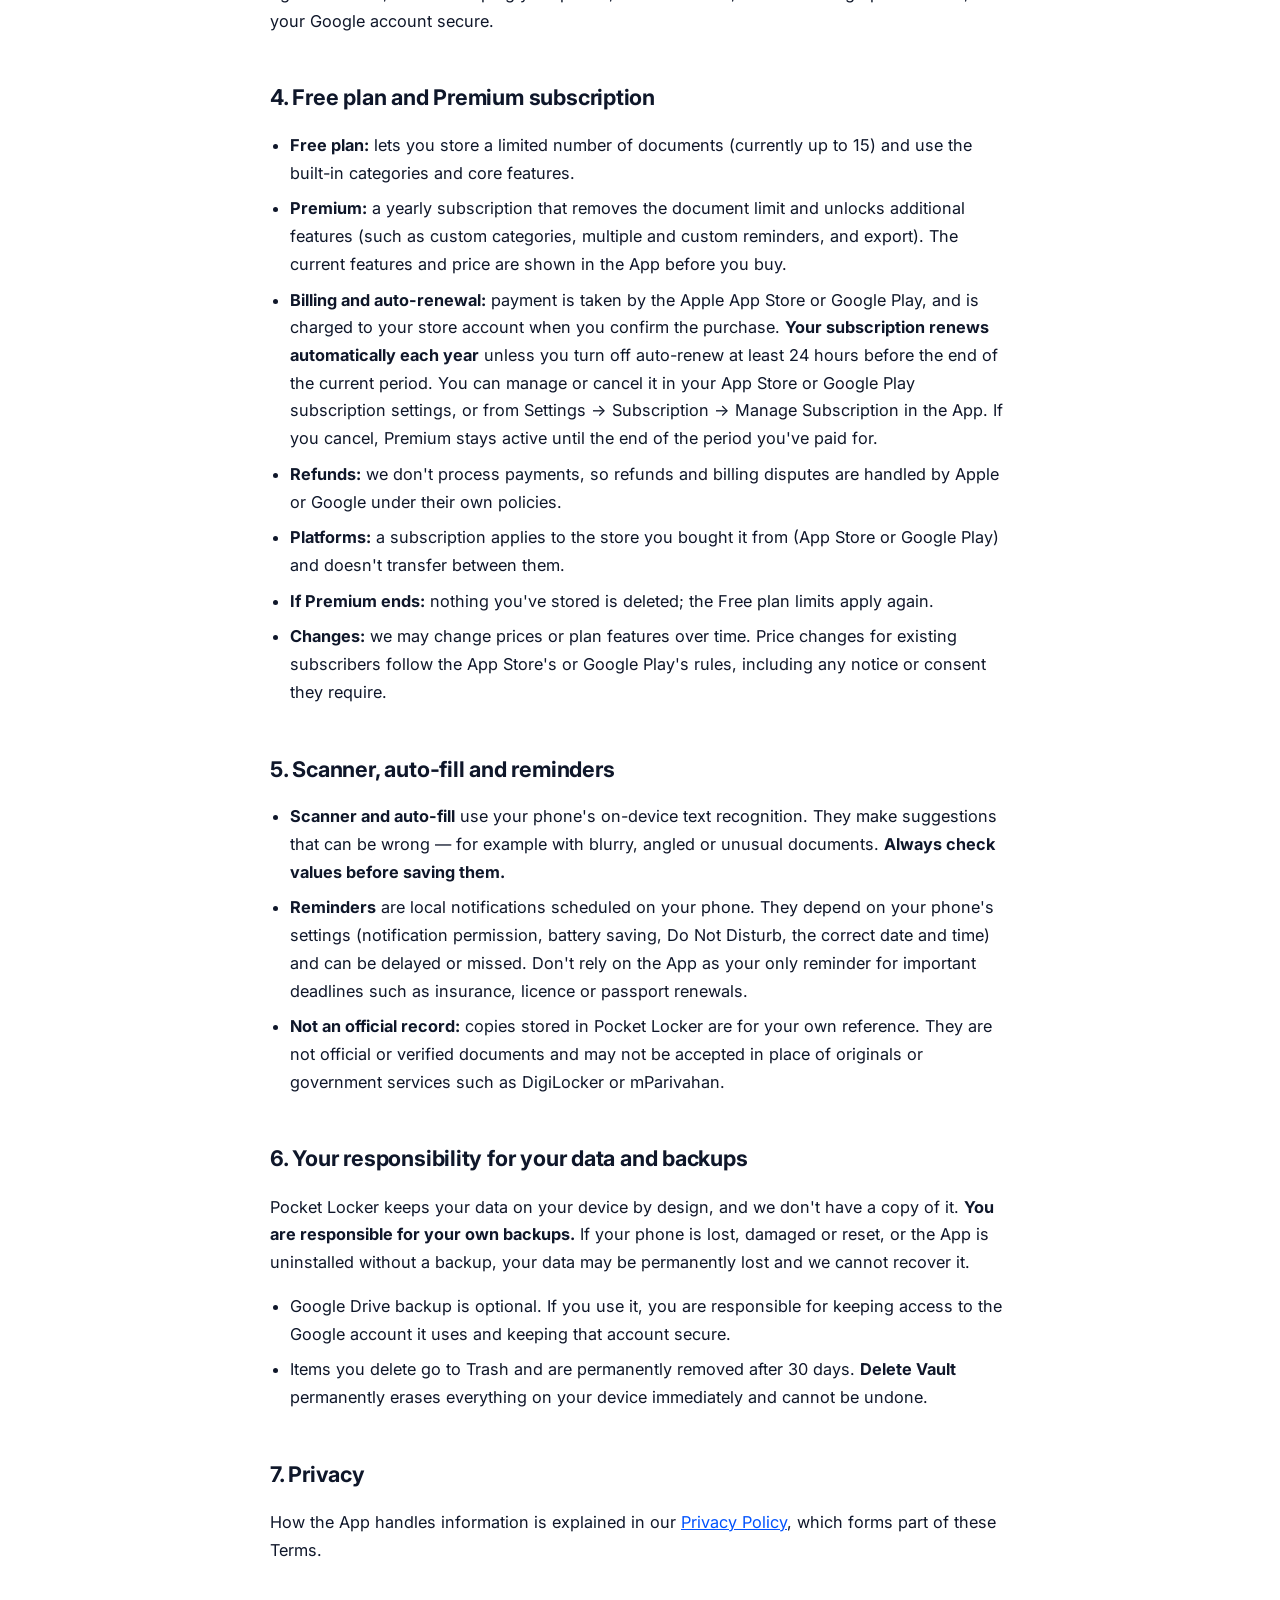
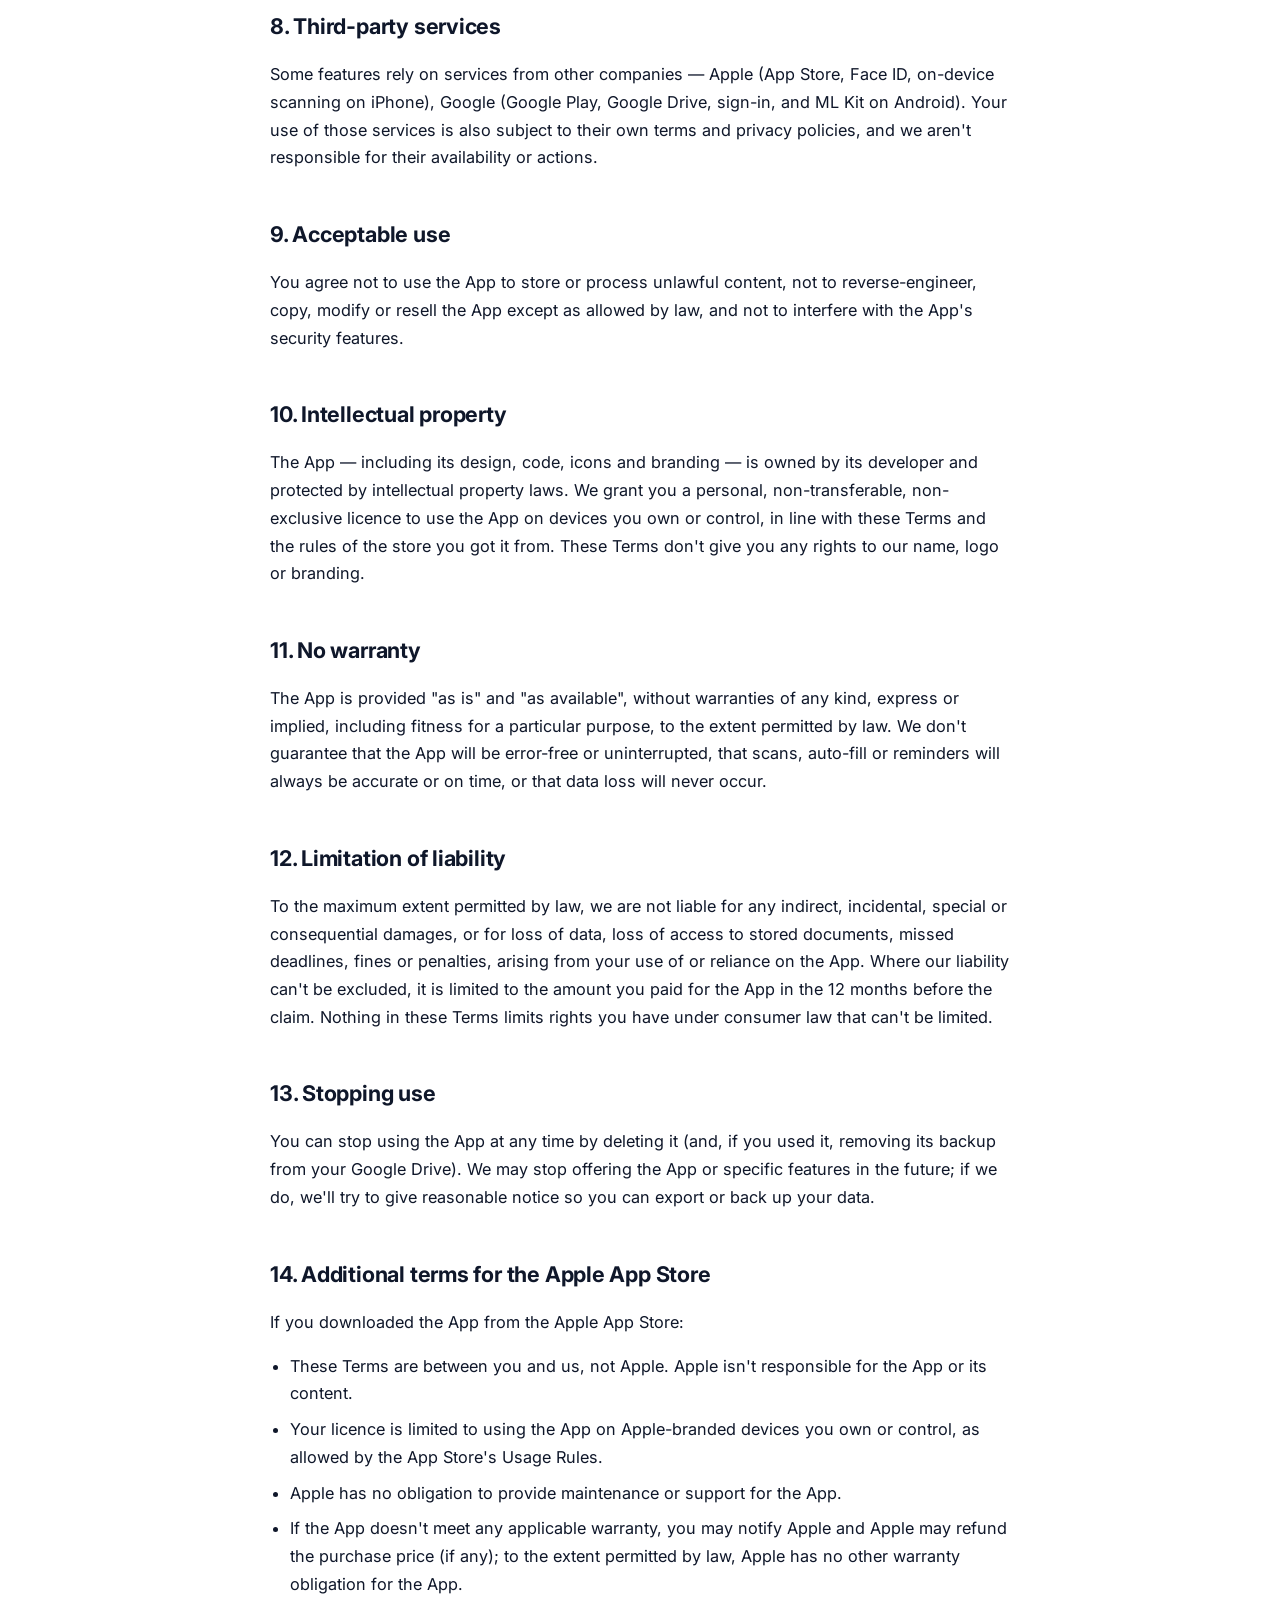
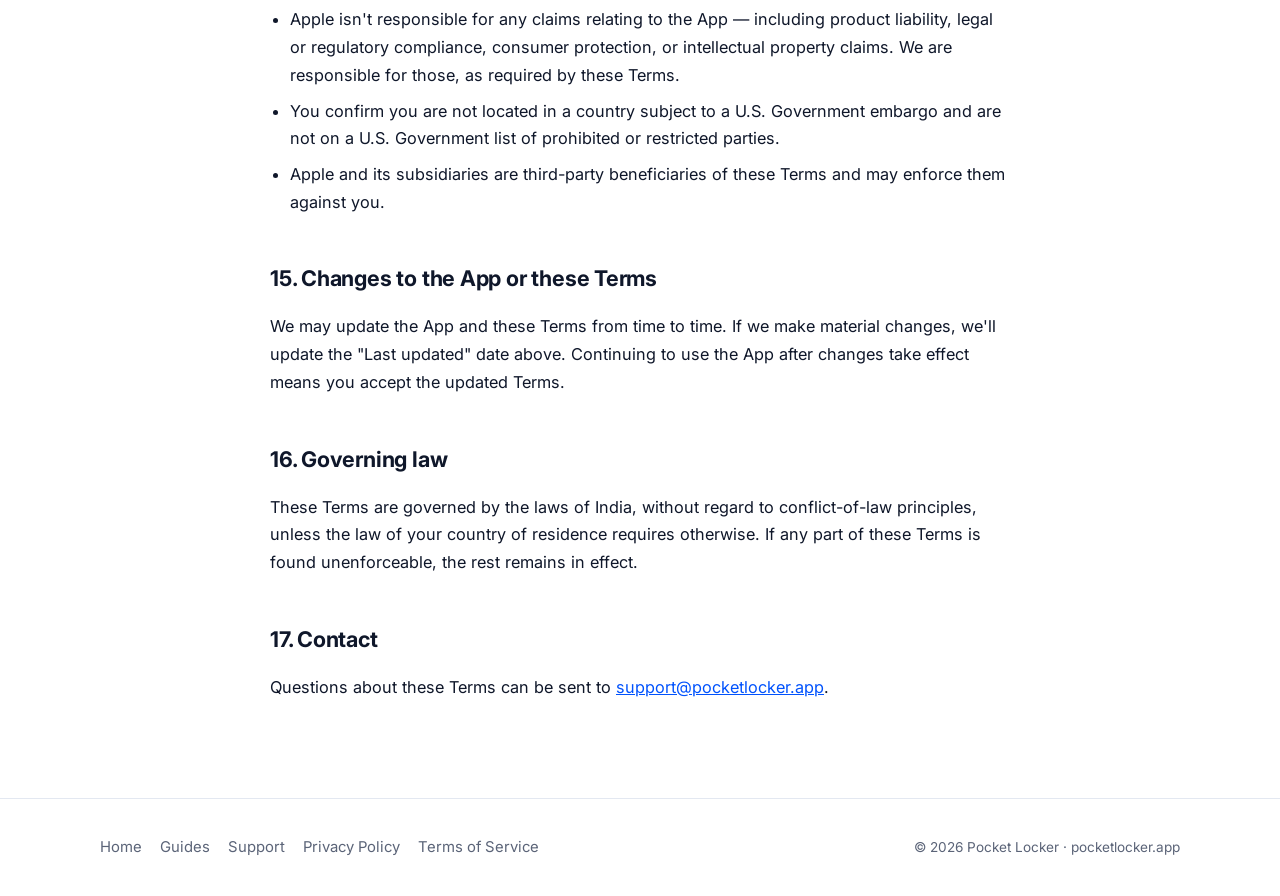
<file: terms.html>
<!DOCTYPE html>
<html lang="en">
<head>
<meta charset="UTF-8">
<meta name="viewport" content="width=device-width, initial-scale=1.0">
<title>Terms of Service — Pocket Locker</title>
<meta name="description" content="The terms for using Pocket Locker: Free and Premium plans, auto-renewing subscriptions, your data and backups, and our responsibilities.">
<link rel="canonical" href="https://pocketlocker.app/terms.html">
<link rel="icon" href="logo.png">
<link rel="preconnect" href="https://fonts.googleapis.com">
<link rel="preconnect" href="https://fonts.gstatic.com" crossorigin>
<link href="https://fonts.googleapis.com/css2?family=Inter:wght@400;500;600;700;800&display=swap" rel="stylesheet">
<style>
  :root {
    --bg: #FFFFFF; --card: #FFFFFF; --text: #0F172A; --muted: #5B6478; --border: #E3E8F1;
    --blue: #0052FD; --grad: linear-gradient(135deg, #07CCFD 0%, #0052FD 100%); --green: #16A34A;
  }
  * { box-sizing: border-box; }
  body { margin: 0; font-family: 'Inter', system-ui, -apple-system, 'Segoe UI', Roboto, sans-serif; background: var(--bg); color: var(--text); line-height: 1.7; -webkit-font-smoothing: antialiased; }
  a { color: var(--blue); }
  .wrap { max-width: 1120px; margin: 0 auto; padding: 0 20px; }

  .site-header { position: sticky; top: 0; z-index: 50; background: rgba(255, 255, 255, 0.9); backdrop-filter: saturate(180%) blur(12px); -webkit-backdrop-filter: saturate(180%) blur(12px); border-bottom: 1px solid var(--border); }
  .site-header .wrap { display: flex; align-items: center; justify-content: space-between; height: 66px; gap: 16px; }
  .brand { display: flex; align-items: center; gap: 10px; font-weight: 800; font-size: 1.1rem; color: var(--text); text-decoration: none; }
  .brand img { width: 34px; height: 34px; border-radius: 9px; }
  .nav { display: flex; align-items: center; gap: 26px; }
  .nav a { color: var(--muted); text-decoration: none; font-weight: 500; font-size: 0.95rem; }
  .nav a:hover, .nav a.active { color: var(--text); }
  .nav .nav-cta { color: #fff; background: var(--grad); padding: 9px 16px; border-radius: 10px; font-weight: 600; }
  @media (max-width: 760px) { .nav a:not(.nav-cta) { display: none; } }

  .page { max-width: 780px; margin: 0 auto; padding: 48px 20px 40px; }
  .back { font-size: 0.92rem; text-decoration: none; color: var(--muted); }
  .back:hover { color: var(--text); }
  h1 { font-size: clamp(2rem, 4.5vw, 2.8rem); letter-spacing: -0.02em; line-height: 1.15; margin: 18px 0 6px; }
  .updated { color: var(--muted); margin: 0 0 28px; font-size: 0.95rem; }
  h2 { font-size: 1.35rem; letter-spacing: -0.01em; margin: 44px 0 10px; }
  p, li { font-size: 1.02rem; }
  ul { padding-left: 1.25em; }
  li { margin: 8px 0; }
  code { background: #EEF3FB; border: 1px solid var(--border); border-radius: 6px; padding: 1px 6px; font-size: 0.92em; }

  .summary { background: var(--card); border: 1px solid var(--border); border-radius: 20px; padding: 24px 26px; box-shadow: 0 10px 30px rgba(15, 23, 42, 0.06); }
  .summary h2 { margin-top: 0; }
  .summary ul { list-style: none; padding: 0; margin: 0; }
  .summary li { position: relative; padding-left: 32px; margin: 12px 0; }
  .summary li::before { content: "✓"; position: absolute; left: 0; top: 3px; width: 21px; height: 21px; border-radius: 50%; background: var(--grad); color: #fff; font-size: 0.72rem; font-weight: 800; display: flex; align-items: center; justify-content: center; }

  .table-scroll { overflow-x: auto; }
  table { width: 100%; border-collapse: collapse; background: var(--card); border: 1px solid var(--border); border-radius: 14px; overflow: hidden; font-size: 0.97rem; }
  th, td { text-align: left; padding: 12px 14px; border-bottom: 1px solid var(--border); vertical-align: top; }
  th { background: #EEF3FB; font-weight: 700; }
  tr:last-child td { border-bottom: none; }

  .note { background: #EEF6FF; border: 1px solid #CFE0FF; border-radius: 14px; padding: 14px 18px; margin: 18px 0; }

  footer { padding: 36px 0; border-top: 1px solid var(--border); margin-top: 40px; }
  footer .wrap { display: flex; flex-wrap: wrap; gap: 14px 20px; justify-content: space-between; align-items: center; }
  .f-links { display: flex; flex-wrap: wrap; gap: 18px; }
  .f-links a { color: var(--muted); text-decoration: none; font-size: 0.93rem; }
  .f-links a:hover { color: var(--text); }
  .copy { color: var(--muted); font-size: 0.85rem; }

  .toc { background: var(--card); border: 1px solid var(--border); border-radius: 16px; padding: 18px 22px; margin: 8px 0 8px; columns: 2; column-gap: 28px; }
  @media (max-width: 600px) { .toc { columns: 1; } }
  .toc a { display: block; text-decoration: none; color: var(--muted); font-size: 0.93rem; padding: 3px 0; break-inside: avoid; }
  .toc a:hover { color: var(--blue); }
  h2 { scroll-margin-top: 84px; }
</style>
</head>
<body>

<header class="site-header">
  <div class="wrap">
    <a href="https://pocketlocker.app/" class="brand">
      <img src="logo.png?v=3" alt="">
      Pocket Locker
    </a>
    <nav class="nav">
      <a href="index.html#features">Features</a>
      <a href="guides/">Guides</a>
      <a href="privacy.html">Privacy</a>
      <a href="support.html">Support</a>
      <a class="nav-cta" href="https://apps.apple.com/in/app/pocket-locker-private-vault/id6813628223" target="_blank" rel="noopener">Download</a>
    </nav>
  </div>
</header>

<main class="page">
  <a href="index.html" class="back">← Back to Pocket Locker</a>
  <h1>Terms of Service</h1>
  <p class="updated">Last updated: 27 September 2026</p>

  <p>These Terms of Service ("Terms") govern your use of the Pocket Locker app (the "App"). By downloading, installing or using the App, you agree to these Terms. If you don't agree, please don't use the App.</p>

  <div class="summary">
    <h2>In plain words</h2>
    <ul>
      <li>Your data is <strong>yours</strong> and stays on your phone — so <strong>keep a backup</strong>; we can't recover lost data.</li>
      <li>Premium is a <strong>yearly subscription that renews automatically</strong> until you cancel in the App Store or Google Play.</li>
      <li>Scanner, auto-fill and reminders are helpful tools, but <strong>always check values</strong> and don't rely on the App alone for important deadlines.</li>
      <li>Stored copies are for your reference — <strong>not official documents</strong>.</li>
    </ul>
  </div>

  <nav class="toc"><a href="#what">1. What Pocket Locker is</a><a href="#eligibility">2. Eligibility</a><a href="#account">3. No account with us; your content</a><a href="#plans">4. Free plan and Premium subscription</a><a href="#tools">5. Scanner, auto-fill and reminders</a><a href="#data">6. Your responsibility for your data and backups</a><a href="#privacy">7. Privacy</a><a href="#third">8. Third-party services</a><a href="#use">9. Acceptable use</a><a href="#ip">10. Intellectual property</a><a href="#warranty">11. No warranty</a><a href="#liability">12. Limitation of liability</a><a href="#termination">13. Stopping use</a><a href="#apple">14. Additional terms for the Apple App Store</a><a href="#changes">15. Changes to the App or these Terms</a><a href="#law">16. Governing law</a><a href="#contact">17. Contact</a></nav>

<h2 id="what">1. What Pocket Locker is</h2>
<p>Pocket Locker is a personal organiser for your documents, passwords, notes and related details. It stores your information on your own device, lets you attach photos, scans and PDFs, reminds you before dates you set, and offers an optional backup to your own Google Drive. It is intended for personal, non-commercial use.</p>
<h2 id="eligibility">2. Eligibility</h2>
<p>You must be able to form a legally binding contract to use the App. If someone under 18 uses the App with your permission, you are responsible for supervising that use.</p>
<h2 id="account">3. No account with us; your content</h2>
<p>The App doesn't require an account with us. Signing in to Google for backup, or to the App Store or Google Play for purchases, is between you and those companies. You own everything you store in the App. You are responsible for the accuracy of what you store, for having the right to store it, and for keeping your phone, its screen lock, Face ID or fingerprint access, and your Google account secure.</p>
<h2 id="plans">4. Free plan and Premium subscription</h2>
<ul>
  <li><strong>Free plan:</strong> lets you store a limited number of documents (currently up to 15) and use the built-in categories and core features.</li>
  <li><strong>Premium:</strong> a yearly subscription that removes the document limit and unlocks additional features (such as custom categories, multiple and custom reminders, and export). The current features and price are shown in the App before you buy.</li>
  <li><strong>Billing and auto-renewal:</strong> payment is taken by the Apple App Store or Google Play, and is charged to your store account when you confirm the purchase. <strong>Your subscription renews automatically each year</strong> unless you turn off auto-renew at least 24 hours before the end of the current period. You can manage or cancel it in your App Store or Google Play subscription settings, or from Settings → Subscription → Manage Subscription in the App. If you cancel, Premium stays active until the end of the period you've paid for.</li>
  <li><strong>Refunds:</strong> we don't process payments, so refunds and billing disputes are handled by Apple or Google under their own policies.</li>
  <li><strong>Platforms:</strong> a subscription applies to the store you bought it from (App Store or Google Play) and doesn't transfer between them.</li>
  <li><strong>If Premium ends:</strong> nothing you've stored is deleted; the Free plan limits apply again.</li>
  <li><strong>Changes:</strong> we may change prices or plan features over time. Price changes for existing subscribers follow the App Store's or Google Play's rules, including any notice or consent they require.</li>
</ul>
<h2 id="tools">5. Scanner, auto-fill and reminders</h2>
<ul>
  <li><strong>Scanner and auto-fill</strong> use your phone's on-device text recognition. They make suggestions that can be wrong — for example with blurry, angled or unusual documents. <strong>Always check values before saving them.</strong></li>
  <li><strong>Reminders</strong> are local notifications scheduled on your phone. They depend on your phone's settings (notification permission, battery saving, Do Not Disturb, the correct date and time) and can be delayed or missed. Don't rely on the App as your only reminder for important deadlines such as insurance, licence or passport renewals.</li>
  <li><strong>Not an official record:</strong> copies stored in Pocket Locker are for your own reference. They are not official or verified documents and may not be accepted in place of originals or government services such as DigiLocker or mParivahan.</li>
</ul>
<h2 id="data">6. Your responsibility for your data and backups</h2>
<p>Pocket Locker keeps your data on your device by design, and we don't have a copy of it. <strong>You are responsible for your own backups.</strong> If your phone is lost, damaged or reset, or the App is uninstalled without a backup, your data may be permanently lost and we cannot recover it.</p>
<ul>
  <li>Google Drive backup is optional. If you use it, you are responsible for keeping access to the Google account it uses and keeping that account secure.</li>
  <li>Items you delete go to Trash and are permanently removed after 30 days. <strong>Delete Vault</strong> permanently erases everything on your device immediately and cannot be undone.</li>
</ul>
<h2 id="privacy">7. Privacy</h2>
<p>How the App handles information is explained in our <a href="privacy.html">Privacy Policy</a>, which forms part of these Terms.</p>
<h2 id="third">8. Third-party services</h2>
<p>Some features rely on services from other companies — Apple (App Store, Face ID, on-device scanning on iPhone), Google (Google Play, Google Drive, sign-in, and ML Kit on Android). Your use of those services is also subject to their own terms and privacy policies, and we aren't responsible for their availability or actions.</p>
<h2 id="use">9. Acceptable use</h2>
<p>You agree not to use the App to store or process unlawful content, not to reverse-engineer, copy, modify or resell the App except as allowed by law, and not to interfere with the App's security features.</p>
<h2 id="ip">10. Intellectual property</h2>
<p>The App — including its design, code, icons and branding — is owned by its developer and protected by intellectual property laws. We grant you a personal, non-transferable, non-exclusive licence to use the App on devices you own or control, in line with these Terms and the rules of the store you got it from. These Terms don't give you any rights to our name, logo or branding.</p>
<h2 id="warranty">11. No warranty</h2>
<p>The App is provided "as is" and "as available", without warranties of any kind, express or implied, including fitness for a particular purpose, to the extent permitted by law. We don't guarantee that the App will be error-free or uninterrupted, that scans, auto-fill or reminders will always be accurate or on time, or that data loss will never occur.</p>
<h2 id="liability">12. Limitation of liability</h2>
<p>To the maximum extent permitted by law, we are not liable for any indirect, incidental, special or consequential damages, or for loss of data, loss of access to stored documents, missed deadlines, fines or penalties, arising from your use of or reliance on the App. Where our liability can't be excluded, it is limited to the amount you paid for the App in the 12 months before the claim. Nothing in these Terms limits rights you have under consumer law that can't be limited.</p>
<h2 id="termination">13. Stopping use</h2>
<p>You can stop using the App at any time by deleting it (and, if you used it, removing its backup from your Google Drive). We may stop offering the App or specific features in the future; if we do, we'll try to give reasonable notice so you can export or back up your data.</p>
<h2 id="apple">14. Additional terms for the Apple App Store</h2>
<p>If you downloaded the App from the Apple App Store:</p>
<ul>
  <li>These Terms are between you and us, not Apple. Apple isn't responsible for the App or its content.</li>
  <li>Your licence is limited to using the App on Apple-branded devices you own or control, as allowed by the App Store's Usage Rules.</li>
  <li>Apple has no obligation to provide maintenance or support for the App.</li>
  <li>If the App doesn't meet any applicable warranty, you may notify Apple and Apple may refund the purchase price (if any); to the extent permitted by law, Apple has no other warranty obligation for the App.</li>
  <li>Apple isn't responsible for any claims relating to the App — including product liability, legal or regulatory compliance, consumer protection, or intellectual property claims. We are responsible for those, as required by these Terms.</li>
  <li>You confirm you are not located in a country subject to a U.S. Government embargo and are not on a U.S. Government list of prohibited or restricted parties.</li>
  <li>Apple and its subsidiaries are third-party beneficiaries of these Terms and may enforce them against you.</li>
</ul>
<h2 id="changes">15. Changes to the App or these Terms</h2>
<p>We may update the App and these Terms from time to time. If we make material changes, we'll update the "Last updated" date above. Continuing to use the App after changes take effect means you accept the updated Terms.</p>
<h2 id="law">16. Governing law</h2>
<p>These Terms are governed by the laws of India, without regard to conflict-of-law principles, unless the law of your country of residence requires otherwise. If any part of these Terms is found unenforceable, the rest remains in effect.</p>
<h2 id="contact">17. Contact</h2>
<p>Questions about these Terms can be sent to <a href="mailto:support@pocketlocker.app">support@pocketlocker.app</a>.</p>

</main>

<footer>
  <div class="wrap">
    <div class="f-links">
      <a href="index.html">Home</a>
      <a href="guides/">Guides</a>
      <a href="support.html">Support</a>
      <a href="privacy.html">Privacy Policy</a>
      <a href="terms.html">Terms of Service</a>
    </div>
    <div class="copy">© <span id="year"></span> Pocket Locker · pocketlocker.app</div>
  </div>
</footer>
<script>document.getElementById('year').textContent = new Date().getFullYear();</script>
</body>
</html>
</file>
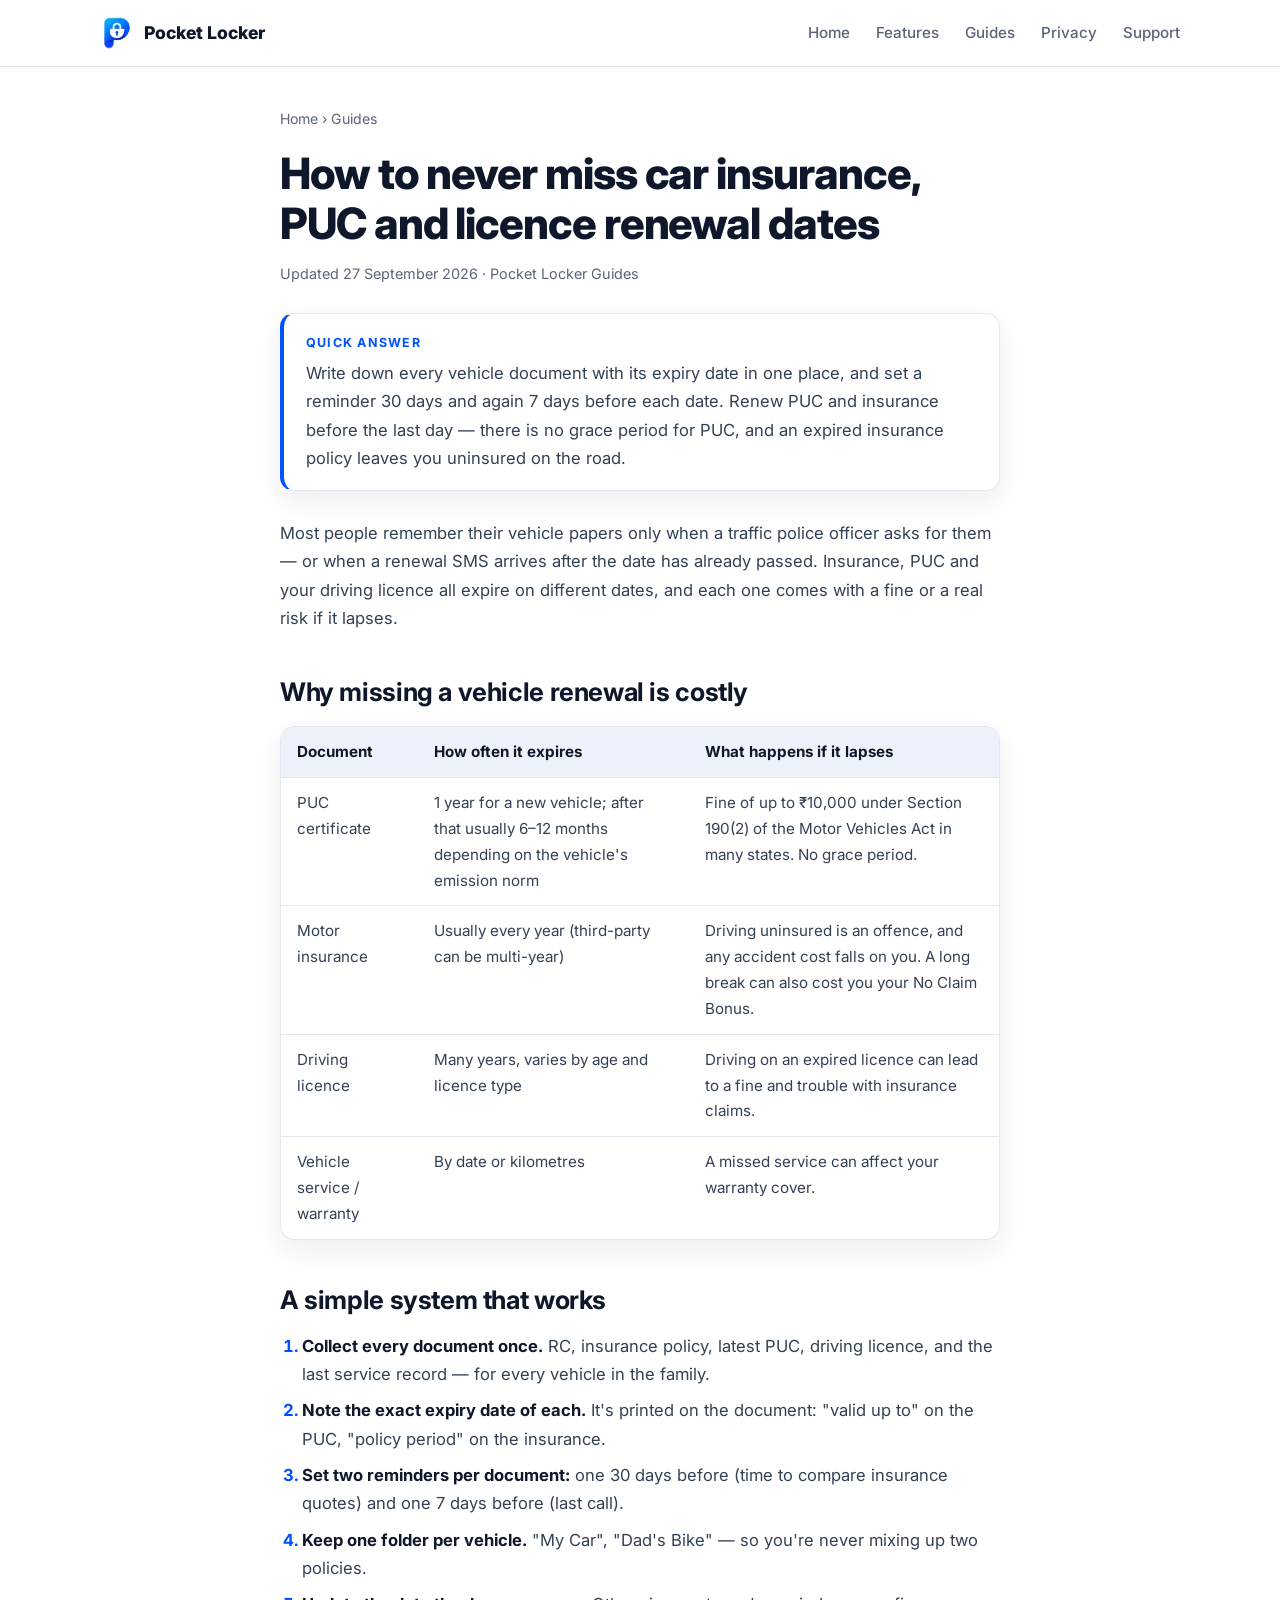
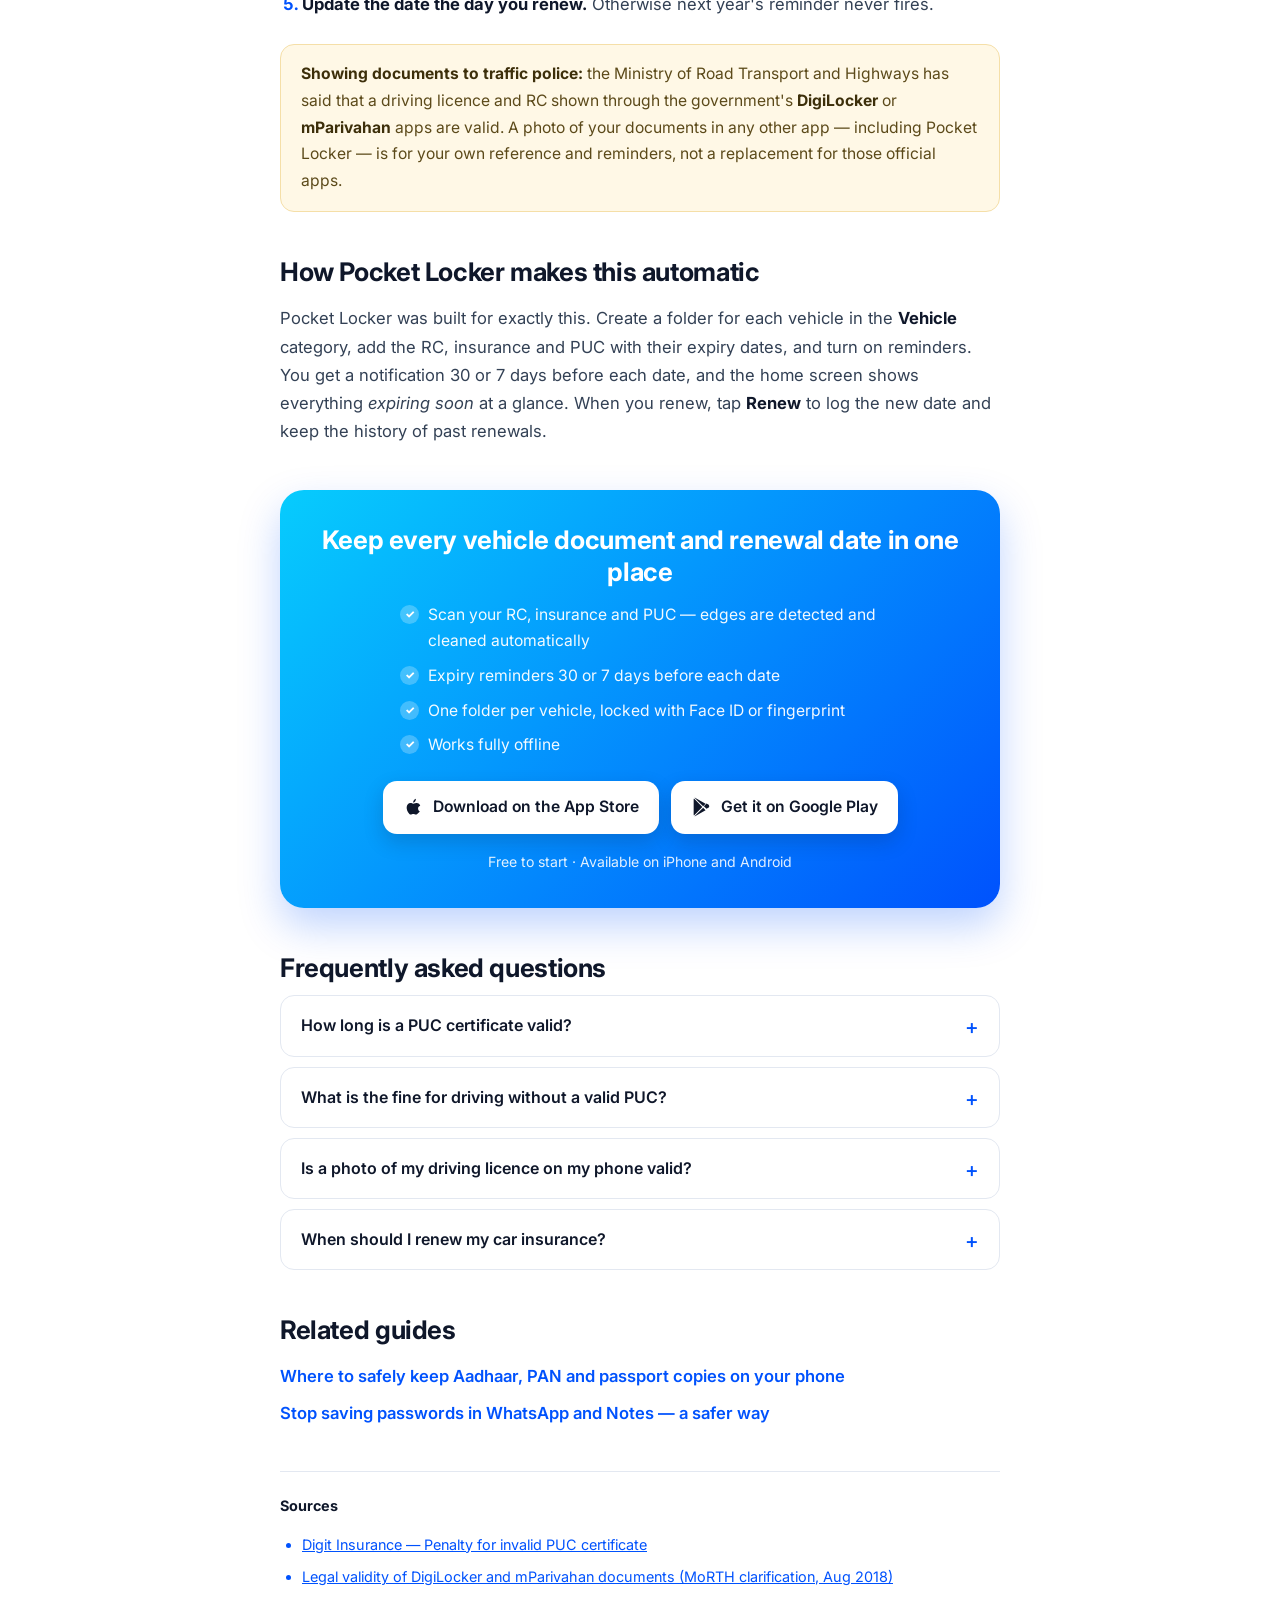
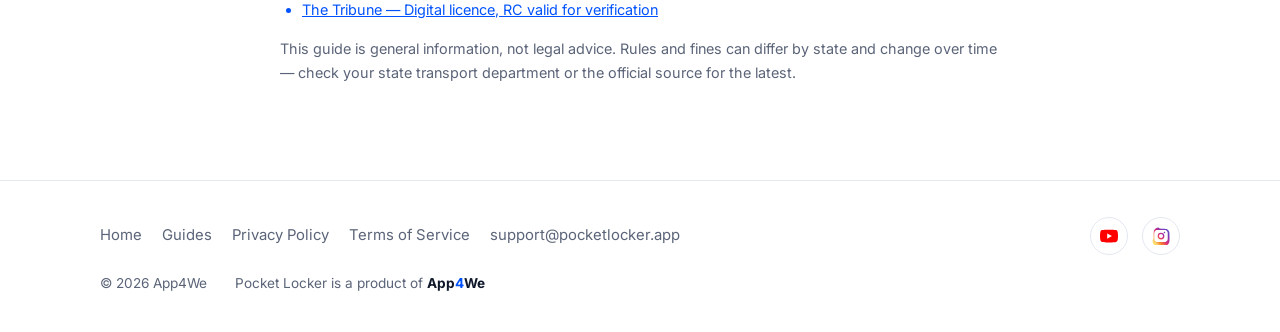
<file: guides/never-miss-vehicle-insurance-puc-renewal.html>
<!DOCTYPE html>
<html lang="en-IN">
<head>
<meta charset="UTF-8">
<meta name="viewport" content="width=device-width, initial-scale=1.0">
<title>Never Miss Car Insurance, PUC &amp; Licence Renewal | Pocket Locker</title>
<meta name="description" content="PUC fines can go up to ₹10,000 and an expired policy leaves you uninsured. A simple system to track vehicle document expiry dates and get reminded in time.">
<link rel="canonical" href="https://pocketlocker.app/guides/never-miss-vehicle-insurance-puc-renewal.html">
<meta property="og:type" content="article">
<meta property="og:title" content="How to never miss car insurance, PUC and licence renewal dates">
<meta property="og:description" content="PUC fines can go up to ₹10,000 and an expired policy leaves you uninsured. A simple system to track vehicle document expiry dates and get reminded in time.">
<meta property="og:url" content="https://pocketlocker.app/guides/never-miss-vehicle-insurance-puc-renewal.html">
<meta property="og:image" content="https://pocketlocker.app/logo.png">
<meta name="twitter:card" content="summary">
<link rel="preconnect" href="https://fonts.googleapis.com">
<link rel="preconnect" href="https://fonts.gstatic.com" crossorigin>
<link href="https://fonts.googleapis.com/css2?family=Inter:wght@400;500;600;700;800&display=swap" rel="stylesheet">
<link rel="stylesheet" href="guides-light.css">
<script type="application/ld+json">{"@context": "https://schema.org", "@type": "Article", "headline": "How to never miss car insurance, PUC and licence renewal dates", "description": "PUC fines can go up to ₹10,000 and an expired policy leaves you uninsured. A simple system to track vehicle document expiry dates and get reminded in time.", "datePublished": "2026-09-27", "dateModified": "2026-09-27", "author": {"@type": "Organization", "name": "Pocket Locker"}, "publisher": {"@type": "Organization", "name": "Pocket Locker", "logo": {"@type": "ImageObject", "url": "https://pocketlocker.app/logo.png"}}, "mainEntityOfPage": "https://pocketlocker.app/guides/never-miss-vehicle-insurance-puc-renewal.html"}</script>
<script type="application/ld+json">{"@context": "https://schema.org", "@type": "FAQPage", "mainEntity": [{"@type": "Question", "name": "How long is a PUC certificate valid?", "acceptedAnswer": {"@type": "Answer", "text": "For a new vehicle the first PUC is valid for one year. After that it is usually valid for 6 to 12 months depending on the vehicle and its emission norm (BS-IV / BS-VI vehicles typically get 12 months). The exact validity is printed on your certificate."}}, {"@type": "Question", "name": "What is the fine for driving without a valid PUC?", "acceptedAnswer": {"@type": "Answer", "text": "Under Section 190(2) of the Motor Vehicles Act, the fine can be up to ₹10,000 in many states. Amounts vary by state, so check your state transport department."}}, {"@type": "Question", "name": "Is a photo of my driving licence on my phone valid?", "acceptedAnswer": {"@type": "Answer", "text": "Only documents shown through DigiLocker or mParivahan are officially recognised for traffic checks. Keep a photo in Pocket Locker for reference and reminders, and use DigiLocker or mParivahan (or the original) when an officer asks."}}, {"@type": "Question", "name": "When should I renew my car insurance?", "acceptedAnswer": {"@type": "Answer", "text": "Before the policy end date. Starting about 30 days early gives you time to compare quotes and keep your No Claim Bonus without a gap in cover."}}]}</script>
</head>
<body>
<header class="site-header">
  <div class="wrap">
    <a href="https://pocketlocker.app/" class="brand">
      <img src="../logo.png?v=3" alt="Pocket Locker" class="brand-mark-img">
      Pocket Locker
    </a>
    <nav class="nav-links">
      <a href="../index.html">Home</a>
      <a href="../index.html#features">Features</a>
      <a href="index.html">Guides</a>
      <a href="../privacy.html">Privacy</a>
      <a href="../support.html">Support</a>
    </nav>
  </div>
</header>
<main class="article-wrap">
  <nav class="crumbs"><a href="../index.html">Home</a> › <a href="index.html">Guides</a></nav>
  <article>
  <h1>How to never miss car insurance, PUC and licence renewal dates</h1>
  <p class="article-meta">Updated 27 September 2026 · Pocket Locker Guides</p>

  <div class="tldr"><strong>Quick answer</strong>
  Write down every vehicle document with its expiry date in one place, and set a reminder 30 days and again 7 days before each date. Renew PUC and insurance before the last day — there is no grace period for PUC, and an expired insurance policy leaves you uninsured on the road.</div>

  <p>Most people remember their vehicle papers only when a traffic police officer asks for them — or when a renewal SMS arrives after the date has already passed. Insurance, PUC and your driving licence all expire on different dates, and each one comes with a fine or a real risk if it lapses.</p>

  <h2>Why missing a vehicle renewal is costly</h2>
  <div class="table-scroll"><table class="facts">
    <tr><th>Document</th><th>How often it expires</th><th>What happens if it lapses</th></tr>
    <tr><td>PUC certificate</td><td>1 year for a new vehicle; after that usually 6–12 months depending on the vehicle's emission norm</td><td>Fine of up to ₹10,000 under Section 190(2) of the Motor Vehicles Act in many states. No grace period.</td></tr>
    <tr><td>Motor insurance</td><td>Usually every year (third-party can be multi-year)</td><td>Driving uninsured is an offence, and any accident cost falls on you. A long break can also cost you your No Claim Bonus.</td></tr>
    <tr><td>Driving licence</td><td>Many years, varies by age and licence type</td><td>Driving on an expired licence can lead to a fine and trouble with insurance claims.</td></tr>
    <tr><td>Vehicle service / warranty</td><td>By date or kilometres</td><td>A missed service can affect your warranty cover.</td></tr>
  </table></div>

  <h2>A simple system that works</h2>
  <ol>
    <li><strong>Collect every document once.</strong> RC, insurance policy, latest PUC, driving licence, and the last service record — for every vehicle in the family.</li>
    <li><strong>Note the exact expiry date of each.</strong> It's printed on the document: "valid up to" on the PUC, "policy period" on the insurance.</li>
    <li><strong>Set two reminders per document:</strong> one 30 days before (time to compare insurance quotes) and one 7 days before (last call).</li>
    <li><strong>Keep one folder per vehicle.</strong> "My Car", "Dad's Bike" — so you're never mixing up two policies.</li>
    <li><strong>Update the date the day you renew.</strong> Otherwise next year's reminder never fires.</li>
  </ol>

  <div class="note"><strong>Showing documents to traffic police:</strong> the Ministry of Road Transport and Highways has said that a driving licence and RC shown through the government's <strong>DigiLocker</strong> or <strong>mParivahan</strong> apps are valid. A photo of your documents in any other app — including Pocket Locker — is for your own reference and reminders, not a replacement for those official apps.</div>

  <h2>How Pocket Locker makes this automatic</h2>
  <p>Pocket Locker was built for exactly this. Create a folder for each vehicle in the <strong>Vehicle</strong> category, add the RC, insurance and PUC with their expiry dates, and turn on reminders. You get a notification 30 or 7 days before each date, and the home screen shows everything <em>expiring soon</em> at a glance. When you renew, tap <strong>Renew</strong> to log the new date and keep the history of past renewals.</p>
<div class="cta-box">
  <h2>Keep every vehicle document and renewal date in one place</h2>
  <ul><li>Scan your RC, insurance and PUC — edges are detected and cleaned automatically</li><li>Expiry reminders 30 or 7 days before each date</li><li>One folder per vehicle, locked with Face ID or fingerprint</li><li>Works fully offline</li></ul>
  <div class="cta-btns">
  <a class="cta-btn" href="https://apps.apple.com/in/app/pocket-locker-private-vault/id6813628223" target="_blank" rel="noopener"><svg viewBox="0 0 24 24" fill="currentColor" aria-hidden="true"><path d="M17.05 20.28c-.98.95-2.05.8-3.08.35-1.09-.46-2.09-.48-3.24 0-1.44.62-2.2.44-3.06-.35C2.79 15.25 3.51 7.59 9.05 7.31c1.35.07 2.29.74 3.08.8.03-.02 2.1-1.14 4.19-.98 2.31.19 3.98 1.35 4.36 3.28-3.4.99-3.29 5.34-.42 6.98-.95.99-2.16 1.99-3.21 2.89z"/><path d="M12.15 6.85c-.24-2.05 1.5-4.28 3.36-4.85.28 2.09-1.68 4.7-3.36 4.85z"/></svg> Download on the App Store</a>
  <a class="cta-btn" href="https://play.google.com/store/apps/details?id=com.app4me.pocketlocker" target="_blank" rel="noopener"><svg viewBox="0 0 24 24" fill="currentColor" aria-hidden="true"><path d="M3.6 1.8c-.3.3-.4.7-.4 1.2v18c0 .5.1.9.4 1.2l10-10.2L3.6 1.8zm11 9.2l2.9-2.9L5.3 1.2c-.4-.2-.8-.3-1.1-.2l10.4 10zm0 2L4.2 23c.3.1.7 0 1.1-.2l12.2-6.9-2.9-2.9zm6.7-3.6l-2.7-1.6-3.1 3.2 3.1 3.2 2.7-1.6c.8-.5.8-1.7 0-3.2z"/></svg> Get it on Google Play</a>
  </div>
  <p class="cta-small">Free to start · Available on iPhone and Android</p>
</div>

  <section class="faq">
    <h2>Frequently asked questions</h2>
    <details><summary>How long is a PUC certificate valid?</summary><p>For a new vehicle the first PUC is valid for one year. After that it is usually valid for 6 to 12 months depending on the vehicle and its emission norm (BS-IV / BS-VI vehicles typically get 12 months). The exact validity is printed on your certificate.</p></details><details><summary>What is the fine for driving without a valid PUC?</summary><p>Under Section 190(2) of the Motor Vehicles Act, the fine can be up to ₹10,000 in many states. Amounts vary by state, so check your state transport department.</p></details><details><summary>Is a photo of my driving licence on my phone valid?</summary><p>Only documents shown through DigiLocker or mParivahan are officially recognised for traffic checks. Keep a photo in Pocket Locker for reference and reminders, and use DigiLocker or mParivahan (or the original) when an officer asks.</p></details><details><summary>When should I renew my car insurance?</summary><p>Before the policy end date. Starting about 30 days early gives you time to compare quotes and keep your No Claim Bonus without a gap in cover.</p></details>
  </section>
  <section class="related">
    <h2>Related guides</h2>
    <ul><li><a href="store-aadhaar-pan-passport-safely-on-phone.html">Where to safely keep Aadhaar, PAN and passport copies on your phone</a></li><li><a href="stop-saving-passwords-in-whatsapp-notes.html">Stop saving passwords in WhatsApp and Notes — a safer way</a></li></ul>
  </section>
  <section class="sources">
    <strong>Sources</strong>
    <ul><li><a href="https://www.godigit.com/puc-certificate/penalty-for-invalid-pollution-certificate" target="_blank" rel="noopener">Digit Insurance — Penalty for invalid PUC certificate</a></li><li><a href="https://www.legalmantra.net/blog-detail/legal-validity-of-digilocker-and-mparivahan-documents-under-motor-vehicles-law" target="_blank" rel="noopener">Legal validity of DigiLocker and mParivahan documents (MoRTH clarification, Aug 2018)</a></li><li><a href="https://www.tribuneindia.com/news/punjab/digital-licence-rc-valid-for-verification-214832" target="_blank" rel="noopener">The Tribune — Digital licence, RC valid for verification</a></li></ul>
    <p>This guide is general information, not legal advice. Rules and fines can differ by state and change over time — check your state transport department or the official source for the latest.</p>
  </section>
  </article>
</main>
<footer class="site-footer">
  <div class="wrap">
    <div class="footer-top-row">
      <div class="footer-links">
        <a href="../index.html">Home</a>
        <a href="index.html">Guides</a>
        <a href="../privacy.html">Privacy Policy</a>
        <a href="../terms.html">Terms of Service</a>
        <span class="footer-email">support@pocketlocker.app</span>
      </div>
      <div class="footer-social">
        <a href="https://youtube.com/@pocketlocker.youtube" target="_blank" rel="noopener" aria-label="Pocket Locker on YouTube">
          <svg viewBox="0 0 24 24" fill="#FF0000"><path d="M23.5 6.2a3 3 0 00-2.1-2.1C19.4 3.5 12 3.5 12 3.5s-7.4 0-9.4.6A3 3 0 00.5 6.2 31 31 0 000 12a31 31 0 00.5 5.8 3 3 0 002.1 2.1c2 .6 9.4.6 9.4.6s7.4 0 9.4-.6a3 3 0 002.1-2.1A31 31 0 0024 12a31 31 0 00-.5-5.8zM9.6 15.5v-7l6.3 3.5-6.3 3.5z"/></svg>
        </a>
        <a href="https://www.instagram.com/pocketlocker.app" target="_blank" rel="noopener" aria-label="Pocket Locker on Instagram">
          <svg viewBox="0 0 24 24"><defs><linearGradient id="igGradient" x1="0%" y1="100%" x2="100%" y2="0%"><stop offset="0%" stop-color="#FEE411"/><stop offset="15%" stop-color="#FEDA77"/><stop offset="30%" stop-color="#F58529"/><stop offset="50%" stop-color="#DD2A7B"/><stop offset="70%" stop-color="#8134AF"/><stop offset="100%" stop-color="#515BD4"/></linearGradient></defs><path fill="url(#igGradient)" d="M12 2.2c3.2 0 3.6 0 4.9.07 1.2.06 2 .25 2.7.53.7.28 1.3.66 1.9 1.24.6.6.96 1.2 1.24 1.9.28.7.47 1.5.53 2.7.06 1.3.07 1.7.07 4.9s0 3.6-.07 4.9c-.06 1.2-.25 2-.53 2.7a5.4 5.4 0 01-1.24 1.9c-.6.6-1.2.96-1.9 1.24-.7.28-1.5.47-2.7.53-1.3.06-1.7.07-4.9.07s-3.6 0-4.9-.07c-1.2-.06-2-.25-2.7-.53a5.4 5.4 0 01-1.9-1.24 5.4 5.4 0 01-1.24-1.9c-.28-.7-.47-1.5-.53-2.7C2.21 15.6 2.2 15.2 2.2 12s0-3.6.07-4.9c.06-1.2.25-2 .53-2.7.28-.7.66-1.3 1.24-1.9A5.4 5.4 0 015.9 1.3c.7-.28 1.5-.47 2.7-.53C9.9 2.21 10.3 2.2 12 2.2zm0 1.8c-3.15 0-3.52 0-4.76.07-1 .04-1.5.2-1.86.34a3.3 3.3 0 00-1.2.78 3.3 3.3 0 00-.78 1.2c-.14.36-.3.85-.34 1.86C3 9.28 3 9.65 3 12s0 2.72.06 3.75c.04 1 .2 1.5.34 1.86.16.44.4.8.78 1.2.36.36.72.6 1.2.78.36.14.85.3 1.86.34 1.24.06 1.6.07 4.76.07s3.52 0 4.76-.07c1-.04 1.5-.2 1.86-.34.44-.16.8-.4 1.2-.78.36-.36.6-.72.78-1.2.14-.36.3-.85.34-1.86.06-1.03.06-1.4.06-3.75s0-2.72-.06-3.75c-.04-1-.2-1.5-.34-1.86a3.3 3.3 0 00-.78-1.2 3.3 3.3 0 00-1.2-.78c-.36-.14-.85-.3-1.86-.34C15.52 4 15.15 4 12 4zm0 3.5a4.5 4.5 0 110 9 4.5 4.5 0 010-9zm0 1.8a2.7 2.7 0 100 5.4 2.7 2.7 0 000-5.4zm5.7-2a1.05 1.05 0 11-2.1 0 1.05 1.05 0 012.1 0z"/></svg>
        </a>
      </div>
    </div>
    <span class="copyright">© <span id="year"></span> App4We<span class="copy-gap"></span>Pocket Locker is a product of <a class="app4we" href="https://app4we.com" target="_blank" rel="noopener">App<span class="four">4</span>We</a></span>
  </div>
</footer>
<script>document.getElementById('year').textContent = new Date().getFullYear();</script>
</body>
</html>
</file>
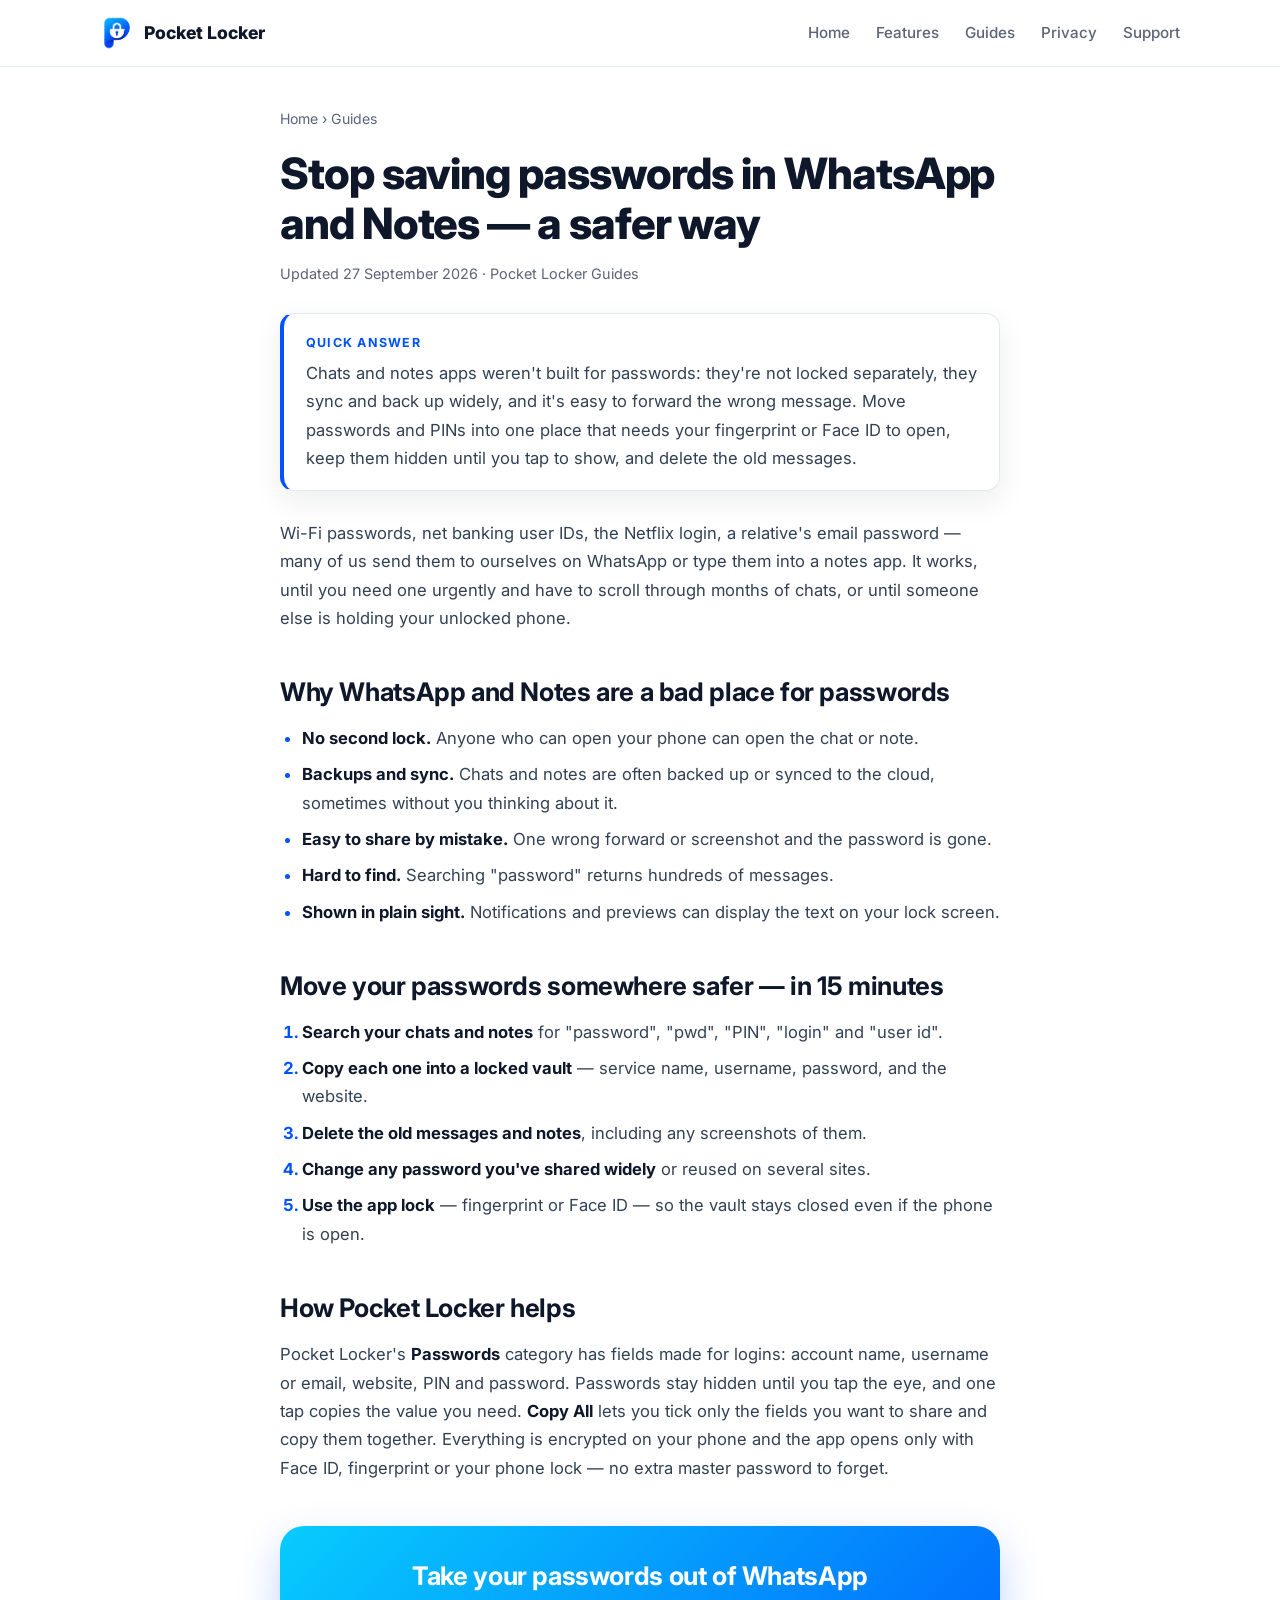
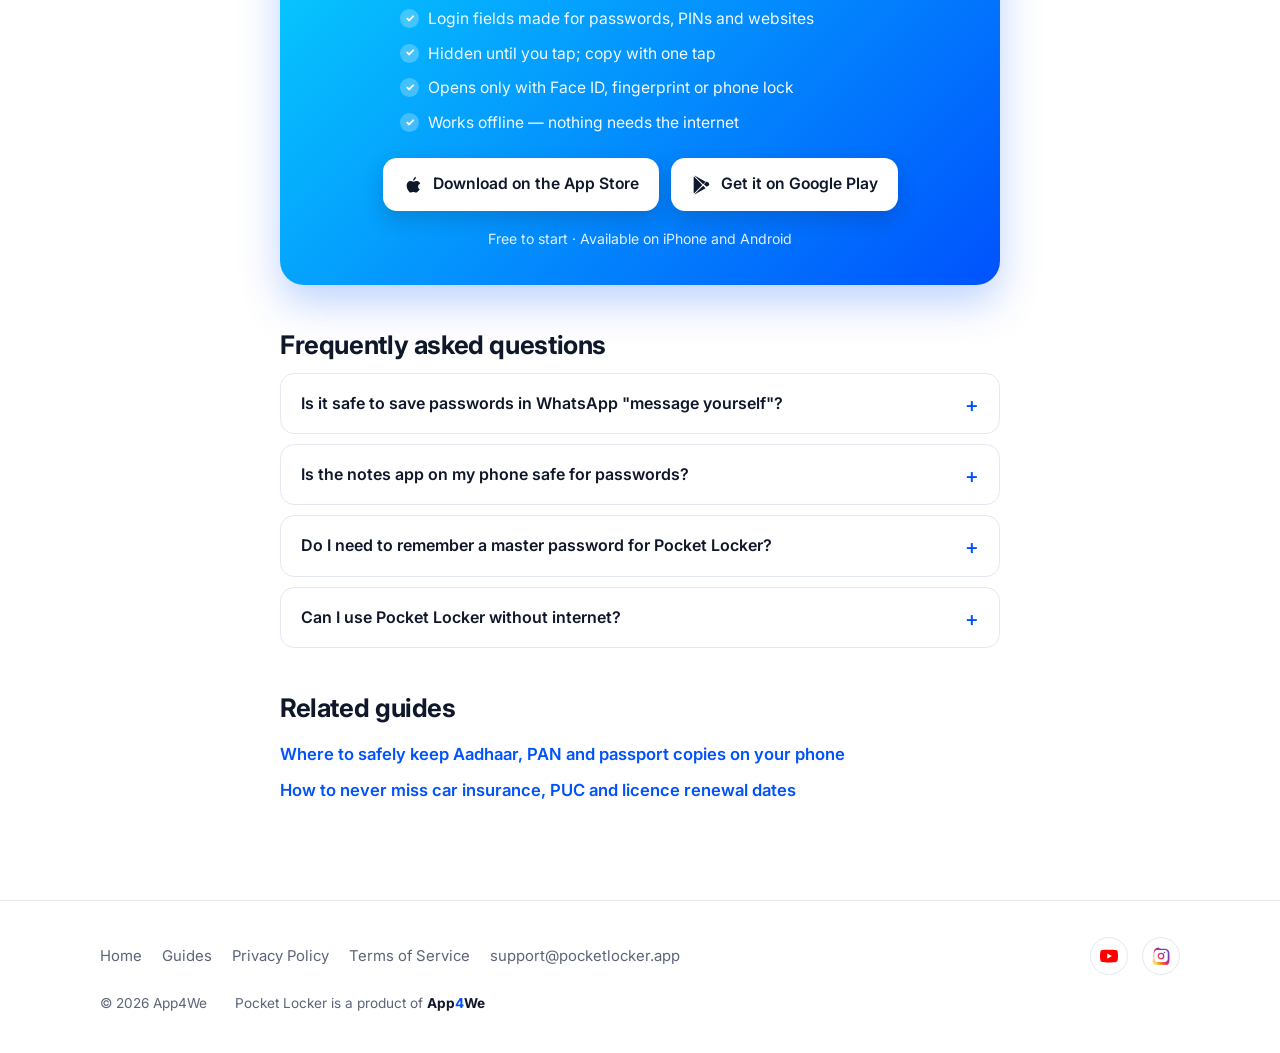
<file: guides/stop-saving-passwords-in-whatsapp-notes.html>
<!DOCTYPE html>
<html lang="en-IN">
<head>
<meta charset="UTF-8">
<meta name="viewport" content="width=device-width, initial-scale=1.0">
<title>Stop Saving Passwords in WhatsApp &amp; Notes | Pocket Locker</title>
<meta name="description" content="Saving passwords in WhatsApp chats or the notes app is risky. Here is why, and how to move them into a locked vault in 15 minutes.">
<link rel="canonical" href="https://pocketlocker.app/guides/stop-saving-passwords-in-whatsapp-notes.html">
<meta property="og:type" content="article">
<meta property="og:title" content="Stop saving passwords in WhatsApp and Notes — a safer way">
<meta property="og:description" content="Saving passwords in WhatsApp chats or the notes app is risky. Here is why, and how to move them into a locked vault in 15 minutes.">
<meta property="og:url" content="https://pocketlocker.app/guides/stop-saving-passwords-in-whatsapp-notes.html">
<meta property="og:image" content="https://pocketlocker.app/logo.png">
<meta name="twitter:card" content="summary">
<link rel="preconnect" href="https://fonts.googleapis.com">
<link rel="preconnect" href="https://fonts.gstatic.com" crossorigin>
<link href="https://fonts.googleapis.com/css2?family=Inter:wght@400;500;600;700;800&display=swap" rel="stylesheet">
<link rel="stylesheet" href="guides-light.css">
<script type="application/ld+json">{"@context": "https://schema.org", "@type": "Article", "headline": "Stop saving passwords in WhatsApp and Notes — a safer way", "description": "Saving passwords in WhatsApp chats or the notes app is risky. Here is why, and how to move them into a locked vault in 15 minutes.", "datePublished": "2026-09-27", "dateModified": "2026-09-27", "author": {"@type": "Organization", "name": "Pocket Locker"}, "publisher": {"@type": "Organization", "name": "Pocket Locker", "logo": {"@type": "ImageObject", "url": "https://pocketlocker.app/logo.png"}}, "mainEntityOfPage": "https://pocketlocker.app/guides/stop-saving-passwords-in-whatsapp-notes.html"}</script>
<script type="application/ld+json">{"@context": "https://schema.org", "@type": "FAQPage", "mainEntity": [{"@type": "Question", "name": "Is it safe to save passwords in WhatsApp \"message yourself\"?", "acceptedAnswer": {"@type": "Answer", "text": "It is convenient but not safe: the chat has no separate lock, it can be included in backups, and it is easy to forward by mistake. Use a vault app that locks with your fingerprint or Face ID."}}, {"@type": "Question", "name": "Is the notes app on my phone safe for passwords?", "acceptedAnswer": {"@type": "Answer", "text": "Most notes are open to anyone who unlocks your phone and are often synced to the cloud. Unless the note is individually locked, it is not a good place for passwords."}}, {"@type": "Question", "name": "Do I need to remember a master password for Pocket Locker?", "acceptedAnswer": {"@type": "Answer", "text": "No. Pocket Locker uses your phone's own security — Face ID, fingerprint or screen lock — so there is no separate app password to forget."}}, {"@type": "Question", "name": "Can I use Pocket Locker without internet?", "acceptedAnswer": {"@type": "Answer", "text": "Yes. Everything is stored on your phone and works fully offline. Google Drive backup is optional."}}]}</script>
</head>
<body>
<header class="site-header">
  <div class="wrap">
    <a href="https://pocketlocker.app/" class="brand">
      <img src="../logo.png?v=3" alt="Pocket Locker" class="brand-mark-img">
      Pocket Locker
    </a>
    <nav class="nav-links">
      <a href="../index.html">Home</a>
      <a href="../index.html#features">Features</a>
      <a href="index.html">Guides</a>
      <a href="../privacy.html">Privacy</a>
      <a href="../support.html">Support</a>
    </nav>
  </div>
</header>
<main class="article-wrap">
  <nav class="crumbs"><a href="../index.html">Home</a> › <a href="index.html">Guides</a></nav>
  <article>
  <h1>Stop saving passwords in WhatsApp and Notes — a safer way</h1>
  <p class="article-meta">Updated 27 September 2026 · Pocket Locker Guides</p>

  <div class="tldr"><strong>Quick answer</strong>
  Chats and notes apps weren't built for passwords: they're not locked separately, they sync and back up widely, and it's easy to forward the wrong message. Move passwords and PINs into one place that needs your fingerprint or Face ID to open, keep them hidden until you tap to show, and delete the old messages.</div>

  <p>Wi-Fi passwords, net banking user IDs, the Netflix login, a relative's email password — many of us send them to ourselves on WhatsApp or type them into a notes app. It works, until you need one urgently and have to scroll through months of chats, or until someone else is holding your unlocked phone.</p>

  <h2>Why WhatsApp and Notes are a bad place for passwords</h2>
  <ul>
    <li><strong>No second lock.</strong> Anyone who can open your phone can open the chat or note.</li>
    <li><strong>Backups and sync.</strong> Chats and notes are often backed up or synced to the cloud, sometimes without you thinking about it.</li>
    <li><strong>Easy to share by mistake.</strong> One wrong forward or screenshot and the password is gone.</li>
    <li><strong>Hard to find.</strong> Searching "password" returns hundreds of messages.</li>
    <li><strong>Shown in plain sight.</strong> Notifications and previews can display the text on your lock screen.</li>
  </ul>

  <h2>Move your passwords somewhere safer — in 15 minutes</h2>
  <ol>
    <li><strong>Search your chats and notes</strong> for "password", "pwd", "PIN", "login" and "user id".</li>
    <li><strong>Copy each one into a locked vault</strong> — service name, username, password, and the website.</li>
    <li><strong>Delete the old messages and notes</strong>, including any screenshots of them.</li>
    <li><strong>Change any password you've shared widely</strong> or reused on several sites.</li>
    <li><strong>Use the app lock</strong> — fingerprint or Face ID — so the vault stays closed even if the phone is open.</li>
  </ol>

  <h2>How Pocket Locker helps</h2>
  <p>Pocket Locker's <strong>Passwords</strong> category has fields made for logins: account name, username or email, website, PIN and password. Passwords stay hidden until you tap the eye, and one tap copies the value you need. <strong>Copy All</strong> lets you tick only the fields you want to share and copy them together. Everything is encrypted on your phone and the app opens only with Face ID, fingerprint or your phone lock — no extra master password to forget.</p>
<div class="cta-box">
  <h2>Take your passwords out of WhatsApp</h2>
  <ul><li>Login fields made for passwords, PINs and websites</li><li>Hidden until you tap; copy with one tap</li><li>Opens only with Face ID, fingerprint or phone lock</li><li>Works offline — nothing needs the internet</li></ul>
  <div class="cta-btns">
  <a class="cta-btn" href="https://apps.apple.com/in/app/pocket-locker-private-vault/id6813628223" target="_blank" rel="noopener"><svg viewBox="0 0 24 24" fill="currentColor" aria-hidden="true"><path d="M17.05 20.28c-.98.95-2.05.8-3.08.35-1.09-.46-2.09-.48-3.24 0-1.44.62-2.2.44-3.06-.35C2.79 15.25 3.51 7.59 9.05 7.31c1.35.07 2.29.74 3.08.8.03-.02 2.1-1.14 4.19-.98 2.31.19 3.98 1.35 4.36 3.28-3.4.99-3.29 5.34-.42 6.98-.95.99-2.16 1.99-3.21 2.89z"/><path d="M12.15 6.85c-.24-2.05 1.5-4.28 3.36-4.85.28 2.09-1.68 4.7-3.36 4.85z"/></svg> Download on the App Store</a>
  <a class="cta-btn" href="https://play.google.com/store/apps/details?id=com.app4me.pocketlocker" target="_blank" rel="noopener"><svg viewBox="0 0 24 24" fill="currentColor" aria-hidden="true"><path d="M3.6 1.8c-.3.3-.4.7-.4 1.2v18c0 .5.1.9.4 1.2l10-10.2L3.6 1.8zm11 9.2l2.9-2.9L5.3 1.2c-.4-.2-.8-.3-1.1-.2l10.4 10zm0 2L4.2 23c.3.1.7 0 1.1-.2l12.2-6.9-2.9-2.9zm6.7-3.6l-2.7-1.6-3.1 3.2 3.1 3.2 2.7-1.6c.8-.5.8-1.7 0-3.2z"/></svg> Get it on Google Play</a>
  </div>
  <p class="cta-small">Free to start · Available on iPhone and Android</p>
</div>

  <section class="faq">
    <h2>Frequently asked questions</h2>
    <details><summary>Is it safe to save passwords in WhatsApp &quot;message yourself&quot;?</summary><p>It is convenient but not safe: the chat has no separate lock, it can be included in backups, and it is easy to forward by mistake. Use a vault app that locks with your fingerprint or Face ID.</p></details><details><summary>Is the notes app on my phone safe for passwords?</summary><p>Most notes are open to anyone who unlocks your phone and are often synced to the cloud. Unless the note is individually locked, it is not a good place for passwords.</p></details><details><summary>Do I need to remember a master password for Pocket Locker?</summary><p>No. Pocket Locker uses your phone's own security — Face ID, fingerprint or screen lock — so there is no separate app password to forget.</p></details><details><summary>Can I use Pocket Locker without internet?</summary><p>Yes. Everything is stored on your phone and works fully offline. Google Drive backup is optional.</p></details>
  </section>
  <section class="related">
    <h2>Related guides</h2>
    <ul><li><a href="store-aadhaar-pan-passport-safely-on-phone.html">Where to safely keep Aadhaar, PAN and passport copies on your phone</a></li><li><a href="never-miss-vehicle-insurance-puc-renewal.html">How to never miss car insurance, PUC and licence renewal dates</a></li></ul>
  </section>
  
  </article>
</main>
<footer class="site-footer">
  <div class="wrap">
    <div class="footer-top-row">
      <div class="footer-links">
        <a href="../index.html">Home</a>
        <a href="index.html">Guides</a>
        <a href="../privacy.html">Privacy Policy</a>
        <a href="../terms.html">Terms of Service</a>
        <span class="footer-email">support@pocketlocker.app</span>
      </div>
      <div class="footer-social">
        <a href="https://youtube.com/@pocketlocker.youtube" target="_blank" rel="noopener" aria-label="Pocket Locker on YouTube">
          <svg viewBox="0 0 24 24" fill="#FF0000"><path d="M23.5 6.2a3 3 0 00-2.1-2.1C19.4 3.5 12 3.5 12 3.5s-7.4 0-9.4.6A3 3 0 00.5 6.2 31 31 0 000 12a31 31 0 00.5 5.8 3 3 0 002.1 2.1c2 .6 9.4.6 9.4.6s7.4 0 9.4-.6a3 3 0 002.1-2.1A31 31 0 0024 12a31 31 0 00-.5-5.8zM9.6 15.5v-7l6.3 3.5-6.3 3.5z"/></svg>
        </a>
        <a href="https://www.instagram.com/pocketlocker.app" target="_blank" rel="noopener" aria-label="Pocket Locker on Instagram">
          <svg viewBox="0 0 24 24"><defs><linearGradient id="igGradient" x1="0%" y1="100%" x2="100%" y2="0%"><stop offset="0%" stop-color="#FEE411"/><stop offset="15%" stop-color="#FEDA77"/><stop offset="30%" stop-color="#F58529"/><stop offset="50%" stop-color="#DD2A7B"/><stop offset="70%" stop-color="#8134AF"/><stop offset="100%" stop-color="#515BD4"/></linearGradient></defs><path fill="url(#igGradient)" d="M12 2.2c3.2 0 3.6 0 4.9.07 1.2.06 2 .25 2.7.53.7.28 1.3.66 1.9 1.24.6.6.96 1.2 1.24 1.9.28.7.47 1.5.53 2.7.06 1.3.07 1.7.07 4.9s0 3.6-.07 4.9c-.06 1.2-.25 2-.53 2.7a5.4 5.4 0 01-1.24 1.9c-.6.6-1.2.96-1.9 1.24-.7.28-1.5.47-2.7.53-1.3.06-1.7.07-4.9.07s-3.6 0-4.9-.07c-1.2-.06-2-.25-2.7-.53a5.4 5.4 0 01-1.9-1.24 5.4 5.4 0 01-1.24-1.9c-.28-.7-.47-1.5-.53-2.7C2.21 15.6 2.2 15.2 2.2 12s0-3.6.07-4.9c.06-1.2.25-2 .53-2.7.28-.7.66-1.3 1.24-1.9A5.4 5.4 0 015.9 1.3c.7-.28 1.5-.47 2.7-.53C9.9 2.21 10.3 2.2 12 2.2zm0 1.8c-3.15 0-3.52 0-4.76.07-1 .04-1.5.2-1.86.34a3.3 3.3 0 00-1.2.78 3.3 3.3 0 00-.78 1.2c-.14.36-.3.85-.34 1.86C3 9.28 3 9.65 3 12s0 2.72.06 3.75c.04 1 .2 1.5.34 1.86.16.44.4.8.78 1.2.36.36.72.6 1.2.78.36.14.85.3 1.86.34 1.24.06 1.6.07 4.76.07s3.52 0 4.76-.07c1-.04 1.5-.2 1.86-.34.44-.16.8-.4 1.2-.78.36-.36.6-.72.78-1.2.14-.36.3-.85.34-1.86.06-1.03.06-1.4.06-3.75s0-2.72-.06-3.75c-.04-1-.2-1.5-.34-1.86a3.3 3.3 0 00-.78-1.2 3.3 3.3 0 00-1.2-.78c-.36-.14-.85-.3-1.86-.34C15.52 4 15.15 4 12 4zm0 3.5a4.5 4.5 0 110 9 4.5 4.5 0 010-9zm0 1.8a2.7 2.7 0 100 5.4 2.7 2.7 0 000-5.4zm5.7-2a1.05 1.05 0 11-2.1 0 1.05 1.05 0 012.1 0z"/></svg>
        </a>
      </div>
    </div>
    <span class="copyright">© <span id="year"></span> App4We<span class="copy-gap"></span>Pocket Locker is a product of <a class="app4we" href="https://app4we.com" target="_blank" rel="noopener">App<span class="four">4</span>We</a></span>
  </div>
</footer>
<script>document.getElementById('year').textContent = new Date().getFullYear();</script>
</body>
</html>
</file>
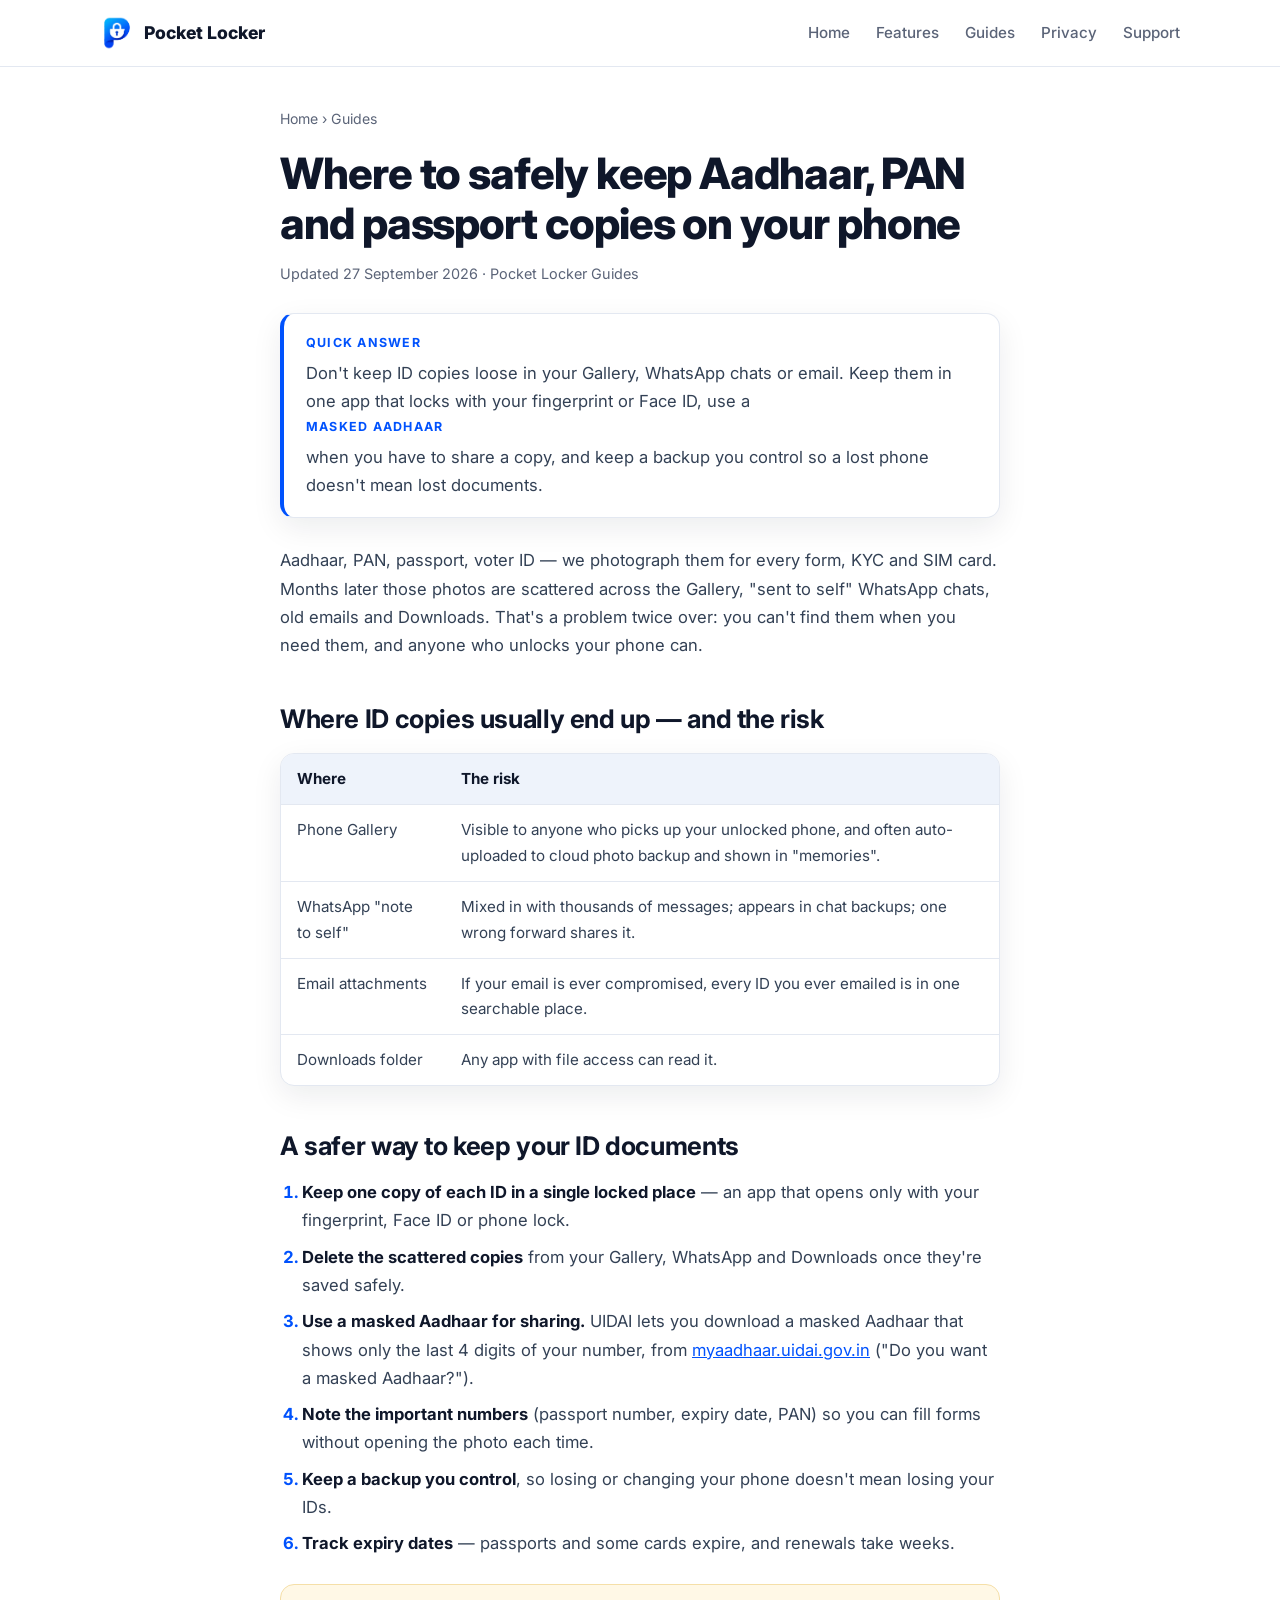
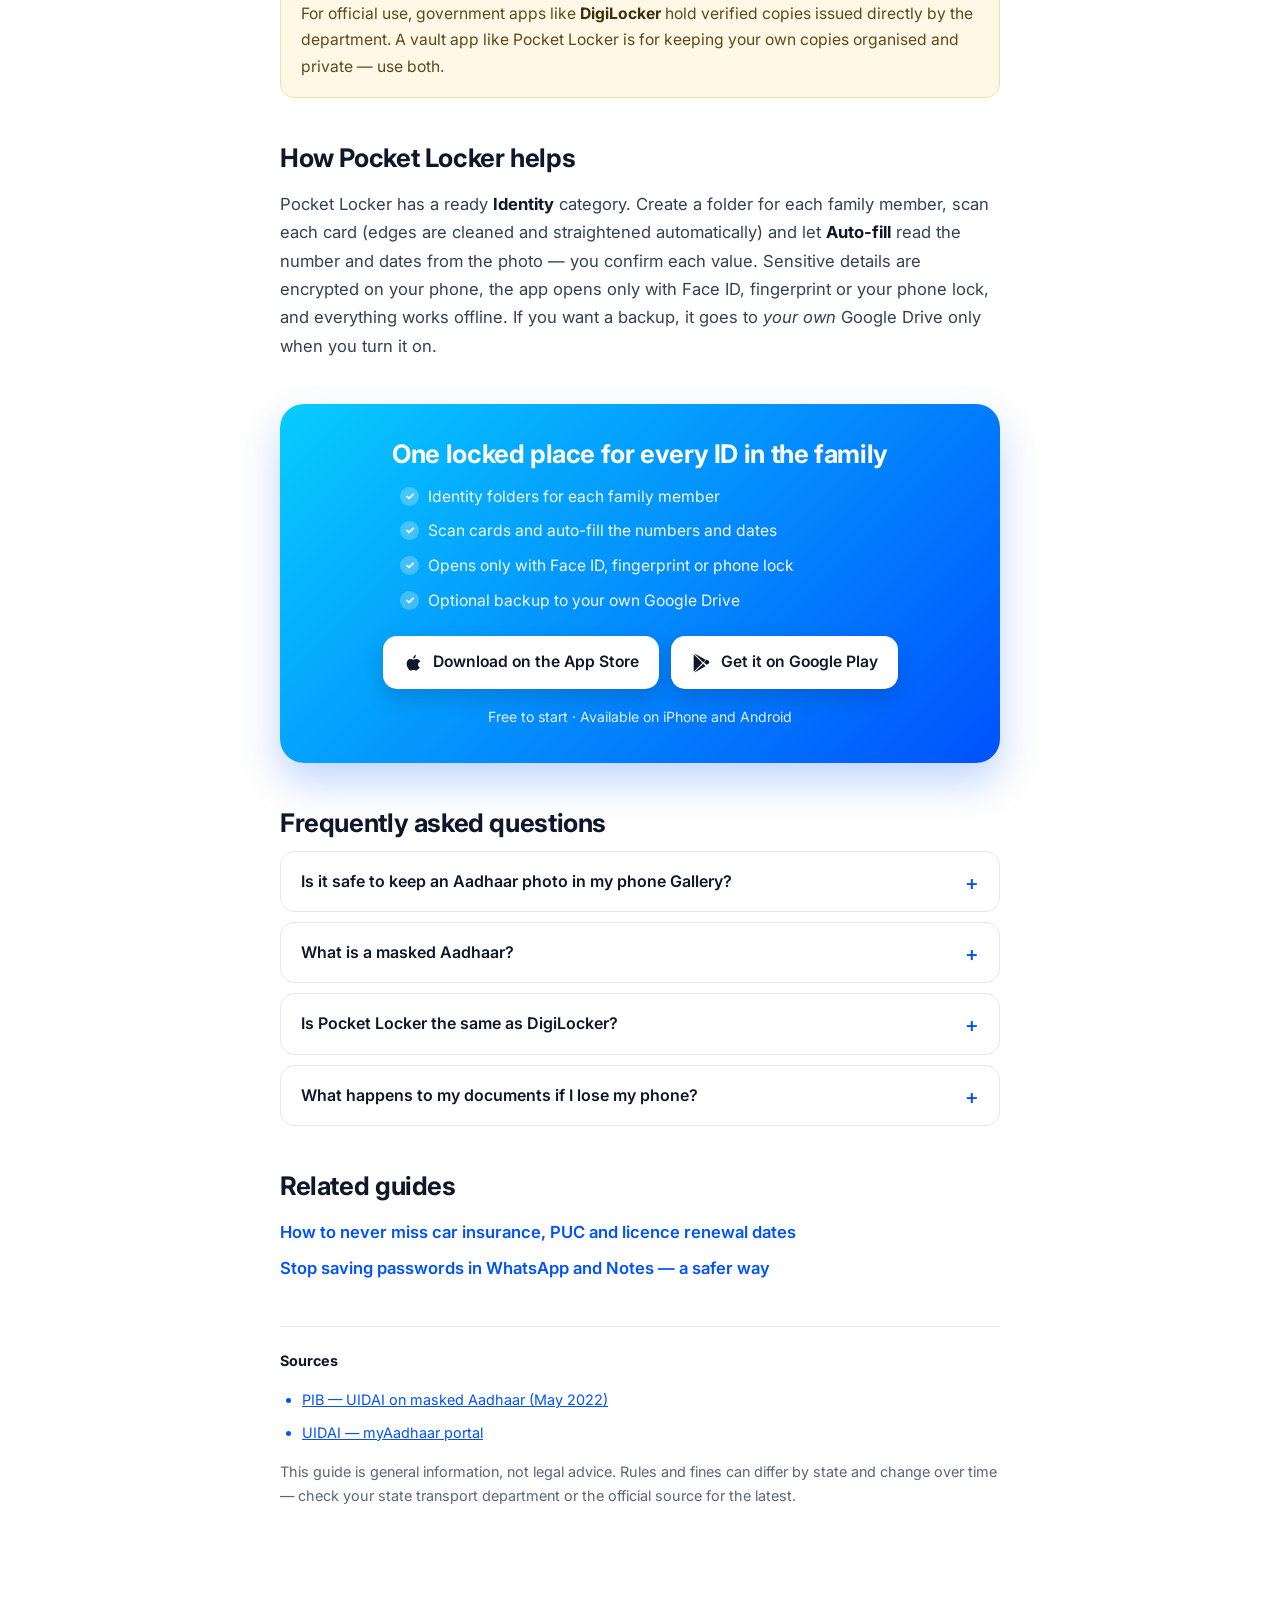
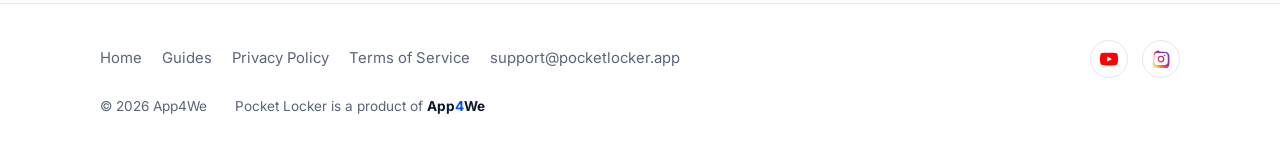
<file: guides/store-aadhaar-pan-passport-safely-on-phone.html>
<!DOCTYPE html>
<html lang="en-IN">
<head>
<meta charset="UTF-8">
<meta name="viewport" content="width=device-width, initial-scale=1.0">
<title>Keep Aadhaar, PAN &amp; Passport Copies Safe on Your Phone | Pocket Locker</title>
<meta name="description" content="Stop scattering ID photos across Gallery, WhatsApp and email. How to store Aadhaar, PAN and passport copies safely, use masked Aadhaar, and never lose them.">
<link rel="canonical" href="https://pocketlocker.app/guides/store-aadhaar-pan-passport-safely-on-phone.html">
<meta property="og:type" content="article">
<meta property="og:title" content="Where to safely keep Aadhaar, PAN and passport copies on your phone">
<meta property="og:description" content="Stop scattering ID photos across Gallery, WhatsApp and email. How to store Aadhaar, PAN and passport copies safely, use masked Aadhaar, and never lose them.">
<meta property="og:url" content="https://pocketlocker.app/guides/store-aadhaar-pan-passport-safely-on-phone.html">
<meta property="og:image" content="https://pocketlocker.app/logo.png">
<meta name="twitter:card" content="summary">
<link rel="preconnect" href="https://fonts.googleapis.com">
<link rel="preconnect" href="https://fonts.gstatic.com" crossorigin>
<link href="https://fonts.googleapis.com/css2?family=Inter:wght@400;500;600;700;800&display=swap" rel="stylesheet">
<link rel="stylesheet" href="guides-light.css">
<script type="application/ld+json">{"@context": "https://schema.org", "@type": "Article", "headline": "Where to safely keep Aadhaar, PAN and passport copies on your phone", "description": "Stop scattering ID photos across Gallery, WhatsApp and email. How to store Aadhaar, PAN and passport copies safely, use masked Aadhaar, and never lose them.", "datePublished": "2026-09-27", "dateModified": "2026-09-27", "author": {"@type": "Organization", "name": "Pocket Locker"}, "publisher": {"@type": "Organization", "name": "Pocket Locker", "logo": {"@type": "ImageObject", "url": "https://pocketlocker.app/logo.png"}}, "mainEntityOfPage": "https://pocketlocker.app/guides/store-aadhaar-pan-passport-safely-on-phone.html"}</script>
<script type="application/ld+json">{"@context": "https://schema.org", "@type": "FAQPage", "mainEntity": [{"@type": "Question", "name": "Is it safe to keep an Aadhaar photo in my phone Gallery?", "acceptedAnswer": {"@type": "Answer", "text": "It is risky: anyone with your unlocked phone can see it, and Gallery photos are often backed up to the cloud automatically. Keep it in a locked app instead and remove the Gallery copy."}}, {"@type": "Question", "name": "What is a masked Aadhaar?", "acceptedAnswer": {"@type": "Answer", "text": "A version of your Aadhaar that shows only the last 4 digits of the Aadhaar number. You can download it from UIDAI's website (myaadhaar.uidai.gov.in) and share it where the full number is not required."}}, {"@type": "Question", "name": "Is Pocket Locker the same as DigiLocker?", "acceptedAnswer": {"@type": "Answer", "text": "No. DigiLocker holds official, verified copies issued by government departments. Pocket Locker is a private vault for your own copies, numbers, passwords and reminders, organised the way you like. Many people use both."}}, {"@type": "Question", "name": "What happens to my documents if I lose my phone?", "acceptedAnswer": {"@type": "Answer", "text": "With Pocket Locker, if you turned on Google Drive backup, you can restore everything on a new phone. Without a backup, documents stored only on a lost phone cannot be recovered."}}]}</script>
</head>
<body>
<header class="site-header">
  <div class="wrap">
    <a href="https://pocketlocker.app/" class="brand">
      <img src="../logo.png?v=3" alt="Pocket Locker" class="brand-mark-img">
      Pocket Locker
    </a>
    <nav class="nav-links">
      <a href="../index.html">Home</a>
      <a href="../index.html#features">Features</a>
      <a href="index.html">Guides</a>
      <a href="../privacy.html">Privacy</a>
      <a href="../support.html">Support</a>
    </nav>
  </div>
</header>
<main class="article-wrap">
  <nav class="crumbs"><a href="../index.html">Home</a> › <a href="index.html">Guides</a></nav>
  <article>
  <h1>Where to safely keep Aadhaar, PAN and passport copies on your phone</h1>
  <p class="article-meta">Updated 27 September 2026 · Pocket Locker Guides</p>

  <div class="tldr"><strong>Quick answer</strong>
  Don't keep ID copies loose in your Gallery, WhatsApp chats or email. Keep them in one app that locks with your fingerprint or Face ID, use a <strong>masked Aadhaar</strong> when you have to share a copy, and keep a backup you control so a lost phone doesn't mean lost documents.</div>

  <p>Aadhaar, PAN, passport, voter ID — we photograph them for every form, KYC and SIM card. Months later those photos are scattered across the Gallery, "sent to self" WhatsApp chats, old emails and Downloads. That's a problem twice over: you can't find them when you need them, and anyone who unlocks your phone can.</p>

  <h2>Where ID copies usually end up — and the risk</h2>
  <div class="table-scroll"><table class="facts">
    <tr><th>Where</th><th>The risk</th></tr>
    <tr><td>Phone Gallery</td><td>Visible to anyone who picks up your unlocked phone, and often auto-uploaded to cloud photo backup and shown in "memories".</td></tr>
    <tr><td>WhatsApp "note to self"</td><td>Mixed in with thousands of messages; appears in chat backups; one wrong forward shares it.</td></tr>
    <tr><td>Email attachments</td><td>If your email is ever compromised, every ID you ever emailed is in one searchable place.</td></tr>
    <tr><td>Downloads folder</td><td>Any app with file access can read it.</td></tr>
  </table></div>

  <h2>A safer way to keep your ID documents</h2>
  <ol>
    <li><strong>Keep one copy of each ID in a single locked place</strong> — an app that opens only with your fingerprint, Face ID or phone lock.</li>
    <li><strong>Delete the scattered copies</strong> from your Gallery, WhatsApp and Downloads once they're saved safely.</li>
    <li><strong>Use a masked Aadhaar for sharing.</strong> UIDAI lets you download a masked Aadhaar that shows only the last 4 digits of your number, from <a href="https://myaadhaar.uidai.gov.in" target="_blank" rel="noopener">myaadhaar.uidai.gov.in</a> ("Do you want a masked Aadhaar?").</li>
    <li><strong>Note the important numbers</strong> (passport number, expiry date, PAN) so you can fill forms without opening the photo each time.</li>
    <li><strong>Keep a backup you control</strong>, so losing or changing your phone doesn't mean losing your IDs.</li>
    <li><strong>Track expiry dates</strong> — passports and some cards expire, and renewals take weeks.</li>
  </ol>

  <div class="note">For official use, government apps like <strong>DigiLocker</strong> hold verified copies issued directly by the department. A vault app like Pocket Locker is for keeping your own copies organised and private — use both.</div>

  <h2>How Pocket Locker helps</h2>
  <p>Pocket Locker has a ready <strong>Identity</strong> category. Create a folder for each family member, scan each card (edges are cleaned and straightened automatically) and let <strong>Auto-fill</strong> read the number and dates from the photo — you confirm each value. Sensitive details are encrypted on your phone, the app opens only with Face ID, fingerprint or your phone lock, and everything works offline. If you want a backup, it goes to <em>your own</em> Google Drive only when you turn it on.</p>
<div class="cta-box">
  <h2>One locked place for every ID in the family</h2>
  <ul><li>Identity folders for each family member</li><li>Scan cards and auto-fill the numbers and dates</li><li>Opens only with Face ID, fingerprint or phone lock</li><li>Optional backup to your own Google Drive</li></ul>
  <div class="cta-btns">
  <a class="cta-btn" href="https://apps.apple.com/in/app/pocket-locker-private-vault/id6813628223" target="_blank" rel="noopener"><svg viewBox="0 0 24 24" fill="currentColor" aria-hidden="true"><path d="M17.05 20.28c-.98.95-2.05.8-3.08.35-1.09-.46-2.09-.48-3.24 0-1.44.62-2.2.44-3.06-.35C2.79 15.25 3.51 7.59 9.05 7.31c1.35.07 2.29.74 3.08.8.03-.02 2.1-1.14 4.19-.98 2.31.19 3.98 1.35 4.36 3.28-3.4.99-3.29 5.34-.42 6.98-.95.99-2.16 1.99-3.21 2.89z"/><path d="M12.15 6.85c-.24-2.05 1.5-4.28 3.36-4.85.28 2.09-1.68 4.7-3.36 4.85z"/></svg> Download on the App Store</a>
  <a class="cta-btn" href="https://play.google.com/store/apps/details?id=com.app4me.pocketlocker" target="_blank" rel="noopener"><svg viewBox="0 0 24 24" fill="currentColor" aria-hidden="true"><path d="M3.6 1.8c-.3.3-.4.7-.4 1.2v18c0 .5.1.9.4 1.2l10-10.2L3.6 1.8zm11 9.2l2.9-2.9L5.3 1.2c-.4-.2-.8-.3-1.1-.2l10.4 10zm0 2L4.2 23c.3.1.7 0 1.1-.2l12.2-6.9-2.9-2.9zm6.7-3.6l-2.7-1.6-3.1 3.2 3.1 3.2 2.7-1.6c.8-.5.8-1.7 0-3.2z"/></svg> Get it on Google Play</a>
  </div>
  <p class="cta-small">Free to start · Available on iPhone and Android</p>
</div>

  <section class="faq">
    <h2>Frequently asked questions</h2>
    <details><summary>Is it safe to keep an Aadhaar photo in my phone Gallery?</summary><p>It is risky: anyone with your unlocked phone can see it, and Gallery photos are often backed up to the cloud automatically. Keep it in a locked app instead and remove the Gallery copy.</p></details><details><summary>What is a masked Aadhaar?</summary><p>A version of your Aadhaar that shows only the last 4 digits of the Aadhaar number. You can download it from UIDAI's website (myaadhaar.uidai.gov.in) and share it where the full number is not required.</p></details><details><summary>Is Pocket Locker the same as DigiLocker?</summary><p>No. DigiLocker holds official, verified copies issued by government departments. Pocket Locker is a private vault for your own copies, numbers, passwords and reminders, organised the way you like. Many people use both.</p></details><details><summary>What happens to my documents if I lose my phone?</summary><p>With Pocket Locker, if you turned on Google Drive backup, you can restore everything on a new phone. Without a backup, documents stored only on a lost phone cannot be recovered.</p></details>
  </section>
  <section class="related">
    <h2>Related guides</h2>
    <ul><li><a href="never-miss-vehicle-insurance-puc-renewal.html">How to never miss car insurance, PUC and licence renewal dates</a></li><li><a href="stop-saving-passwords-in-whatsapp-notes.html">Stop saving passwords in WhatsApp and Notes — a safer way</a></li></ul>
  </section>
  <section class="sources">
    <strong>Sources</strong>
    <ul><li><a href="https://www.pib.gov.in/Pressreleaseshare.aspx?PRID=1828797&reg=3&lang=2" target="_blank" rel="noopener">PIB — UIDAI on masked Aadhaar (May 2022)</a></li><li><a href="https://myaadhaar.uidai.gov.in" target="_blank" rel="noopener">UIDAI — myAadhaar portal</a></li></ul>
    <p>This guide is general information, not legal advice. Rules and fines can differ by state and change over time — check your state transport department or the official source for the latest.</p>
  </section>
  </article>
</main>
<footer class="site-footer">
  <div class="wrap">
    <div class="footer-top-row">
      <div class="footer-links">
        <a href="../index.html">Home</a>
        <a href="index.html">Guides</a>
        <a href="../privacy.html">Privacy Policy</a>
        <a href="../terms.html">Terms of Service</a>
        <span class="footer-email">support@pocketlocker.app</span>
      </div>
      <div class="footer-social">
        <a href="https://youtube.com/@pocketlocker.youtube" target="_blank" rel="noopener" aria-label="Pocket Locker on YouTube">
          <svg viewBox="0 0 24 24" fill="#FF0000"><path d="M23.5 6.2a3 3 0 00-2.1-2.1C19.4 3.5 12 3.5 12 3.5s-7.4 0-9.4.6A3 3 0 00.5 6.2 31 31 0 000 12a31 31 0 00.5 5.8 3 3 0 002.1 2.1c2 .6 9.4.6 9.4.6s7.4 0 9.4-.6a3 3 0 002.1-2.1A31 31 0 0024 12a31 31 0 00-.5-5.8zM9.6 15.5v-7l6.3 3.5-6.3 3.5z"/></svg>
        </a>
        <a href="https://www.instagram.com/pocketlocker.app" target="_blank" rel="noopener" aria-label="Pocket Locker on Instagram">
          <svg viewBox="0 0 24 24"><defs><linearGradient id="igGradient" x1="0%" y1="100%" x2="100%" y2="0%"><stop offset="0%" stop-color="#FEE411"/><stop offset="15%" stop-color="#FEDA77"/><stop offset="30%" stop-color="#F58529"/><stop offset="50%" stop-color="#DD2A7B"/><stop offset="70%" stop-color="#8134AF"/><stop offset="100%" stop-color="#515BD4"/></linearGradient></defs><path fill="url(#igGradient)" d="M12 2.2c3.2 0 3.6 0 4.9.07 1.2.06 2 .25 2.7.53.7.28 1.3.66 1.9 1.24.6.6.96 1.2 1.24 1.9.28.7.47 1.5.53 2.7.06 1.3.07 1.7.07 4.9s0 3.6-.07 4.9c-.06 1.2-.25 2-.53 2.7a5.4 5.4 0 01-1.24 1.9c-.6.6-1.2.96-1.9 1.24-.7.28-1.5.47-2.7.53-1.3.06-1.7.07-4.9.07s-3.6 0-4.9-.07c-1.2-.06-2-.25-2.7-.53a5.4 5.4 0 01-1.9-1.24 5.4 5.4 0 01-1.24-1.9c-.28-.7-.47-1.5-.53-2.7C2.21 15.6 2.2 15.2 2.2 12s0-3.6.07-4.9c.06-1.2.25-2 .53-2.7.28-.7.66-1.3 1.24-1.9A5.4 5.4 0 015.9 1.3c.7-.28 1.5-.47 2.7-.53C9.9 2.21 10.3 2.2 12 2.2zm0 1.8c-3.15 0-3.52 0-4.76.07-1 .04-1.5.2-1.86.34a3.3 3.3 0 00-1.2.78 3.3 3.3 0 00-.78 1.2c-.14.36-.3.85-.34 1.86C3 9.28 3 9.65 3 12s0 2.72.06 3.75c.04 1 .2 1.5.34 1.86.16.44.4.8.78 1.2.36.36.72.6 1.2.78.36.14.85.3 1.86.34 1.24.06 1.6.07 4.76.07s3.52 0 4.76-.07c1-.04 1.5-.2 1.86-.34.44-.16.8-.4 1.2-.78.36-.36.6-.72.78-1.2.14-.36.3-.85.34-1.86.06-1.03.06-1.4.06-3.75s0-2.72-.06-3.75c-.04-1-.2-1.5-.34-1.86a3.3 3.3 0 00-.78-1.2 3.3 3.3 0 00-1.2-.78c-.36-.14-.85-.3-1.86-.34C15.52 4 15.15 4 12 4zm0 3.5a4.5 4.5 0 110 9 4.5 4.5 0 010-9zm0 1.8a2.7 2.7 0 100 5.4 2.7 2.7 0 000-5.4zm5.7-2a1.05 1.05 0 11-2.1 0 1.05 1.05 0 012.1 0z"/></svg>
        </a>
      </div>
    </div>
    <span class="copyright">© <span id="year"></span> App4We<span class="copy-gap"></span>Pocket Locker is a product of <a class="app4we" href="https://app4we.com" target="_blank" rel="noopener">App<span class="four">4</span>We</a></span>
  </div>
</footer>
<script>document.getElementById('year').textContent = new Date().getFullYear();</script>
</body>
</html>
</file>
<file: guides/guides-light.css>
/* Pocket Locker guides — light theme matching the homepage */
:root {
  --bg: #FFFFFF;
  --bg-alt: #EEF3FB;
  --card: #FFFFFF;
  --text: #0F172A;
  --muted: #5B6478;
  --border: #E3E8F1;
  --blue: #0052FD;
  --cyan: #07CCFD;
  --grad: linear-gradient(135deg, #07CCFD 0%, #0052FD 100%);
  --green: #16A34A;
  --shadow: 0 10px 30px rgba(15, 23, 42, 0.08);
}
* { box-sizing: border-box; }
html { scroll-behavior: smooth; }
body {
  margin: 0;
  font-family: 'Inter', system-ui, -apple-system, 'Segoe UI', Roboto, sans-serif;
  background: var(--bg);
  color: var(--text);
  line-height: 1.7;
  -webkit-font-smoothing: antialiased;
}
img { max-width: 100%; height: auto; display: block; }
a { color: var(--blue); }
.wrap { max-width: 1120px; margin: 0 auto; padding: 0 20px; }

/* ---------- Header ---------- */
.site-header {
  position: sticky; top: 0; z-index: 50;
  background: rgba(255, 255, 255, 0.9);
  backdrop-filter: saturate(180%) blur(12px);
  -webkit-backdrop-filter: saturate(180%) blur(12px);
  border-bottom: 1px solid var(--border);
}
.site-header .wrap { display: flex; align-items: center; justify-content: space-between; height: 66px; gap: 16px; }
.brand { display: flex; align-items: center; gap: 10px; font-weight: 800; font-size: 1.1rem; color: var(--text); text-decoration: none; }
.brand-mark-img { width: 34px; height: 34px; border-radius: 9px; object-fit: cover; }
.nav-links { display: flex; align-items: center; gap: 26px; }
.nav-links a { color: var(--muted); text-decoration: none; font-weight: 500; font-size: 0.95rem; }
.nav-links a:hover { color: var(--text); }
@media (max-width: 760px) { .nav-links { gap: 16px; } .nav-links a:nth-child(n+4) { display: none; } }
@media (max-width: 420px) { .nav-links a:nth-child(2) { display: none; } }

/* ---------- Article layout ---------- */
.article-wrap { max-width: 760px; margin: 0 auto; padding: 40px 20px 20px; }
.crumbs { font-size: 0.88rem; color: var(--muted); margin-bottom: 18px; }
.crumbs a { color: var(--muted); text-decoration: none; }
.crumbs a:hover { color: var(--blue); }
.article-wrap h1 { font-size: clamp(1.9rem, 4.6vw, 2.7rem); line-height: 1.15; letter-spacing: -0.025em; font-weight: 800; margin: 0 0 14px; }
.article-wrap h2 { font-size: clamp(1.3rem, 3vw, 1.6rem); line-height: 1.25; letter-spacing: -0.015em; margin: 44px 0 12px; }
.article-wrap h3 { font-size: 1.15rem; margin: 28px 0 8px; }
.article-wrap p, .article-wrap li { color: #334155; font-size: 1.04rem; }
.article-wrap > p { color: var(--muted); font-size: 1.1rem; }
.article-wrap ol, .article-wrap ul { padding-left: 22px; }
.article-wrap li { margin: 8px 0; }
.article-wrap li::marker { color: var(--blue); font-weight: 700; }
.article-wrap strong { color: var(--text); }
.article-meta { color: var(--muted) !important; font-size: 0.9rem !important; margin: 0 0 26px; }

/* Quick answer + note boxes */
.tldr {
  background: var(--card); border: 1px solid var(--border); border-left: 4px solid var(--blue);
  border-radius: 14px; padding: 18px 22px; margin: 0 0 28px; box-shadow: var(--shadow);
  color: #334155; font-size: 1.04rem;
}
.tldr strong { display: block; color: var(--blue); font-size: 0.78rem; letter-spacing: 0.1em; text-transform: uppercase; margin-bottom: 6px; }
.note {
  background: #FFF8E6; border: 1px solid #F5DFA8; border-radius: 14px;
  padding: 16px 20px; margin: 26px 0; color: #5C4A1A; font-size: 0.98rem;
}
.note strong { color: #3D2F0A; }

/* Tables */
.table-scroll { overflow-x: auto; margin: 18px 0; border-radius: 14px; border: 1px solid var(--border); background: var(--card); box-shadow: var(--shadow); }
table.facts { width: 100%; border-collapse: collapse; font-size: 0.95rem; min-width: 560px; }
table.facts th { background: var(--bg-alt); color: var(--text); text-align: left; font-weight: 700; padding: 12px 16px; border-bottom: 1px solid var(--border); }
table.facts td { padding: 12px 16px; border-bottom: 1px solid var(--border); color: #334155; vertical-align: top; }
table.facts tr:last-child td { border-bottom: none; }

/* ---------- Guides list (guides/index.html) ---------- */
.guide-list { display: grid; gap: 16px; margin: 28px 0 10px; }
.guide-card {
  display: block; background: var(--card); border: 1px solid var(--border); border-radius: 16px;
  padding: 22px 24px; text-decoration: none; color: var(--text); box-shadow: var(--shadow);
  transition: transform 0.15s ease, border-color 0.15s ease;
}
.guide-card:hover { transform: translateY(-3px); border-color: var(--blue); }
.article-wrap .guide-card h2 { margin: 0 0 6px; font-size: 1.15rem; }
.article-wrap .guide-card p { margin: 0; color: var(--muted); font-size: 0.96rem; }

/* ---------- Download box ---------- */
.cta-box {
  background: var(--grad); color: #fff; border-radius: 24px;
  padding: 34px 30px; margin: 44px 0; text-align: center;
  box-shadow: 0 18px 40px rgba(0, 82, 253, 0.25);
}
.article-wrap .cta-box h2 { color: #fff; margin: 0 0 14px; }
.cta-box ul { list-style: none; padding: 0; margin: 0 auto 22px; max-width: 480px; text-align: left; }
.article-wrap .cta-box li { color: rgba(255, 255, 255, 0.95); position: relative; padding-left: 28px; margin: 8px 0; font-size: 0.98rem; }
.cta-box li::before {
  content: "✓"; position: absolute; left: 0; top: 3px; width: 19px; height: 19px; border-radius: 50%;
  background: rgba(255, 255, 255, 0.25); color: #fff; font-size: 0.7rem; font-weight: 800;
  display: flex; align-items: center; justify-content: center;
}
.cta-btns { display: flex; flex-wrap: wrap; gap: 12px; justify-content: center; }
.cta-btn {
  display: inline-flex; align-items: center; gap: 10px;
  background: #fff; color: #0F172A; text-decoration: none; font-weight: 600; font-size: 0.98rem;
  padding: 13px 20px; border-radius: 14px; box-shadow: 0 8px 20px rgba(15, 23, 42, 0.18);
  transition: transform 0.15s ease;
}
.cta-btn:hover { transform: translateY(-2px); }
.cta-btn svg { width: 20px; height: 20px; flex-shrink: 0; }
.article-wrap .cta-small { color: rgba(255, 255, 255, 0.88); font-size: 0.88rem; margin: 16px 0 0; }

/* ---------- FAQ, related, sources ---------- */
.faq details {
  background: var(--card); border: 1px solid var(--border); border-radius: 14px;
  padding: 0 20px; margin: 10px 0;
}
.faq summary { cursor: pointer; font-weight: 600; padding: 16px 0; list-style: none; position: relative; padding-right: 28px; }
.faq summary::-webkit-details-marker { display: none; }
.faq summary::after { content: "+"; position: absolute; right: 0; top: 13px; font-size: 1.3rem; color: var(--blue); font-weight: 500; }
.faq details[open] summary::after { content: "–"; }
.faq details p { margin: 0 0 16px; }
.related ul { list-style: none; padding: 0; }
.related li { margin: 8px 0; }
.related a { font-weight: 600; text-decoration: none; }
.related a:hover { text-decoration: underline; }
.sources { margin-top: 44px; padding-top: 22px; border-top: 1px solid var(--border); font-size: 0.9rem; }
.article-wrap .sources li, .article-wrap .sources p { font-size: 0.9rem; color: var(--muted); }

/* ---------- Footer ---------- */
.site-footer { padding: 36px 0; border-top: 1px solid var(--border); margin-top: 60px; }
.footer-top-row { display: flex; flex-wrap: wrap; gap: 18px; align-items: center; justify-content: space-between; margin-bottom: 14px; }
.footer-links { display: flex; flex-wrap: wrap; gap: 20px; align-items: center; }
.footer-links a, .footer-email { color: var(--muted); text-decoration: none; font-size: 0.93rem; }
.footer-links a:hover { color: var(--text); }
.footer-social { display: flex; gap: 14px; }
.footer-social a { display: inline-flex; width: 38px; height: 38px; align-items: center; justify-content: center; border-radius: 50%; background: var(--card); border: 1px solid var(--border); transition: transform 0.15s ease; }
.footer-social a:hover { transform: translateY(-2px); }
.footer-social svg { width: 18px; height: 18px; }
.copyright { color: var(--muted); font-size: 0.85rem; }
.copy-gap { display: inline-block; width: 28px; }
.app4we { color: var(--text); font-weight: 700; text-decoration: none; }
.app4we:hover { text-decoration: underline; }
.app4we .four { color: var(--blue); }
</file>
